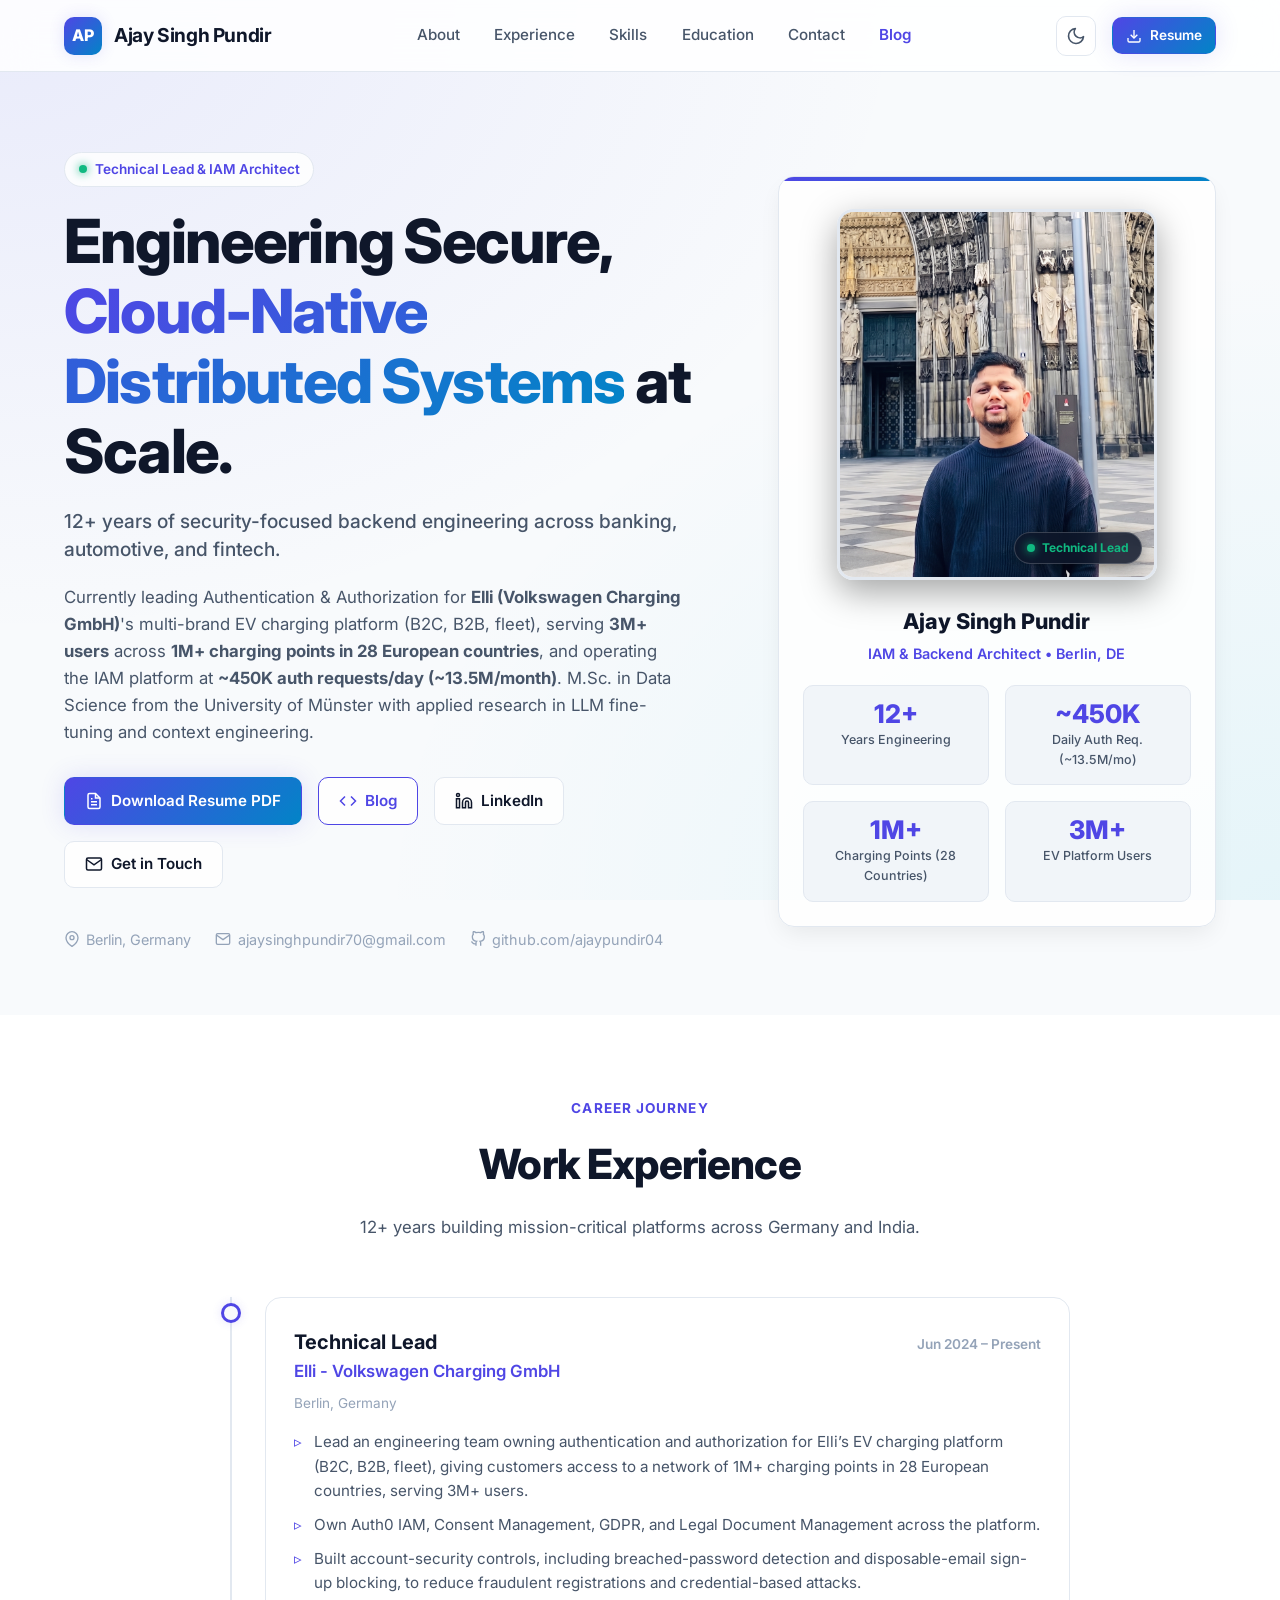
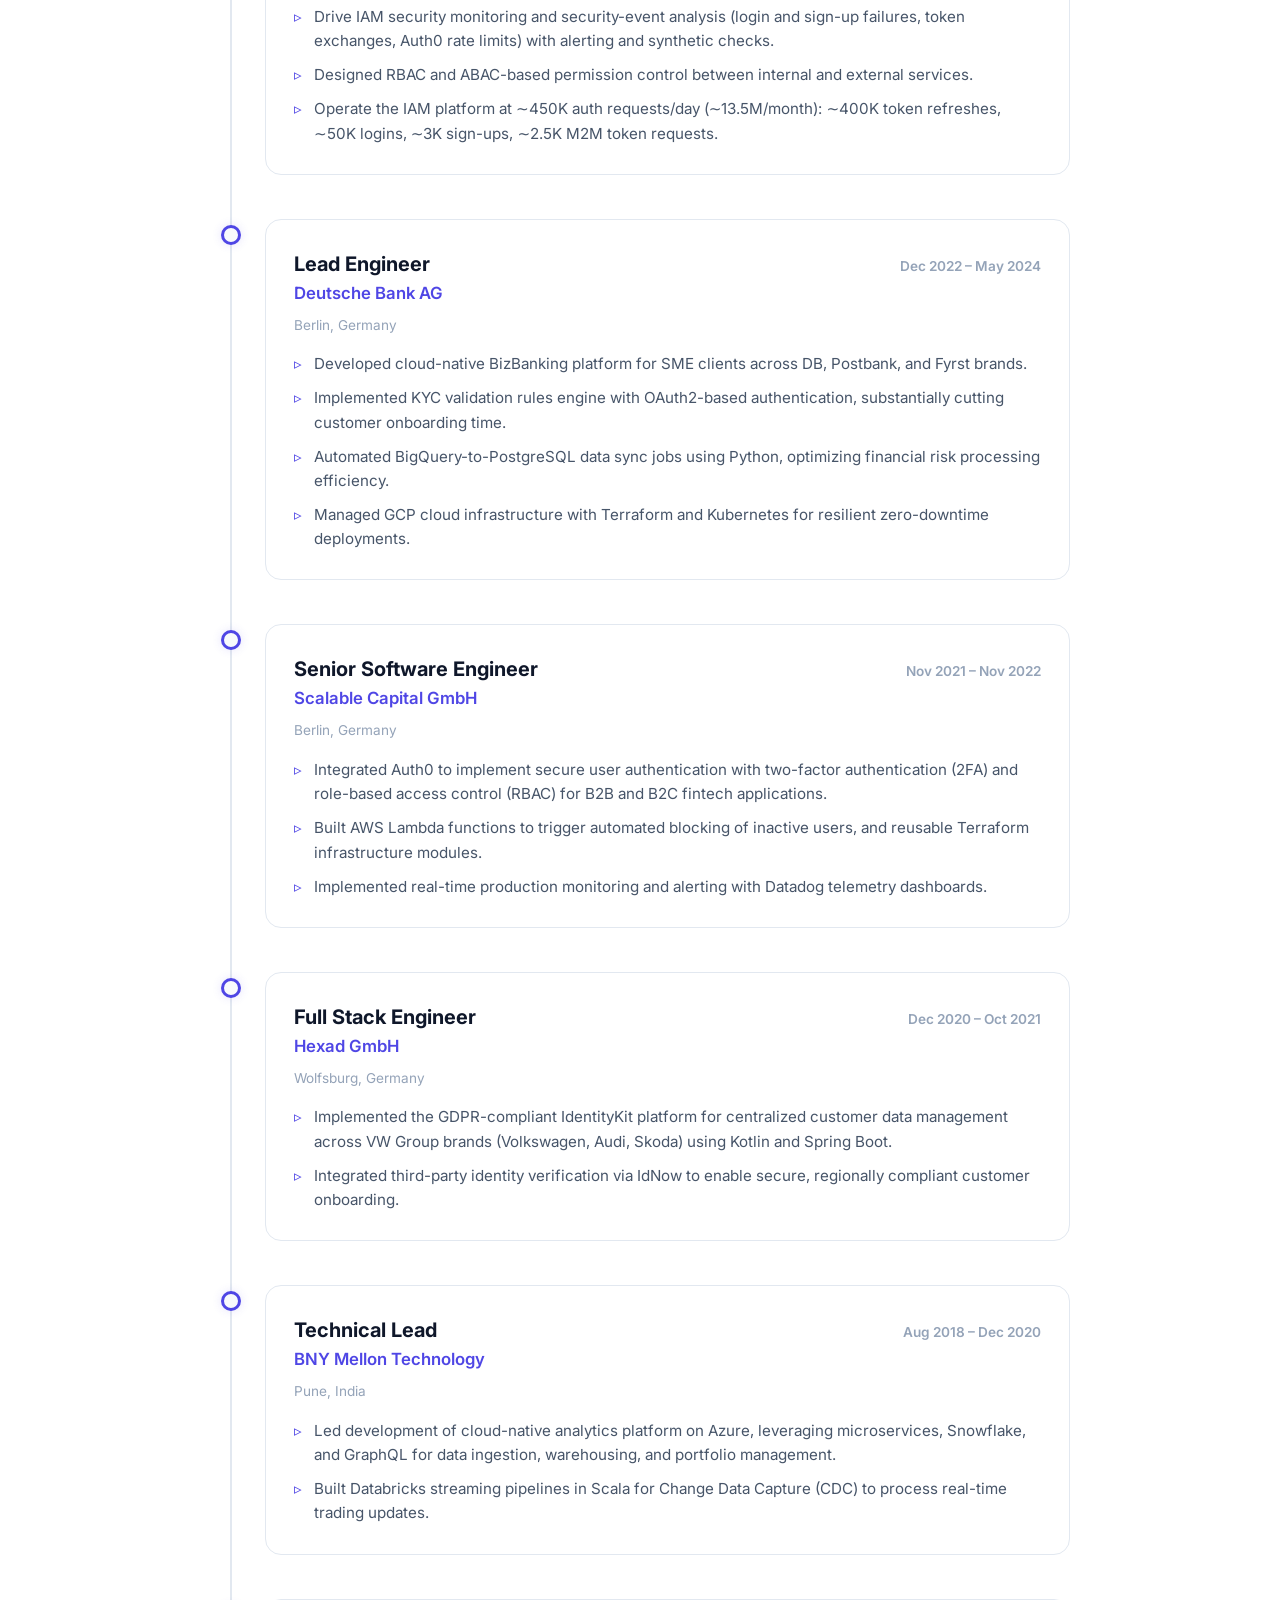
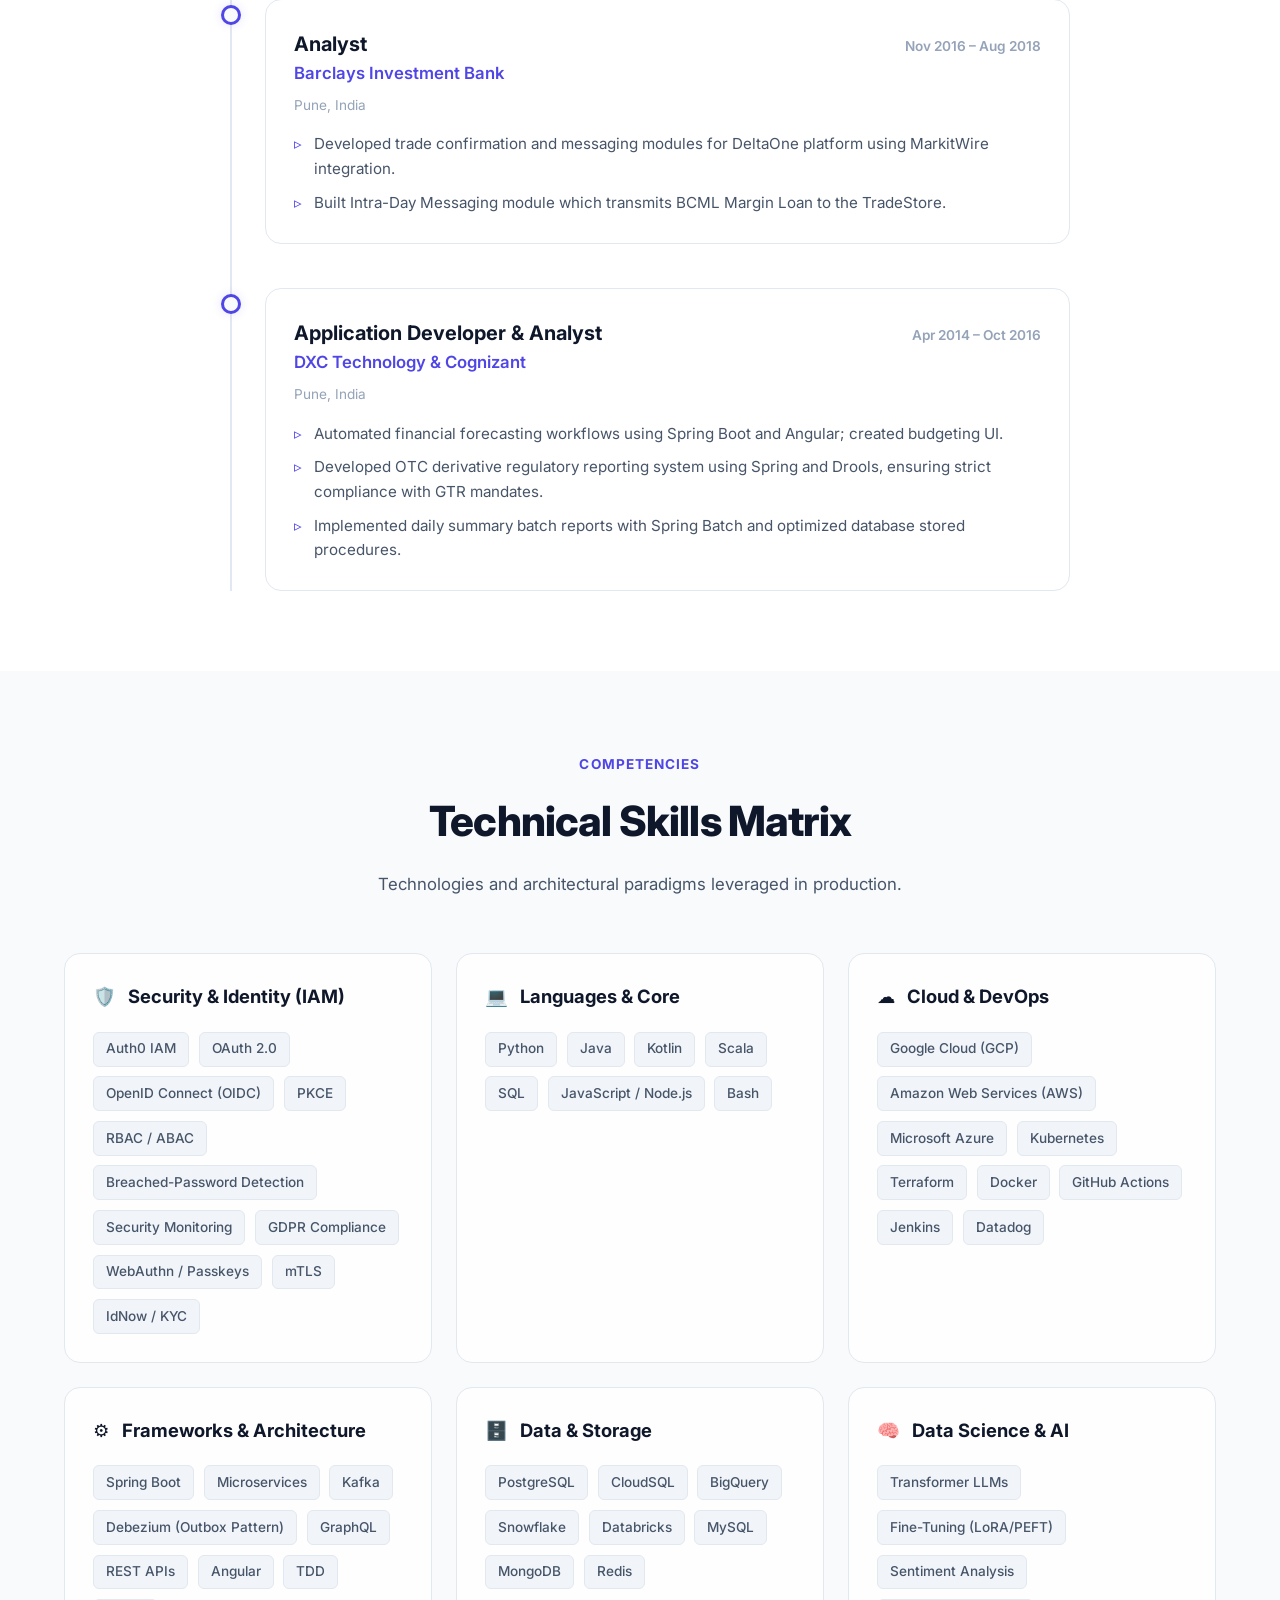
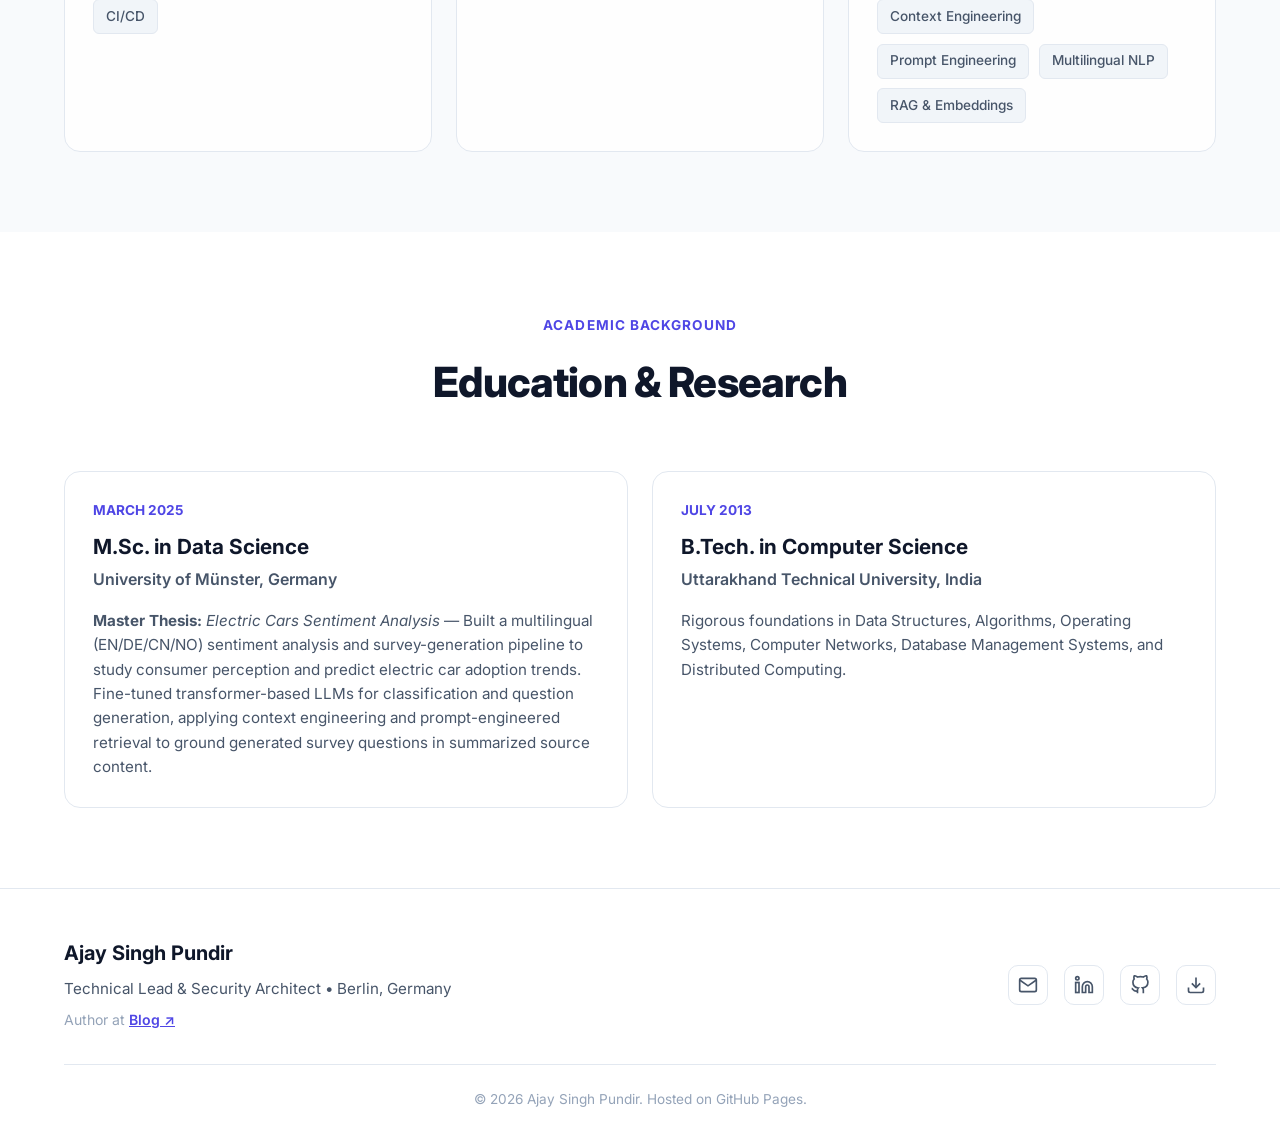
<file: index.html>
<!DOCTYPE html>
<html lang="en" data-theme="dark">
<head>
  <meta charset="UTF-8">
  <meta name="viewport" content="width=device-width, initial-scale=1.0">
  <title>Ajay Singh Pundir | Technical Lead & Security Architect</title>
  <meta name="description" content="Technical Lead with 12+ years of security-focused backend engineering across banking, automotive, and fintech. Currently leads Authentication & Authorization at Elli (Volkswagen Charging GmbH). M.Sc. in Data Science.">
  <meta name="author" content="Ajay Singh Pundir">

  <!-- Canonical & Search Optimization -->
  <link rel="canonical" href="https://ajaypundir04.github.io/aj-profile/">
  <meta name="robots" content="index, follow, max-snippet:-1, max-image-preview:large, max-video-preview:-1">
  <meta name="keywords" content="Ajay Singh Pundir, Technical Lead, Security Architect, system design interview questions, interview questions, software engineering interview questions, IAM, OAuth2, OpenID Connect, Distributed Systems, Cloud Architecture, Elli, Volkswagen Charging, Data Science, Berlin Software Engineer">

  <!-- Open Graph / Social -->
  <meta property="og:type" content="profile">
  <meta property="og:site_name" content="Ajay Singh Pundir">
  <meta property="og:locale" content="en_US">
  <meta property="og:url" content="https://ajaypundir04.github.io/aj-profile/">
  <meta property="og:title" content="Ajay Singh Pundir | Technical Lead & Security Architect">
  <meta property="og:description" content="Technical Lead with 12+ years of security-focused backend engineering across banking, automotive, and fintech. Currently leads Authentication & Authorization at Elli (Volkswagen Charging GmbH). M.Sc. in Data Science.">
  <meta property="og:image" content="https://ajaypundir04.github.io/aj-profile/profile.jpeg?v=3">

  <!-- Twitter Card -->
  <meta name="twitter:card" content="summary_large_image">
  <meta name="twitter:title" content="Ajay Singh Pundir | Technical Lead & Security Architect">
  <meta name="twitter:description" content="Technical Lead with 12+ years of security-focused backend engineering across banking, automotive, and fintech. Leads IAM at Elli (Volkswagen Charging GmbH).">
  <meta name="twitter:image" content="https://ajaypundir04.github.io/aj-profile/profile.jpeg?v=3">

  <!-- Structured Data: Schema.org Person & ProfilePage for AI & Search Engines -->
  <script type="application/ld+json">
  {
    "@context": "https://schema.org",
    "@graph": [
      {
        "@type": "Person",
        "@id": "https://ajaypundir04.github.io/aj-profile/#person",
        "name": "Ajay Singh Pundir",
        "jobTitle": "Technical Lead & Security Architect",
        "description": "Technical Lead with 12+ years of security-focused backend engineering across banking, automotive, and fintech. Leading Authentication & Authorization at Elli (Volkswagen Charging GmbH).",
        "url": "https://ajaypundir04.github.io/aj-profile/",
        "image": "https://ajaypundir04.github.io/aj-profile/profile.jpeg?v=3",
        "sameAs": [
          "https://linkedin.com/in/ajaysinghpundir",
          "https://github.com/ajaypundir04"
        ],
        "worksFor": {
          "@type": "Organization",
          "name": "Elli (Volkswagen Charging GmbH)"
        },
        "alumniOf": {
          "@type": "CollegeOrUniversity",
          "name": "University of Münster"
        },
        "address": {
          "@type": "PostalAddress",
          "addressLocality": "Berlin",
          "addressCountry": "Germany"
        },
        "knowsAbout": [
          "System Design Interview Architecture",
          "Technical Interview Questions & Preparation",
          "Identity and Access Management (IAM)",
          "OAuth 2.0 & OpenID Connect",
          "Distributed Systems Architecture",
          "Cloud Security",
          "Kubernetes",
          "Microservices",
          "EV Charging Infrastructure",
          "Data Science & Machine Learning"
        ]
      },
      {
        "@type": "ProfilePage",
        "@id": "https://ajaypundir04.github.io/aj-profile/#webpage",
        "url": "https://ajaypundir04.github.io/aj-profile/",
        "name": "Ajay Singh Pundir | Technical Lead & Security Architect",
        "isPartOf": {
          "@type": "WebSite",
          "@id": "https://ajaypundir04.github.io/aj-profile/#website",
          "url": "https://ajaypundir04.github.io/aj-profile/",
          "name": "Ajay Singh Pundir Portfolio & Engineering Hub"
        },
        "mainEntity": {
          "@id": "https://ajaypundir04.github.io/aj-profile/#person"
        }
      }
    ]
  }
  </script>

  <!-- Fonts -->
  <link rel="preconnect" href="https://fonts.googleapis.com">
  <link rel="preconnect" href="https://fonts.gstatic.com" crossorigin>
  <link href="https://fonts.googleapis.com/css2?family=Inter:wght@400;500;600;700;800&family=JetBrains+Mono:wght@400;500;700&display=swap" rel="stylesheet">

  <!-- CSS -->
  <link rel="stylesheet" href="assets/css/style.css">
</head>
<body>

  <!-- Navigation -->
  <header class="site-header">
    <div class="container nav-wrapper">
      <a href="index.html" class="logo">
        <span class="logo-badge">AP</span>
        <span>Ajay Singh Pundir</span>
      </a>

      <nav class="nav-links" id="nav-links">
        <a href="#about" class="nav-link">About</a>
        <a href="#experience" class="nav-link">Experience</a>
        <a href="#skills" class="nav-link">Skills</a>
        <a href="#education" class="nav-link">Education</a>
        <a href="#contact" class="nav-link">Contact</a>
        <a href="blog/index.html" class="nav-link" style="color: var(--accent-primary); font-weight: 600;">Blog</a>
      </nav>

      <div class="nav-actions">
        <button class="theme-toggle-btn" id="theme-toggle" aria-label="Toggle theme">
          <svg width="20" height="20" viewBox="0 0 24 24" fill="none" stroke="currentColor" stroke-width="2"><circle cx="12" cy="12" r="5"></circle><line x1="12" y1="1" x2="12" y2="3"></line><line x1="12" y1="21" x2="12" y2="23"></line><line x1="4.22" y1="4.22" x2="5.64" y2="5.64"></line><line x1="18.36" y1="18.36" x2="19.78" y2="19.78"></line><line x1="1" y1="12" x2="3" y2="12"></line><line x1="21" y1="12" x2="23" y2="12"></line><line x1="4.22" y1="19.78" x2="5.64" y2="18.36"></line><line x1="18.36" y1="5.64" x2="19.78" y2="4.22"></line></svg>
        </button>
        <a href="assets/resume_ajay_pundir.pdf" download class="btn btn-primary btn-sm">
          <svg width="16" height="16" viewBox="0 0 24 24" fill="none" stroke="currentColor" stroke-width="2"><path d="M21 15v4a2 2 0 0 1-2 2H5a2 2 0 0 1-2-2v-4"></path><polyline points="7 10 12 15 17 10"></polyline><line x1="12" y1="15" x2="12" y2="3"></line></svg>
          Resume
        </a>
        <button class="mobile-menu-btn" id="mobile-menu-btn" aria-label="Toggle navigation menu">
          <svg width="24" height="24" viewBox="0 0 24 24" fill="none" stroke="currentColor" stroke-width="2"><line x1="3" y1="12" x2="21" y2="12"></line><line x1="3" y1="6" x2="21" y2="6"></line><line x1="3" y1="18" x2="21" y2="18"></line></svg>
        </button>
      </div>
    </div>
  </header>

  <!-- Hero Section -->
  <section class="hero-section" id="about">
    <div class="container hero-grid">
      <div class="hero-content">
        <div class="hero-eyebrow">
          <span class="status-dot"></span>
          Technical Lead & IAM Architect
        </div>
        <h1 class="hero-title">
          Engineering Secure, <span class="gradient-text">Cloud-Native Distributed Systems</span> at Scale.
        </h1>
        <p class="hero-subtitle">
          12+ years of security-focused backend engineering across banking, automotive, and fintech.
        </p>
        <p class="hero-description">
          Currently leading Authentication & Authorization for <strong>Elli (Volkswagen Charging GmbH)</strong>'s multi-brand EV charging platform (B2C, B2B, fleet), serving <strong>3M+ users</strong> across <strong>1M+ charging points in 28 European countries</strong>, and operating the IAM platform at <strong>~450K auth requests/day (~13.5M/month)</strong>. M.Sc. in Data Science from the University of Münster with applied research in LLM fine-tuning and context engineering.
        </p>
        <div class="hero-cta">
          <a href="assets/resume_ajay_pundir.pdf" download class="btn btn-primary">
            <svg width="18" height="18" viewBox="0 0 24 24" fill="none" stroke="currentColor" stroke-width="2"><path d="M14 2H6a2 2 0 0 0-2 2v16a2 2 0 0 0 2 2h12a2 2 0 0 0 2-2V8z"></path><polyline points="14 2 14 8 20 8"></polyline><line x1="16" y1="13" x2="8" y2="13"></line><line x1="16" y1="17" x2="8" y2="17"></line><polyline points="10 9 9 9 8 9"></polyline></svg>
            Download Resume PDF
          </a>
          <a href="blog/index.html" class="btn btn-secondary" style="border-color: var(--accent-primary); color: var(--accent-primary); font-weight: 600;">
            <svg width="18" height="18" viewBox="0 0 24 24" fill="none" stroke="currentColor" stroke-width="2"><polyline points="16 18 22 12 16 6"></polyline><polyline points="8 6 2 12 8 18"></polyline></svg>
            Blog
          </a>
          <a href="https://linkedin.com/in/ajaysinghpundir" target="_blank" rel="noopener" class="btn btn-secondary">
            <svg width="18" height="18" viewBox="0 0 24 24" fill="none" stroke="currentColor" stroke-width="2"><path d="M16 8a6 6 0 0 1 6 6v7h-4v-7a2 2 0 0 0-2-2 2 2 0 0 0-2 2v7h-4v-7a6 6 0 0 1 6-6z"></path><rect x="2" y="9" width="4" height="12"></rect><circle cx="4" cy="4" r="2"></circle></svg>
            LinkedIn
          </a>
          <a href="mailto:ajaysinghpundir70@gmail.com" class="btn btn-secondary">
            <svg width="18" height="18" viewBox="0 0 24 24" fill="none" stroke="currentColor" stroke-width="2"><path d="M4 4h16c1.1 0 2 .9 2 2v12c0 1.1-.9 2-2 2H4c-1.1 0-2-.9-2-2V6c0-1.1.9-2 2-2z"></path><polyline points="22,6 12,13 2,6"></polyline></svg>
            Get in Touch
          </a>
        </div>
        <div class="hero-meta">
          <span class="hero-meta-item">
            <svg width="16" height="16" viewBox="0 0 24 24" fill="none" stroke="currentColor" stroke-width="2"><path d="M21 10c0 7-9 13-9 13s-9-6-9-13a9 9 0 0 1 18 0z"></path><circle cx="12" cy="10" r="3"></circle></svg>
            Berlin, Germany
          </span>
          <span class="hero-meta-item">
            <svg width="16" height="16" viewBox="0 0 24 24" fill="none" stroke="currentColor" stroke-width="2"><path d="M4 4h16c1.1 0 2 .9 2 2v12c0 1.1-.9 2-2 2H4c-1.1 0-2-.9-2-2V6c0-1.1.9-2 2-2z"></path><polyline points="22,6 12,13 2,6"></polyline></svg>
            ajaysinghpundir70@gmail.com
          </span>
          <span class="hero-meta-item">
            <svg width="16" height="16" viewBox="0 0 24 24" fill="none" stroke="currentColor" stroke-width="2"><path d="M9 19c-5 1.5-5-2.5-7-3m14 6v-3.87a3.37 3.37 0 0 0-.94-2.61c3.14-.35 6.44-1.54 6.44-7A5.44 5.44 0 0 0 20 4.77 5.07 5.07 0 0 0 19.91 1S18.73.65 16 2.48a13.38 13.38 0 0 0-7 0C6.27.65 5.09 1 5.09 1A5.07 5.07 0 0 0 5 4.77a5.44 5.44 0 0 0-1.5 3.78c0 5.42 3.3 6.61 6.44 7A3.37 3.37 0 0 0 9 18.13V22"></path></svg>
            github.com/ajaypundir04
          </span>
        </div>
      </div>

      <!-- Profile Photo & Core Metrics Card -->
      <div class="hero-card">
        <div class="profile-photo-wrapper">
          <a href="profile.jpeg" target="_blank" rel="noopener" title="Open full-resolution photo" style="display: block; width: 100%; height: 100%;">
            <img src="profile.jpeg?v=3" alt="Ajay Singh Pundir - Technical Lead" class="profile-photo" width="1920" height="2224" loading="eager">
          </a>
          <div class="profile-status-badge">
            <span class="status-dot"></span>
            Technical Lead
          </div>
        </div>
        <h2 class="profile-card-name">Ajay Singh Pundir</h2>
        <div class="profile-card-role">IAM & Backend Architect • Berlin, DE</div>
        
        <div class="hero-stat-grid">
          <div class="hero-stat-item">
            <div class="hero-stat-number">12+</div>
            <div class="hero-stat-label">Years Engineering</div>
          </div>
          <div class="hero-stat-item">
            <div class="hero-stat-number">~450K</div>
            <div class="hero-stat-label">Daily Auth Req. (~13.5M/mo)</div>
          </div>
          <div class="hero-stat-item">
            <div class="hero-stat-number">1M+</div>
            <div class="hero-stat-label">Charging Points (28 Countries)</div>
          </div>
          <div class="hero-stat-item">
            <div class="hero-stat-number">3M+</div>
            <div class="hero-stat-label">EV Platform Users</div>
          </div>
        </div>
      </div>
    </div>
  </section>

  <!-- Career Experience Timeline -->
  <section class="section section-alt" id="experience">
    <div class="container">
      <div class="section-header">
        <span class="section-tag">Career Journey</span>
        <h2 class="section-title">Work Experience</h2>
        <p class="section-desc">12+ years building mission-critical platforms across Germany and India.</p>
      </div>

      <div class="timeline">
        <!-- Elli -->
        <div class="timeline-item">
          <div class="timeline-marker"></div>
          <div class="timeline-card">
            <div class="timeline-header">
              <div>
                <h3 class="timeline-role">Technical Lead</h3>
                <div class="timeline-company">Elli - Volkswagen Charging GmbH</div>
              </div>
              <div class="timeline-date">Jun 2024 – Present</div>
            </div>
            <div class="timeline-location">Berlin, Germany</div>
            <div class="timeline-points">
              <div class="timeline-point">Lead an engineering team owning authentication and authorization for Elli’s EV charging platform (B2C, B2B, fleet), giving customers access to a network of 1M+ charging points in 28 European countries, serving 3M+ users.</div>
              <div class="timeline-point">Own Auth0 IAM, Consent Management, GDPR, and Legal Document Management across the platform.</div>
              <div class="timeline-point">Built account-security controls, including breached-password detection and disposable-email sign-up blocking, to reduce fraudulent registrations and credential-based attacks.</div>
              <div class="timeline-point">Drive IAM security monitoring and security-event analysis (login and sign-up failures, token exchanges, Auth0 rate limits) with alerting and synthetic checks.</div>
              <div class="timeline-point">Designed RBAC and ABAC-based permission control between internal and external services.</div>
              <div class="timeline-point">Operate the IAM platform at ∼450K auth requests/day (∼13.5M/month): ∼400K token refreshes, ∼50K logins, ∼3K sign-ups, ∼2.5K M2M token requests.</div>
            </div>
          </div>
        </div>

        <!-- Deutsche Bank -->
        <div class="timeline-item">
          <div class="timeline-marker"></div>
          <div class="timeline-card">
            <div class="timeline-header">
              <div>
                <h3 class="timeline-role">Lead Engineer</h3>
                <div class="timeline-company">Deutsche Bank AG</div>
              </div>
              <div class="timeline-date">Dec 2022 – May 2024</div>
            </div>
            <div class="timeline-location">Berlin, Germany</div>
            <div class="timeline-points">
              <div class="timeline-point">Developed cloud-native BizBanking platform for SME clients across DB, Postbank, and Fyrst brands.</div>
              <div class="timeline-point">Implemented KYC validation rules engine with OAuth2-based authentication, substantially cutting customer onboarding time.</div>
              <div class="timeline-point">Automated BigQuery-to-PostgreSQL data sync jobs using Python, optimizing financial risk processing efficiency.</div>
              <div class="timeline-point">Managed GCP cloud infrastructure with Terraform and Kubernetes for resilient zero-downtime deployments.</div>
            </div>
          </div>
        </div>

        <!-- Scalable Capital -->
        <div class="timeline-item">
          <div class="timeline-marker"></div>
          <div class="timeline-card">
            <div class="timeline-header">
              <div>
                <h3 class="timeline-role">Senior Software Engineer</h3>
                <div class="timeline-company">Scalable Capital GmbH</div>
              </div>
              <div class="timeline-date">Nov 2021 – Nov 2022</div>
            </div>
            <div class="timeline-location">Berlin, Germany</div>
            <div class="timeline-points">
              <div class="timeline-point">Integrated Auth0 to implement secure user authentication with two-factor authentication (2FA) and role-based access control (RBAC) for B2B and B2C fintech applications.</div>
              <div class="timeline-point">Built AWS Lambda functions to trigger automated blocking of inactive users, and reusable Terraform infrastructure modules.</div>
              <div class="timeline-point">Implemented real-time production monitoring and alerting with Datadog telemetry dashboards.</div>
            </div>
          </div>
        </div>

        <!-- Hexad -->
        <div class="timeline-item">
          <div class="timeline-marker"></div>
          <div class="timeline-card">
            <div class="timeline-header">
              <div>
                <h3 class="timeline-role">Full Stack Engineer</h3>
                <div class="timeline-company">Hexad GmbH</div>
              </div>
              <div class="timeline-date">Dec 2020 – Oct 2021</div>
            </div>
            <div class="timeline-location">Wolfsburg, Germany</div>
            <div class="timeline-points">
              <div class="timeline-point">Implemented the GDPR-compliant IdentityKit platform for centralized customer data management across VW Group brands (Volkswagen, Audi, Skoda) using Kotlin and Spring Boot.</div>
              <div class="timeline-point">Integrated third-party identity verification via IdNow to enable secure, regionally compliant customer onboarding.</div>
            </div>
          </div>
        </div>

        <!-- BNY Mellon -->
        <div class="timeline-item">
          <div class="timeline-marker"></div>
          <div class="timeline-card">
            <div class="timeline-header">
              <div>
                <h3 class="timeline-role">Technical Lead</h3>
                <div class="timeline-company">BNY Mellon Technology</div>
              </div>
              <div class="timeline-date">Aug 2018 – Dec 2020</div>
            </div>
            <div class="timeline-location">Pune, India</div>
            <div class="timeline-points">
              <div class="timeline-point">Led development of cloud-native analytics platform on Azure, leveraging microservices, Snowflake, and GraphQL for data ingestion, warehousing, and portfolio management.</div>
              <div class="timeline-point">Built Databricks streaming pipelines in Scala for Change Data Capture (CDC) to process real-time trading updates.</div>
            </div>
          </div>
        </div>

        <!-- Barclays -->
        <div class="timeline-item">
          <div class="timeline-marker"></div>
          <div class="timeline-card">
            <div class="timeline-header">
              <div>
                <h3 class="timeline-role">Analyst</h3>
                <div class="timeline-company">Barclays Investment Bank</div>
              </div>
              <div class="timeline-date">Nov 2016 – Aug 2018</div>
            </div>
            <div class="timeline-location">Pune, India</div>
            <div class="timeline-points">
              <div class="timeline-point">Developed trade confirmation and messaging modules for DeltaOne platform using MarkitWire integration.</div>
              <div class="timeline-point">Built Intra-Day Messaging module which transmits BCML Margin Loan to the TradeStore.</div>
            </div>
          </div>
        </div>

        <!-- DXC & Cognizant -->
        <div class="timeline-item">
          <div class="timeline-marker"></div>
          <div class="timeline-card">
            <div class="timeline-header">
              <div>
                <h3 class="timeline-role">Application Developer & Analyst</h3>
                <div class="timeline-company">DXC Technology & Cognizant</div>
              </div>
              <div class="timeline-date">Apr 2014 – Oct 2016</div>
            </div>
            <div class="timeline-location">Pune, India</div>
            <div class="timeline-points">
              <div class="timeline-point">Automated financial forecasting workflows using Spring Boot and Angular; created budgeting UI.</div>
              <div class="timeline-point">Developed OTC derivative regulatory reporting system using Spring and Drools, ensuring strict compliance with GTR mandates.</div>
              <div class="timeline-point">Implemented daily summary batch reports with Spring Batch and optimized database stored procedures.</div>
            </div>
          </div>
        </div>
      </div>
    </div>
  </section>

  <!-- Skills Matrix -->
  <section class="section" id="skills">
    <div class="container">
      <div class="section-header">
        <span class="section-tag">Competencies</span>
        <h2 class="section-title">Technical Skills Matrix</h2>
        <p class="section-desc">Technologies and architectural paradigms leveraged in production.</p>
      </div>

      <div class="skills-grid">
        <div class="skill-category-card">
          <div class="skill-cat-title">
            <span>🛡️</span> Security & Identity (IAM)
          </div>
          <div class="skill-pills">
            <span class="skill-pill">Auth0 IAM</span>
            <span class="skill-pill">OAuth 2.0</span>
            <span class="skill-pill">OpenID Connect (OIDC)</span>
            <span class="skill-pill">PKCE</span>
            <span class="skill-pill">RBAC / ABAC</span>
            <span class="skill-pill">Breached-Password Detection</span>
            <span class="skill-pill">Security Monitoring</span>
            <span class="skill-pill">GDPR Compliance</span>
            <span class="skill-pill">WebAuthn / Passkeys</span>
            <span class="skill-pill">mTLS</span>
            <span class="skill-pill">IdNow / KYC</span>
          </div>
        </div>

        <div class="skill-category-card">
          <div class="skill-cat-title">
            <span>💻</span> Languages & Core
          </div>
          <div class="skill-pills">
            <span class="skill-pill">Python</span>
            <span class="skill-pill">Java</span>
            <span class="skill-pill">Kotlin</span>
            <span class="skill-pill">Scala</span>
            <span class="skill-pill">SQL</span>
            <span class="skill-pill">JavaScript / Node.js</span>
            <span class="skill-pill">Bash</span>
          </div>
        </div>

        <div class="skill-category-card">
          <div class="skill-cat-title">
            <span>☁️</span> Cloud & DevOps
          </div>
          <div class="skill-pills">
            <span class="skill-pill">Google Cloud (GCP)</span>
            <span class="skill-pill">Amazon Web Services (AWS)</span>
            <span class="skill-pill">Microsoft Azure</span>
            <span class="skill-pill">Kubernetes</span>
            <span class="skill-pill">Terraform</span>
            <span class="skill-pill">Docker</span>
            <span class="skill-pill">GitHub Actions</span>
            <span class="skill-pill">Jenkins</span>
            <span class="skill-pill">Datadog</span>
          </div>
        </div>

        <div class="skill-category-card">
          <div class="skill-cat-title">
            <span>⚙️</span> Frameworks & Architecture
          </div>
          <div class="skill-pills">
            <span class="skill-pill">Spring Boot</span>
            <span class="skill-pill">Microservices</span>
            <span class="skill-pill">Kafka</span>
            <span class="skill-pill">Debezium (Outbox Pattern)</span>
            <span class="skill-pill">GraphQL</span>
            <span class="skill-pill">REST APIs</span>
            <span class="skill-pill">Angular</span>
            <span class="skill-pill">TDD</span>
            <span class="skill-pill">CI/CD</span>
          </div>
        </div>

        <div class="skill-category-card">
          <div class="skill-cat-title">
            <span>🗄️</span> Data & Storage
          </div>
          <div class="skill-pills">
            <span class="skill-pill">PostgreSQL</span>
            <span class="skill-pill">CloudSQL</span>
            <span class="skill-pill">BigQuery</span>
            <span class="skill-pill">Snowflake</span>
            <span class="skill-pill">Databricks</span>
            <span class="skill-pill">MySQL</span>
            <span class="skill-pill">MongoDB</span>
            <span class="skill-pill">Redis</span>
          </div>
        </div>

        <div class="skill-category-card">
          <div class="skill-cat-title">
            <span>🧠</span> Data Science & AI
          </div>
          <div class="skill-pills">
            <span class="skill-pill">Transformer LLMs</span>
            <span class="skill-pill">Fine-Tuning (LoRA/PEFT)</span>
            <span class="skill-pill">Sentiment Analysis</span>
            <span class="skill-pill">Context Engineering</span>
            <span class="skill-pill">Prompt Engineering</span>
            <span class="skill-pill">Multilingual NLP</span>
            <span class="skill-pill">RAG & Embeddings</span>
          </div>
        </div>
      </div>
    </div>
  </section>

  <!-- Education & Research -->
  <section class="section section-alt" id="education">
    <div class="container">
      <div class="section-header">
        <span class="section-tag">Academic Background</span>
        <h2 class="section-title">Education & Research</h2>
      </div>

      <div class="skills-grid" style="grid-template-columns: repeat(auto-fit, minmax(340px, 1fr));">
        <div class="skill-category-card">
          <div style="font-size: 0.85rem; font-weight: 700; color: var(--accent-primary); margin-bottom: 0.5rem;">MARCH 2025</div>
          <h3 style="font-size: 1.3rem; font-weight: 700; margin-bottom: 0.25rem;">M.Sc. in Data Science</h3>
          <div style="font-weight: 600; color: var(--text-secondary); margin-bottom: 1rem;">University of Münster, Germany</div>
          <p style="font-size: 0.95rem; color: var(--text-secondary); line-height: 1.6;">
            <strong>Master Thesis:</strong> <em>Electric Cars Sentiment Analysis</em> — Built a multilingual (EN/DE/CN/NO) sentiment analysis and survey-generation pipeline to study consumer perception and predict electric car adoption trends. Fine-tuned transformer-based LLMs for classification and question generation, applying context engineering and prompt-engineered retrieval to ground generated survey questions in summarized source content.
          </p>
        </div>

        <div class="skill-category-card">
          <div style="font-size: 0.85rem; font-weight: 700; color: var(--accent-primary); margin-bottom: 0.5rem;">JULY 2013</div>
          <h3 style="font-size: 1.3rem; font-weight: 700; margin-bottom: 0.25rem;">B.Tech. in Computer Science</h3>
          <div style="font-weight: 600; color: var(--text-secondary); margin-bottom: 1rem;">Uttarakhand Technical University, India</div>
          <p style="font-size: 0.95rem; color: var(--text-secondary); line-height: 1.6;">
            Rigorous foundations in Data Structures, Algorithms, Operating Systems, Computer Networks, Database Management Systems, and Distributed Computing.
          </p>
        </div>
      </div>
    </div>
  </section>

  <!-- Contact & Footer -->
  <footer class="site-footer" id="contact">
    <div class="container">
      <div class="footer-grid">
        <div>
          <h3 style="font-size: 1.25rem; font-weight: 700; margin-bottom: 0.5rem;">Ajay Singh Pundir</h3>
          <p style="color: var(--text-secondary); font-size: 0.95rem; margin-bottom: 0.5rem;">Technical Lead & Security Architect • Berlin, Germany</p>
          <p style="font-size: 0.88rem; color: var(--text-muted);">
            Author at <a href="blog/index.html" style="color: var(--accent-primary); font-weight: 600; text-decoration: underline;">Blog ↗</a>
          </p>
        </div>
        <div class="footer-socials">
          <a href="mailto:ajaysinghpundir70@gmail.com" class="footer-social-link" title="Email Ajay">
            <svg width="20" height="20" viewBox="0 0 24 24" fill="none" stroke="currentColor" stroke-width="2"><path d="M4 4h16c1.1 0 2 .9 2 2v12c0 1.1-.9 2-2 2H4c-1.1 0-2-.9-2-2V6c0-1.1.9-2 2-2z"></path><polyline points="22,6 12,13 2,6"></polyline></svg>
          </a>
          <a href="https://linkedin.com/in/ajaysinghpundir" target="_blank" rel="noopener" class="footer-social-link" title="LinkedIn Profile">
            <svg width="20" height="20" viewBox="0 0 24 24" fill="none" stroke="currentColor" stroke-width="2"><path d="M16 8a6 6 0 0 1 6 6v7h-4v-7a2 2 0 0 0-2-2 2 2 0 0 0-2 2v7h-4v-7a6 6 0 0 1 6-6z"></path><rect x="2" y="9" width="4" height="12"></rect><circle cx="4" cy="4" r="2"></circle></svg>
          </a>
          <a href="https://github.com/ajaypundir04" target="_blank" rel="noopener" class="footer-social-link" title="GitHub Profile">
            <svg width="20" height="20" viewBox="0 0 24 24" fill="none" stroke="currentColor" stroke-width="2"><path d="M9 19c-5 1.5-5-2.5-7-3m14 6v-3.87a3.37 3.37 0 0 0-.94-2.61c3.14-.35 6.44-1.54 6.44-7A5.44 5.44 0 0 0 20 4.77 5.07 5.07 0 0 0 19.91 1S18.73.65 16 2.48a13.38 13.38 0 0 0-7 0C6.27.65 5.09 1 5.09 1A5.07 5.07 0 0 0 5 4.77a5.44 5.44 0 0 0-1.5 3.78c0 5.42 3.3 6.61 6.44 7A3.37 3.37 0 0 0 9 18.13V22"></path></svg>
          </a>
          <a href="assets/resume_ajay_pundir.pdf" download class="footer-social-link" title="Download Resume PDF">
            <svg width="20" height="20" viewBox="0 0 24 24" fill="none" stroke="currentColor" stroke-width="2"><path d="M21 15v4a2 2 0 0 1-2 2H5a2 2 0 0 1-2-2v-4"></path><polyline points="7 10 12 15 17 10"></polyline><line x1="12" y1="15" x2="12" y2="3"></line></svg>
          </a>
        </div>
      </div>
      <div class="footer-copyright">
        © 2026 Ajay Singh Pundir. Hosted on GitHub Pages.
      </div>
    </div>
  </footer>

  <!-- Analytics -->
  <script data-goatcounter="https://ajaypundir04.goatcounter.com/count"
          async src="//gc.zgo.at/count.js"></script>
  <script src="assets/js/main.js"></script>
</body>
</html>
</file>
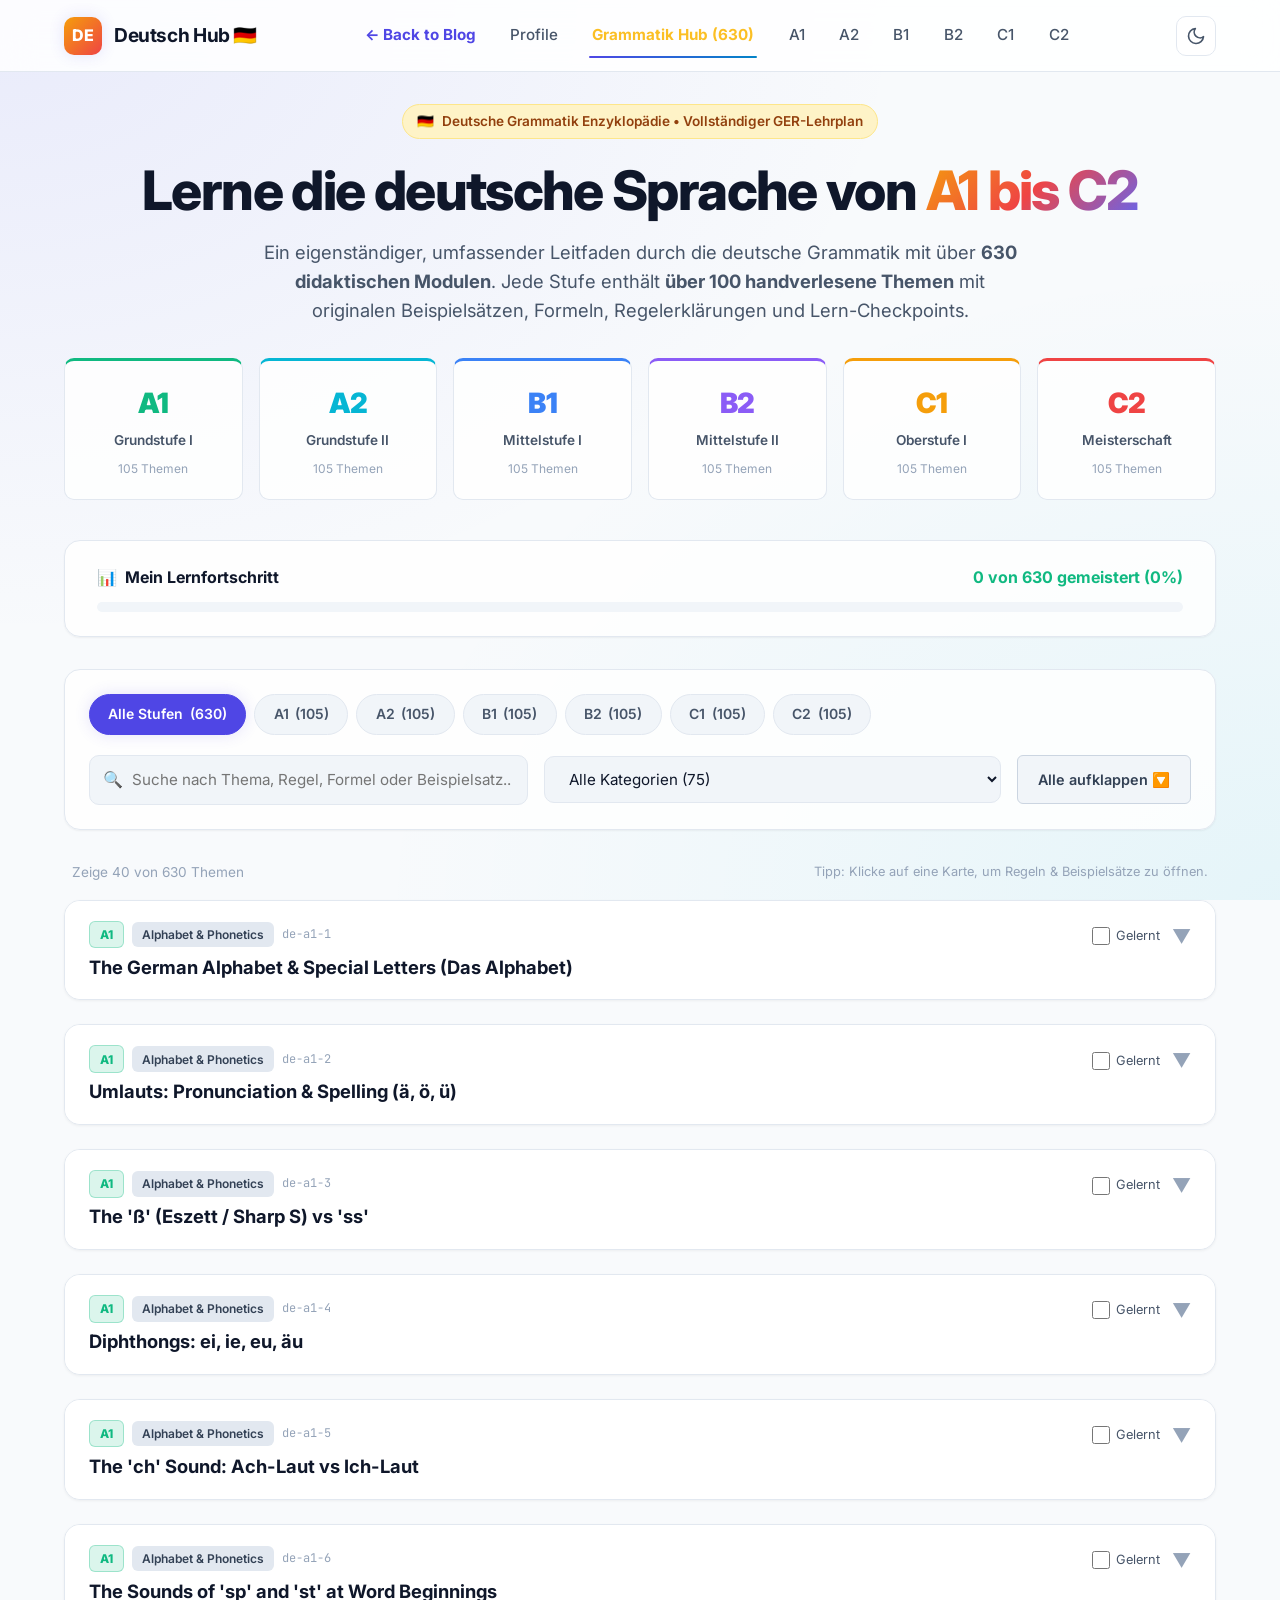
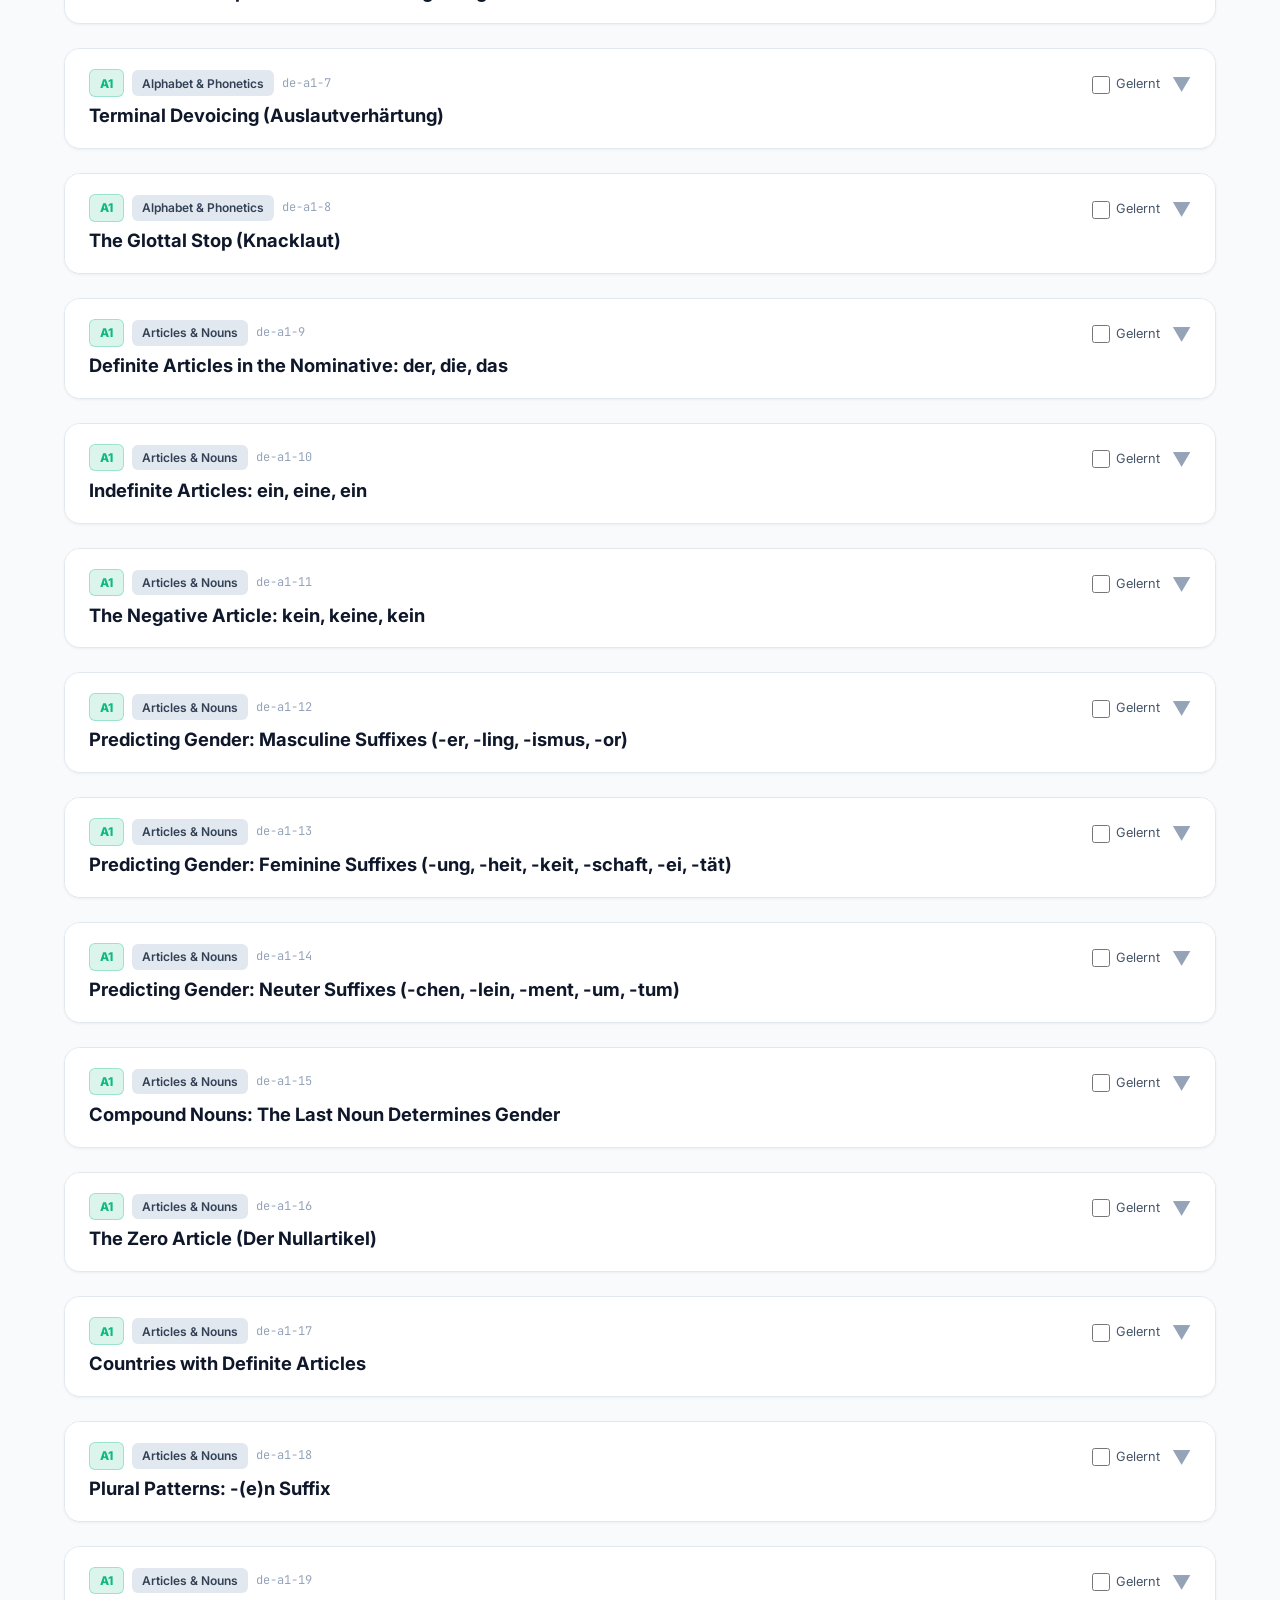
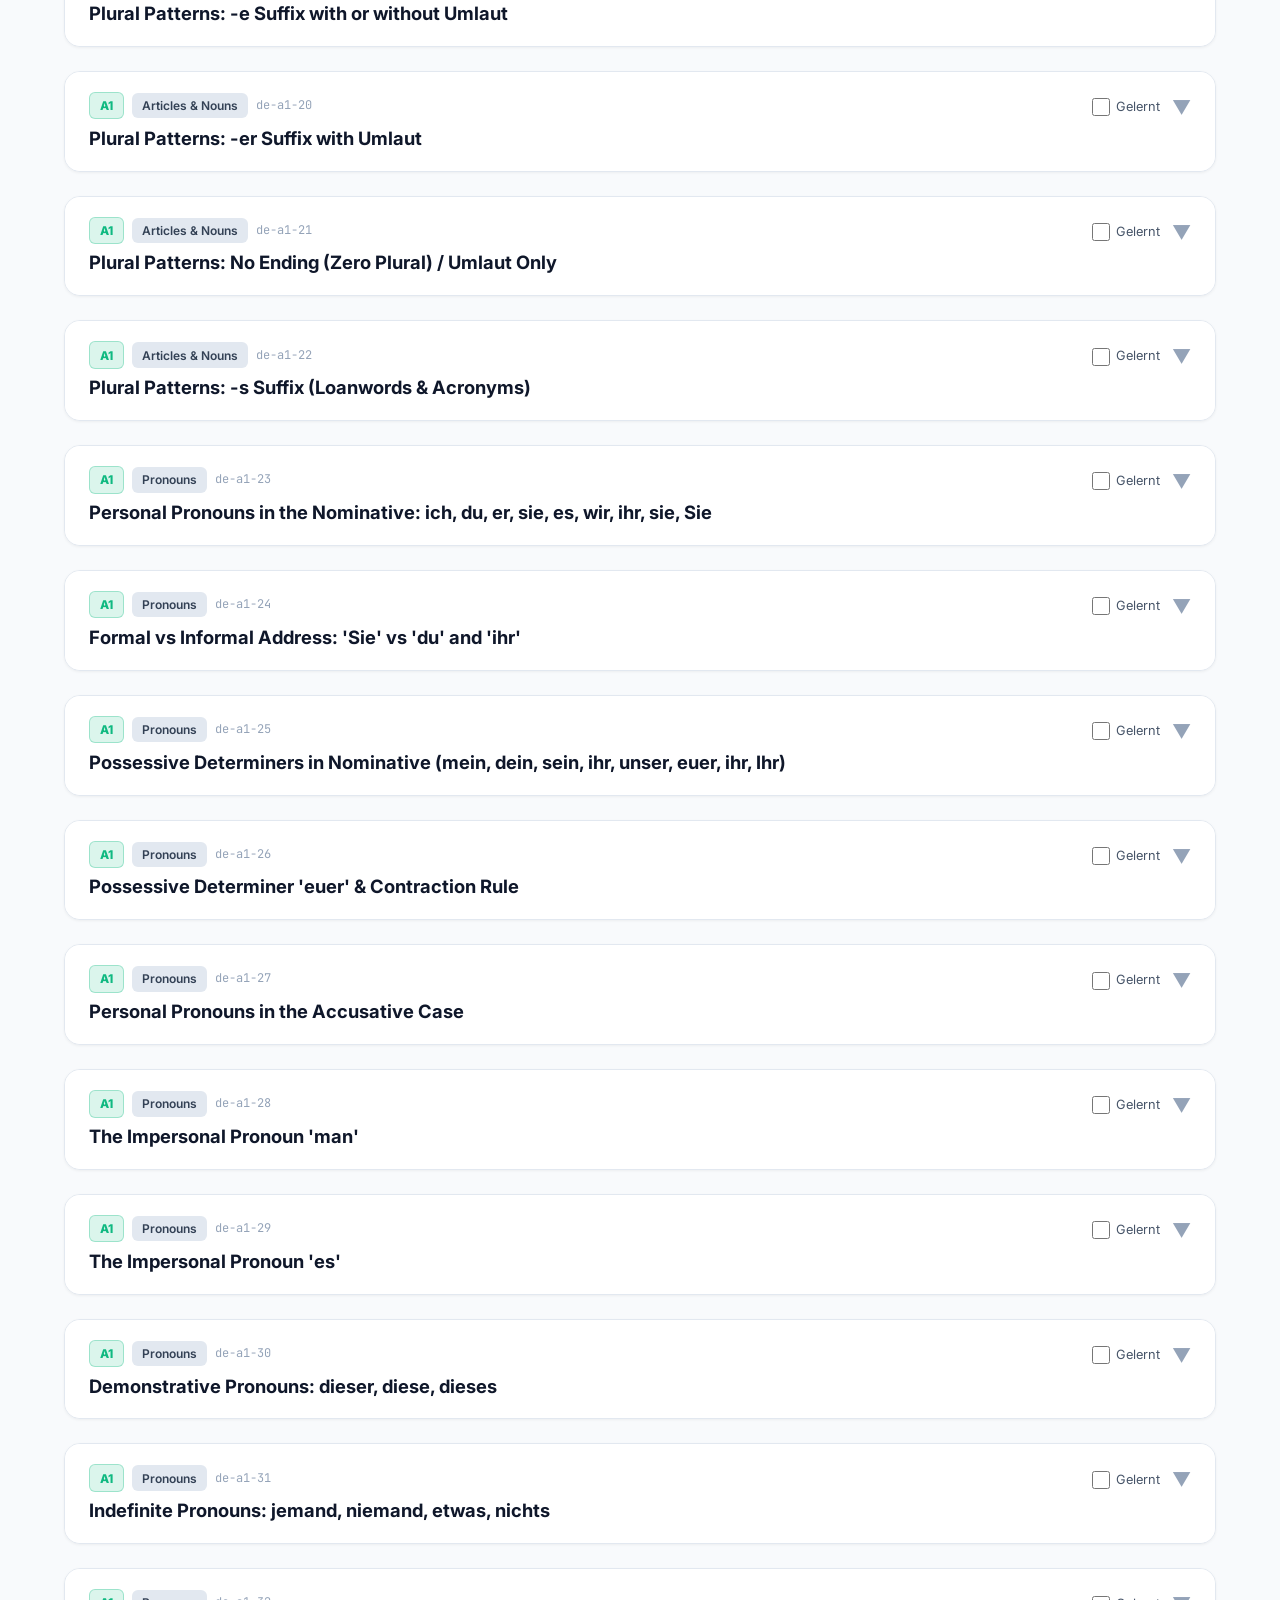
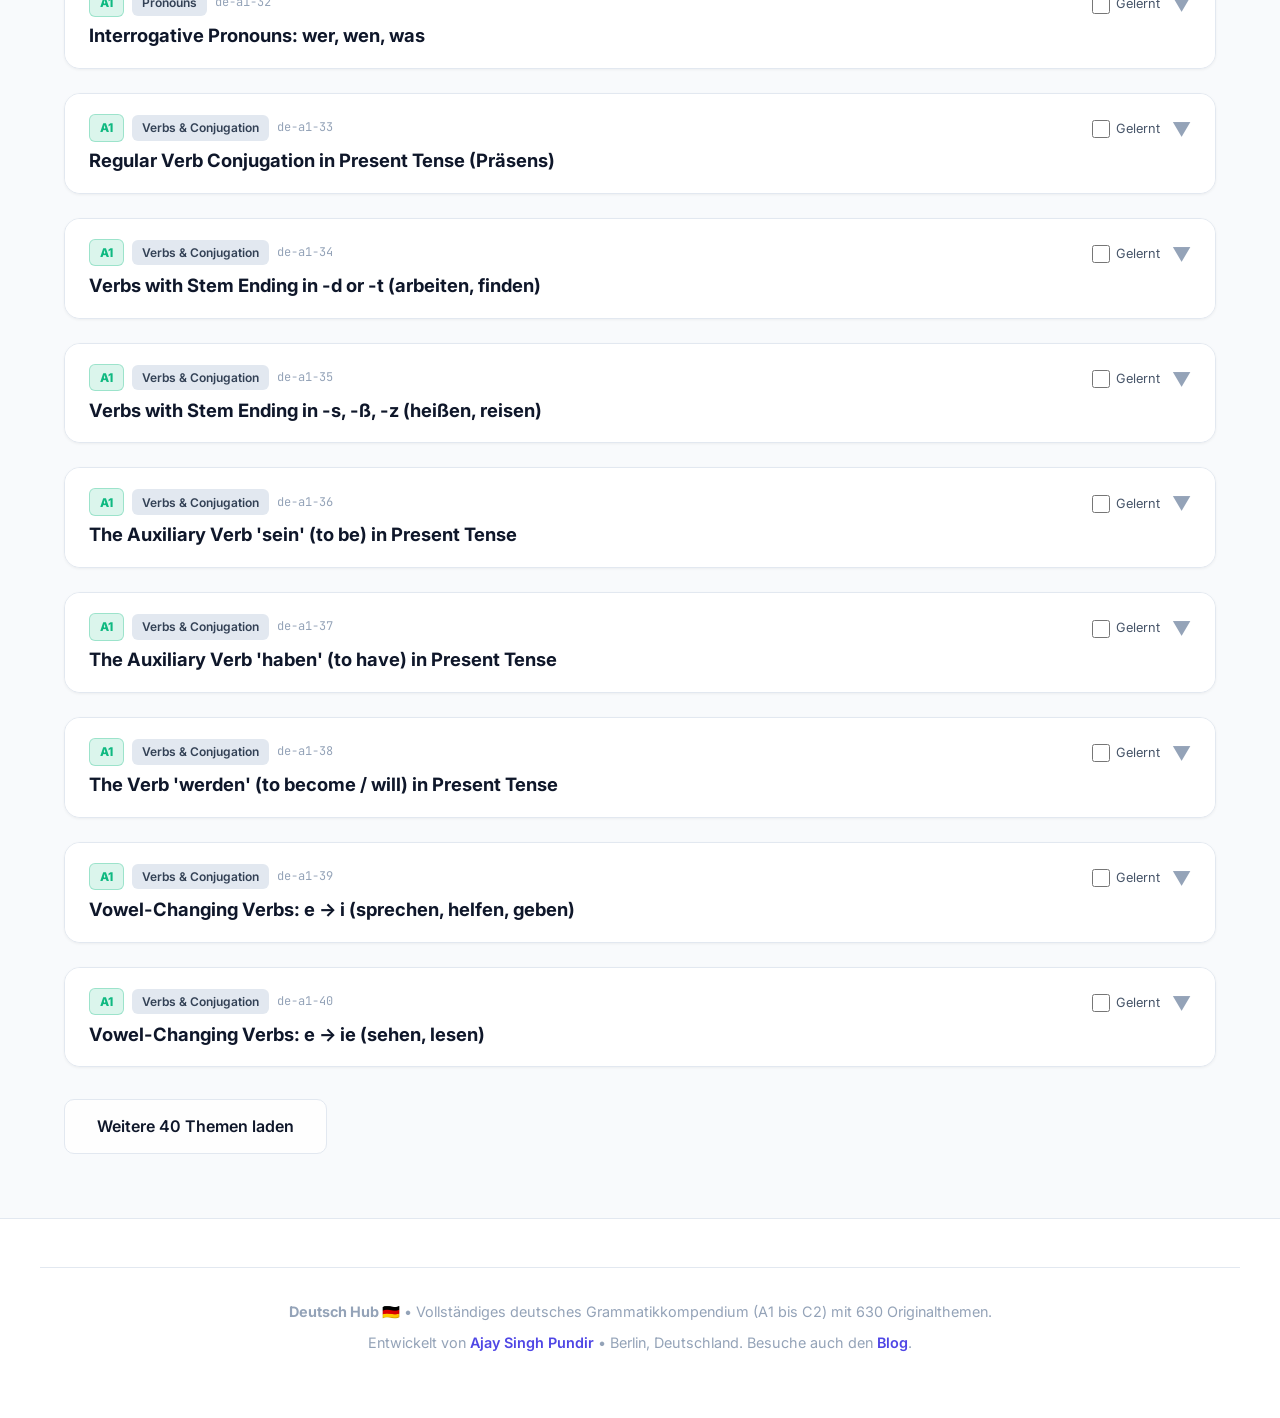
<file: deutsche/index.html>
<!DOCTYPE html>
<html lang="de" data-theme="dark">
<head>
  <meta charset="UTF-8">
  <meta name="viewport" content="width=device-width, initial-scale=1.0">
  <title>Deutsche Grammatik Hub (A1–C2) | Ajay Singh Pundir</title>
  <meta name="description" content="Der ultimative, unabhängige deutsche Grammatik-Blog: 630+ didaktisch fundierte Themen von A1 bis C2 mit originalen Alltagsbeispielen, Satzformeln, Anwendungsregeln und Fortschritts-Tracker.">

  <meta name="author" content="Ajay Singh Pundir">

  <!-- Canonical & Search Optimization -->
  <link rel="canonical" href="https://ajaypundir04.github.io/aj-profile/deutsche/index.html">
  <meta name="robots" content="index, follow, max-snippet:-1, max-image-preview:large, max-video-preview:-1">
  <meta name="keywords" content="Deutsche Grammatik, German Grammar, CEFR German, Deutsch A1 A2 B1 B2 C1 C2, Grammatik lernen, Deutsche Beispielsätze, Nomen-Verb-Verbindungen, Konjunktiv II, Passiv, Wechselpräpositionen, Ajay Singh Pundir">

  <!-- Open Graph -->
  <meta property="og:type" content="website">
  <meta property="og:site_name" content="Deutsche Grammatik Hub - Ajay Singh Pundir">
  <meta property="og:locale" content="de_DE">
  <meta property="og:url" content="https://ajaypundir04.github.io/aj-profile/deutsche/index.html">
  <meta property="og:title" content="Deutsche Grammatik Hub (A1–C2) - 630+ Themen | Ajay Singh Pundir">
  <meta property="og:description" content="Komplette deutsche Grammatik von Grundstufe bis C2-Meisterschaft. 630+ didaktisch fundierte Themen mit 100% originalen Beispielsätzen aus dem modernen Leben.">
  <meta property="og:image" content="https://ajaypundir04.github.io/aj-profile/profile.jpeg?v=3">

  <!-- Twitter Card -->
  <meta name="twitter:card" content="summary_large_image">
  <meta name="twitter:title" content="Deutsche Grammatik Hub (A1–C2) - 630+ Themen">
  <meta name="twitter:description" content="Der ultimative deutsche Grammatik-Guide: 630 didaktische Themen von A1 bis C2 mit originalen Beispielsätzen und Formeln.">
  <meta name="twitter:image" content="https://ajaypundir04.github.io/aj-profile/profile.jpeg?v=3">

  <!-- Structured Data: Course & CollectionPage -->
  <script type="application/ld+json">
  {
    "@context": "https://schema.org",
    "@type": "Course",
    "name": "Deutsche Grammatik Hub (A1–C2)",
    "description": "Der umfassende deutsche Grammatikkurs von A1 bis C2 mit 630 didaktisch aufbereiteten Themen, Formeln und Beispielsätzen.",
    "url": "https://ajaypundir04.github.io/aj-profile/deutsche/index.html",
    "inLanguage": "de",
    "educationalLevel": ["A1", "A2", "B1", "B2", "C1", "C2"],
    "provider": {
      "@type": "Person",
      "name": "Ajay Singh Pundir",
      "url": "https://ajaypundir04.github.io/aj-profile/"
    },
    "hasCourseInstance": [
      {
        "@type": "CourseInstance",
        "name": "A1 - Grundstufe I (105 Themen)",
        "url": "https://ajaypundir04.github.io/aj-profile/deutsche/a1.html",
        "courseMode": "online"
      },
      {
        "@type": "CourseInstance",
        "name": "A2 - Grundstufe II (105 Themen)",
        "url": "https://ajaypundir04.github.io/aj-profile/deutsche/a2.html",
        "courseMode": "online"
      },
      {
        "@type": "CourseInstance",
        "name": "B1 - Mittelstufe I (105 Themen)",
        "url": "https://ajaypundir04.github.io/aj-profile/deutsche/b1.html",
        "courseMode": "online"
      },
      {
        "@type": "CourseInstance",
        "name": "B2 - Mittelstufe II (105 Themen)",
        "url": "https://ajaypundir04.github.io/aj-profile/deutsche/b2.html",
        "courseMode": "online"
      },
      {
        "@type": "CourseInstance",
        "name": "C1 - Oberstufe I (105 Themen)",
        "url": "https://ajaypundir04.github.io/aj-profile/deutsche/c1.html",
        "courseMode": "online"
      },
      {
        "@type": "CourseInstance",
        "name": "C2 - Meisterschaft (105 Themen)",
        "url": "https://ajaypundir04.github.io/aj-profile/deutsche/c2.html",
        "courseMode": "online"
      }
    ]
  }
  </script>

  <!-- Favicon -->
  <link rel="icon" type="image/svg+xml" href="data:image/svg+xml,<svg xmlns='http://www.w3.org/2000/svg' viewBox='0 0 100 100'><text y='.9em' font-size='90'>🇩🇪</text></svg>">

  <!-- Fonts -->
  <link rel="preconnect" href="https://fonts.googleapis.com">
  <link rel="preconnect" href="https://fonts.gstatic.com" crossorigin>
  <link href="https://fonts.googleapis.com/css2?family=Inter:wght@400;500;600;700;800;900&family=JetBrains+Mono:wght@400;500;700&display=swap" rel="stylesheet">

  <!-- CSS -->
  <link rel="stylesheet" href="../assets/css/style.css">
  <link rel="stylesheet" href="css/german.css">
</head>
<body>

  <!-- Navigation -->
  <header class="site-header">
    <div class="container nav-wrapper">
      <a href="../index.html" class="logo" title="Zurück zu Ajays Profil">
        <span class="logo-badge" style="background: linear-gradient(135deg, #f59e0b 0%, #ef4444 100%);">DE</span>
        <span>Deutsch Hub 🇩🇪</span>
      </a>

      <nav class="nav-links" id="nav-links">
        <a href="../blog/index.html" class="nav-link" style="color: var(--accent-primary); font-weight: 700;">← Back to Blog</a>
        <a href="../index.html" class="nav-link">Profile</a>
        <a href="index.html" class="nav-link active" style="color: #fbbf24; font-weight: 700;">Grammatik Hub (630)</a>
        <a href="a1.html" class="nav-link">A1</a>
        <a href="a2.html" class="nav-link">A2</a>
        <a href="b1.html" class="nav-link">B1</a>
        <a href="b2.html" class="nav-link">B2</a>
        <a href="c1.html" class="nav-link">C1</a>
        <a href="c2.html" class="nav-link">C2</a>
      </nav>

      <div class="nav-actions">
        <button class="theme-toggle-btn" id="theme-toggle" aria-label="Theme umschalten">
          <svg width="20" height="20" viewBox="0 0 24 24" fill="none" stroke="currentColor" stroke-width="2"><circle cx="12" cy="12" r="5"></circle><line x1="12" y1="1" x2="12" y2="3"></line><line x1="12" y1="21" x2="12" y2="23"></line><line x1="4.22" y1="4.22" x2="5.64" y2="5.64"></line><line x1="18.36" y1="18.36" x2="19.78" y2="19.78"></line><line x1="1" y1="12" x2="3" y2="12"></line><line x1="21" y1="12" x2="23" y2="12"></line><line x1="4.22" y1="19.78" x2="5.64" y2="18.36"></line><line x1="18.36" y1="5.64" x2="19.78" y2="4.22"></line></svg>
        </button>
        <button class="mobile-menu-btn" id="mobile-menu-btn" aria-label="Menü öffnen">
          <svg width="24" height="24" viewBox="0 0 24 24" fill="none" stroke="currentColor" stroke-width="2"><line x1="3" y1="12" x2="21" y2="12"></line><line x1="3" y1="6" x2="21" y2="6"></line><line x1="3" y1="18" x2="21" y2="18"></line></svg>
        </button>
      </div>
    </div>
  </header>

  <!-- Main Hero -->
  <main class="container" style="padding-top: 2rem; padding-bottom: 4rem;">
    <section style="text-align: center; margin-bottom: 2.5rem;">
      <div class="de-flag-ribbon">
        <span>🇩🇪</span> Deutsche Grammatik Enzyklopädie &bull; Vollständiger GER-Lehrplan
      </div>
      <h1 class="german-hero-title">
        Lerne die deutsche Sprache von <span>A1 bis C2</span>
      </h1>
      <p style="font-size: 1.15rem; color: var(--text-secondary); max-width: 760px; margin: 0 auto 2rem; line-height: 1.6;">
        Ein eigenständiger, umfassender Leitfaden durch die deutsche Grammatik mit über <strong>630 didaktischen Modulen</strong>.
        Jede Stufe enthält <strong>über 100 handverlesene Themen</strong> mit originalen Beispielsätzen, Formeln, Regelerklärungen und Lern-Checkpoints.
      </p>

      <!-- CEFR Quick Navigation Grid -->
      <div class="cefr-grid">
        <a href="a1.html" class="cefr-card a1">
          <div class="cefr-badge-lg">A1</div>
          <div class="cefr-label">Grundstufe I</div>
          <div class="cefr-count">105 Themen</div>
        </a>
        <a href="a2.html" class="cefr-card a2">
          <div class="cefr-badge-lg">A2</div>
          <div class="cefr-label">Grundstufe II</div>
          <div class="cefr-count">105 Themen</div>
        </a>
        <a href="b1.html" class="cefr-card b1">
          <div class="cefr-badge-lg">B1</div>
          <div class="cefr-label">Mittelstufe I</div>
          <div class="cefr-count">105 Themen</div>
        </a>
        <a href="b2.html" class="cefr-card b2">
          <div class="cefr-badge-lg">B2</div>
          <div class="cefr-label">Mittelstufe II</div>
          <div class="cefr-count">105 Themen</div>
        </a>
        <a href="c1.html" class="cefr-card c1">
          <div class="cefr-badge-lg">C1</div>
          <div class="cefr-label">Oberstufe I</div>
          <div class="cefr-count">105 Themen</div>
        </a>
        <a href="c2.html" class="cefr-card c2">
          <div class="cefr-badge-lg">C2</div>
          <div class="cefr-label">Meisterschaft</div>
          <div class="cefr-count">105 Themen</div>
        </a>
      </div>
    </section>

    <!-- Progress Dashboard -->
    <div style="background: var(--bg-card); border: 1px solid var(--border-color); border-radius: 16px; padding: 1.5rem 2rem; margin-bottom: 2rem; box-shadow: var(--shadow-sm);">
      <div style="display: flex; justify-content: space-between; align-items: center; flex-wrap: wrap; gap: 1rem; margin-bottom: 0.75rem;">
        <div style="font-weight: 700; display: flex; align-items: center; gap: 0.5rem;">
          <span>📊</span>
          <span>Mein Lernfortschritt</span>
        </div>
        <div id="progress-stats-text" style="font-weight: 700; color: #10b981;">
          0 von 630 gemeistert (0%)
        </div>
      </div>
      <div style="width: 100%; height: 10px; background: var(--bg-input); border-radius: 9999px; overflow: hidden;">
        <div id="progress-bar-fill" style="height: 100%; width: 0%; background: linear-gradient(135deg, #10b981 0%, #06b6d4 50%, #6366f1 100%); transition: width 0.3s ease;"></div>
      </div>
    </div>

    <!-- Filter & Control Toolbar -->
    <div class="german-controls">
      <!-- Level Filter Pills -->
      <div class="level-pills" id="level-pills">
        <!-- Rendered by JS -->
      </div>

      <!-- Search & Category Filters -->
      <div class="filter-row">
        <div class="search-input-wrapper">
          <span class="search-icon">🔍</span>
          <input type="text" id="grammar-search" placeholder="Suche nach Thema, Regel, Formel oder Beispielsatz..." autocomplete="off">
        </div>
        <select class="category-select" id="category-filter">
          <option value="ALL">Alle Kategorien</option>
        </select>
        <button id="toggle-all-btn" class="copy-btn" style="padding: 0.75rem 1.25rem; font-size: 0.9rem; font-weight: 600;">
          Alle aufklappen 🔽
        </button>
      </div>
    </div>

    <!-- Results Header -->
    <div class="results-info">
      <span id="results-count">Lade Grammatikthemen...</span>
      <span style="font-size: 0.8rem; color: var(--text-muted);">Tipp: Klicke auf eine Karte, um Regeln &amp; Beispielsätze zu öffnen.</span>
    </div>

    <!-- Cards Container -->
    <div id="grammar-cards-container">
      <!-- Loaded dynamically via german.js -->
    </div>

    <!-- Load More Button -->
    <div style="text-align: center; margin-top: 2rem;">
      <button id="load-more-btn" class="btn btn-secondary" style="display: none; padding: 0.85rem 2rem; font-size: 1rem;">
        Weitere Themen laden ⏬
      </button>
    </div>
  </main>

  <!-- Footer -->
  <footer class="site-footer">
    <div class="container footer-content" style="text-align: center; padding: 2rem 0; border-top: 1px solid var(--border-color); color: var(--text-muted); font-size: 0.9rem;">
      <p style="margin-bottom: 0.5rem;">
        <strong>Deutsch Hub 🇩🇪</strong> &bull; Vollständiges deutsches Grammatikkompendium (A1 bis C2) mit 630 Originalthemen.
      </p>
      <p>
        Entwickelt von <a href="../index.html" style="color: var(--accent-primary); font-weight: 600;">Ajay Singh Pundir</a> &bull; Berlin, Deutschland.
        Besuche auch den <a href="../blog/index.html" style="color: var(--accent-primary); font-weight: 600;">Blog</a>.
      </p>
    </div>
  </footer>

  <!-- Data Scripts (All 6 CEFR Levels) -->
  <script src="data/a1.js"></script>
  <script src="data/a2.js"></script>
  <script src="data/b1.js"></script>
  <script src="data/b2.js"></script>
  <script src="data/c1.js"></script>
  <script src="data/c2.js"></script>

  <!-- Hub Controller -->
  <script>
    window.PAGE_LEVEL = 'ALL';
  </script>
  <script src="js/german.js"></script>
  <script src="../assets/js/main.js"></script>

  <!-- Analytics -->
  <script data-goatcounter="https://ajaypundir04.goatcounter.com/count"
          async src="//gc.zgo.at/count.js"></script>
</body>
</html>
</file>
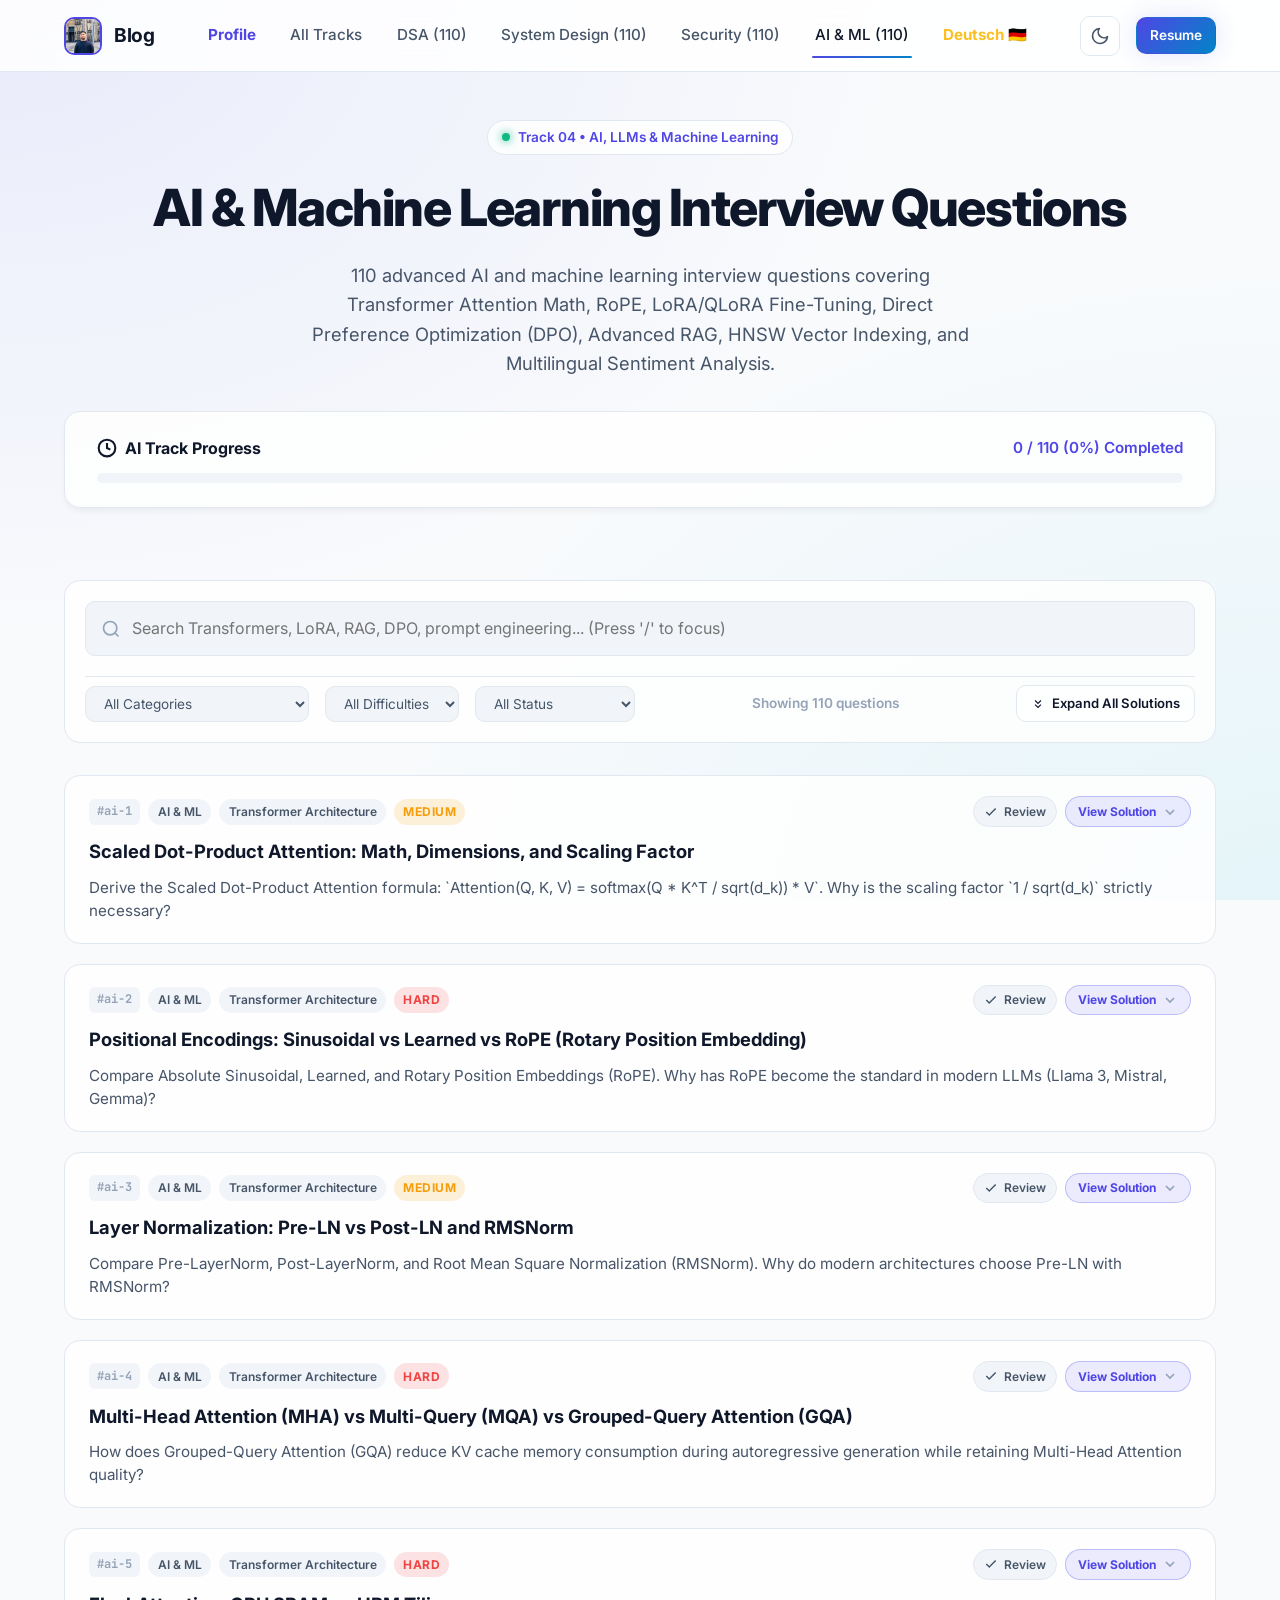
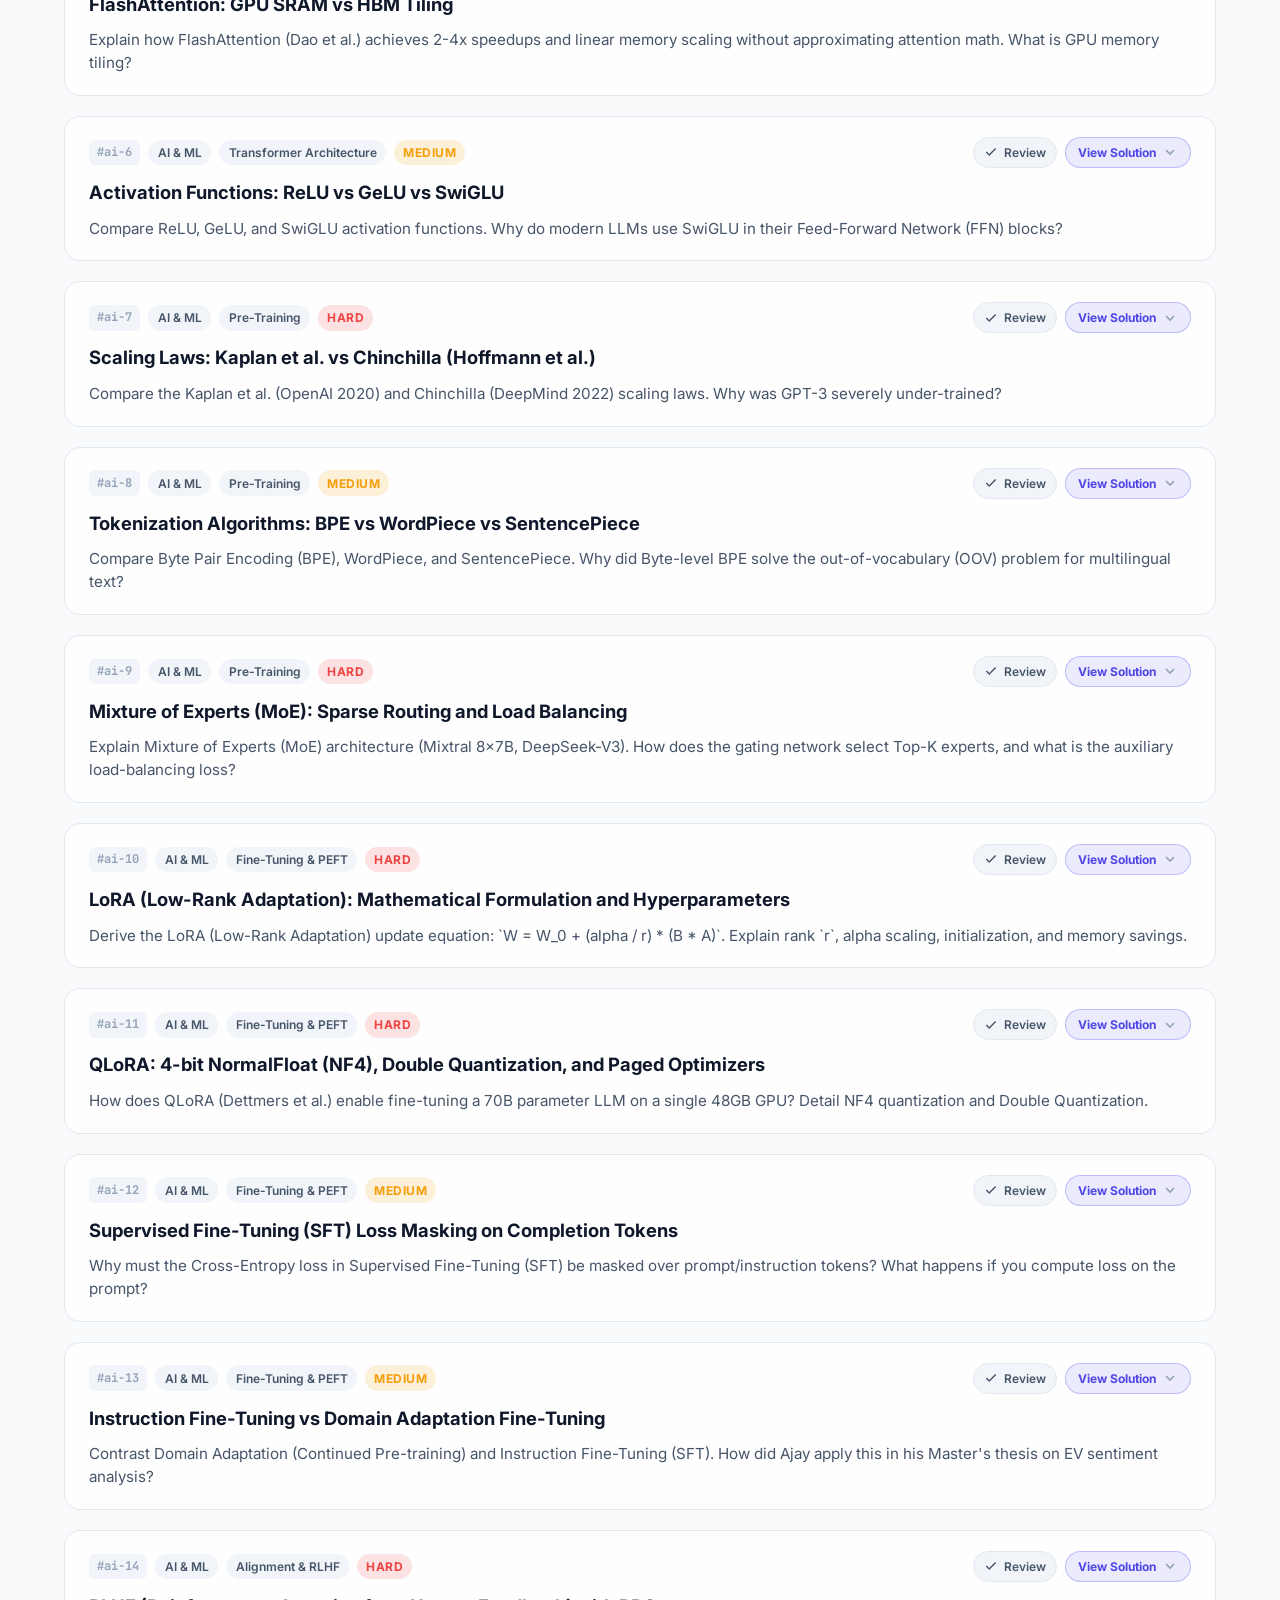
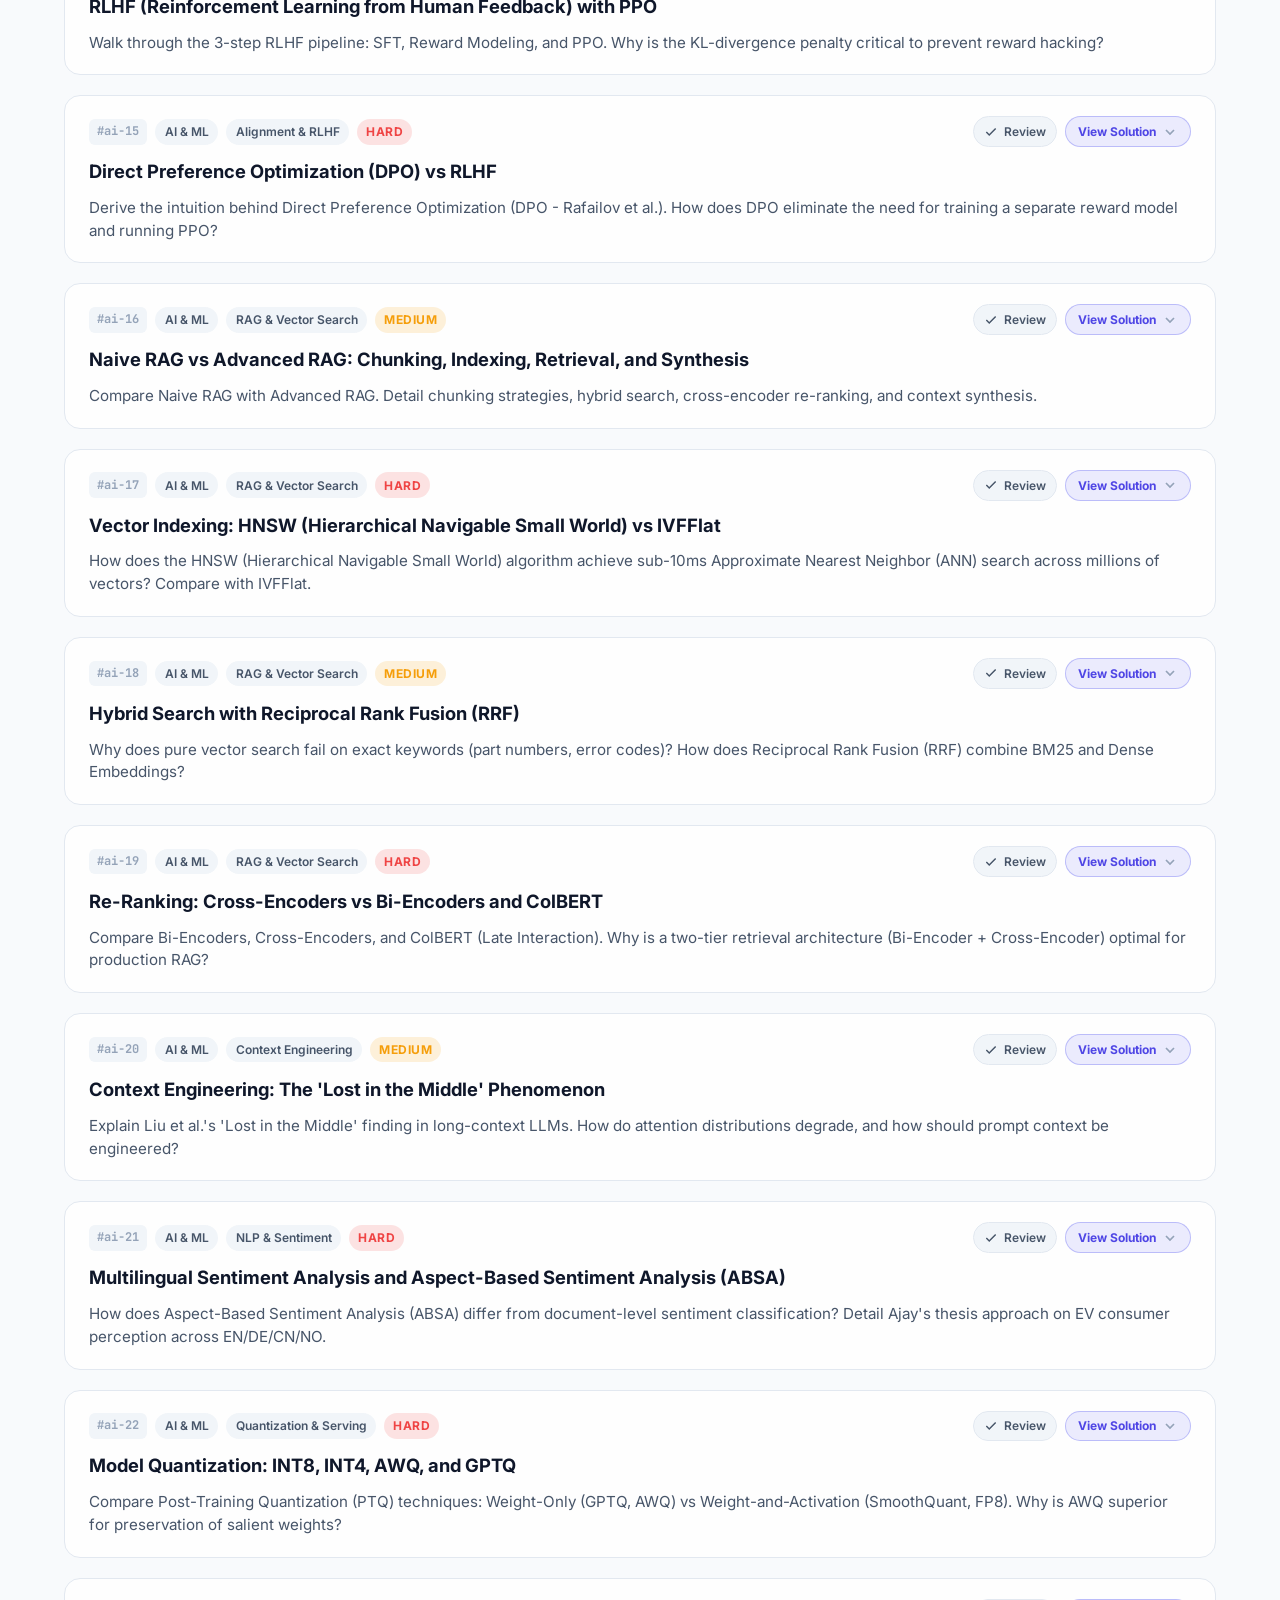
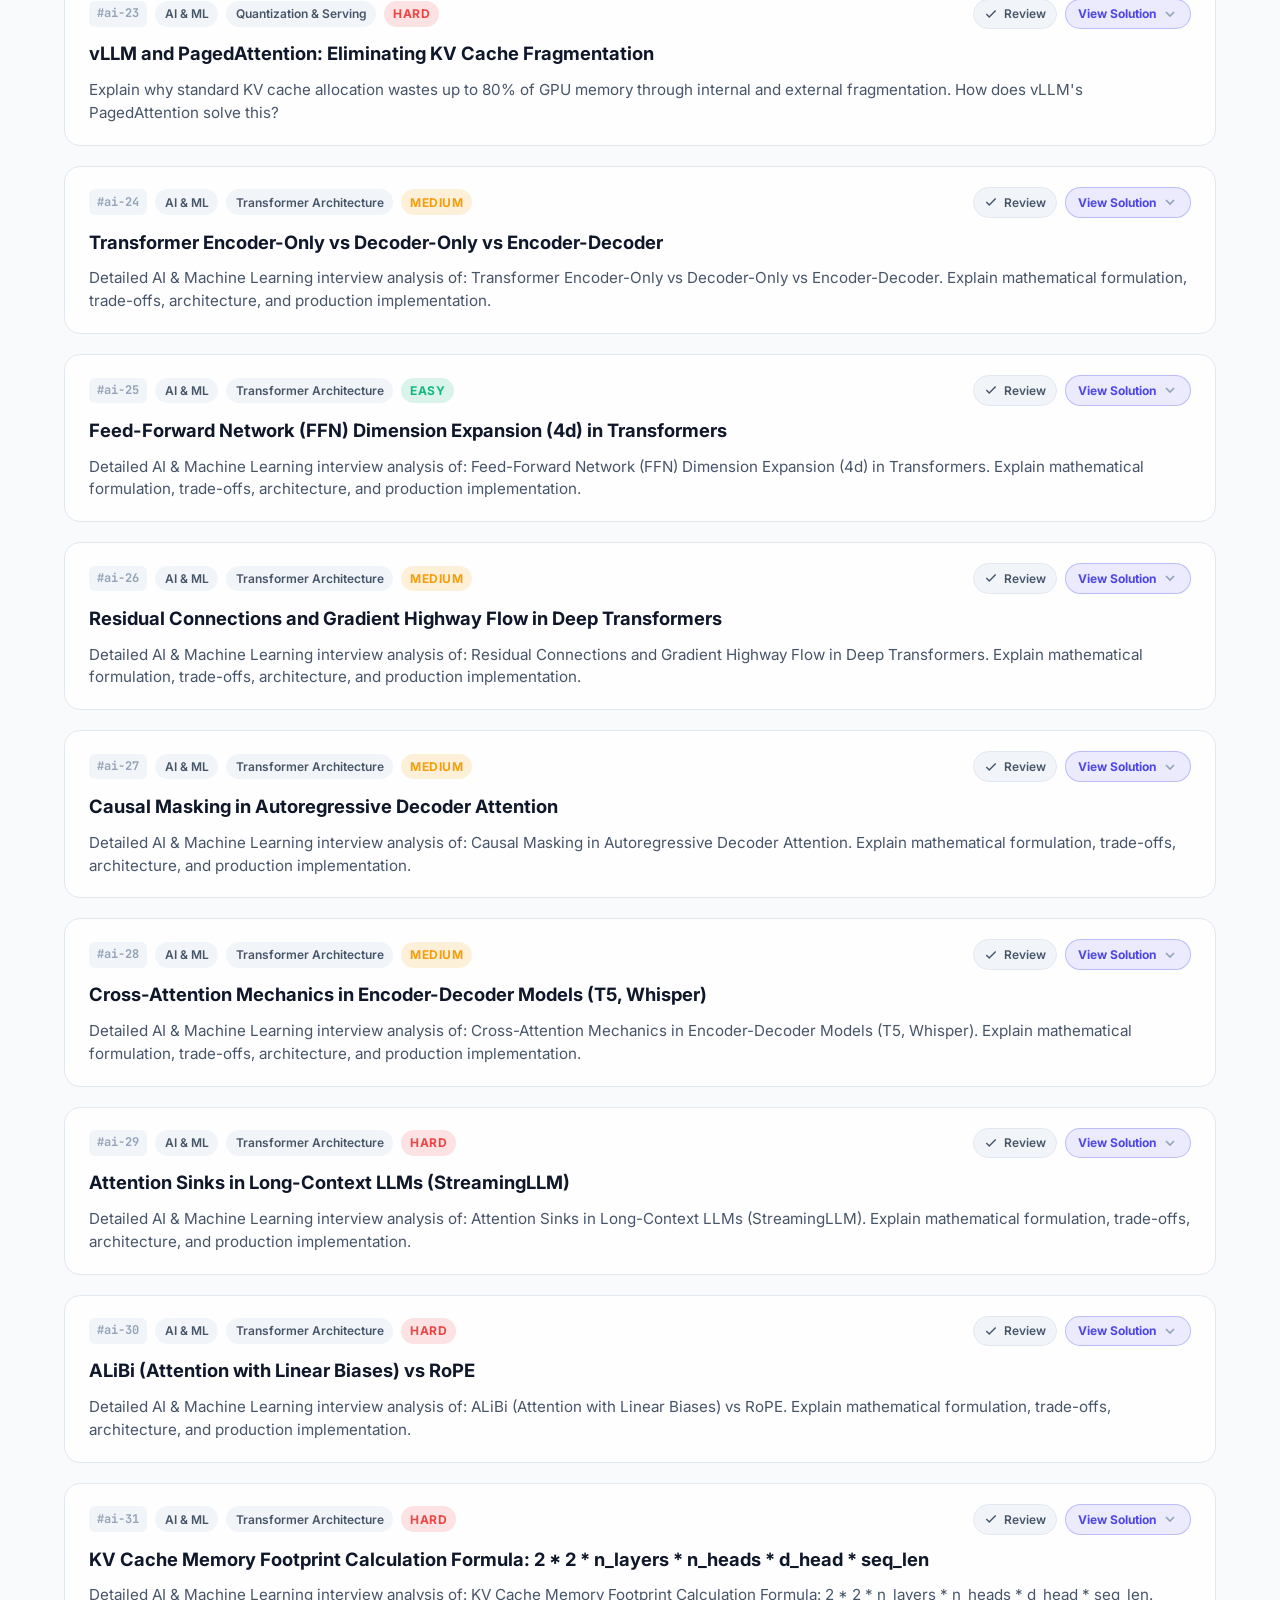
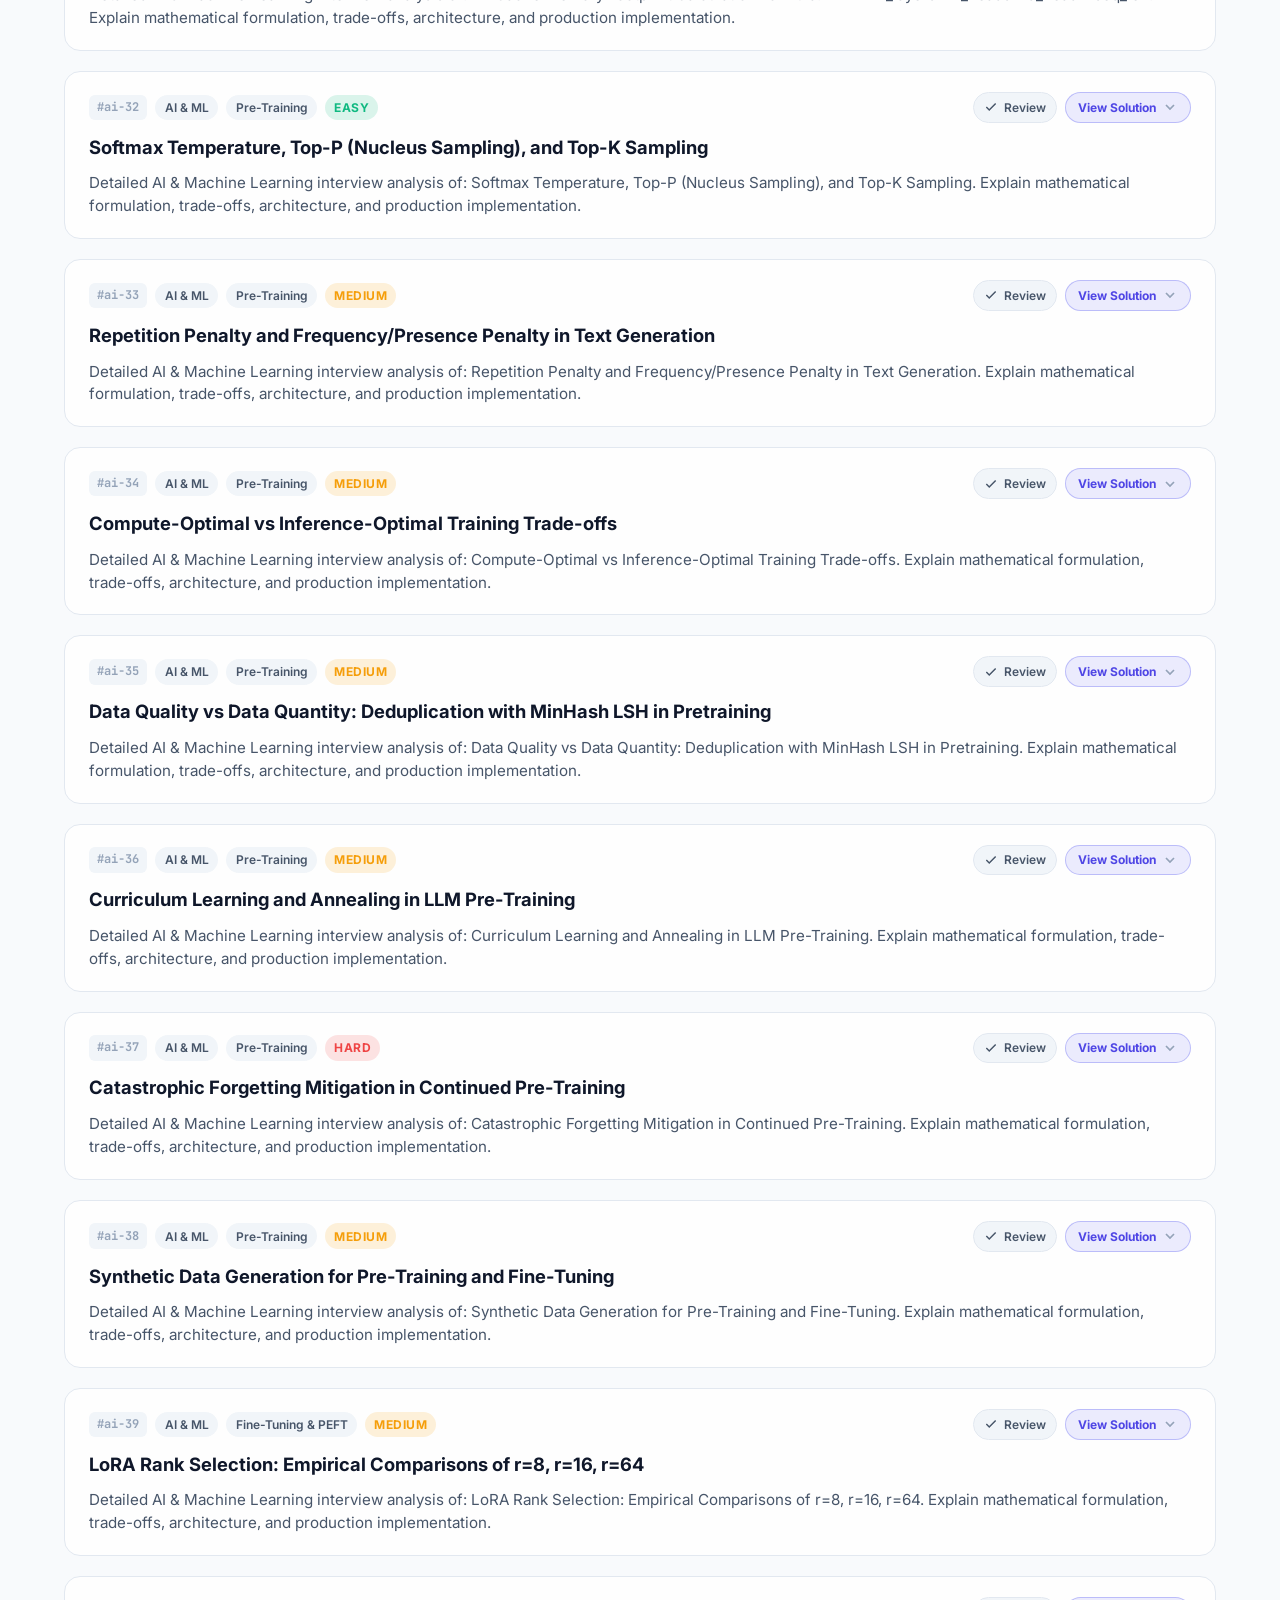
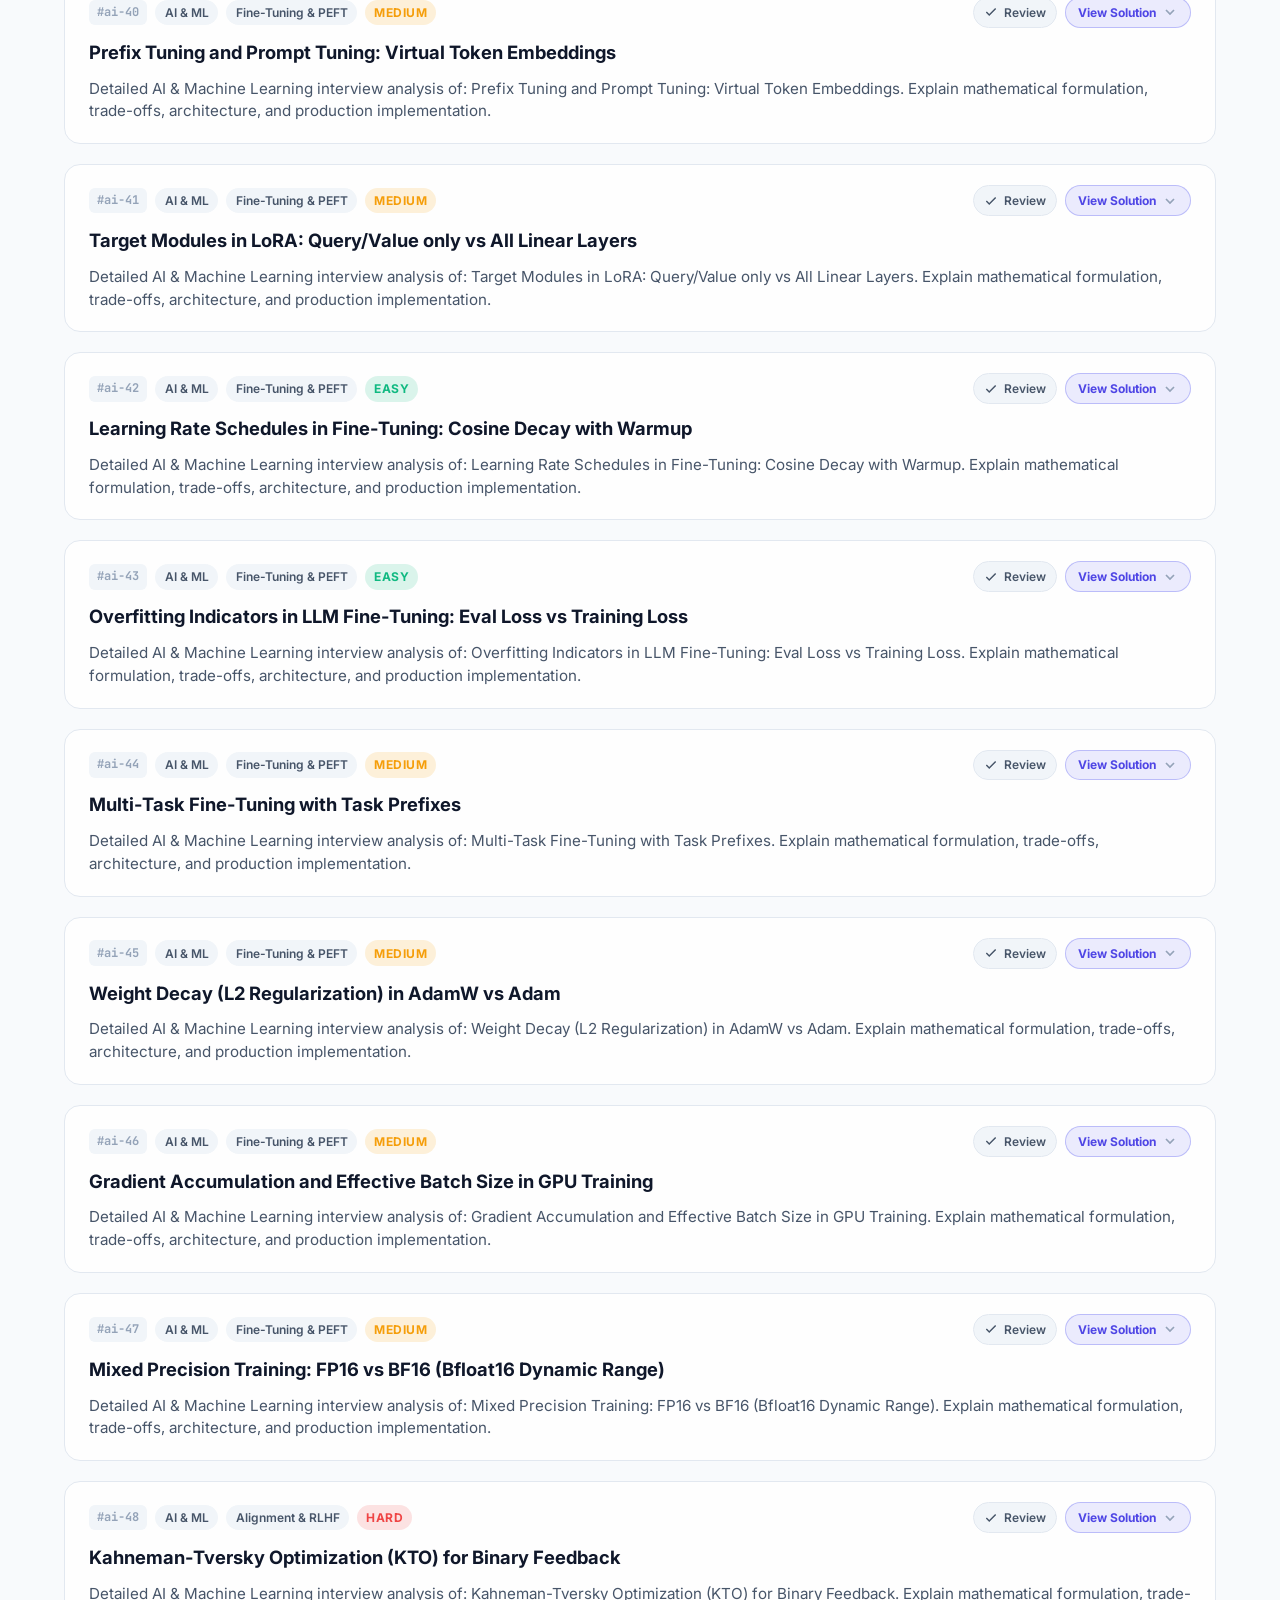
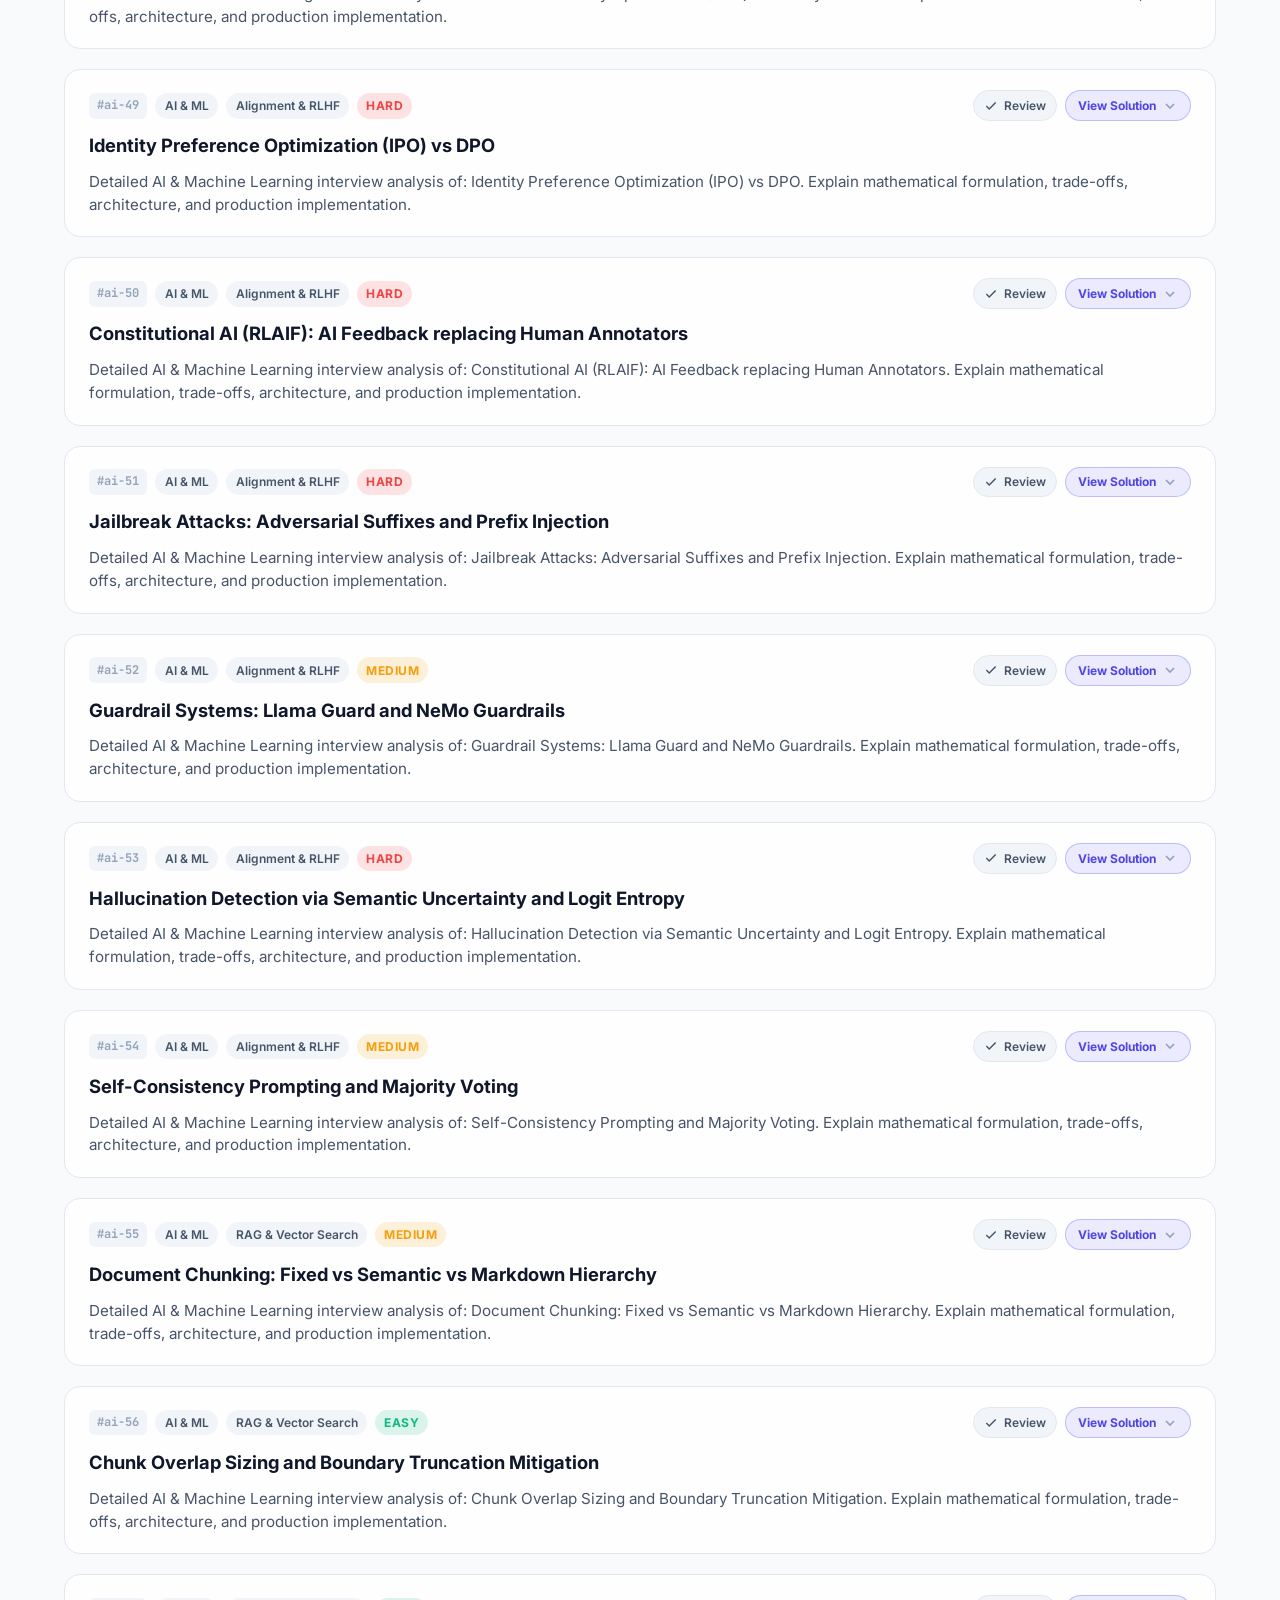
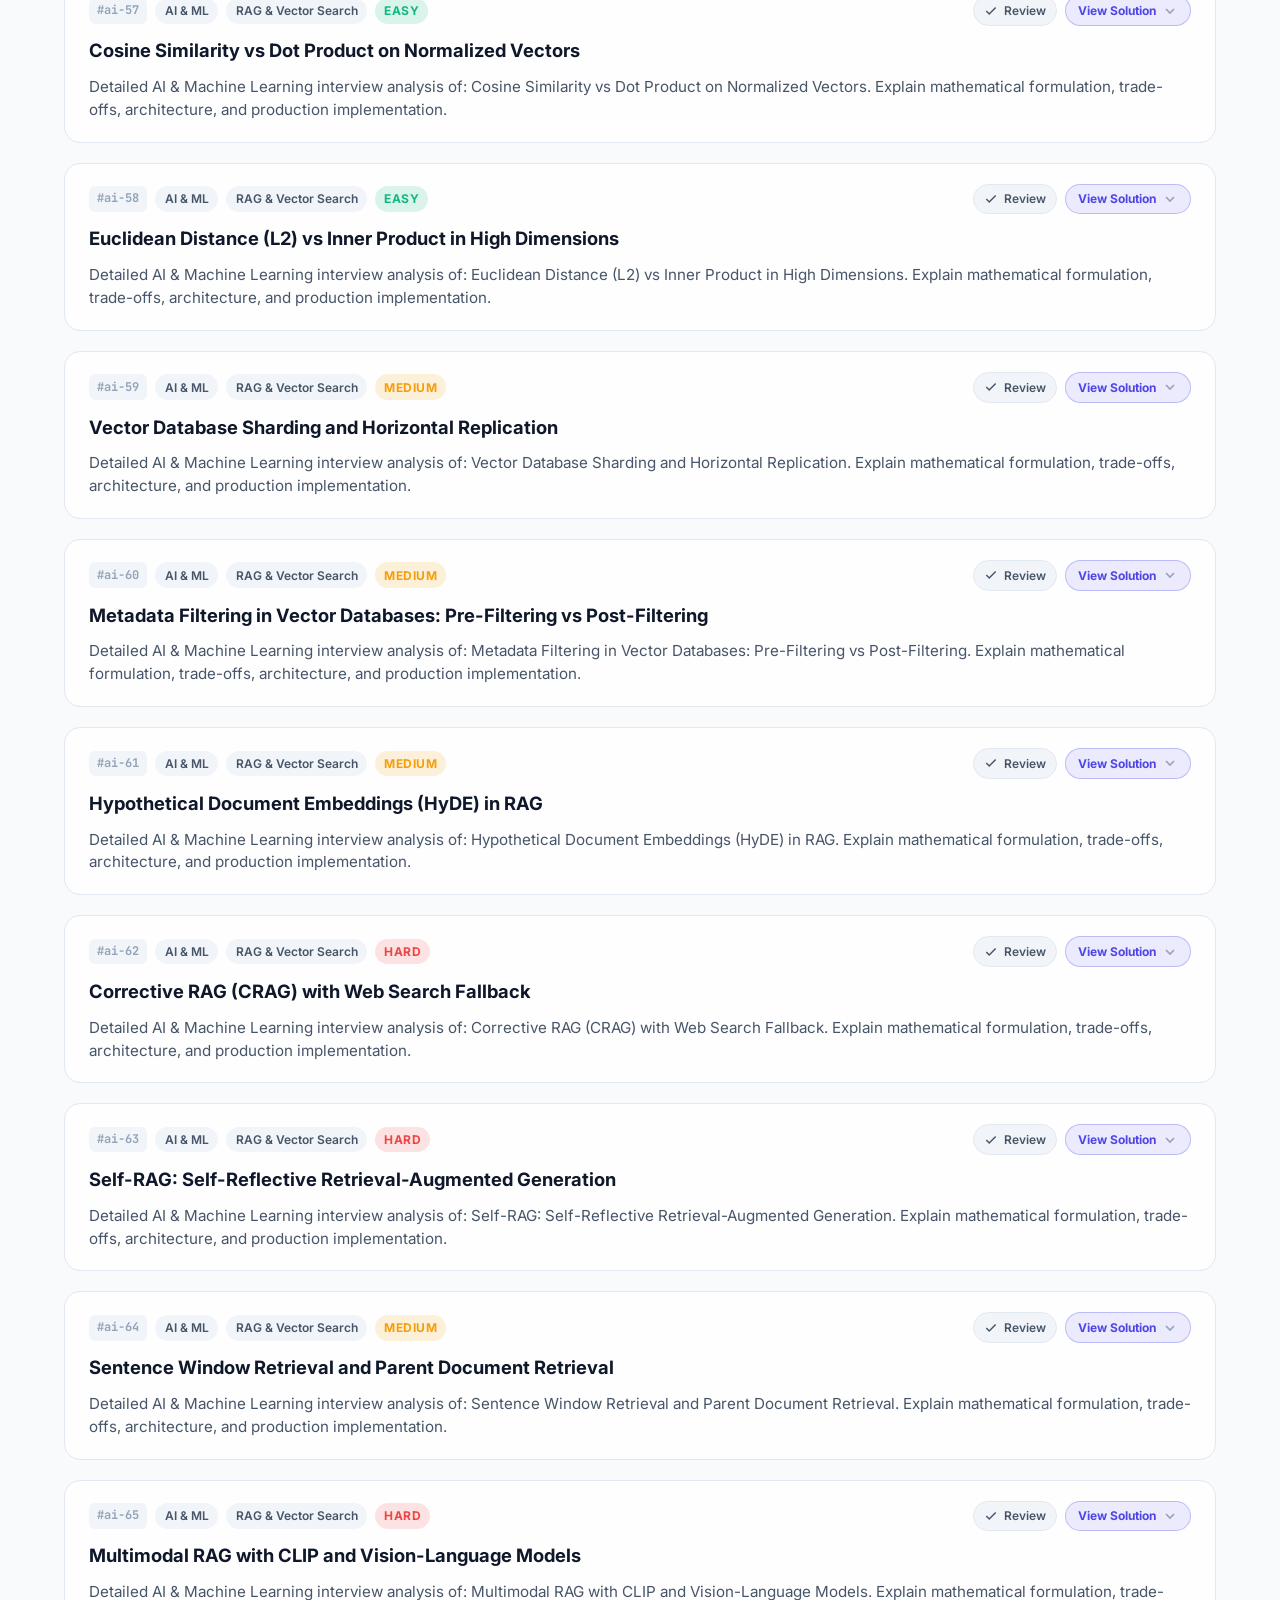
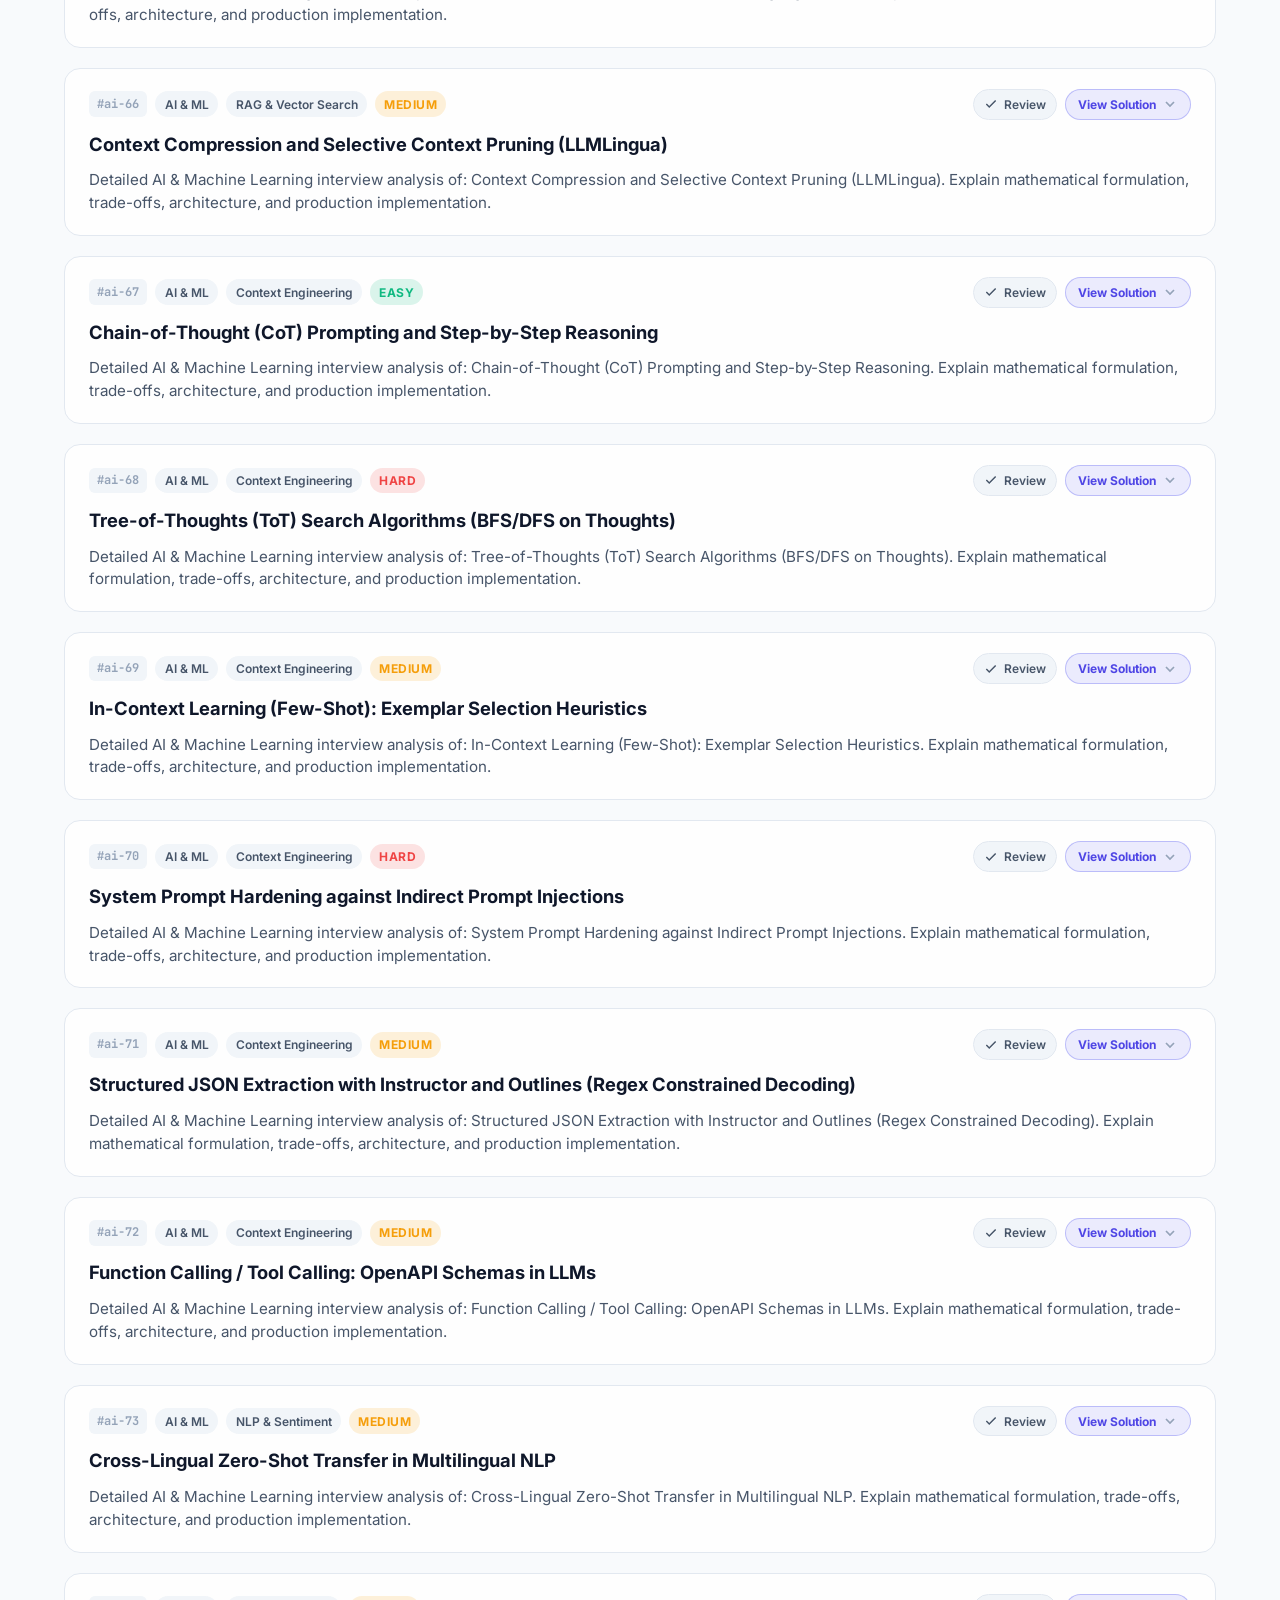
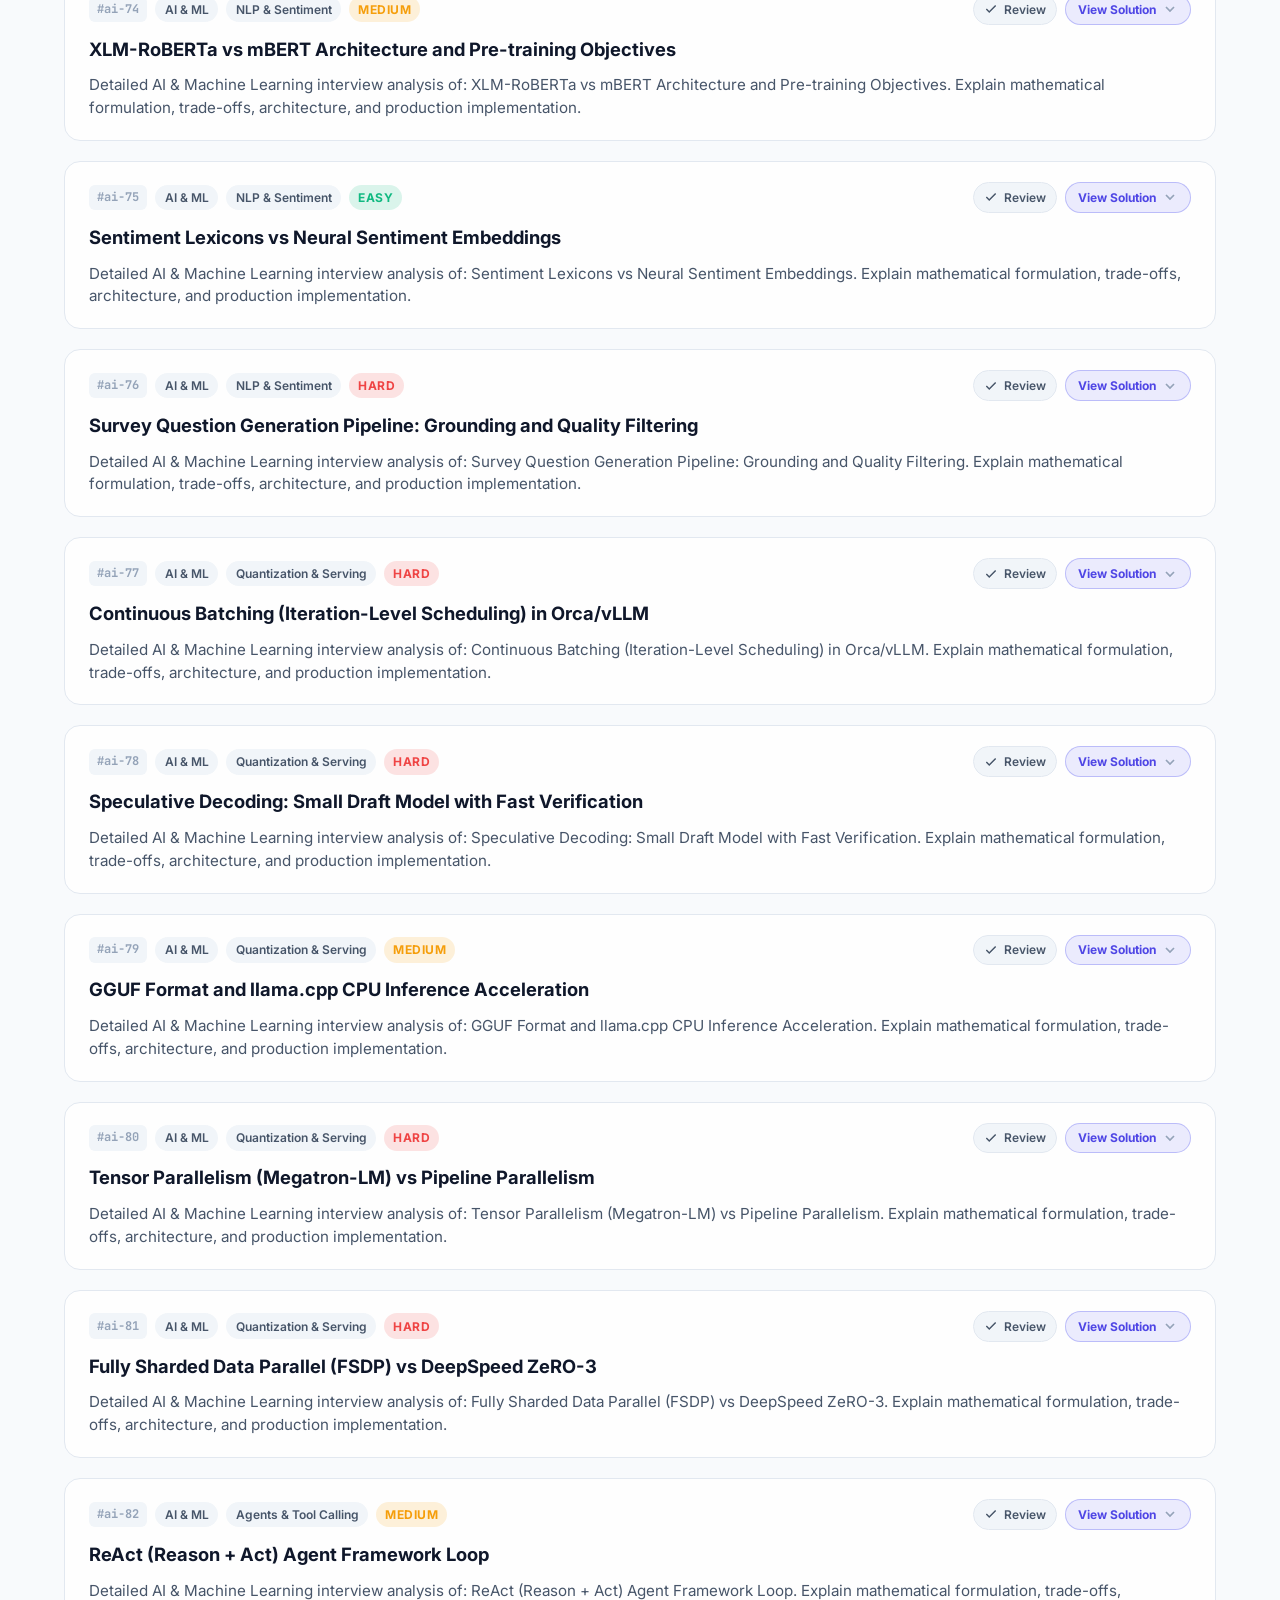
<file: blog/ai.html>
<!DOCTYPE html>
<html lang="en" data-theme="dark">
<head>
  <meta charset="UTF-8">
  <meta name="viewport" content="width=device-width, initial-scale=1.0">
  <title>AI & Machine Learning Interview Questions (110 Topics) | Ajay Singh Pundir</title>
  <meta name="description" content="110+ curated AI, Machine Learning, and LLM interview questions covering Transformers, LoRA, Fine-Tuning, RAG, Context Engineering, and Multilingual Sentiment Analysis.">
  <meta name="author" content="Ajay Singh Pundir">

  <!-- Canonical & Search Optimization -->
  <link rel="canonical" href="https://ajaypundir04.github.io/aj-profile/blog/ai.html">
  <meta name="robots" content="index, follow, max-snippet:-1, max-image-preview:large, max-video-preview:-1">
  <meta name="keywords" content="interview questions, ai interview questions, machine learning interview questions, technical interview questions, LLM architecture, transformers, RAG retrieval augmented generation, LoRA fine-tuning, vector databases, embeddings, deep learning, MLOps, Ajay Singh Pundir">

  <!-- Open Graph -->
  <meta property="og:type" content="article">
  <meta property="og:site_name" content="Ajay Singh Pundir - Blog">
  <meta property="og:locale" content="en_US">
  <meta property="og:url" content="https://ajaypundir04.github.io/aj-profile/blog/ai.html">
  <meta property="og:title" content="AI & Machine Learning Interview Questions (110 Topics) | Ajay Singh Pundir">
  <meta property="og:description" content="110+ curated AI, Machine Learning, and LLM interview questions covering Transformers, LoRA, Fine-Tuning, RAG, Context Engineering, and Multilingual Sentiment Analysis.">
  <meta property="og:image" content="https://ajaypundir04.github.io/aj-profile/profile.jpeg?v=3">

  <!-- Twitter Card -->
  <meta name="twitter:card" content="summary_large_image">
  <meta name="twitter:title" content="AI & Machine Learning Interview Questions (110 Topics) | Ajay Singh Pundir">
  <meta name="twitter:description" content="110+ curated AI, Machine Learning, and LLM interview questions covering Transformers, LoRA, Fine-Tuning, RAG, and Context Engineering.">
  <meta name="twitter:image" content="https://ajaypundir04.github.io/aj-profile/profile.jpeg?v=3">

  <!-- Structured Data: TechArticle -->
  <script type="application/ld+json">
  {
    "@context": "https://schema.org",
    "@type": "TechArticle",
    "headline": "AI & Machine Learning Interview Questions (110 Topics)",
    "description": "110+ curated AI, Machine Learning, and LLM interview questions covering Transformers, LoRA, Fine-Tuning, RAG, Context Engineering, and Multilingual Sentiment Analysis.",
    "url": "https://ajaypundir04.github.io/aj-profile/blog/ai.html",
    "inLanguage": "en",
    "keywords": [
      "interview questions",
      "ai interview questions",
      "machine learning interview questions",
      "technical interview questions",
      "LLMs",
      "transformers"
    ],
    "author": {
      "@type": "Person",
      "name": "Ajay Singh Pundir",
      "url": "https://ajaypundir04.github.io/aj-profile/"
    },
    "publisher": {
      "@type": "Person",
      "name": "Ajay Singh Pundir"
    },
    "isPartOf": {
      "@type": "CollectionPage",
      "url": "https://ajaypundir04.github.io/aj-profile/blog/index.html",
      "name": "Engineering Blog & Technical Interview Hub"
    },
    "about": {
      "@type": "Thing",
      "name": "Artificial Intelligence and Machine Learning"
    }
  }
  </script>
  <link rel="preconnect" href="https://fonts.googleapis.com">
  <link rel="preconnect" href="https://fonts.gstatic.com" crossorigin>
  <link href="https://fonts.googleapis.com/css2?family=Inter:wght@400;500;600;700;800&family=JetBrains+Mono:wght@400;500;700&display=swap" rel="stylesheet">
  <link rel="stylesheet" href="../assets/css/style.css">
  <link rel="stylesheet" href="../assets/css/blog.css">
</head>
<body data-page-track="ai">

  <header class="site-header">
    <div class="container nav-wrapper">
      <a href="../index.html" class="logo" title="Return to Ajay's Profile">
        <img src="../profile.jpeg?v=3" alt="Ajay Singh Pundir" style="width: 38px; height: 38px; border-radius: var(--radius-md); object-fit: cover; object-position: 50% 45%; border: 2px solid var(--accent-primary);">
        <span>Blog</span>
      </a>

      <nav class="nav-links" id="nav-links">
        <a href="../index.html" class="nav-link" style="color: var(--accent-primary); font-weight: 700;">
          Profile
        </a>
        <a href="index.html" class="nav-link">All Tracks</a>
        <a href="dsa.html" class="nav-link">DSA (110)</a>
        <a href="system-design.html" class="nav-link">System Design (110)</a>
        <a href="security.html" class="nav-link">Security (110)</a>
        <a href="ai.html" class="nav-link active">AI & ML (110)</a>
        <a href="../deutsche/index.html" class="nav-link" style="color: #fbbf24; font-weight: 700;">Deutsch 🇩🇪</a>
      </nav>

      <div class="nav-actions">
        <button class="theme-toggle-btn" id="theme-toggle" aria-label="Toggle theme">
          <svg width="20" height="20" viewBox="0 0 24 24" fill="none" stroke="currentColor" stroke-width="2"><circle cx="12" cy="12" r="5"></circle><line x1="12" y1="1" x2="12" y2="3"></line><line x1="12" y1="21" x2="12" y2="23"></line><line x1="4.22" y1="4.22" x2="5.64" y2="5.64"></line><line x1="18.36" y1="18.36" x2="19.78" y2="19.78"></line><line x1="1" y1="12" x2="3" y2="12"></line><line x1="21" y1="12" x2="23" y2="12"></line><line x1="4.22" y1="19.78" x2="5.64" y2="18.36"></line><line x1="18.36" y1="5.64" x2="19.78" y2="4.22"></line></svg>
        </button>
        <a href="../assets/resume_ajay_pundir.pdf" download class="btn btn-primary btn-sm">Resume</a>
        <button class="mobile-menu-btn" id="mobile-menu-btn" aria-label="Toggle navigation menu">
          <svg width="24" height="24" viewBox="0 0 24 24" fill="none" stroke="currentColor" stroke-width="2"><line x1="3" y1="12" x2="21" y2="12"></line><line x1="3" y1="6" x2="21" y2="6"></line><line x1="3" y1="18" x2="21" y2="18"></line></svg>
        </button>
      </div>
    </div>
  </header>

  <main class="container">
    <div class="blog-header">
      <div class="hero-eyebrow" style="margin-bottom: 0.75rem;">
        <span class="status-dot"></span>
        Track 04 • AI, LLMs & Machine Learning
      </div>
      <h1 class="blog-hero-title">AI & Machine Learning Interview Questions</h1>
      <p class="blog-hero-desc">
        110 advanced AI and machine learning interview questions covering Transformer Attention Math, RoPE, LoRA/QLoRA Fine-Tuning, Direct Preference Optimization (DPO), Advanced RAG, HNSW Vector Indexing, and Multilingual Sentiment Analysis.
      </p>

      <div class="progress-card">
        <div class="progress-header">
          <div class="progress-title">
            <svg width="20" height="20" viewBox="0 0 24 24" fill="none" stroke="currentColor" stroke-width="2.5"><circle cx="12" cy="12" r="10"></circle><polyline points="12 6 12 12 16 14"></polyline></svg>
            AI Track Progress
          </div>
          <div class="progress-stats" id="progress-stats">0 / 110 (0%) Completed</div>
        </div>
        <div class="progress-bar-bg">
          <div class="progress-bar-fill" id="progress-bar-fill"></div>
        </div>
      </div>
    </div>

    <div class="filter-toolbar">
      <div class="search-box">
        <svg class="search-icon" width="20" height="20" viewBox="0 0 24 24" fill="none" stroke="currentColor" stroke-width="2"><circle cx="11" cy="11" r="8"></circle><line x1="21" y1="21" x2="16.65" y2="16.65"></line></svg>
        <input type="text" id="search-input" class="search-input" placeholder="Search Transformers, LoRA, RAG, DPO, prompt engineering... (Press '/' to focus)">
        <button id="clear-search-btn" class="search-clear-btn" title="Clear search">✕</button>
      </div>

      <div class="secondary-filters-row">
        <select id="category-filter" class="filter-select">
          <option value="all">All Categories</option>
        </select>

        <select id="difficulty-filter" class="filter-select">
          <option value="all">All Difficulties</option>
          <option value="easy">Easy</option>
          <option value="medium">Medium</option>
          <option value="hard">Hard / Staff</option>
        </select>

        <select id="status-filter" class="filter-select">
          <option value="all">All Status</option>
          <option value="unreviewed">Unreviewed Only</option>
          <option value="reviewed">Reviewed Only</option>
        </select>

        <div class="results-count-label" id="results-count">Showing 110 questions</div>

        <button id="toggle-all-btn" class="btn-toggle-all" onclick="window.toggleAllSolutions()" title="Expand or collapse all solutions">
          <svg width="14" height="14" viewBox="0 0 24 24" fill="none" stroke="currentColor" stroke-width="2"><polyline points="7 13 12 18 17 13"></polyline><polyline points="7 6 12 11 17 6"></polyline></svg>
          <span>Expand All Solutions</span>
        </button>
      </div>
    </div>

    <div class="questions-list" id="questions-container"></div>
  </main>

  <footer class="site-footer">
    <div class="container footer-copyright">
      © 2026 Ajay Singh Pundir • AI & Machine Learning Track
    </div>
  </footer>

  <script src="../assets/js/data/ai.js"></script>
  <script src="../assets/js/main.js"></script>
  <script src="../assets/js/blog.js"></script>

  <!-- Analytics -->
  <script data-goatcounter="https://ajaypundir04.goatcounter.com/count"
          async src="//gc.zgo.at/count.js"></script>
</body>
</html>
</file>
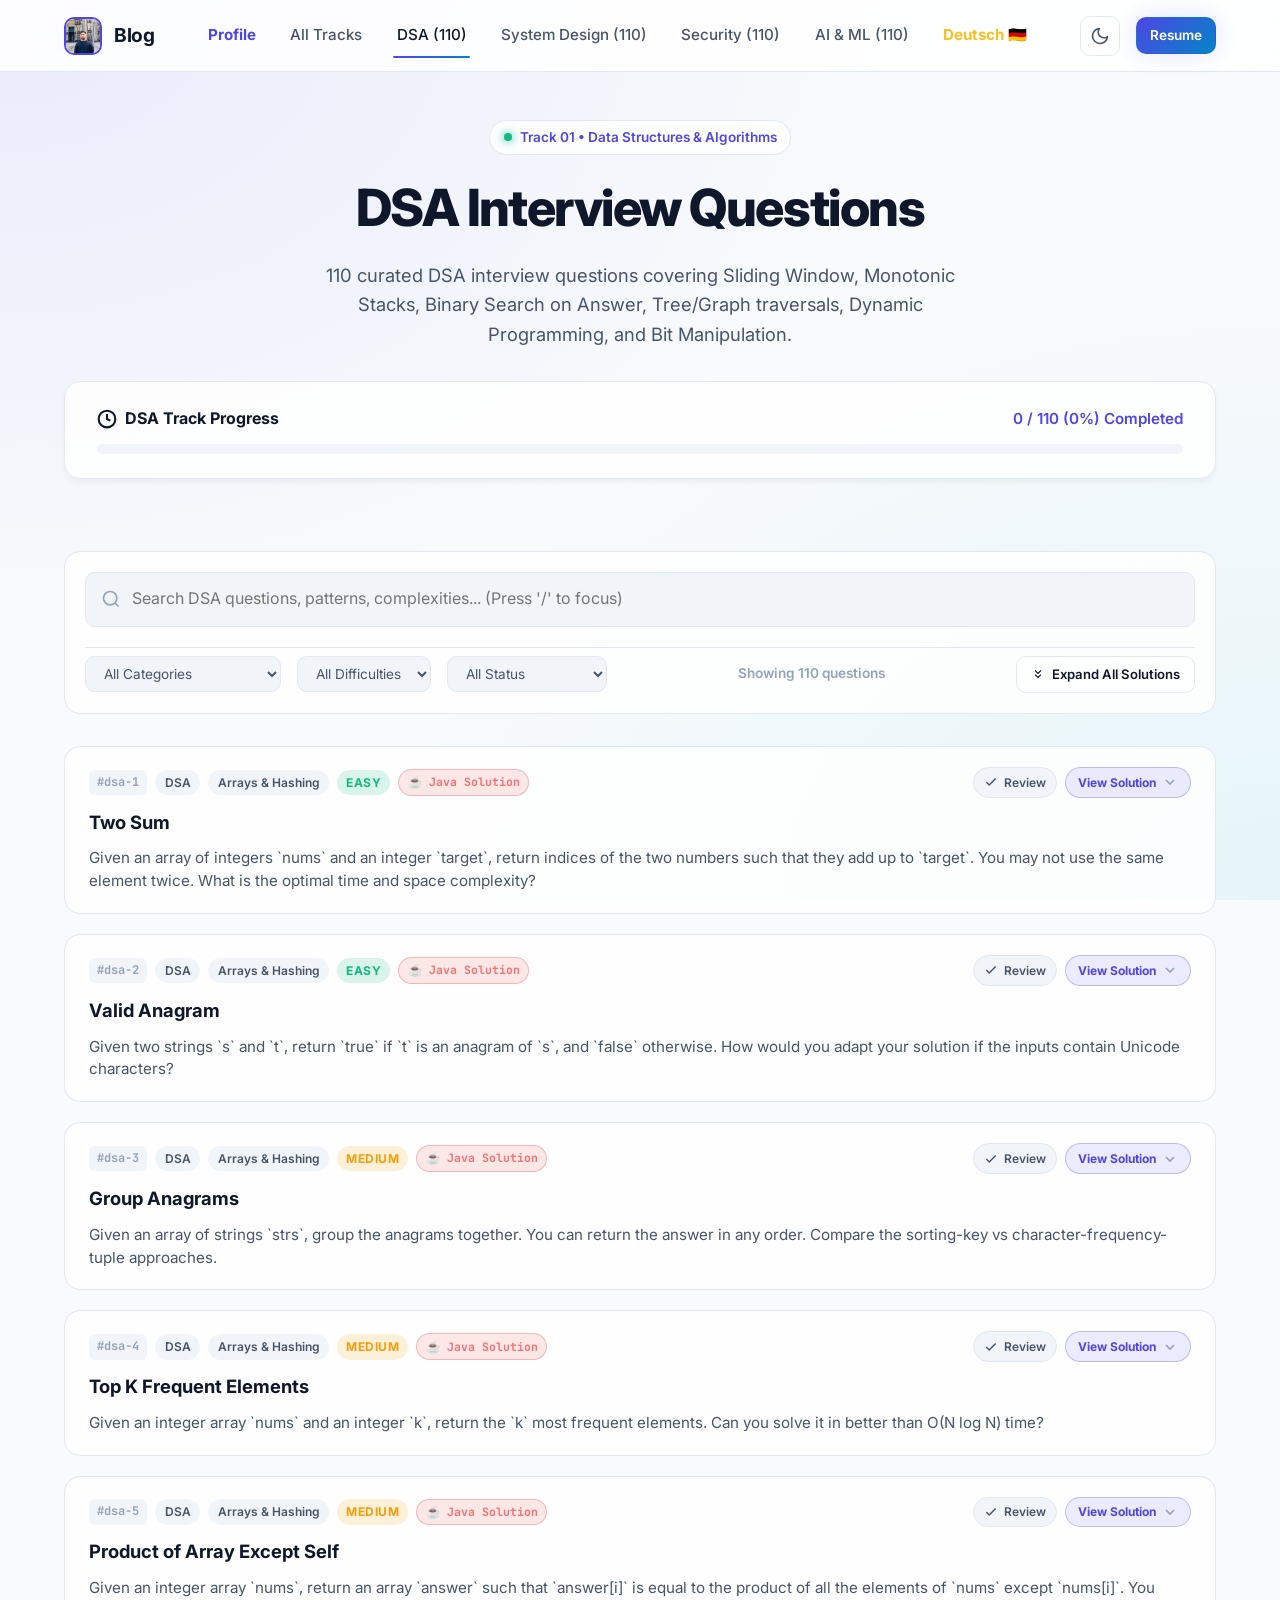
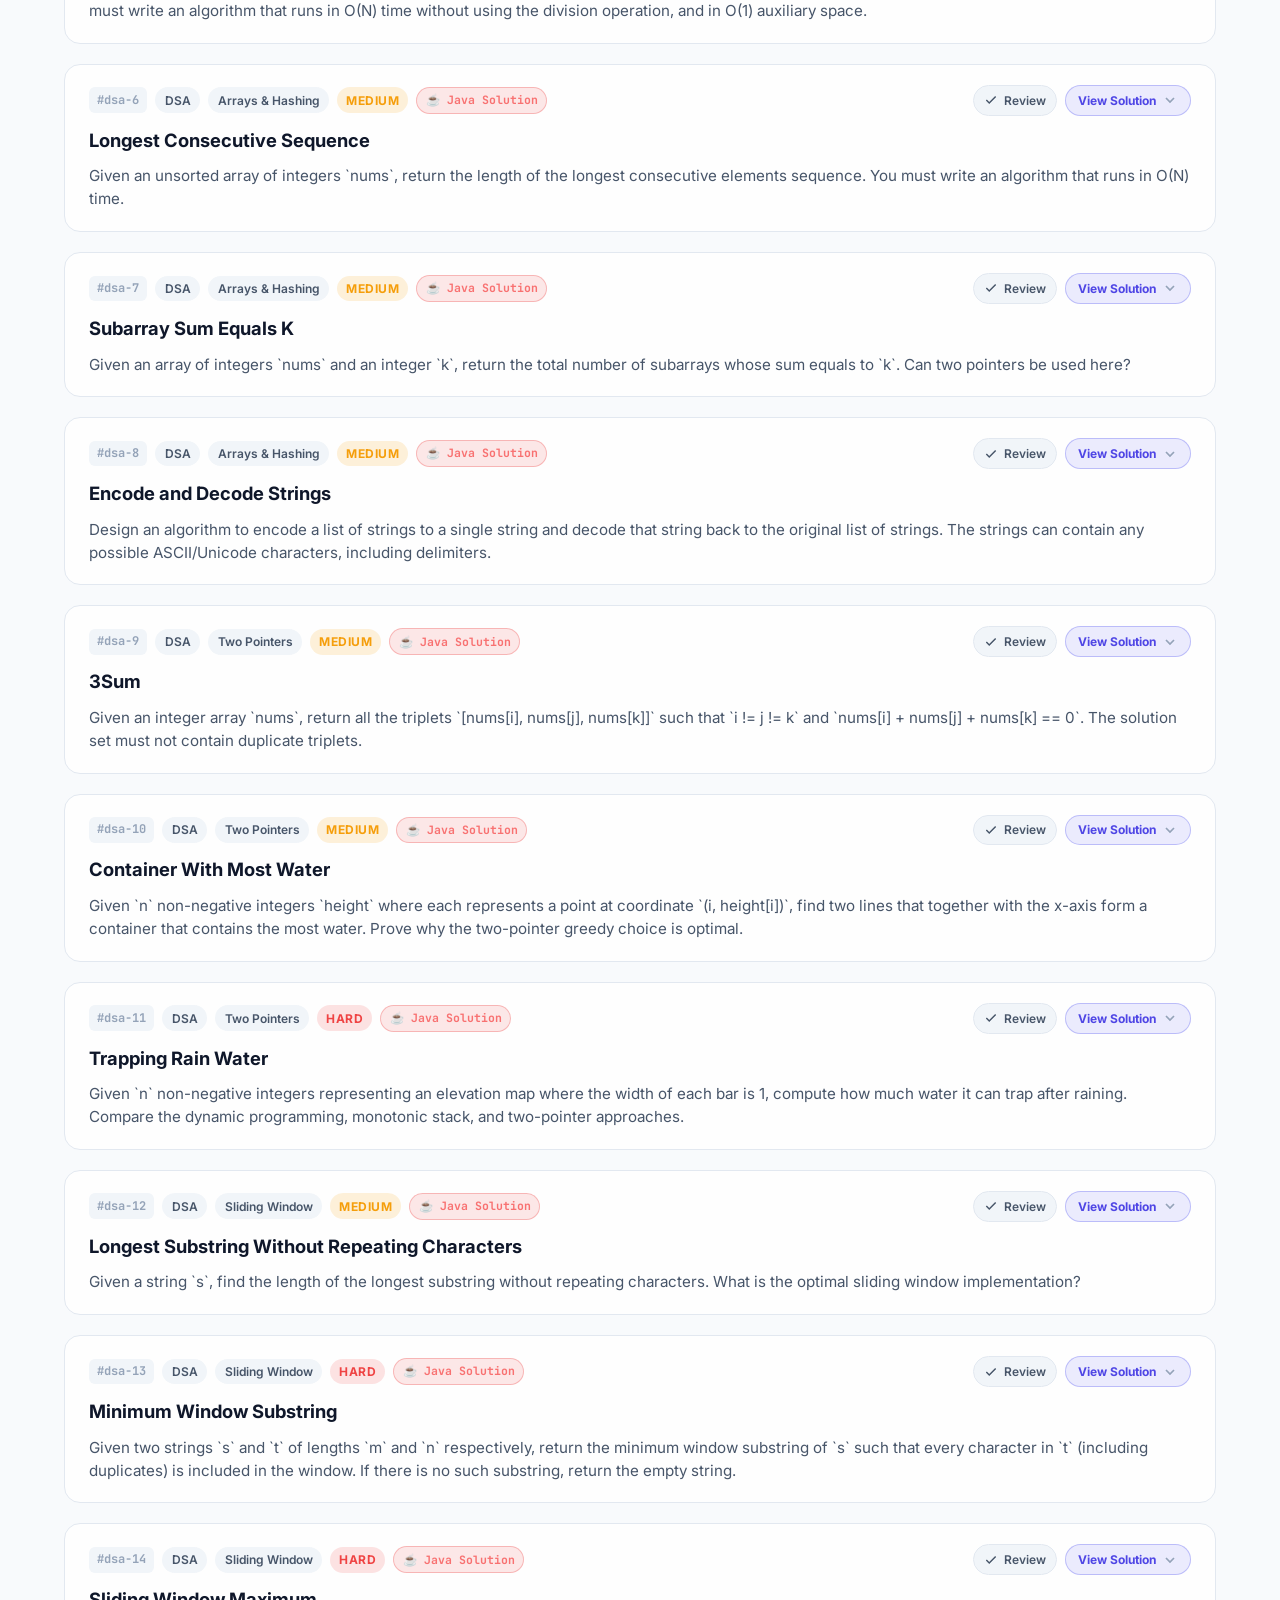
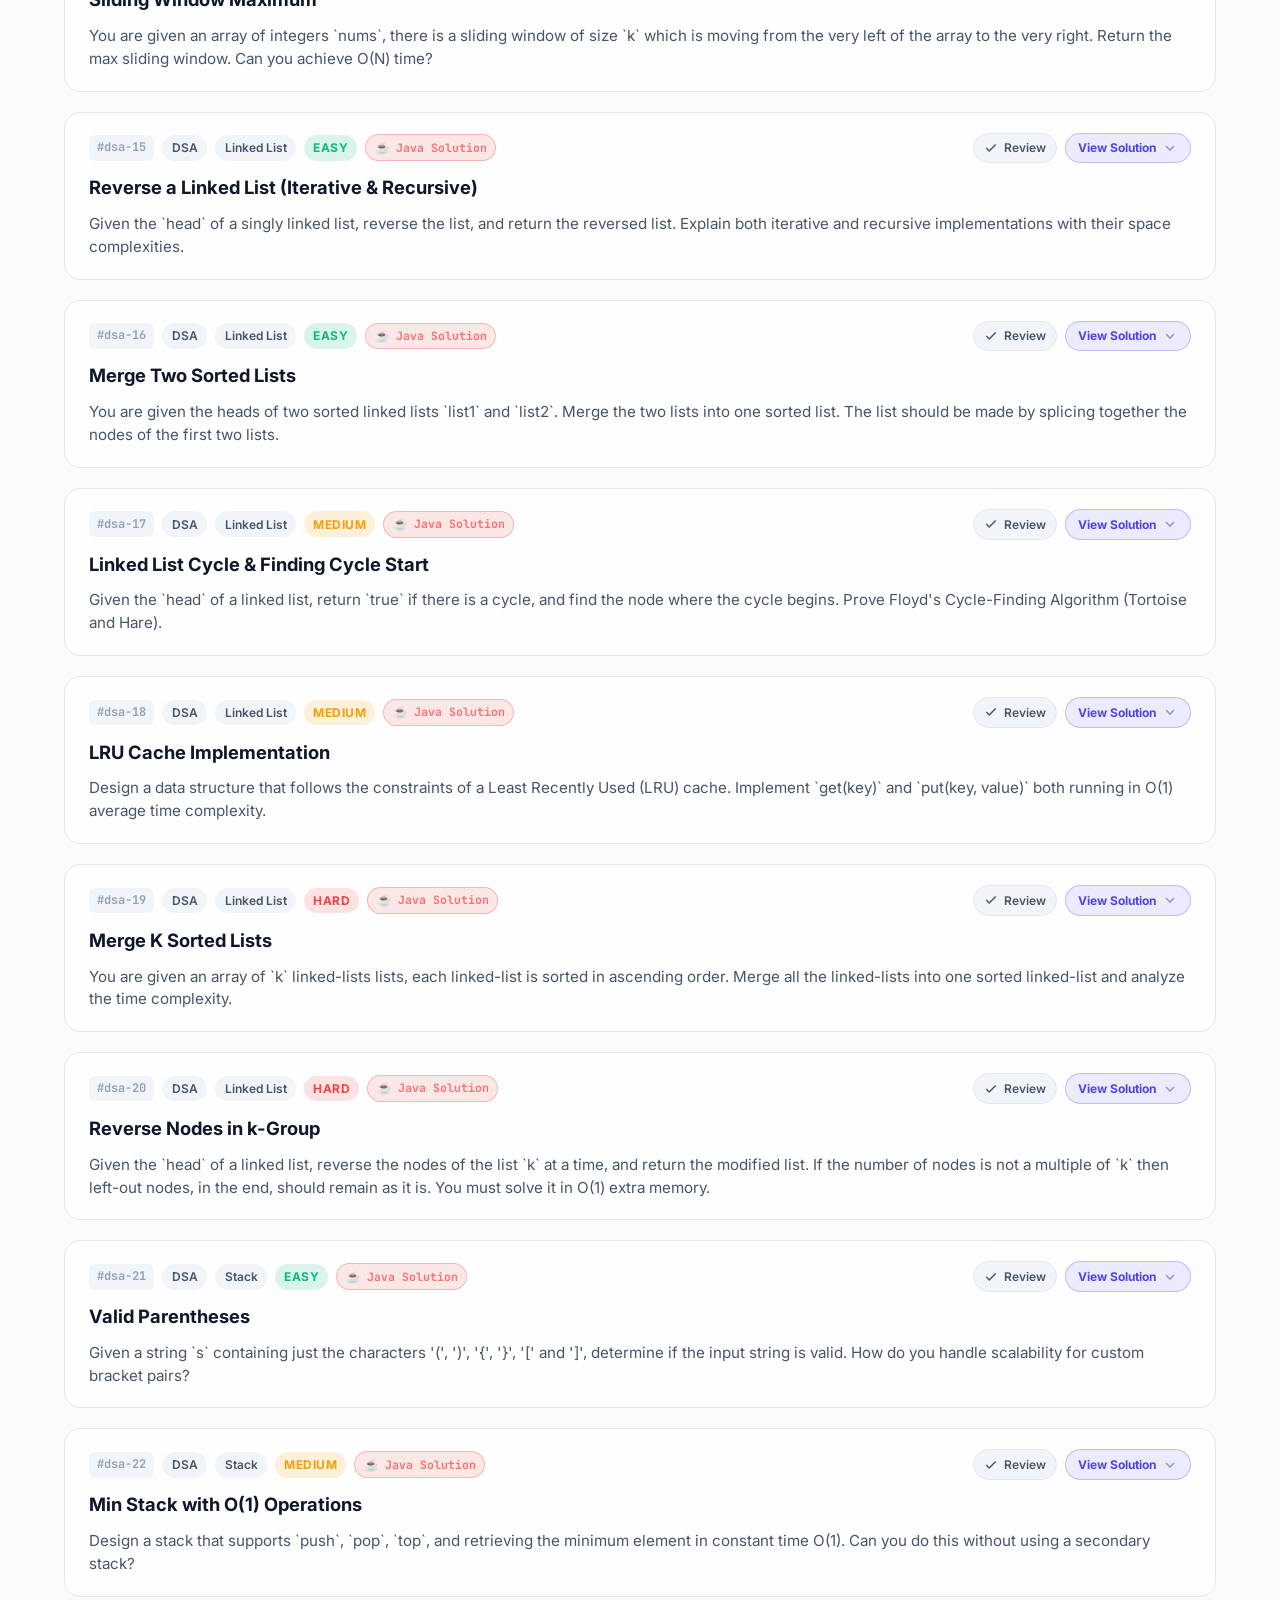
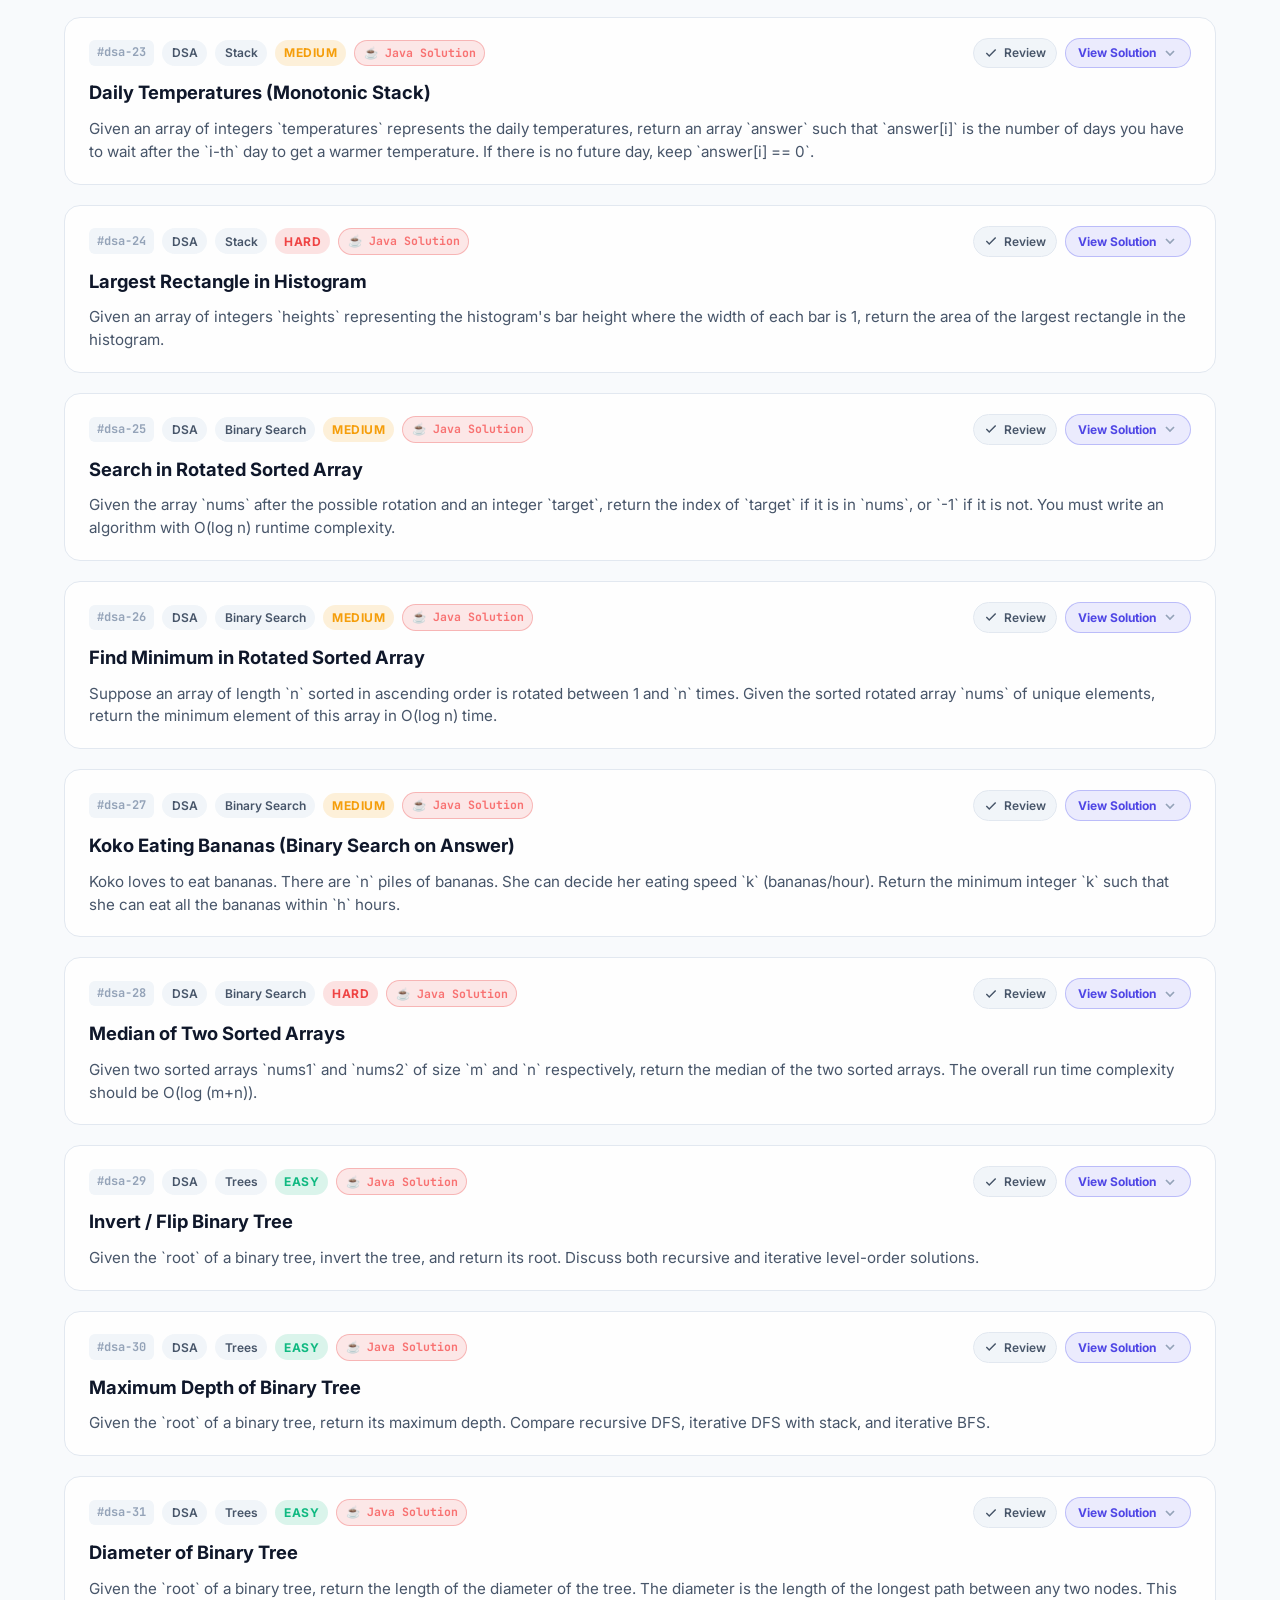
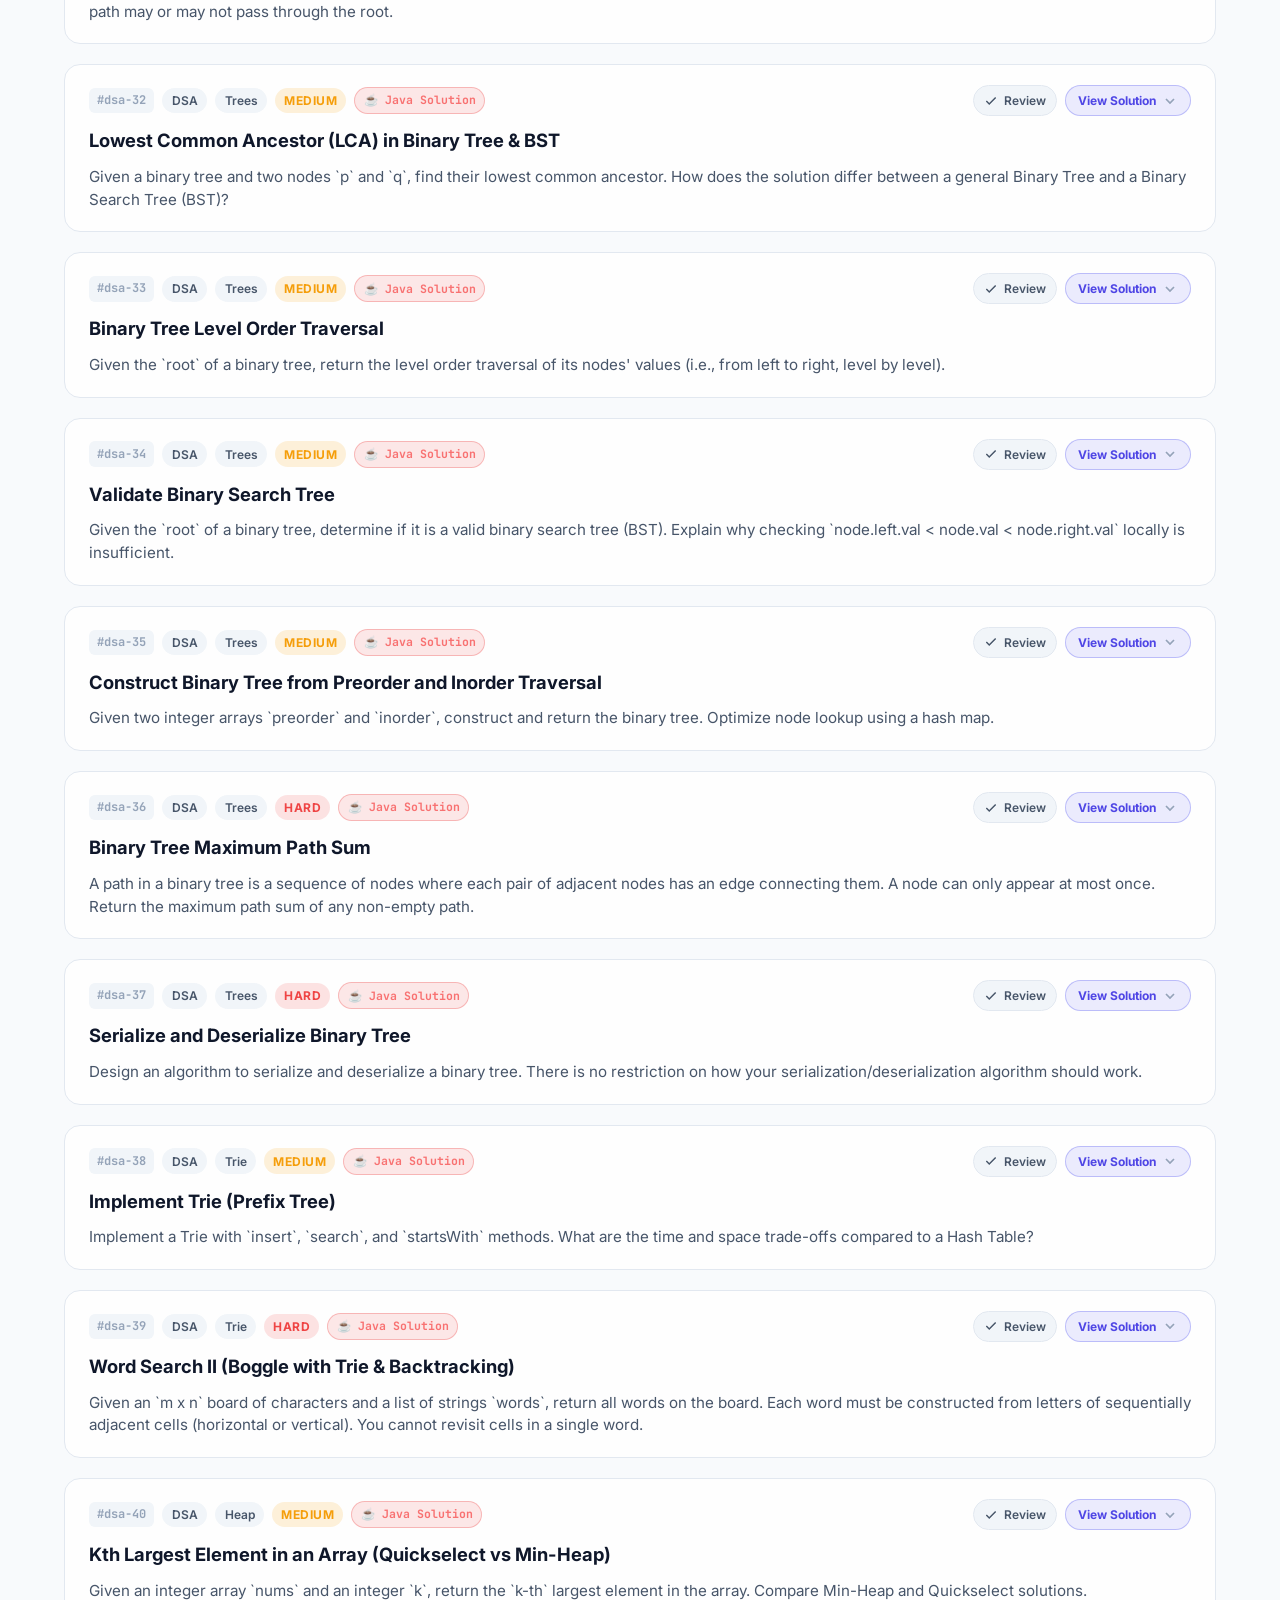
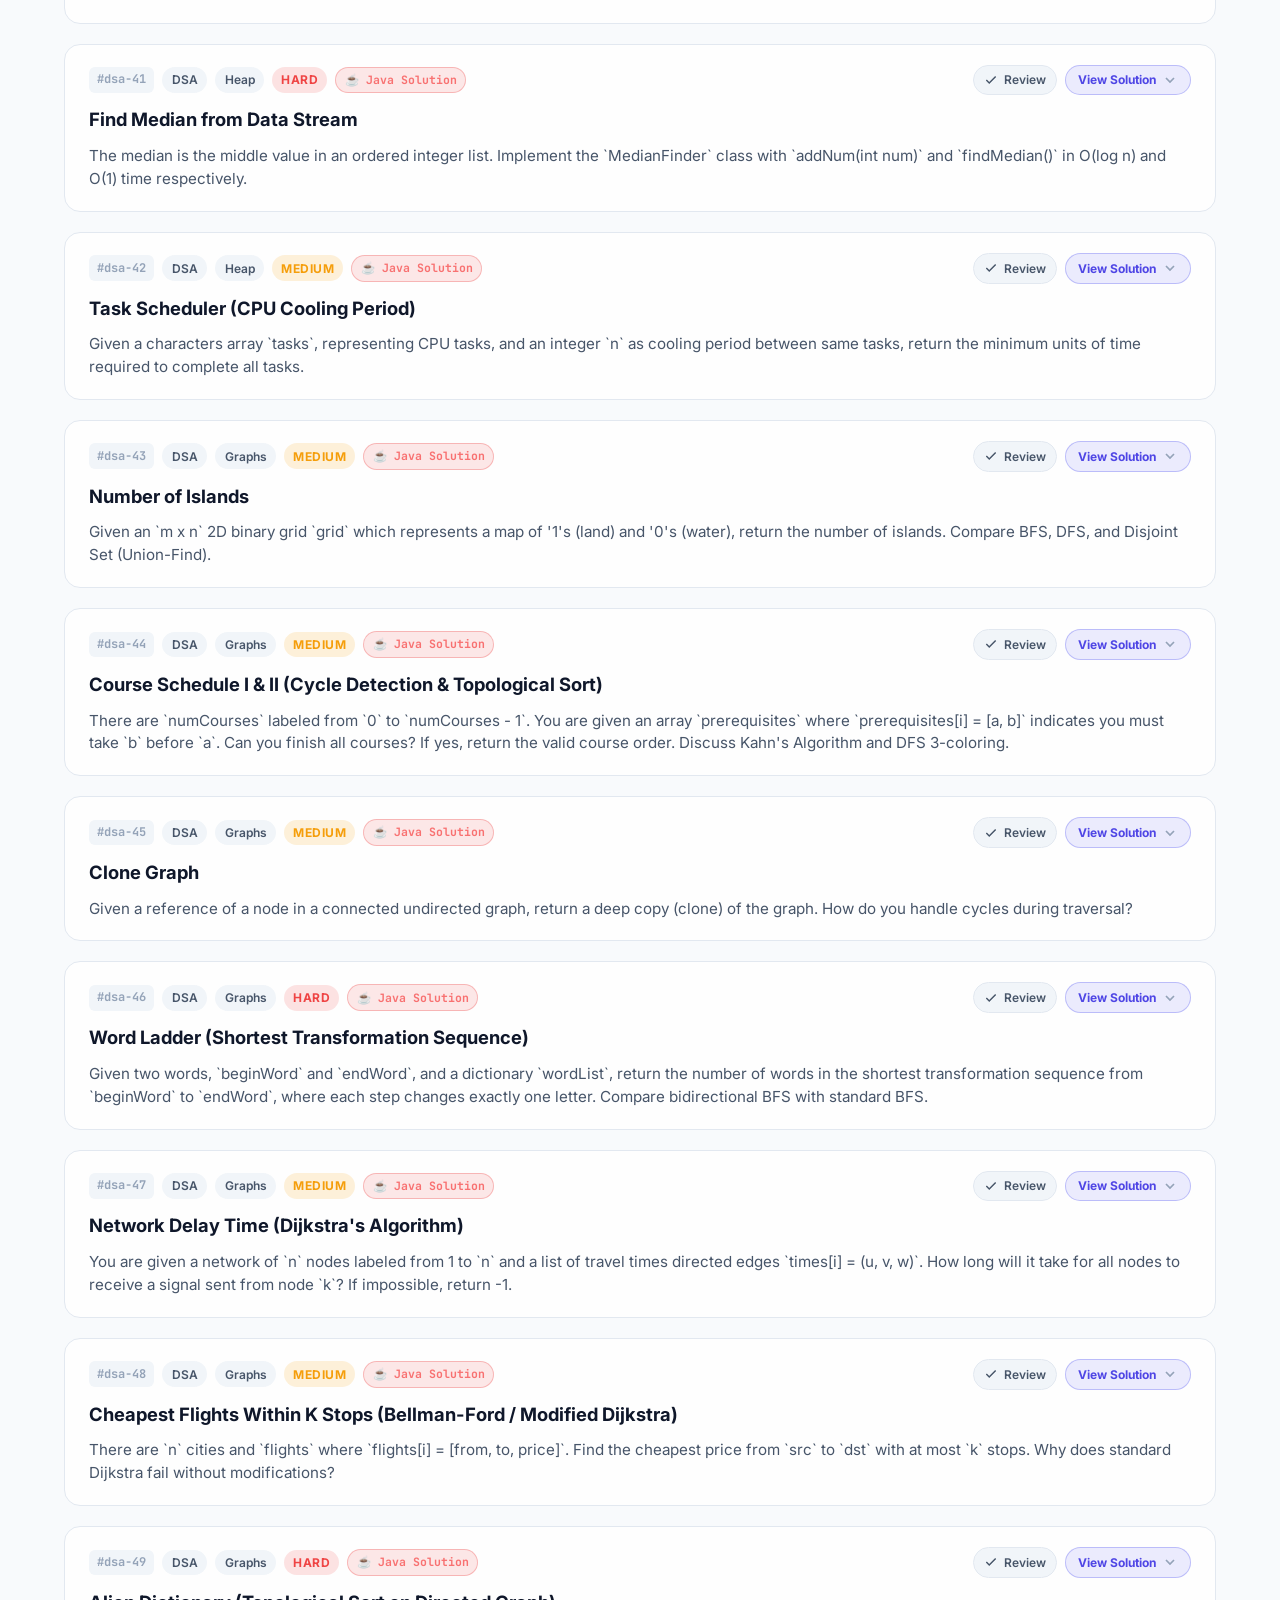
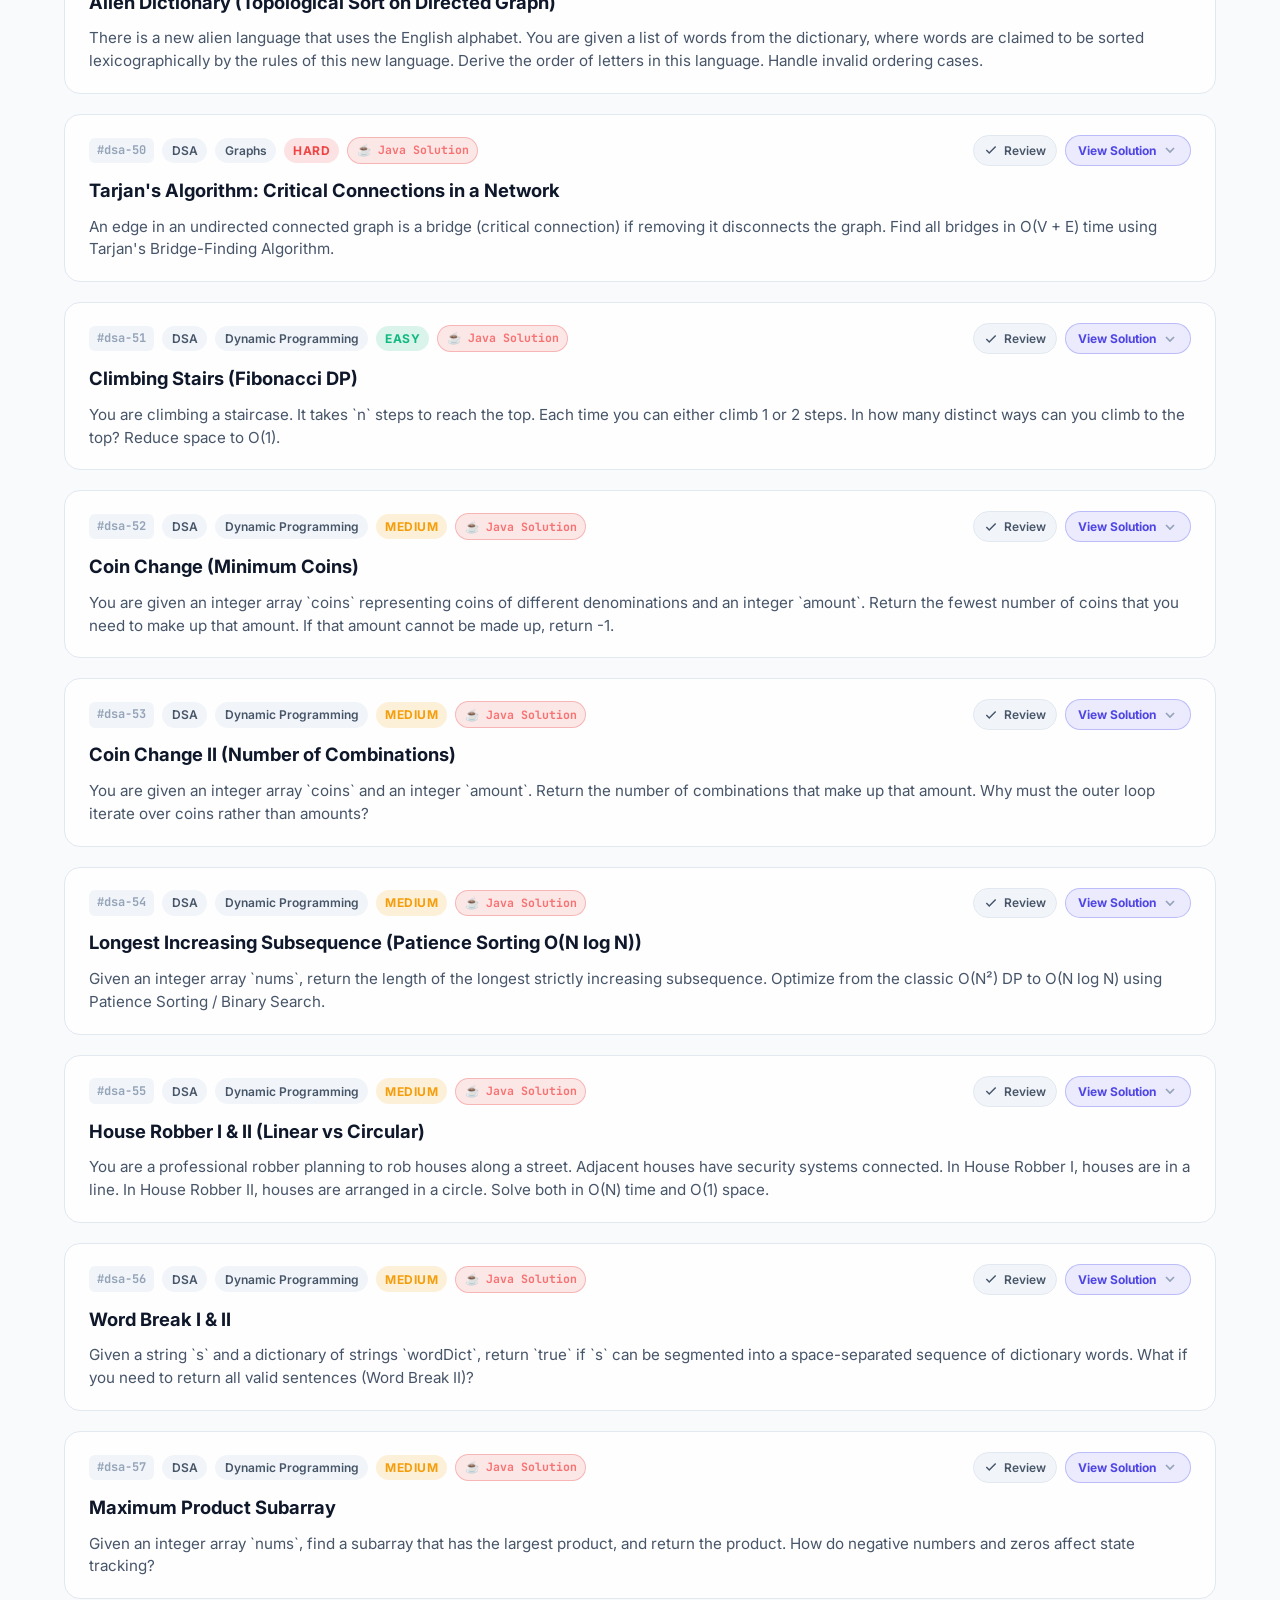
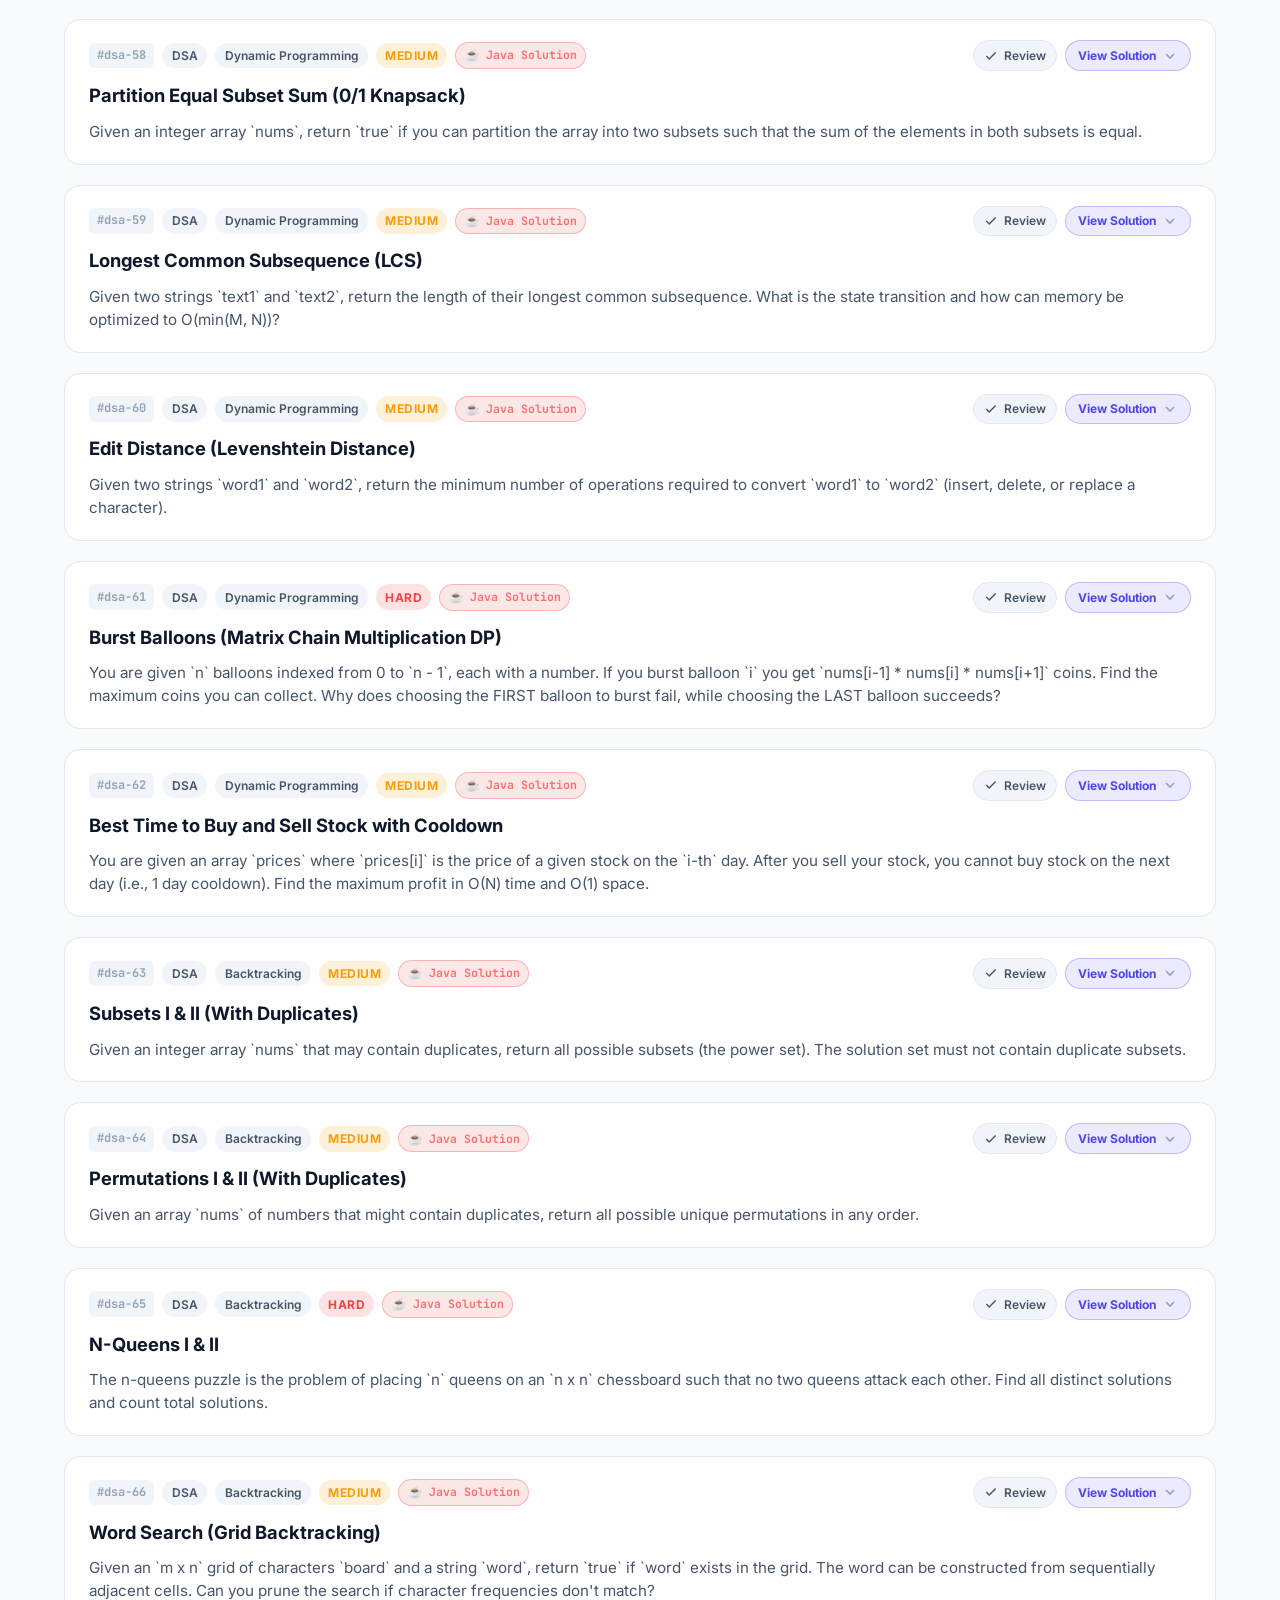
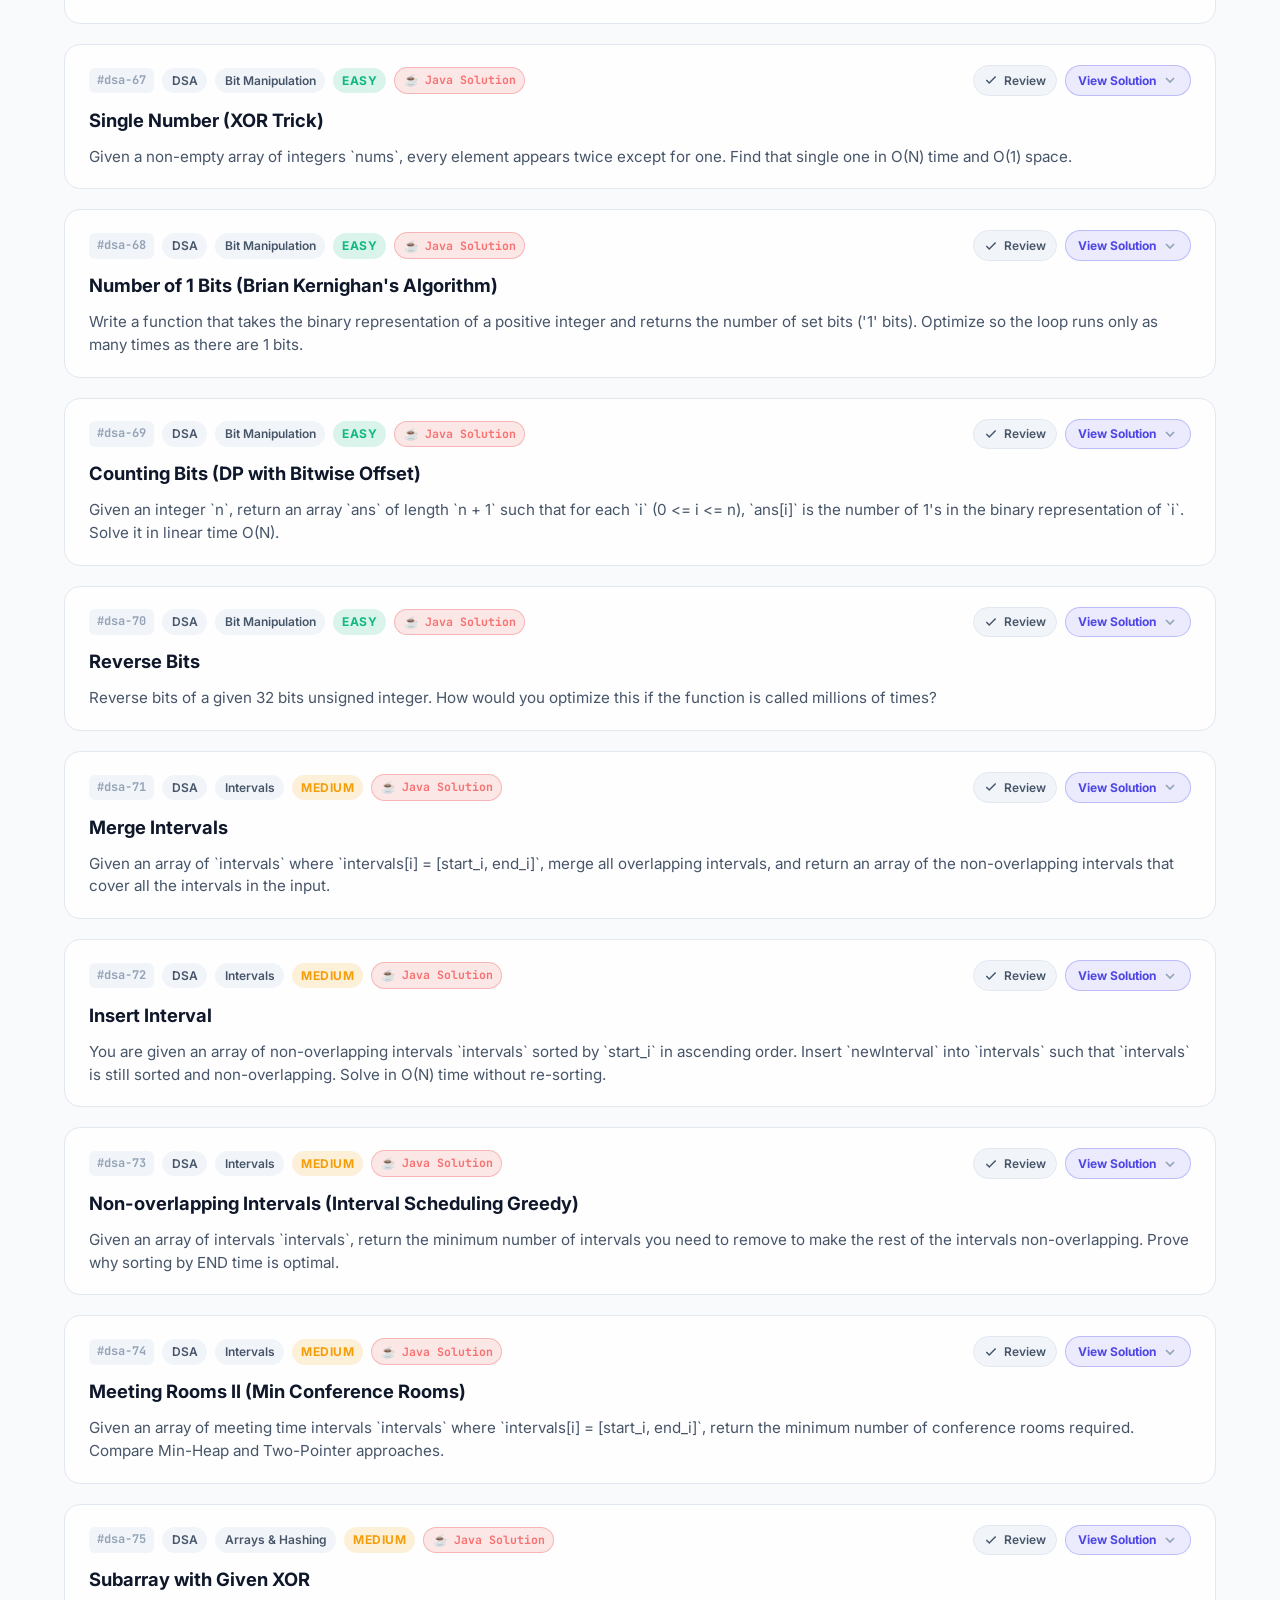
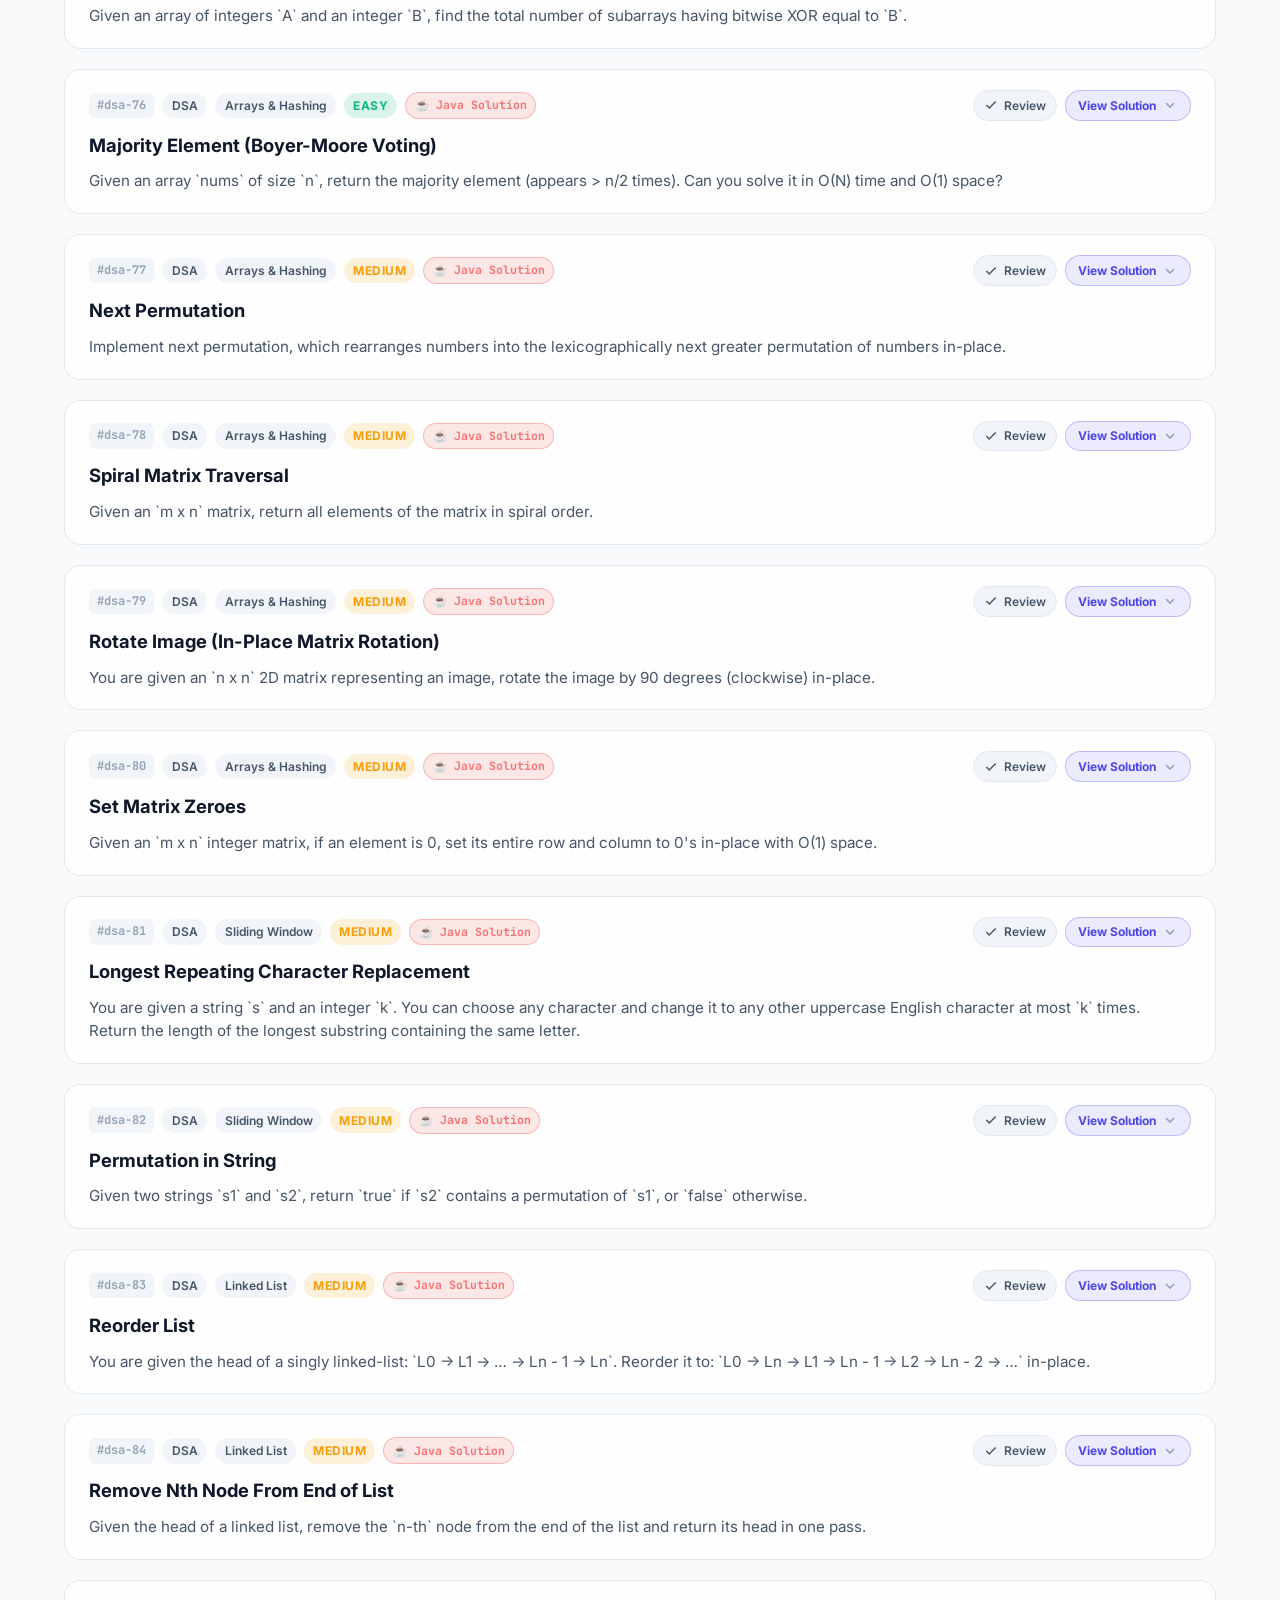
<file: blog/dsa.html>
<!DOCTYPE html>
<html lang="en" data-theme="dark">
<head>
  <meta charset="UTF-8">
  <meta name="viewport" content="width=device-width, initial-scale=1.0">
  <title>DSA Interview Questions (110 Curated Problems) | Ajay Singh Pundir</title>
  <meta name="description" content="110+ curated Data Structures and Algorithms interview questions with optimal solutions, complexities, and patterns.">
  <meta name="author" content="Ajay Singh Pundir">

  <!-- Canonical & Search Optimization -->
  <link rel="canonical" href="https://ajaypundir04.github.io/aj-profile/blog/dsa.html">
  <meta name="robots" content="index, follow, max-snippet:-1, max-image-preview:large, max-video-preview:-1">
  <meta name="keywords" content="interview questions, dsa interview questions, coding interview questions, technical interview questions, data structures and algorithms interview, leetcode patterns, dynamic programming, graph algorithms, tree traversals, two pointers, sliding window, Ajay Singh Pundir">

  <!-- Open Graph -->
  <meta property="og:type" content="article">
  <meta property="og:site_name" content="Ajay Singh Pundir - Blog">
  <meta property="og:locale" content="en_US">
  <meta property="og:url" content="https://ajaypundir04.github.io/aj-profile/blog/dsa.html">
  <meta property="og:title" content="DSA Interview Questions (110 Curated Problems) | Ajay Singh Pundir">
  <meta property="og:description" content="110+ curated Data Structures and Algorithms interview questions with optimal solutions, time and space complexities, and core pattern breakdowns.">
  <meta property="og:image" content="https://ajaypundir04.github.io/aj-profile/profile.jpeg?v=3">

  <!-- Twitter Card -->
  <meta name="twitter:card" content="summary_large_image">
  <meta name="twitter:title" content="DSA Interview Questions (110 Curated Problems) | Ajay Singh Pundir">
  <meta name="twitter:description" content="110+ curated Data Structures and Algorithms interview questions with optimal solutions, complexities, and patterns.">
  <meta name="twitter:image" content="https://ajaypundir04.github.io/aj-profile/profile.jpeg?v=3">

  <!-- Structured Data: TechArticle -->
  <script type="application/ld+json">
  {
    "@context": "https://schema.org",
    "@type": "TechArticle",
    "headline": "DSA Interview Questions (110 Curated Problems)",
    "description": "110+ curated Data Structures and Algorithms interview questions with optimal solutions, time and space complexities, and core pattern breakdowns.",
    "url": "https://ajaypundir04.github.io/aj-profile/blog/dsa.html",
    "inLanguage": "en",
    "keywords": [
      "interview questions",
      "dsa interview questions",
      "coding interview questions",
      "technical interview questions",
      "data structures and algorithms"
    ],
    "author": {
      "@type": "Person",
      "name": "Ajay Singh Pundir",
      "url": "https://ajaypundir04.github.io/aj-profile/"
    },
    "publisher": {
      "@type": "Person",
      "name": "Ajay Singh Pundir"
    },
    "isPartOf": {
      "@type": "CollectionPage",
      "url": "https://ajaypundir04.github.io/aj-profile/blog/index.html",
      "name": "Engineering Blog & Technical Interview Hub"
    },
    "about": {
      "@type": "Thing",
      "name": "Data Structures and Algorithms"
    }
  }
  </script>
  <link rel="preconnect" href="https://fonts.googleapis.com">
  <link rel="preconnect" href="https://fonts.gstatic.com" crossorigin>
  <link href="https://fonts.googleapis.com/css2?family=Inter:wght@400;500;600;700;800&family=JetBrains+Mono:wght@400;500;700&display=swap" rel="stylesheet">
  <link rel="stylesheet" href="../assets/css/style.css">
  <link rel="stylesheet" href="../assets/css/blog.css">
</head>
<body data-page-track="dsa">

  <header class="site-header">
    <div class="container nav-wrapper">
      <a href="../index.html" class="logo" title="Return to Ajay's Profile">
        <img src="../profile.jpeg?v=3" alt="Ajay Singh Pundir" style="width: 38px; height: 38px; border-radius: var(--radius-md); object-fit: cover; object-position: 50% 45%; border: 2px solid var(--accent-primary);">
        <span>Blog</span>
      </a>

      <nav class="nav-links" id="nav-links">
        <a href="../index.html" class="nav-link" style="color: var(--accent-primary); font-weight: 700;">
          Profile
        </a>
        <a href="index.html" class="nav-link">All Tracks</a>
        <a href="dsa.html" class="nav-link active">DSA (110)</a>
        <a href="system-design.html" class="nav-link">System Design (110)</a>
        <a href="security.html" class="nav-link">Security (110)</a>
        <a href="ai.html" class="nav-link">AI & ML (110)</a>
        <a href="../deutsche/index.html" class="nav-link" style="color: #fbbf24; font-weight: 700;">Deutsch 🇩🇪</a>
      </nav>

      <div class="nav-actions">
        <button class="theme-toggle-btn" id="theme-toggle" aria-label="Toggle theme">
          <svg width="20" height="20" viewBox="0 0 24 24" fill="none" stroke="currentColor" stroke-width="2"><circle cx="12" cy="12" r="5"></circle><line x1="12" y1="1" x2="12" y2="3"></line><line x1="12" y1="21" x2="12" y2="23"></line><line x1="4.22" y1="4.22" x2="5.64" y2="5.64"></line><line x1="18.36" y1="18.36" x2="19.78" y2="19.78"></line><line x1="1" y1="12" x2="3" y2="12"></line><line x1="21" y1="12" x2="23" y2="12"></line><line x1="4.22" y1="19.78" x2="5.64" y2="18.36"></line><line x1="18.36" y1="5.64" x2="19.78" y2="4.22"></line></svg>
        </button>
        <a href="../assets/resume_ajay_pundir.pdf" download class="btn btn-primary btn-sm">Resume</a>
        <button class="mobile-menu-btn" id="mobile-menu-btn" aria-label="Toggle navigation menu">
          <svg width="24" height="24" viewBox="0 0 24 24" fill="none" stroke="currentColor" stroke-width="2"><line x1="3" y1="12" x2="21" y2="12"></line><line x1="3" y1="6" x2="21" y2="6"></line><line x1="3" y1="18" x2="21" y2="18"></line></svg>
        </button>
      </div>
    </div>
  </header>

  <main class="container">
    <div class="blog-header">
      <div class="hero-eyebrow" style="margin-bottom: 0.75rem;">
        <span class="status-dot"></span>
        Track 01 • Data Structures & Algorithms
      </div>
      <h1 class="blog-hero-title">DSA Interview Questions</h1>
      <p class="blog-hero-desc">
        110 curated DSA interview questions covering Sliding Window, Monotonic Stacks, Binary Search on Answer, Tree/Graph traversals, Dynamic Programming, and Bit Manipulation.
      </p>

      <div class="progress-card">
        <div class="progress-header">
          <div class="progress-title">
            <svg width="20" height="20" viewBox="0 0 24 24" fill="none" stroke="currentColor" stroke-width="2.5"><circle cx="12" cy="12" r="10"></circle><polyline points="12 6 12 12 16 14"></polyline></svg>
            DSA Track Progress
          </div>
          <div class="progress-stats" id="progress-stats">0 / 110 (0%) Completed</div>
        </div>
        <div class="progress-bar-bg">
          <div class="progress-bar-fill" id="progress-bar-fill"></div>
        </div>
      </div>
    </div>

    <div class="filter-toolbar">
      <div class="search-box">
        <svg class="search-icon" width="20" height="20" viewBox="0 0 24 24" fill="none" stroke="currentColor" stroke-width="2"><circle cx="11" cy="11" r="8"></circle><line x1="21" y1="21" x2="16.65" y2="16.65"></line></svg>
        <input type="text" id="search-input" class="search-input" placeholder="Search DSA questions, patterns, complexities... (Press '/' to focus)">
        <button id="clear-search-btn" class="search-clear-btn" title="Clear search">✕</button>
      </div>

      <div class="secondary-filters-row">
        <select id="category-filter" class="filter-select">
          <option value="all">All Categories</option>
        </select>

        <select id="difficulty-filter" class="filter-select">
          <option value="all">All Difficulties</option>
          <option value="easy">Easy</option>
          <option value="medium">Medium</option>
          <option value="hard">Hard</option>
        </select>

        <select id="status-filter" class="filter-select">
          <option value="all">All Status</option>
          <option value="unreviewed">Unreviewed Only</option>
          <option value="reviewed">Reviewed Only</option>
        </select>

        <div class="results-count-label" id="results-count">Showing 110 questions</div>

        <button id="toggle-all-btn" class="btn-toggle-all" onclick="window.toggleAllSolutions()" title="Expand or collapse all solutions">
          <svg width="14" height="14" viewBox="0 0 24 24" fill="none" stroke="currentColor" stroke-width="2"><polyline points="7 13 12 18 17 13"></polyline><polyline points="7 6 12 11 17 6"></polyline></svg>
          <span>Expand All Solutions</span>
        </button>
      </div>
    </div>

    <div class="questions-list" id="questions-container"></div>
  </main>

  <footer class="site-footer">
    <div class="container footer-copyright">
      © 2026 Ajay Singh Pundir • Data Structures & Algorithms Track
    </div>
  </footer>

  <script src="../assets/js/data/dsa.js"></script>
  <script src="../assets/js/main.js"></script>
  <script src="../assets/js/blog.js"></script>

  <!-- Analytics -->
  <script data-goatcounter="https://ajaypundir04.goatcounter.com/count"
          async src="//gc.zgo.at/count.js"></script>
</body>
</html>
</file>
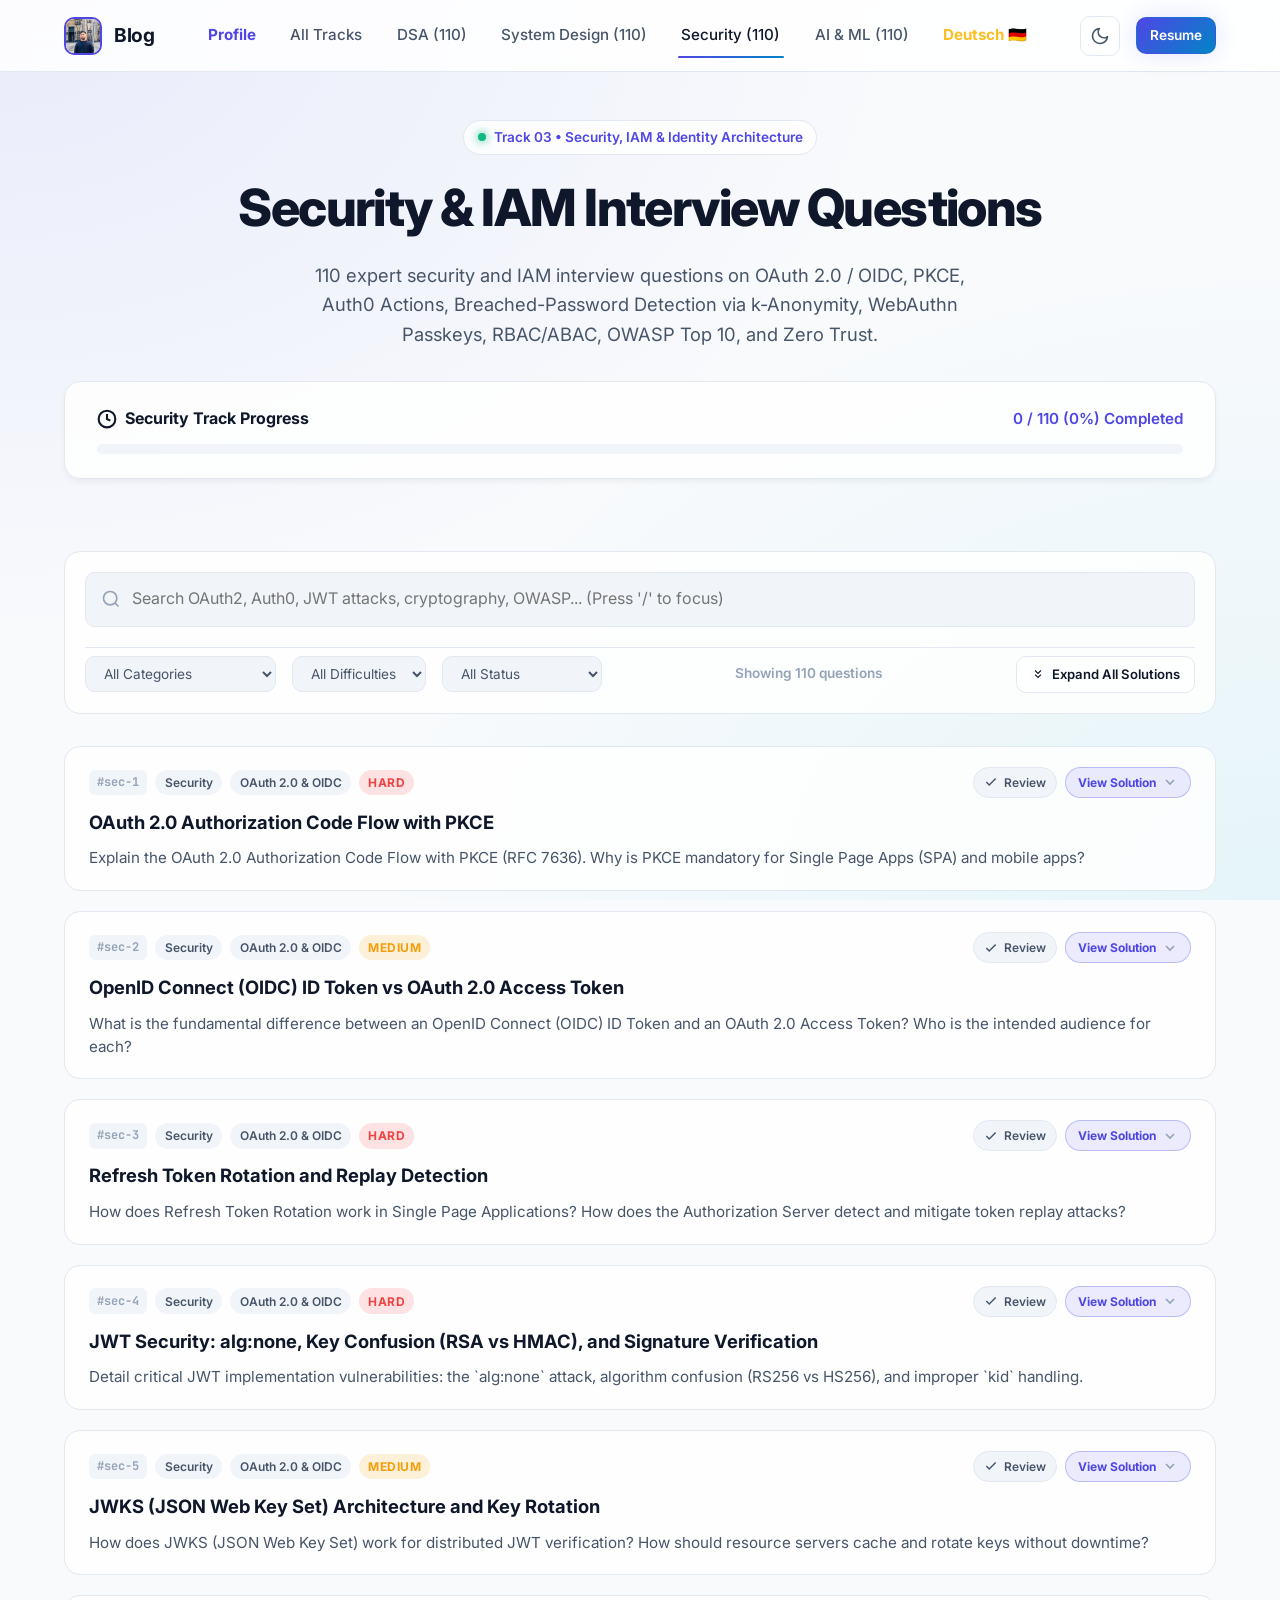
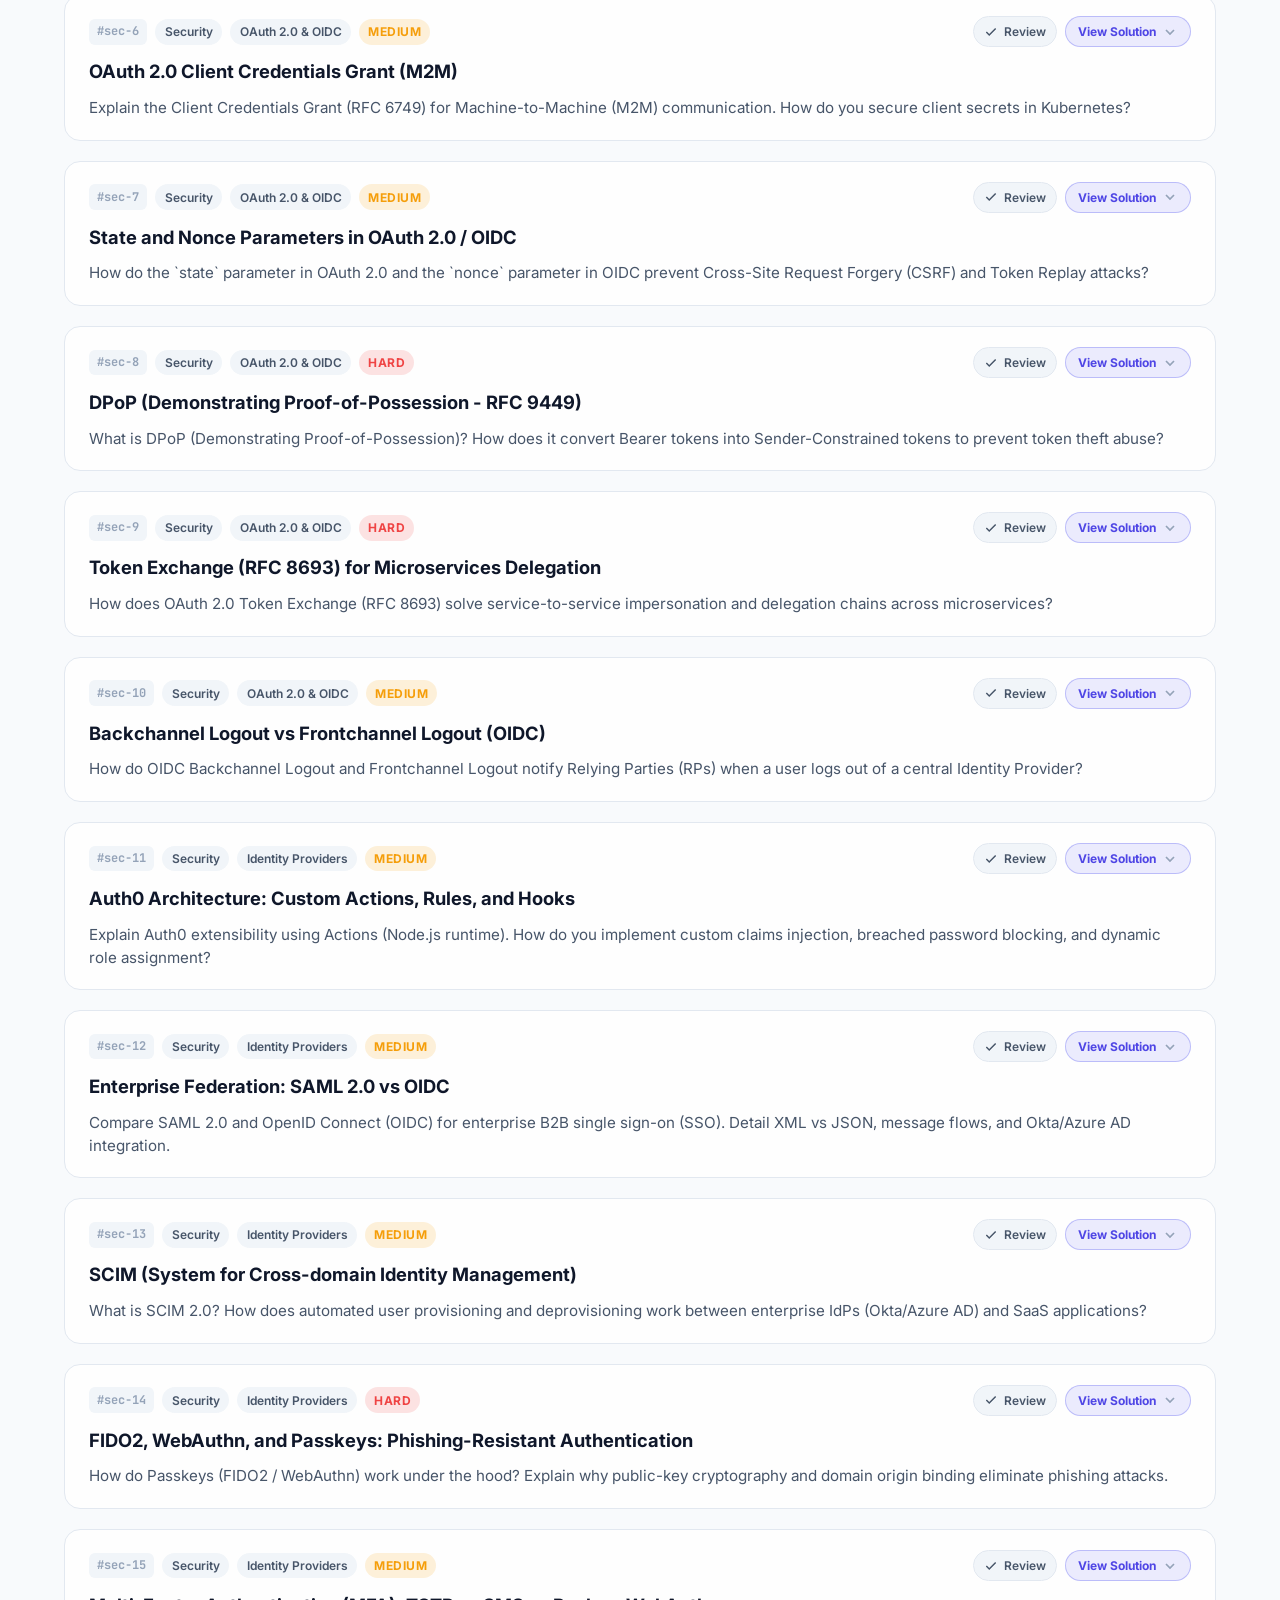
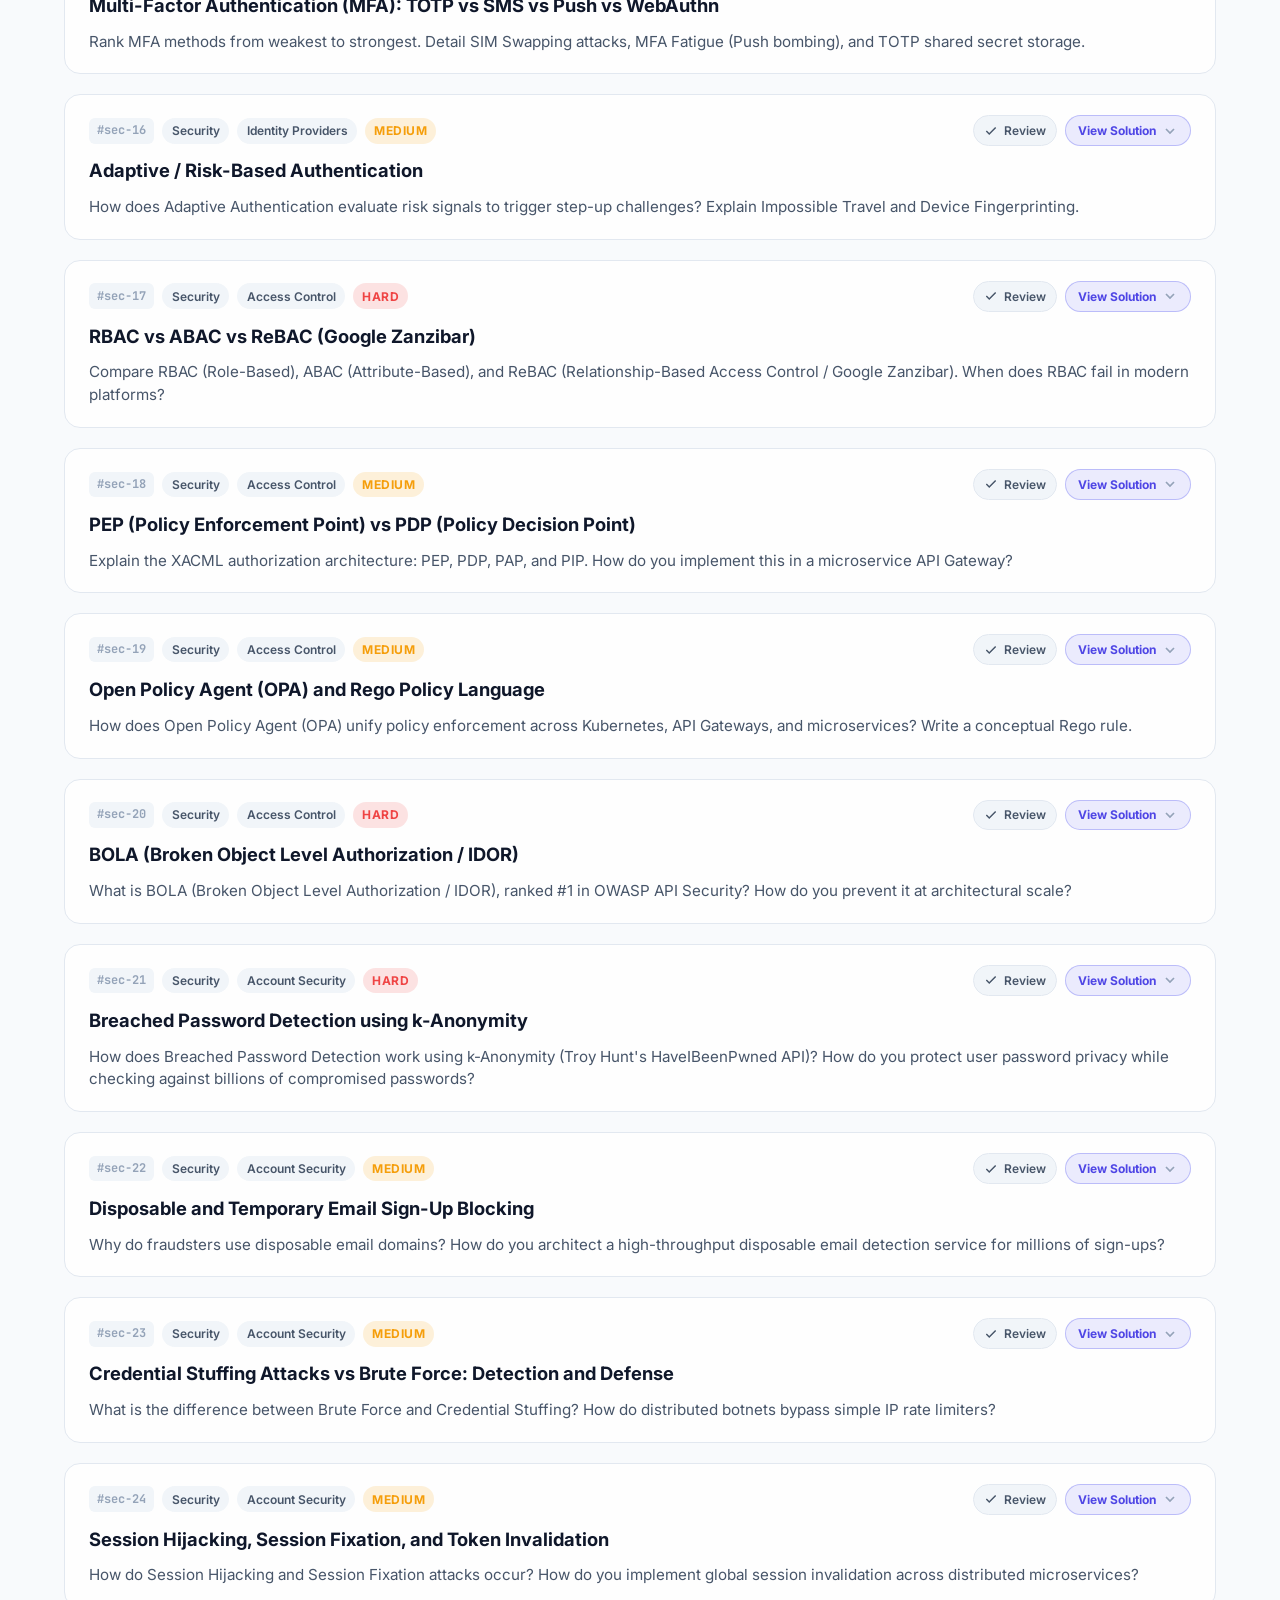
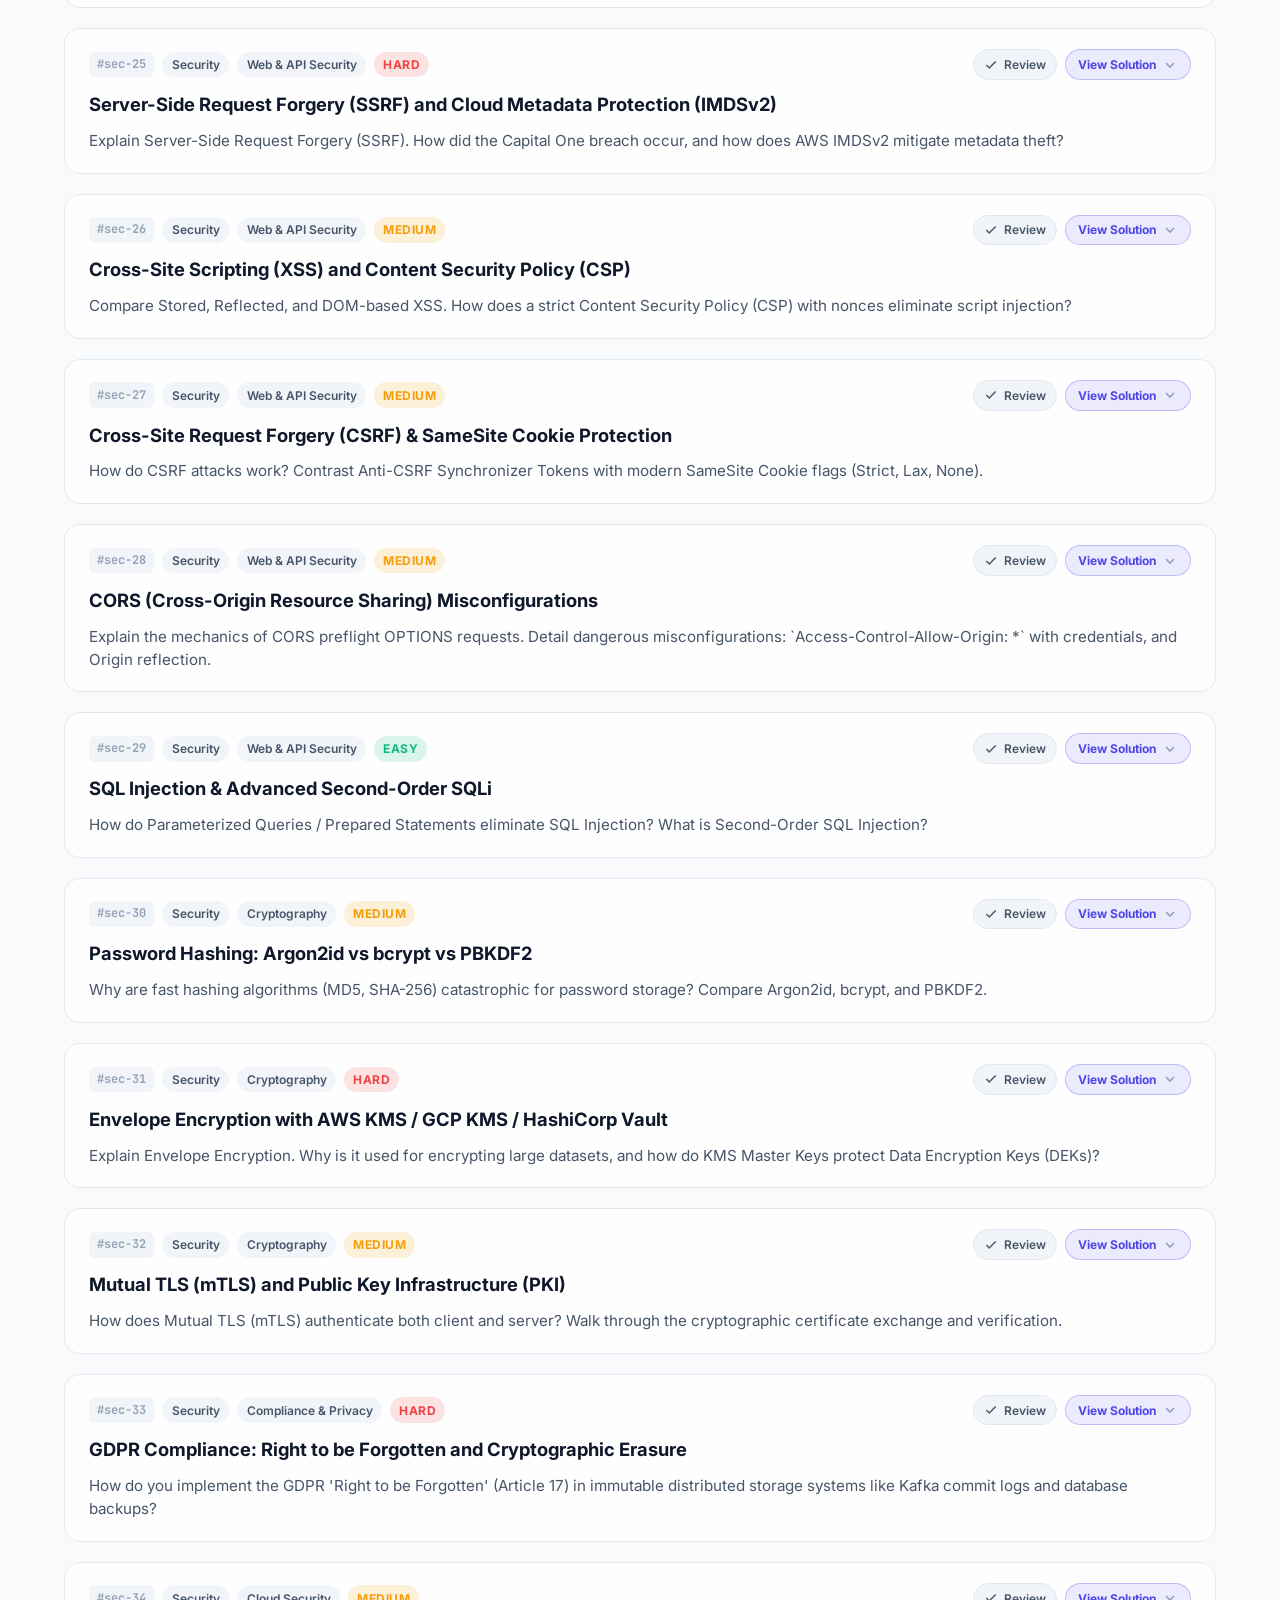
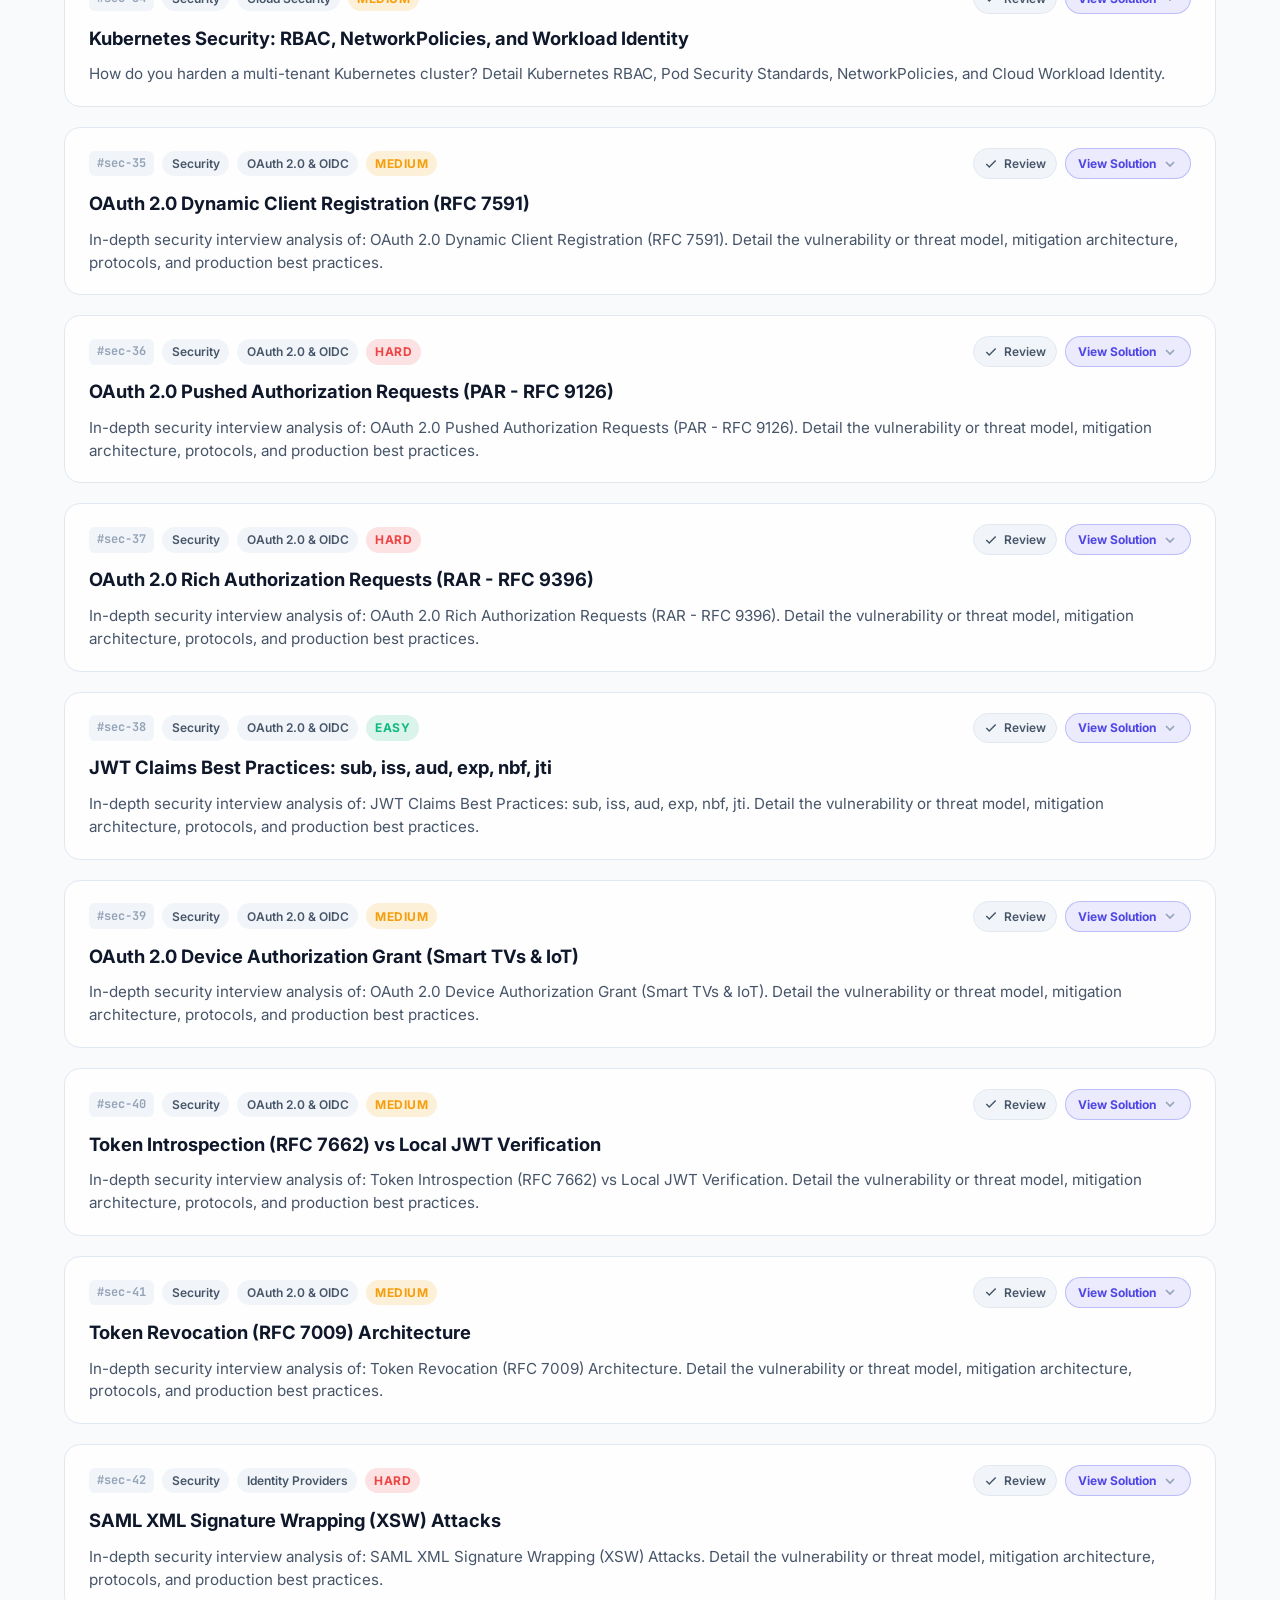
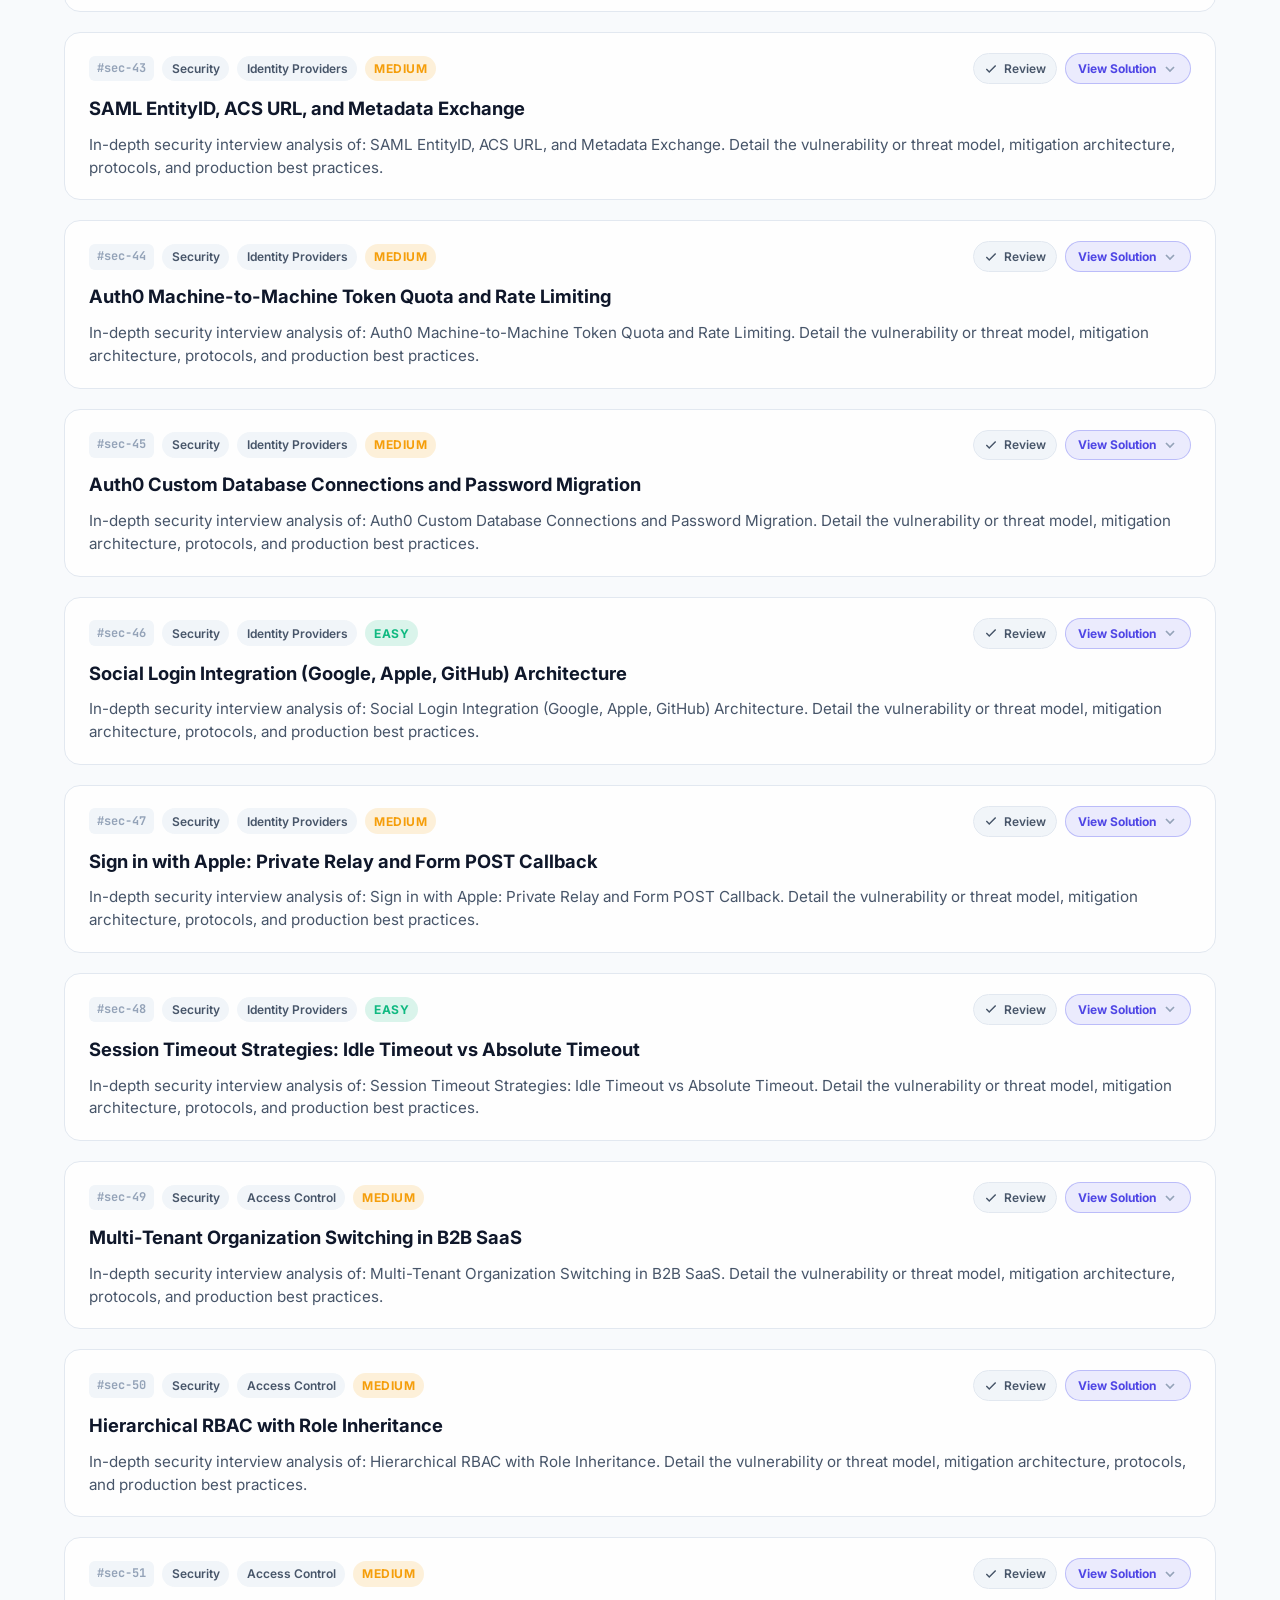
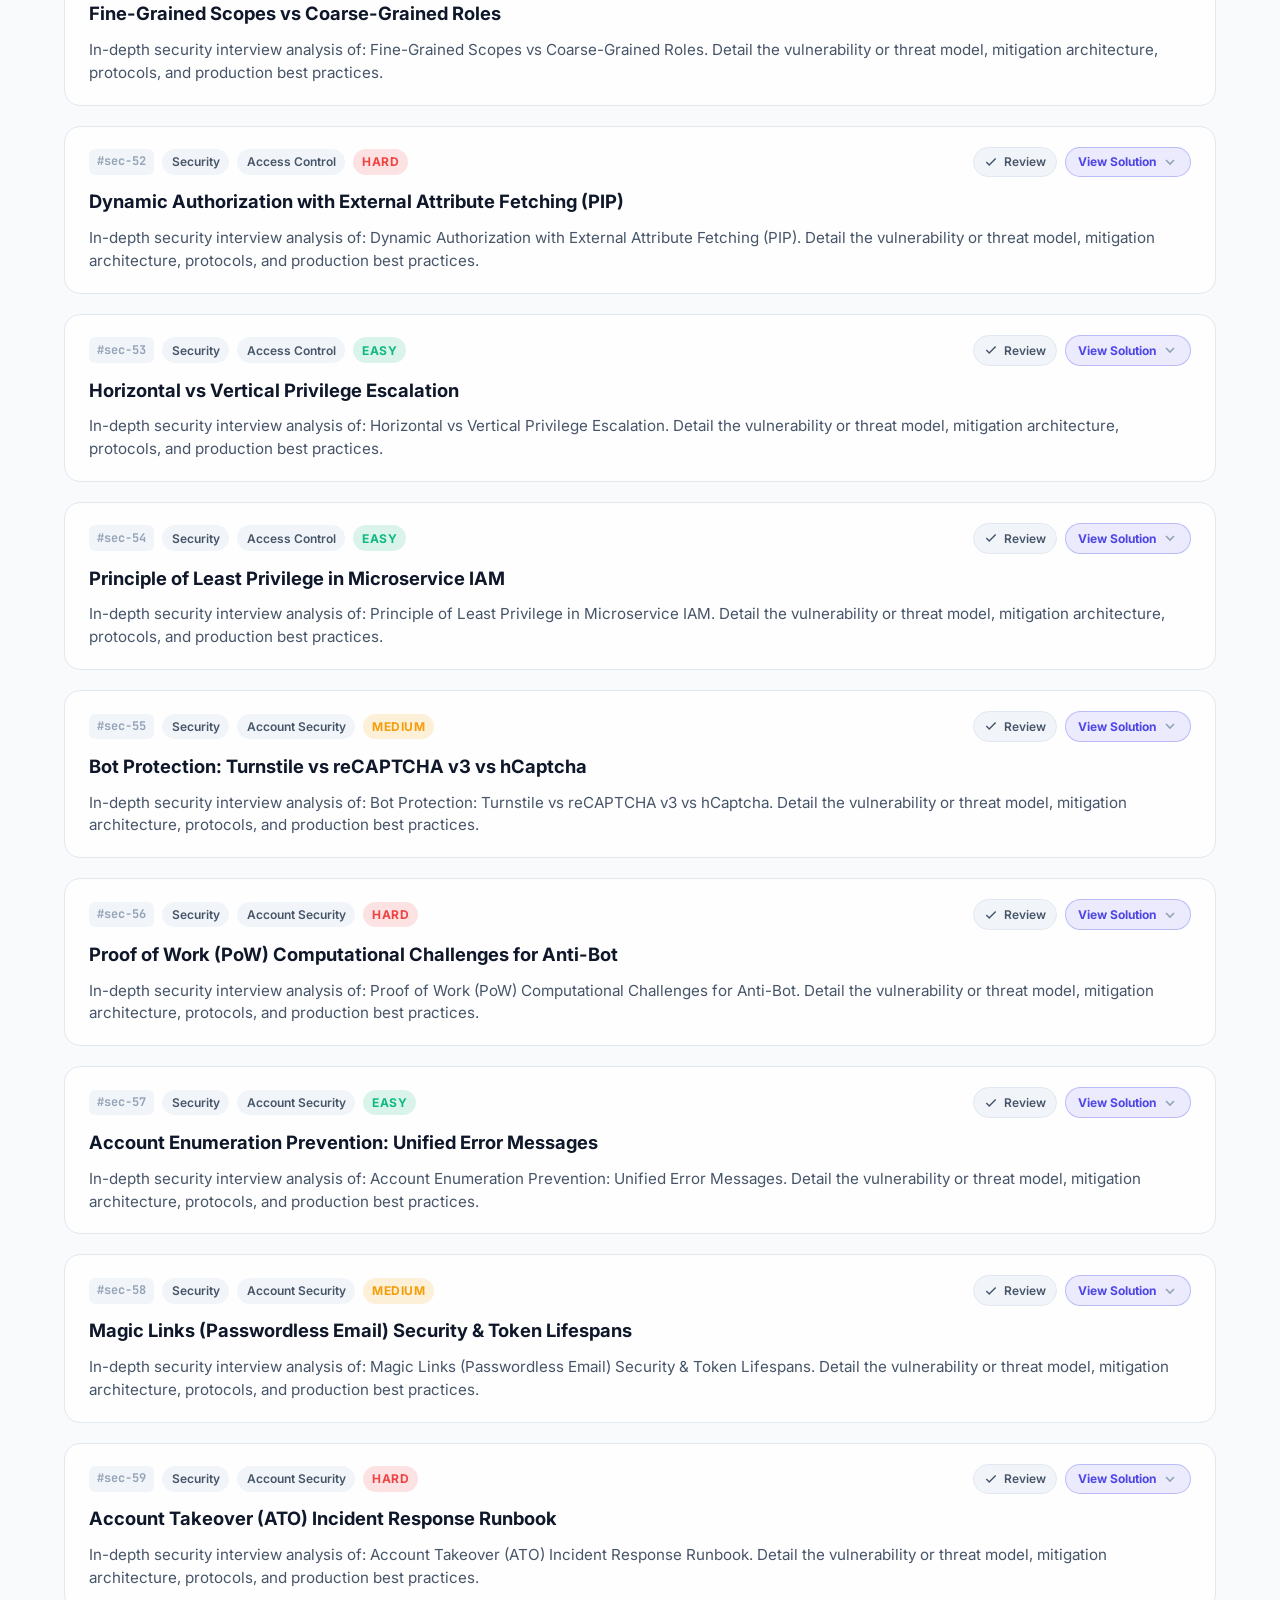
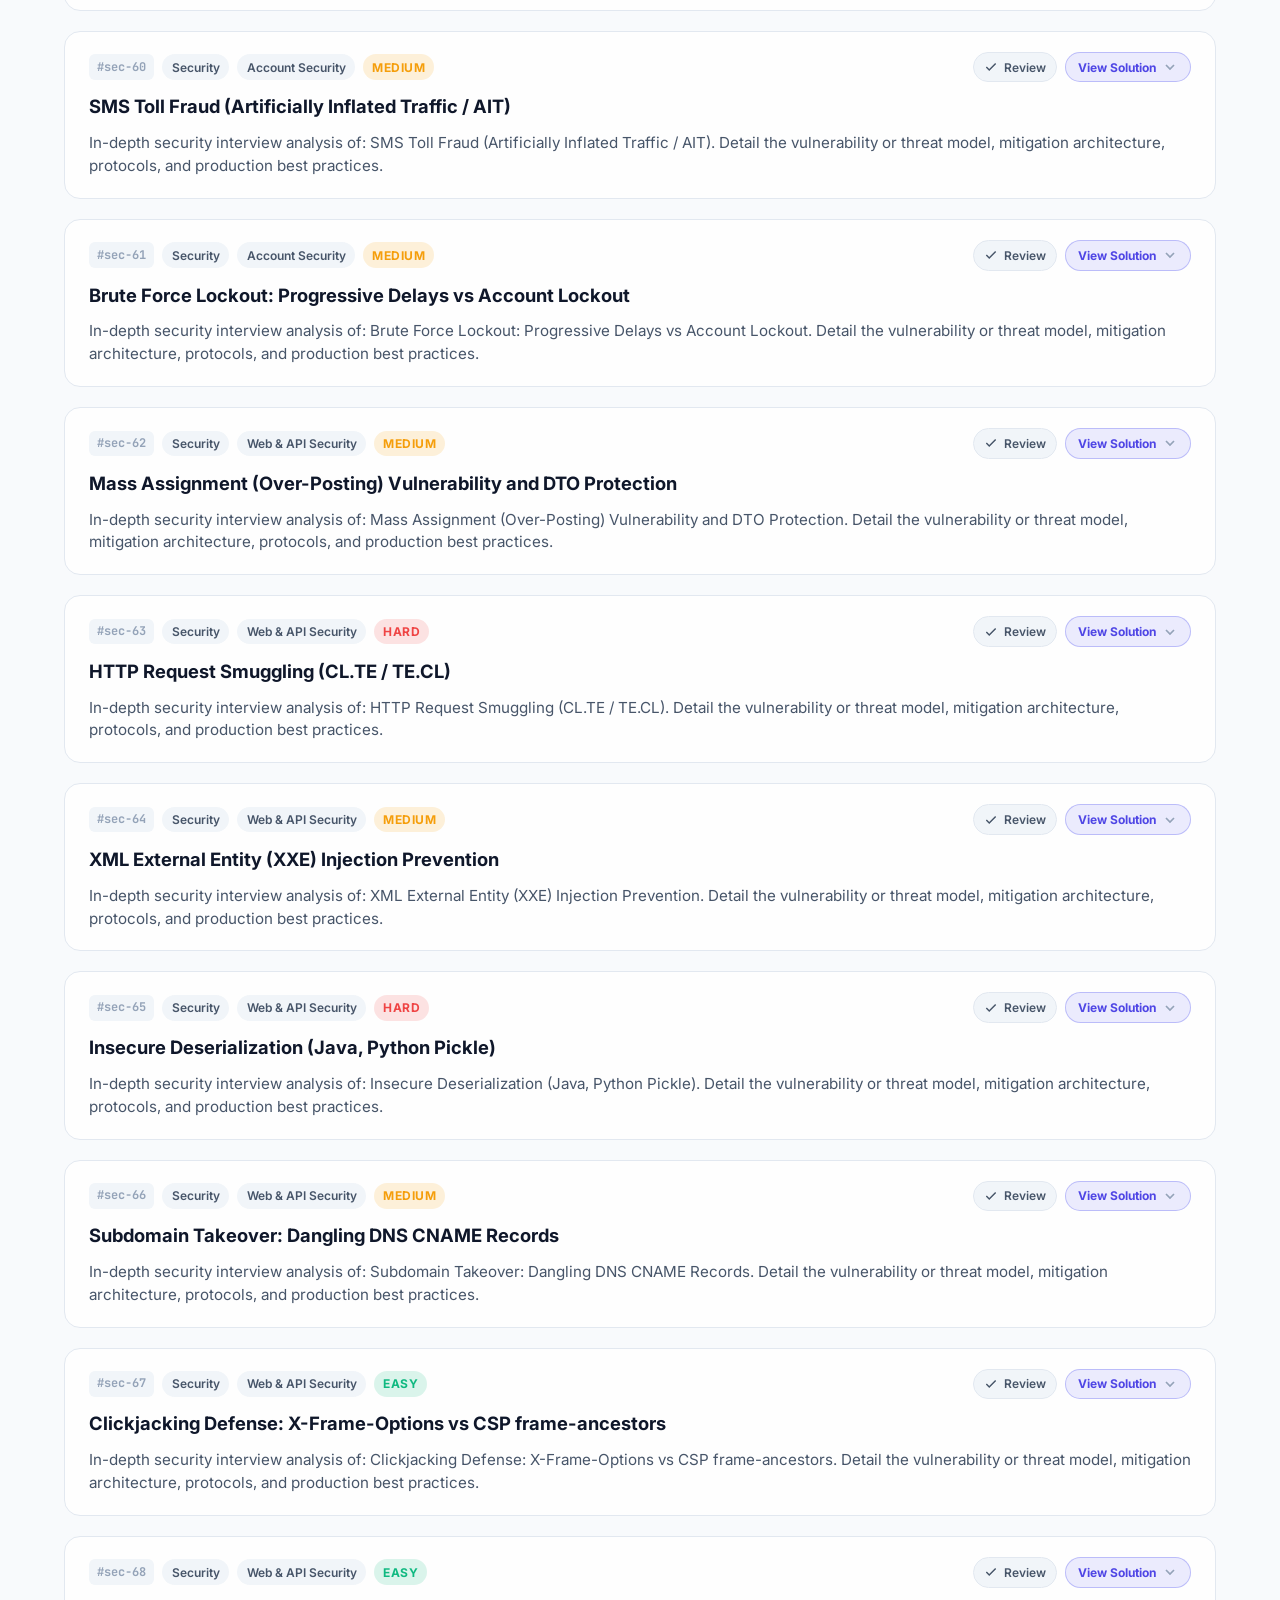
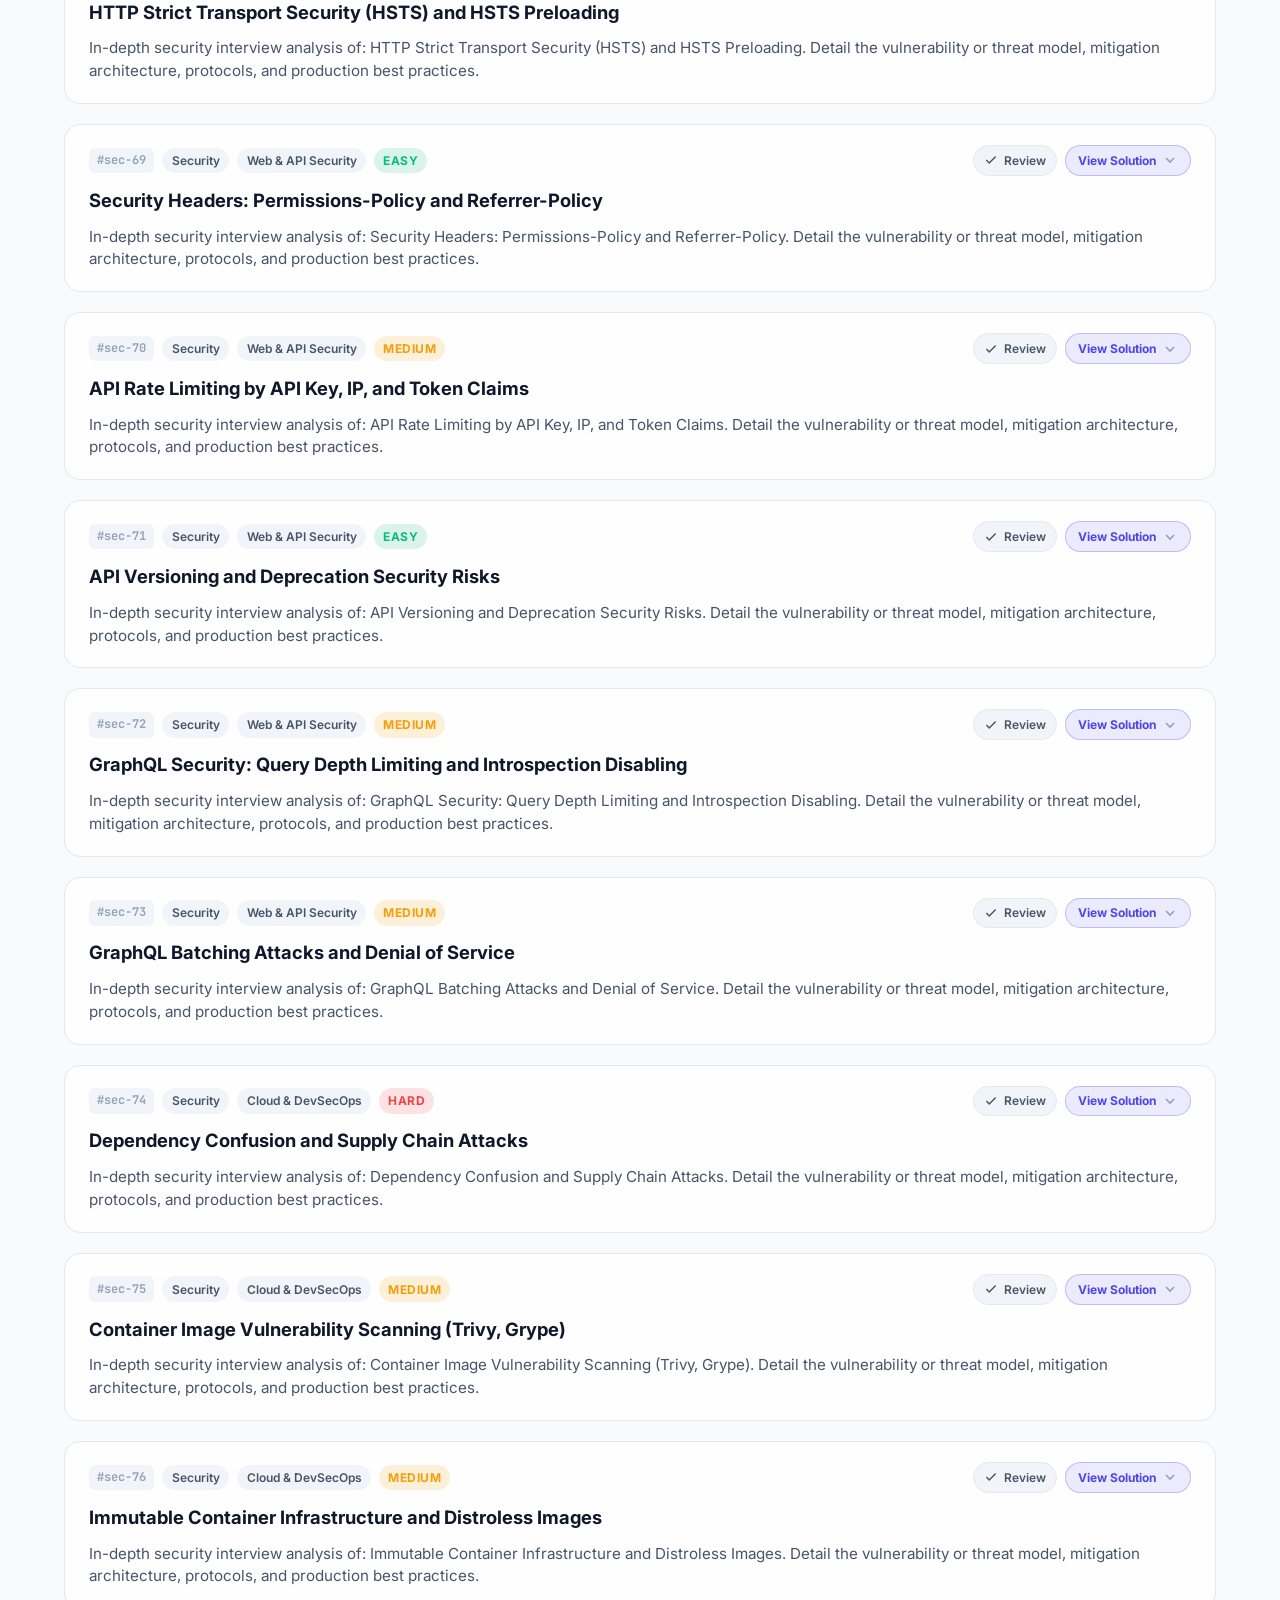
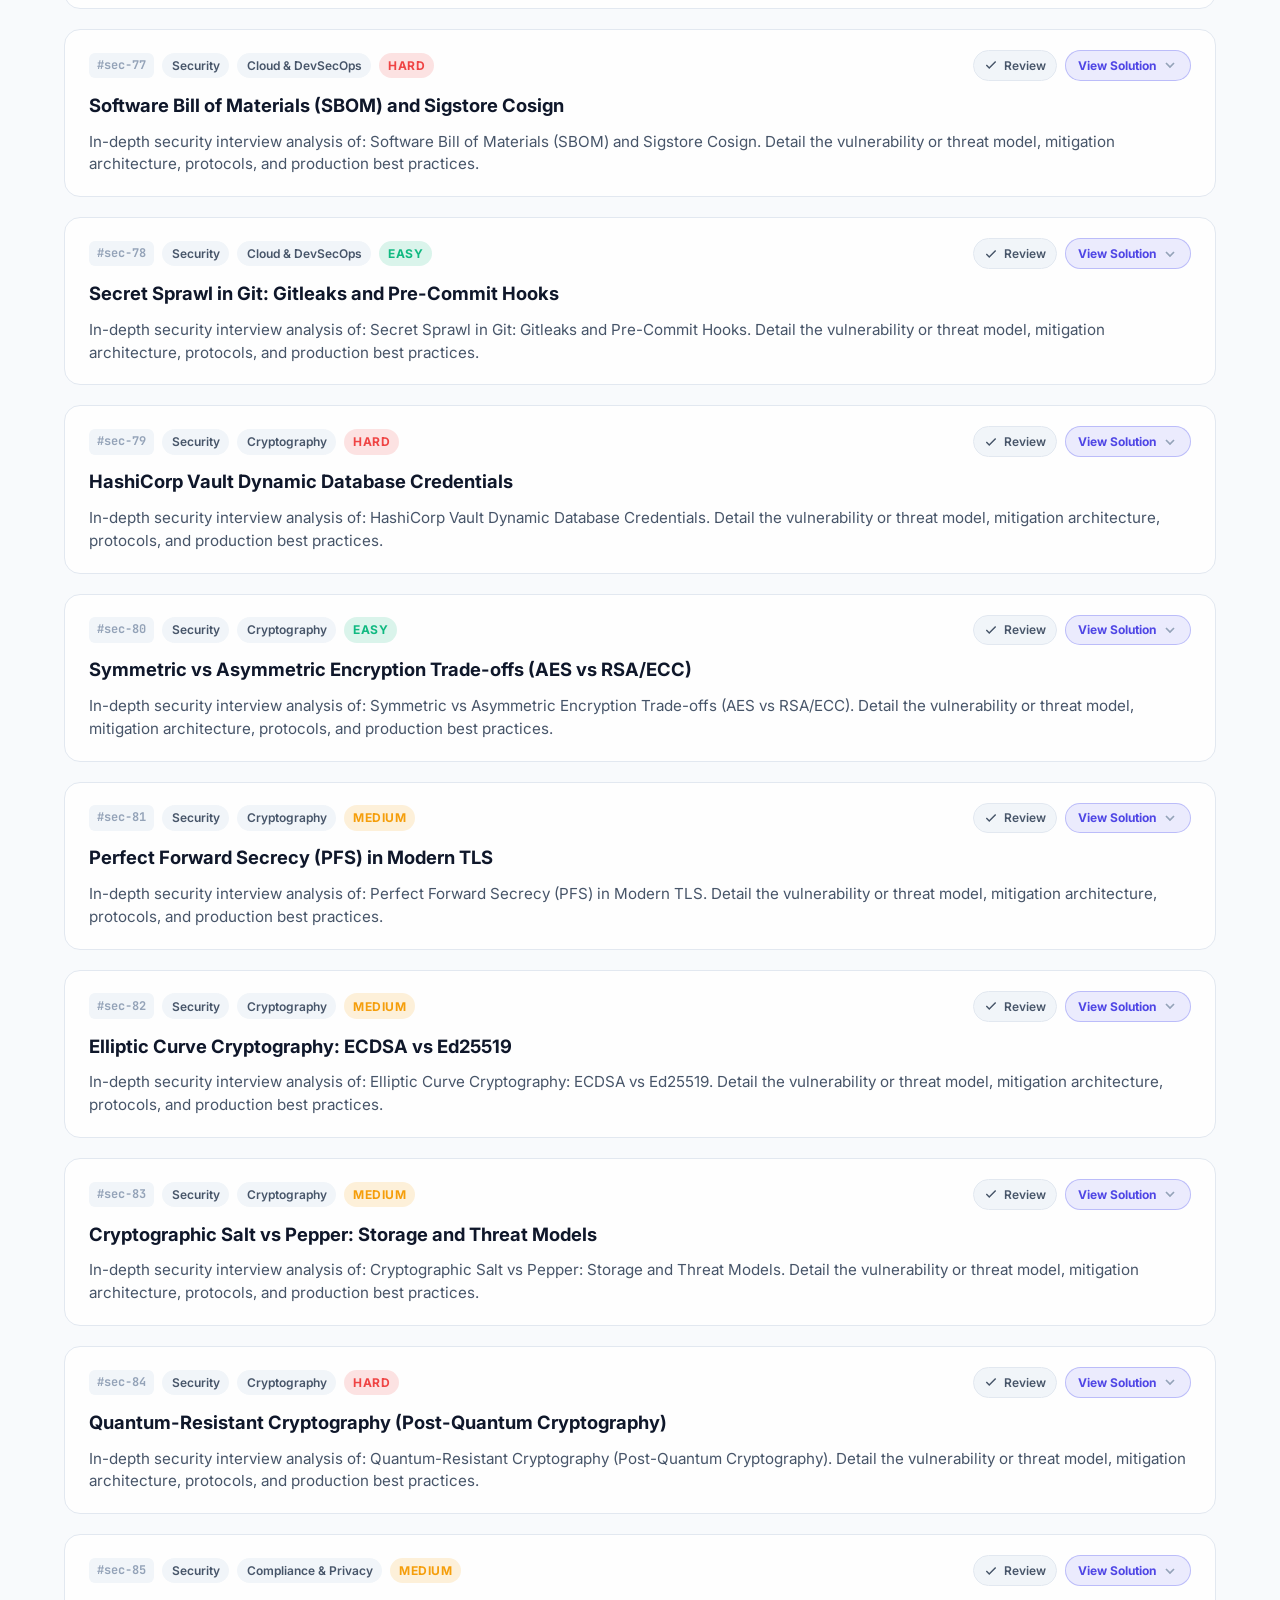
<file: blog/security.html>
<!DOCTYPE html>
<html lang="en" data-theme="dark">
<head>
  <meta charset="UTF-8">
  <meta name="viewport" content="width=device-width, initial-scale=1.0">
  <title>Security & IAM Interview Questions (110 Expert Topics) | Ajay Singh Pundir</title>
  <meta name="description" content="110+ comprehensive Security & IAM interview questions covering OAuth 2.0, OpenID Connect, PKCE, Auth0, k-Anonymity, Passkeys, RBAC/ABAC, and OWASP Top 10.">
  <meta name="author" content="Ajay Singh Pundir">

  <!-- Canonical & Search Optimization -->
  <link rel="canonical" href="https://ajaypundir04.github.io/aj-profile/blog/security.html">
  <meta name="robots" content="index, follow, max-snippet:-1, max-image-preview:large, max-video-preview:-1">
  <meta name="keywords" content="interview questions, security interview questions, IAM interview questions, technical interview questions, OAuth 2.0 interview, OpenID Connect, JWT, PKCE, Zero Trust Security, mTLS, SAML, RBAC, ABAC, Web Security, Cryptography, OWASP Top 10, Ajay Singh Pundir">

  <!-- Open Graph -->
  <meta property="og:type" content="article">
  <meta property="og:site_name" content="Ajay Singh Pundir - Blog">
  <meta property="og:locale" content="en_US">
  <meta property="og:url" content="https://ajaypundir04.github.io/aj-profile/blog/security.html">
  <meta property="og:title" content="Security & IAM Interview Questions (110 Expert Topics) | Ajay Singh Pundir">
  <meta property="og:description" content="110+ comprehensive Security & IAM interview questions covering OAuth 2.0, OpenID Connect, PKCE, Auth0, k-Anonymity, Passkeys, RBAC/ABAC, and OWASP Top 10.">
  <meta property="og:image" content="https://ajaypundir04.github.io/aj-profile/profile.jpeg?v=3">

  <!-- Twitter Card -->
  <meta name="twitter:card" content="summary_large_image">
  <meta name="twitter:title" content="Security & IAM Interview Questions (110 Expert Topics) | Ajay Singh Pundir">
  <meta name="twitter:description" content="110+ comprehensive Security & IAM interview questions covering OAuth 2.0, OpenID Connect, PKCE, Auth0, Passkeys, RBAC, and Zero Trust.">
  <meta name="twitter:image" content="https://ajaypundir04.github.io/aj-profile/profile.jpeg?v=3">

  <!-- Structured Data: TechArticle -->
  <script type="application/ld+json">
  {
    "@context": "https://schema.org",
    "@type": "TechArticle",
    "headline": "Security & IAM Interview Questions (110 Expert Topics)",
    "description": "110+ comprehensive Security & IAM interview questions covering OAuth 2.0, OpenID Connect, PKCE, Auth0, k-Anonymity, Passkeys, RBAC/ABAC, and OWASP Top 10.",
    "url": "https://ajaypundir04.github.io/aj-profile/blog/security.html",
    "inLanguage": "en",
    "keywords": [
      "interview questions",
      "security interview questions",
      "IAM interview questions",
      "technical interview questions",
      "OAuth 2.0",
      "Zero Trust"
    ],
    "author": {
      "@type": "Person",
      "name": "Ajay Singh Pundir",
      "url": "https://ajaypundir04.github.io/aj-profile/"
    },
    "publisher": {
      "@type": "Person",
      "name": "Ajay Singh Pundir"
    },
    "isPartOf": {
      "@type": "CollectionPage",
      "url": "https://ajaypundir04.github.io/aj-profile/blog/index.html",
      "name": "Engineering Blog & Technical Interview Hub"
    },
    "about": {
      "@type": "Thing",
      "name": "Security and Identity & Access Management (IAM)"
    }
  }
  </script>
  <link rel="preconnect" href="https://fonts.googleapis.com">
  <link rel="preconnect" href="https://fonts.gstatic.com" crossorigin>
  <link href="https://fonts.googleapis.com/css2?family=Inter:wght@400;500;600;700;800&family=JetBrains+Mono:wght@400;500;700&display=swap" rel="stylesheet">
  <link rel="stylesheet" href="../assets/css/style.css">
  <link rel="stylesheet" href="../assets/css/blog.css">
</head>
<body data-page-track="security">

  <header class="site-header">
    <div class="container nav-wrapper">
      <a href="../index.html" class="logo" title="Return to Ajay's Profile">
        <img src="../profile.jpeg?v=3" alt="Ajay Singh Pundir" style="width: 38px; height: 38px; border-radius: var(--radius-md); object-fit: cover; object-position: 50% 45%; border: 2px solid var(--accent-primary);">
        <span>Blog</span>
      </a>

      <nav class="nav-links" id="nav-links">
        <a href="../index.html" class="nav-link" style="color: var(--accent-primary); font-weight: 700;">
          Profile
        </a>
        <a href="index.html" class="nav-link">All Tracks</a>
        <a href="dsa.html" class="nav-link">DSA (110)</a>
        <a href="system-design.html" class="nav-link">System Design (110)</a>
        <a href="security.html" class="nav-link active">Security (110)</a>
        <a href="ai.html" class="nav-link">AI & ML (110)</a>
        <a href="../deutsche/index.html" class="nav-link" style="color: #fbbf24; font-weight: 700;">Deutsch 🇩🇪</a>
      </nav>

      <div class="nav-actions">
        <button class="theme-toggle-btn" id="theme-toggle" aria-label="Toggle theme">
          <svg width="20" height="20" viewBox="0 0 24 24" fill="none" stroke="currentColor" stroke-width="2"><circle cx="12" cy="12" r="5"></circle><line x1="12" y1="1" x2="12" y2="3"></line><line x1="12" y1="21" x2="12" y2="23"></line><line x1="4.22" y1="4.22" x2="5.64" y2="5.64"></line><line x1="18.36" y1="18.36" x2="19.78" y2="19.78"></line><line x1="1" y1="12" x2="3" y2="12"></line><line x1="21" y1="12" x2="23" y2="12"></line><line x1="4.22" y1="19.78" x2="5.64" y2="18.36"></line><line x1="18.36" y1="5.64" x2="19.78" y2="4.22"></line></svg>
        </button>
        <a href="../assets/resume_ajay_pundir.pdf" download class="btn btn-primary btn-sm">Resume</a>
        <button class="mobile-menu-btn" id="mobile-menu-btn" aria-label="Toggle navigation menu">
          <svg width="24" height="24" viewBox="0 0 24 24" fill="none" stroke="currentColor" stroke-width="2"><line x1="3" y1="12" x2="21" y2="12"></line><line x1="3" y1="6" x2="21" y2="6"></line><line x1="3" y1="18" x2="21" y2="18"></line></svg>
        </button>
      </div>
    </div>
  </header>

  <main class="container">
    <div class="blog-header">
      <div class="hero-eyebrow" style="margin-bottom: 0.75rem;">
        <span class="status-dot"></span>
        Track 03 • Security, IAM & Identity Architecture
      </div>
      <h1 class="blog-hero-title">Security & IAM Interview Questions</h1>
      <p class="blog-hero-desc">
        110 expert security and IAM interview questions on OAuth 2.0 / OIDC, PKCE, Auth0 Actions, Breached-Password Detection via k-Anonymity, WebAuthn Passkeys, RBAC/ABAC, OWASP Top 10, and Zero Trust.
      </p>

      <div class="progress-card">
        <div class="progress-header">
          <div class="progress-title">
            <svg width="20" height="20" viewBox="0 0 24 24" fill="none" stroke="currentColor" stroke-width="2.5"><circle cx="12" cy="12" r="10"></circle><polyline points="12 6 12 12 16 14"></polyline></svg>
            Security Track Progress
          </div>
          <div class="progress-stats" id="progress-stats">0 / 110 (0%) Completed</div>
        </div>
        <div class="progress-bar-bg">
          <div class="progress-bar-fill" id="progress-bar-fill"></div>
        </div>
      </div>
    </div>

    <div class="filter-toolbar">
      <div class="search-box">
        <svg class="search-icon" width="20" height="20" viewBox="0 0 24 24" fill="none" stroke="currentColor" stroke-width="2"><circle cx="11" cy="11" r="8"></circle><line x1="21" y1="21" x2="16.65" y2="16.65"></line></svg>
        <input type="text" id="search-input" class="search-input" placeholder="Search OAuth2, Auth0, JWT attacks, cryptography, OWASP... (Press '/' to focus)">
        <button id="clear-search-btn" class="search-clear-btn" title="Clear search">✕</button>
      </div>

      <div class="secondary-filters-row">
        <select id="category-filter" class="filter-select">
          <option value="all">All Categories</option>
        </select>

        <select id="difficulty-filter" class="filter-select">
          <option value="all">All Difficulties</option>
          <option value="easy">Easy</option>
          <option value="medium">Medium</option>
          <option value="hard">Hard / Staff</option>
        </select>

        <select id="status-filter" class="filter-select">
          <option value="all">All Status</option>
          <option value="unreviewed">Unreviewed Only</option>
          <option value="reviewed">Reviewed Only</option>
        </select>

        <div class="results-count-label" id="results-count">Showing 110 questions</div>

        <button id="toggle-all-btn" class="btn-toggle-all" onclick="window.toggleAllSolutions()" title="Expand or collapse all solutions">
          <svg width="14" height="14" viewBox="0 0 24 24" fill="none" stroke="currentColor" stroke-width="2"><polyline points="7 13 12 18 17 13"></polyline><polyline points="7 6 12 11 17 6"></polyline></svg>
          <span>Expand All Solutions</span>
        </button>
      </div>
    </div>

    <div class="questions-list" id="questions-container"></div>
  </main>

  <footer class="site-footer">
    <div class="container footer-copyright">
      © 2026 Ajay Singh Pundir • Security & IAM Track
    </div>
  </footer>

  <script src="../assets/js/data/security.js"></script>
  <script src="../assets/js/main.js"></script>
  <script src="../assets/js/blog.js"></script>

  <!-- Analytics -->
  <script data-goatcounter="https://ajaypundir04.goatcounter.com/count"
          async src="//gc.zgo.at/count.js"></script>
</body>
</html>
</file>
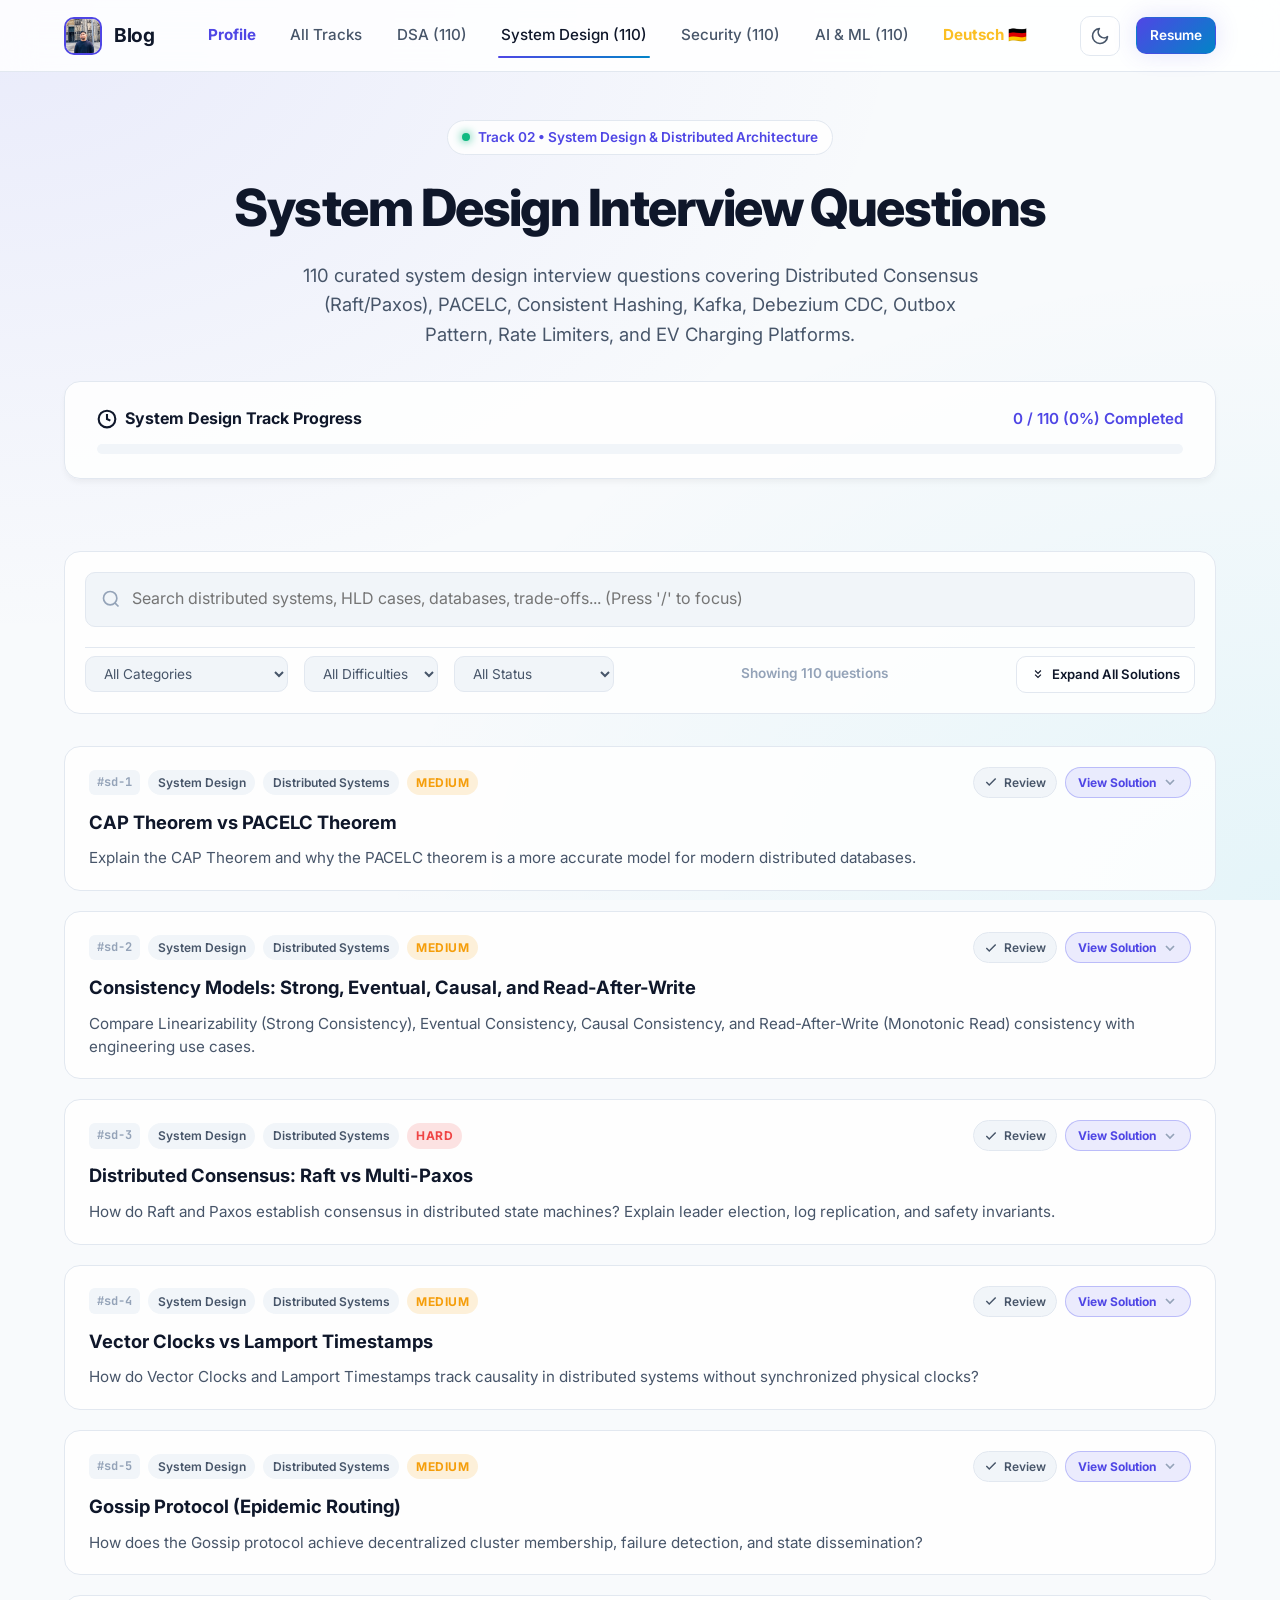
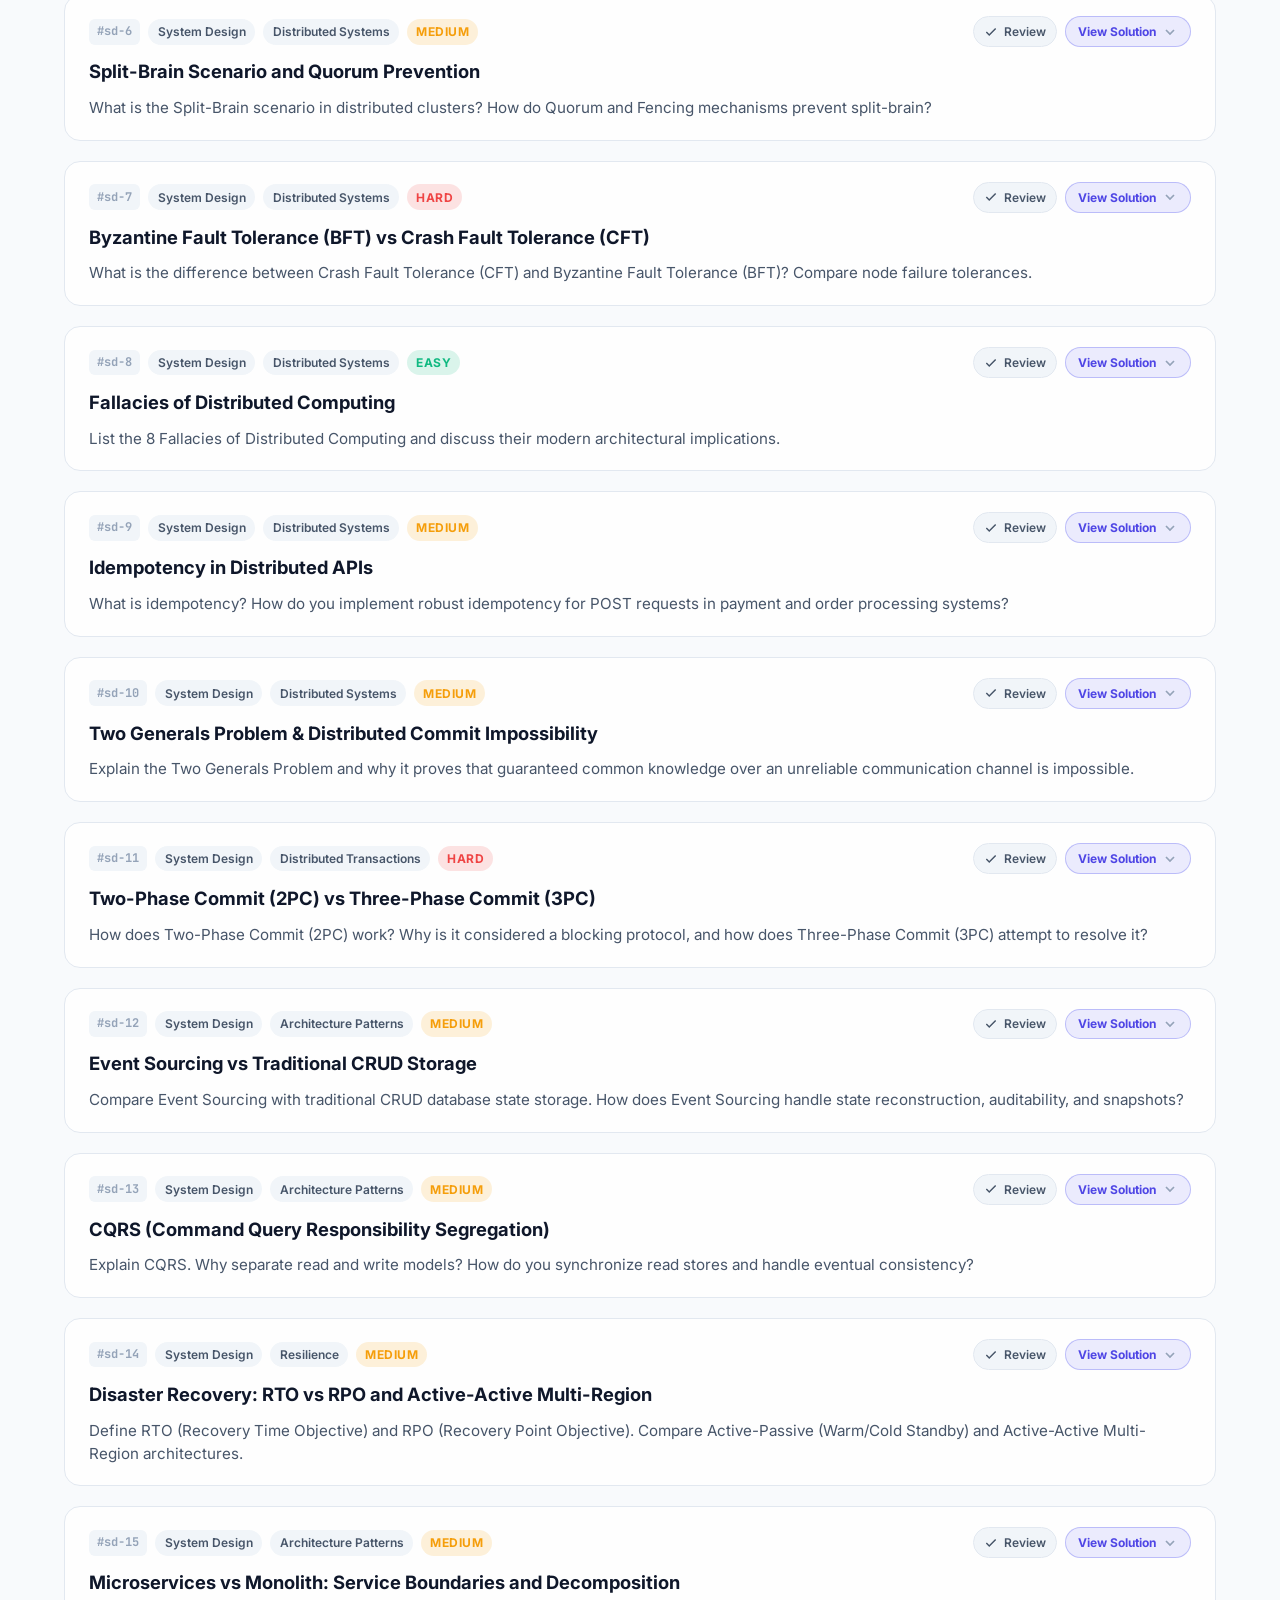
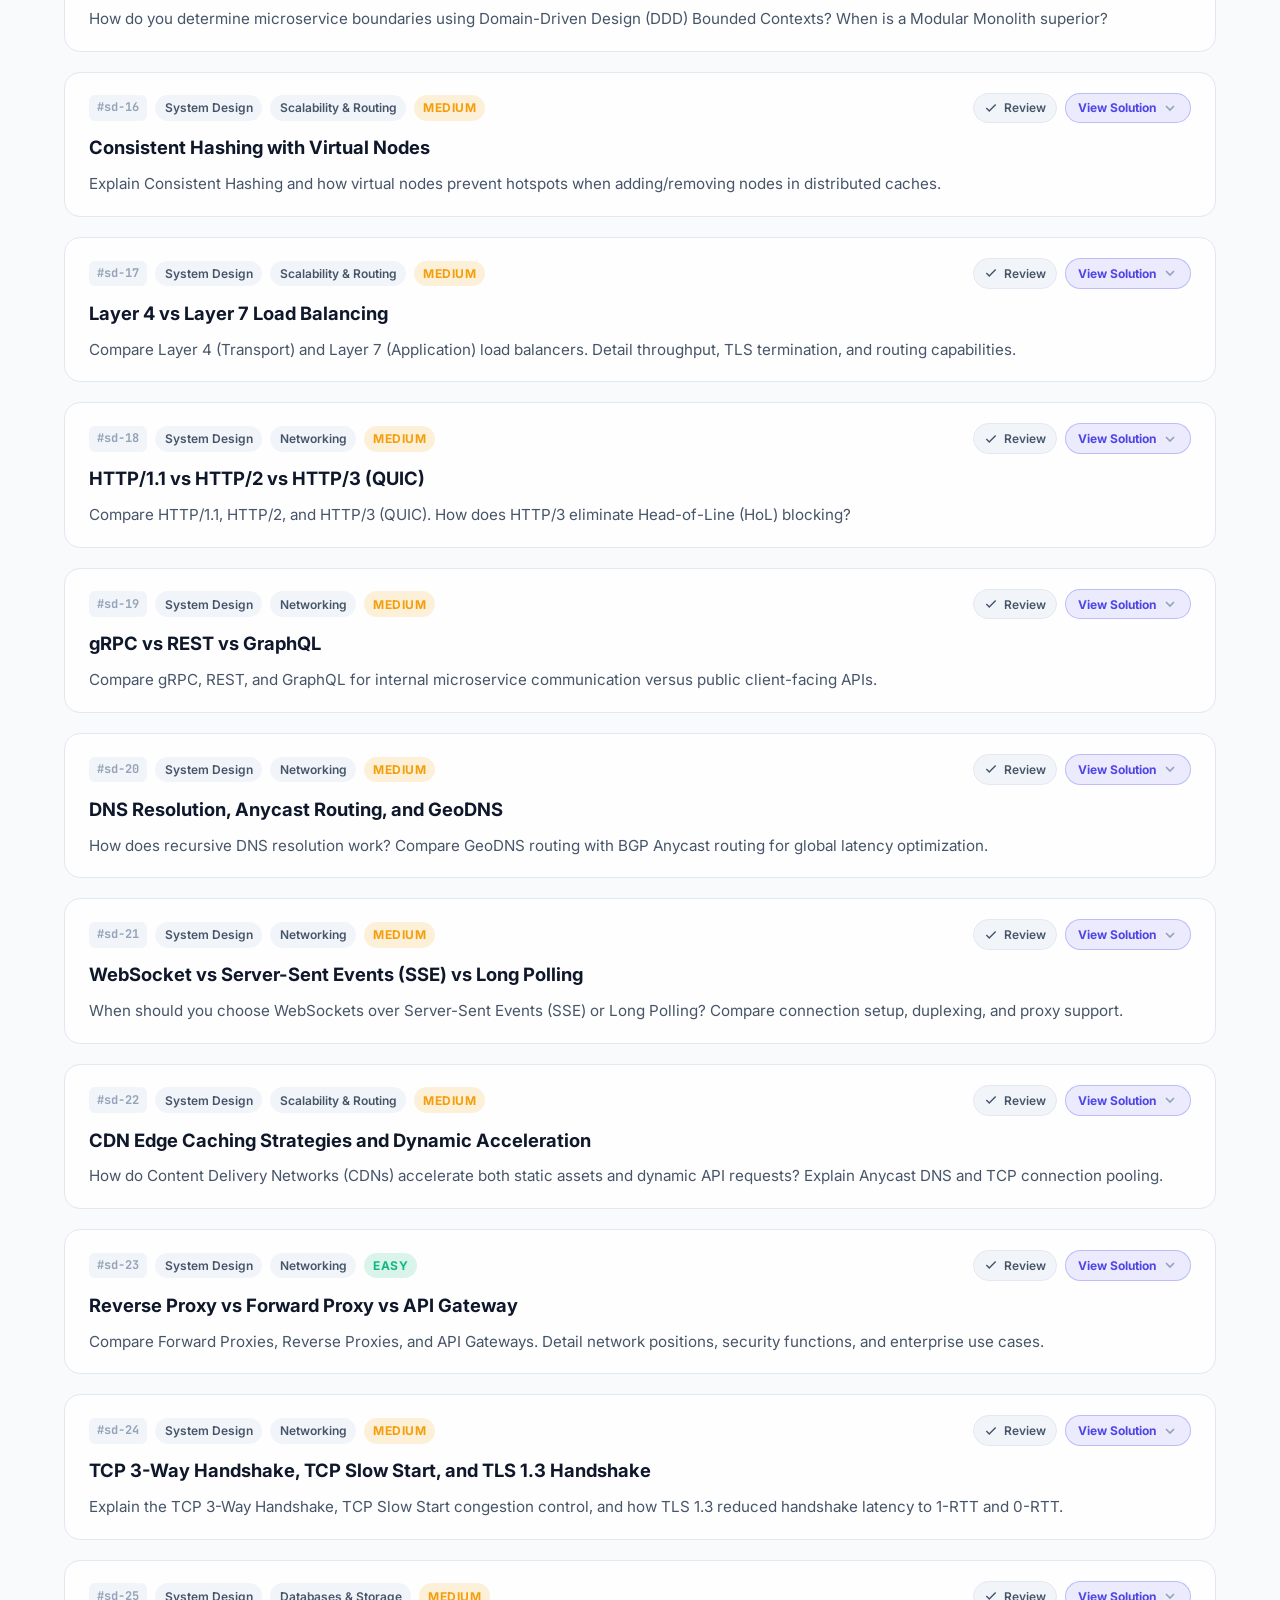
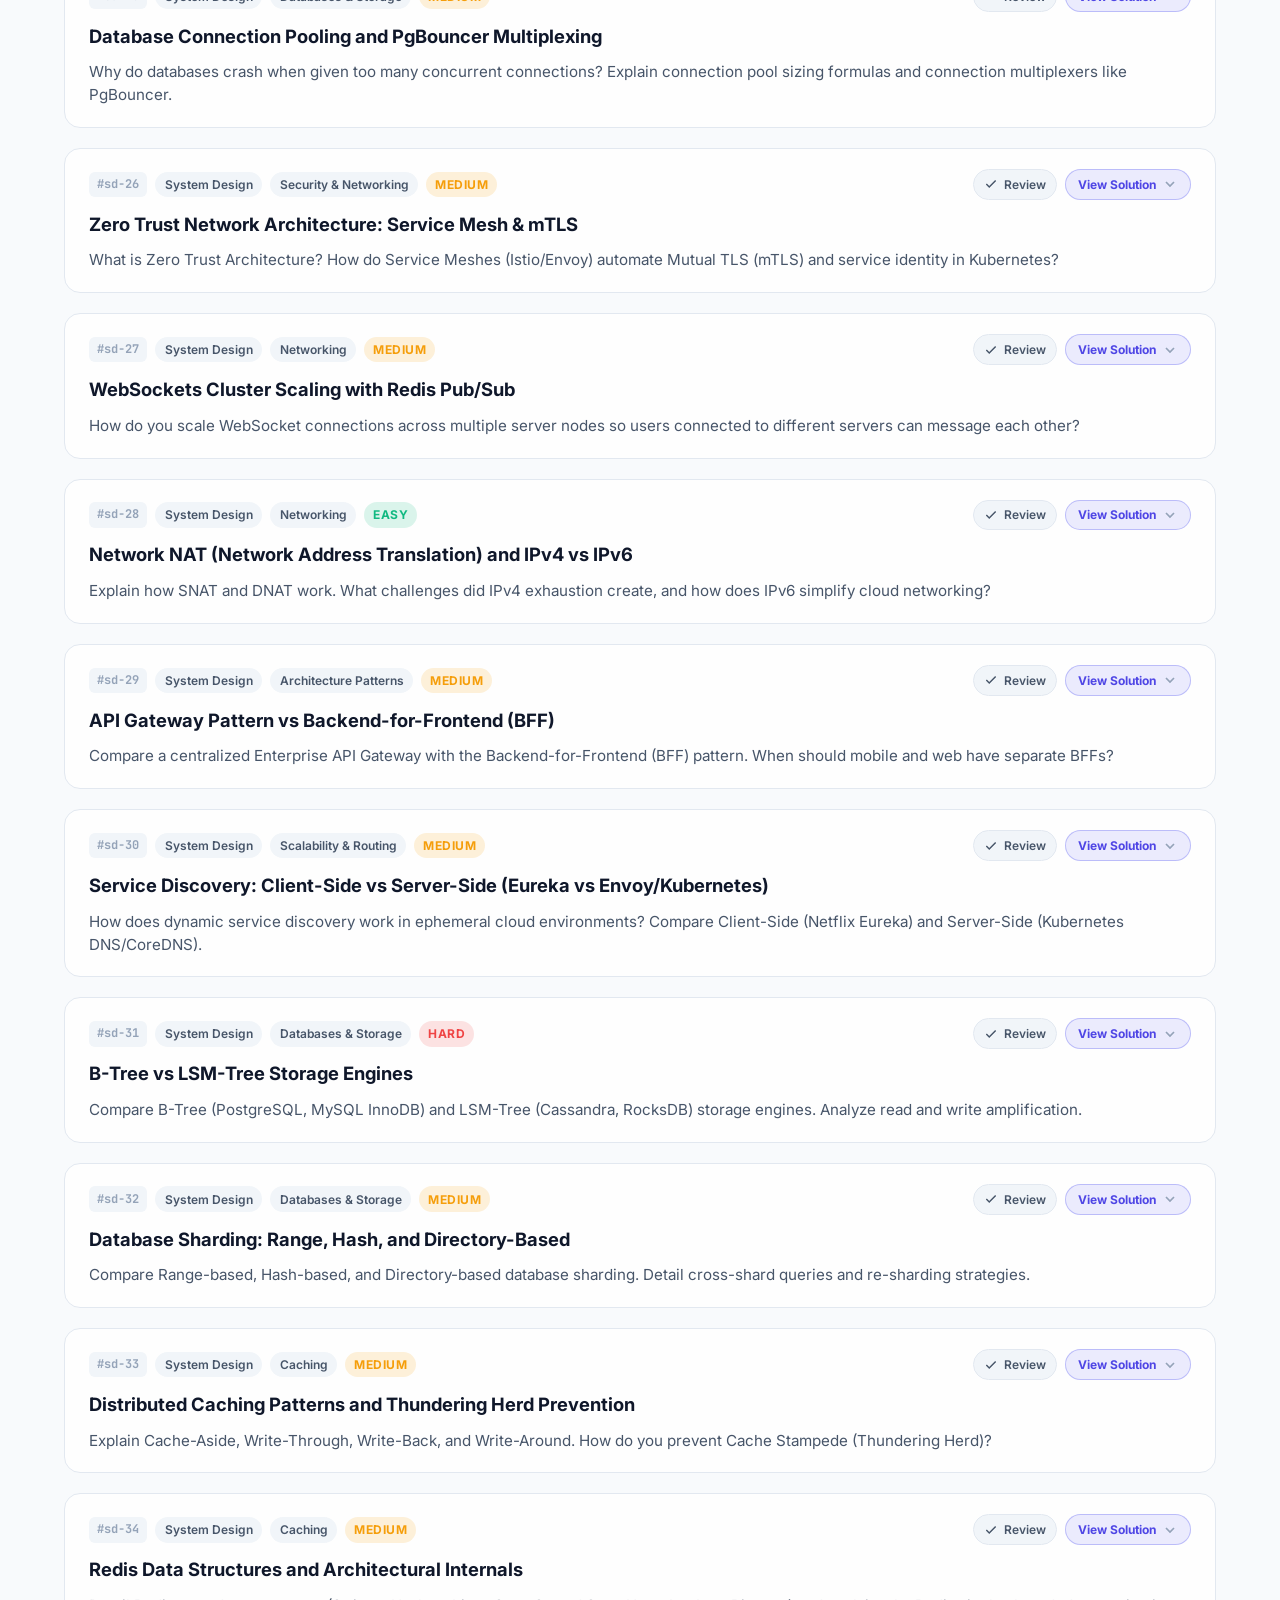
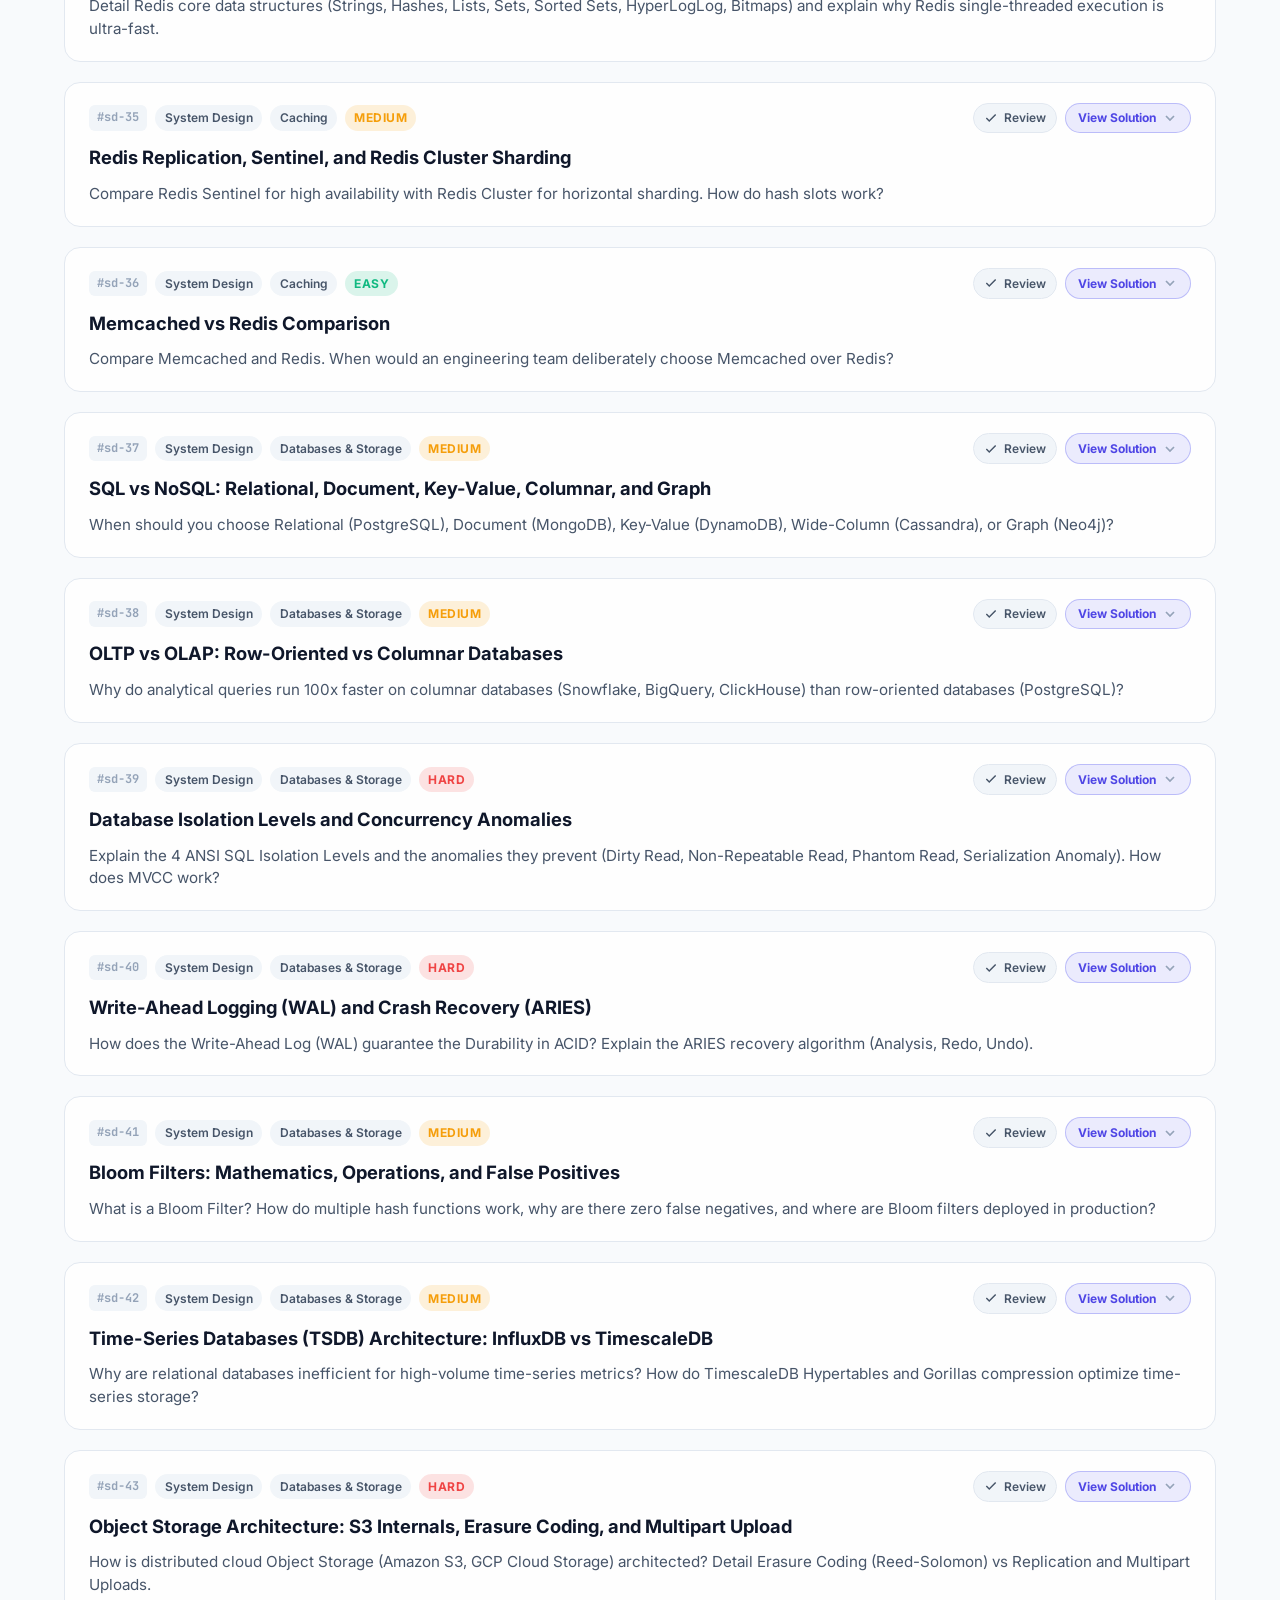
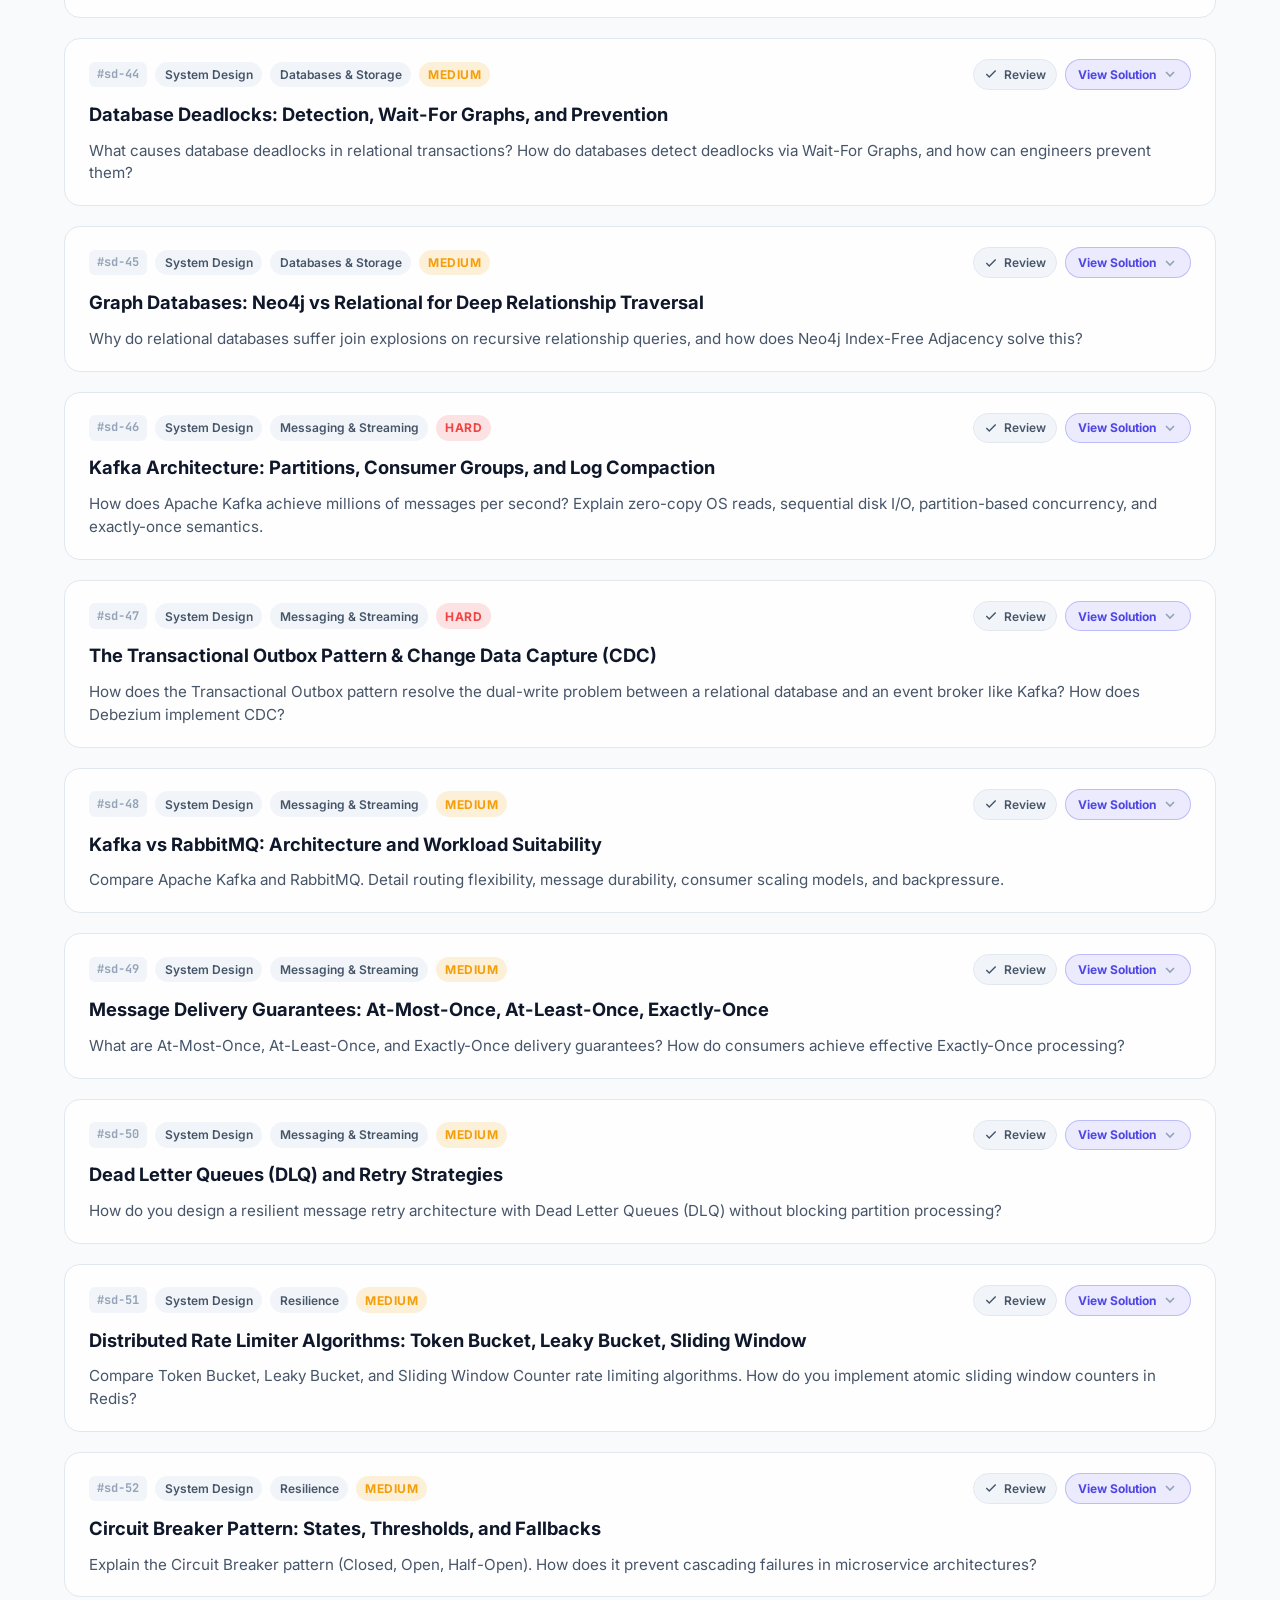
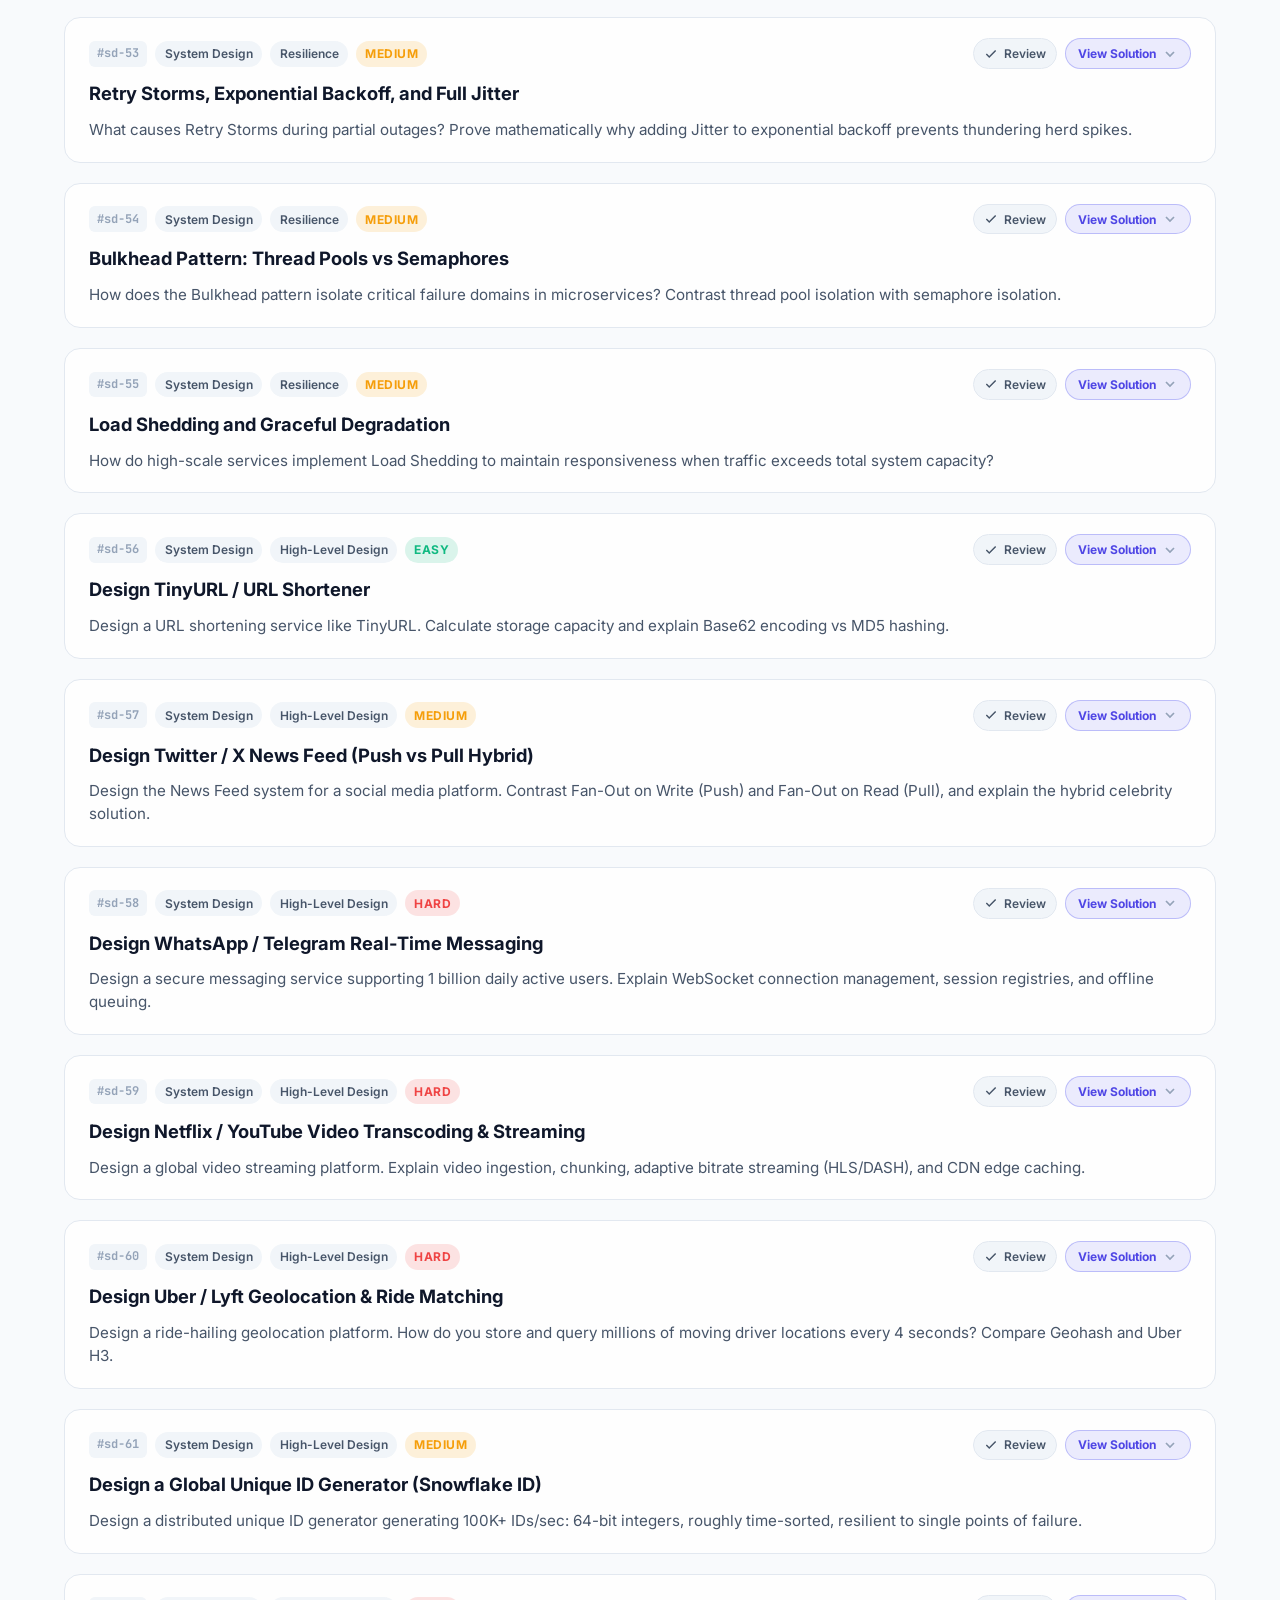
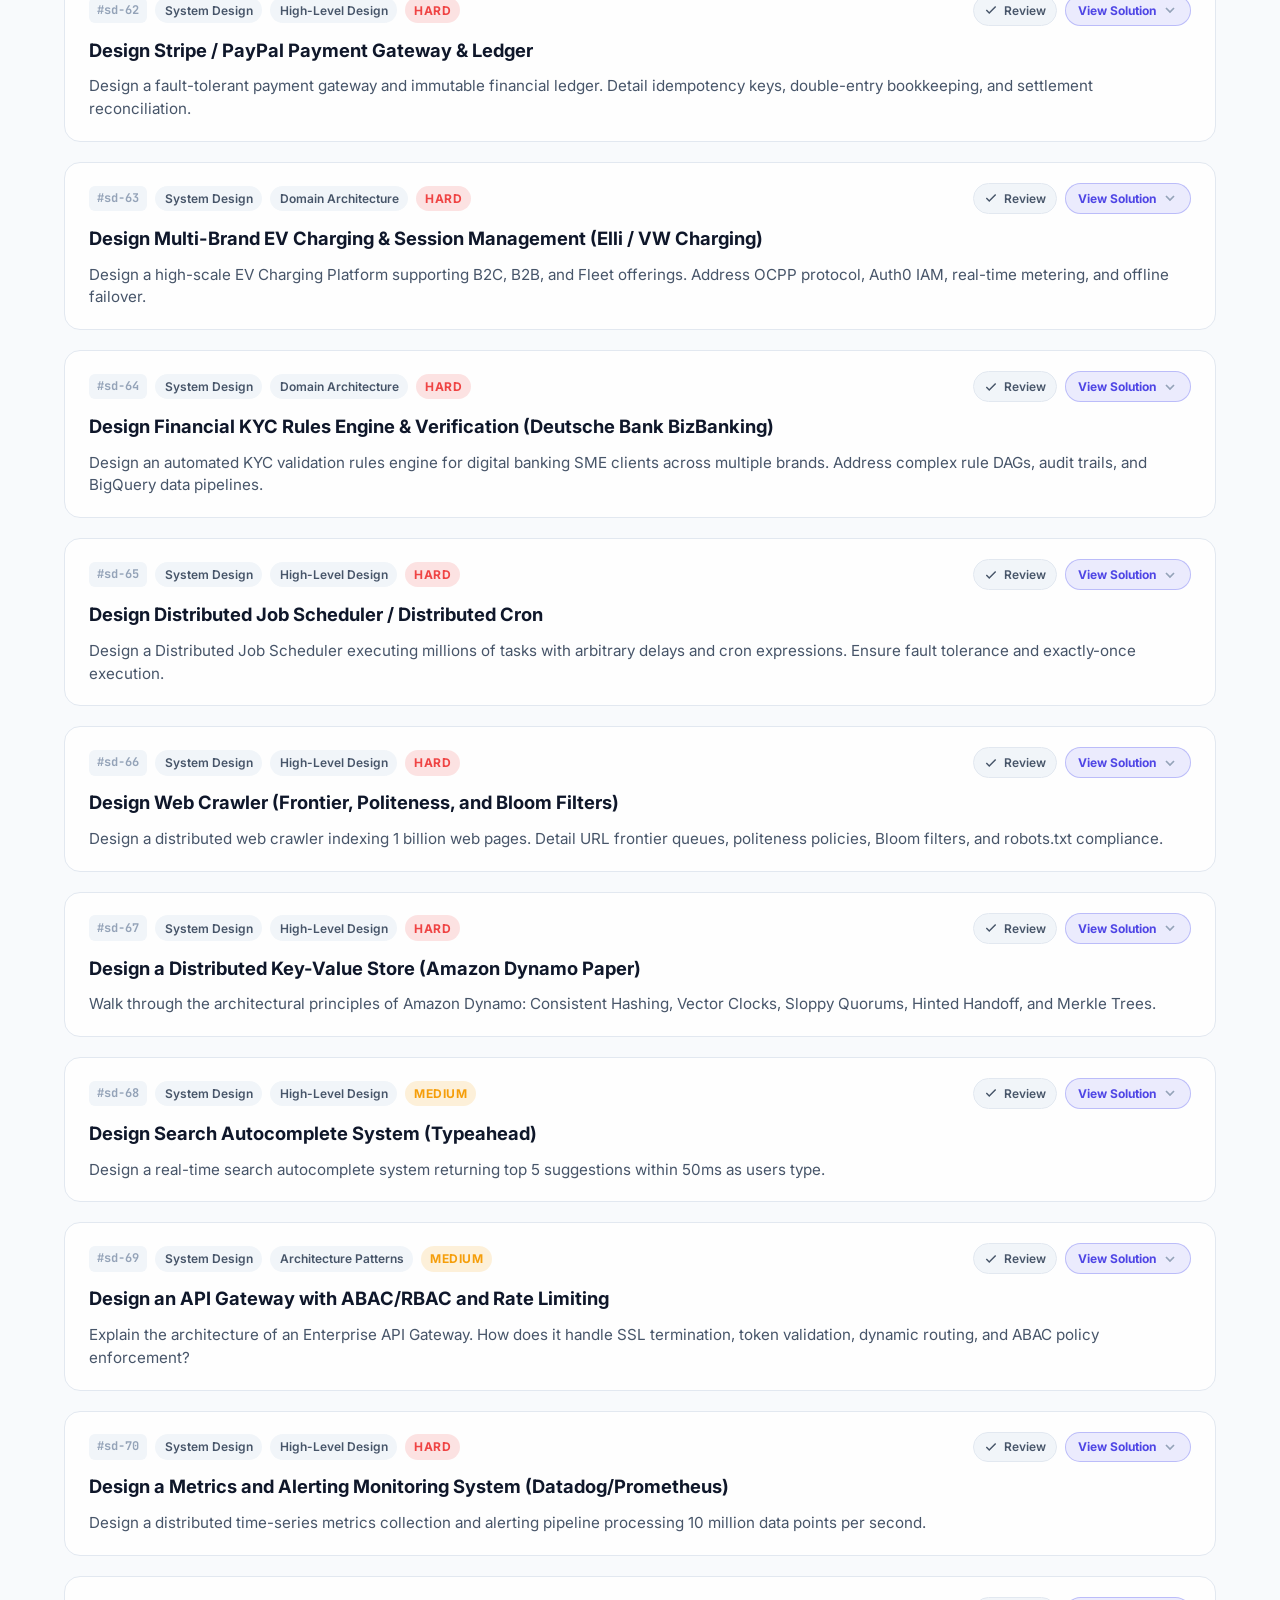
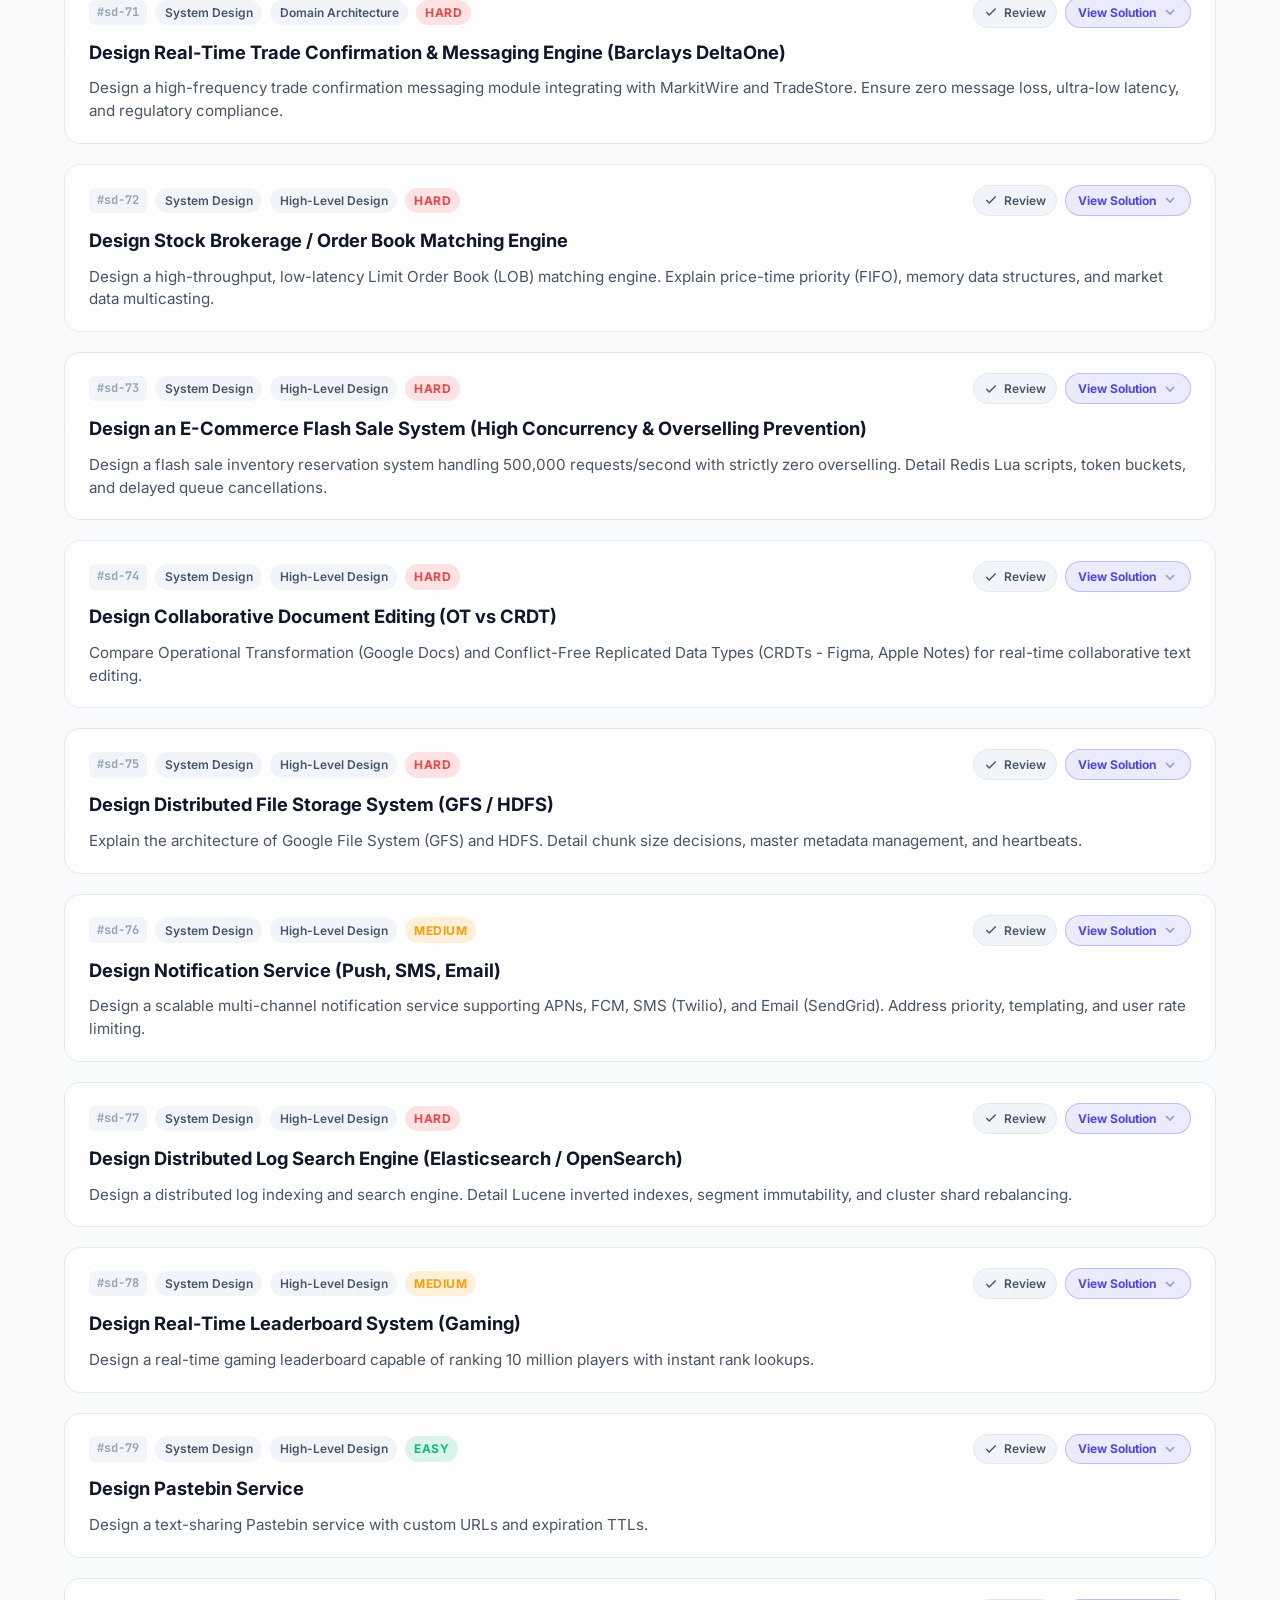
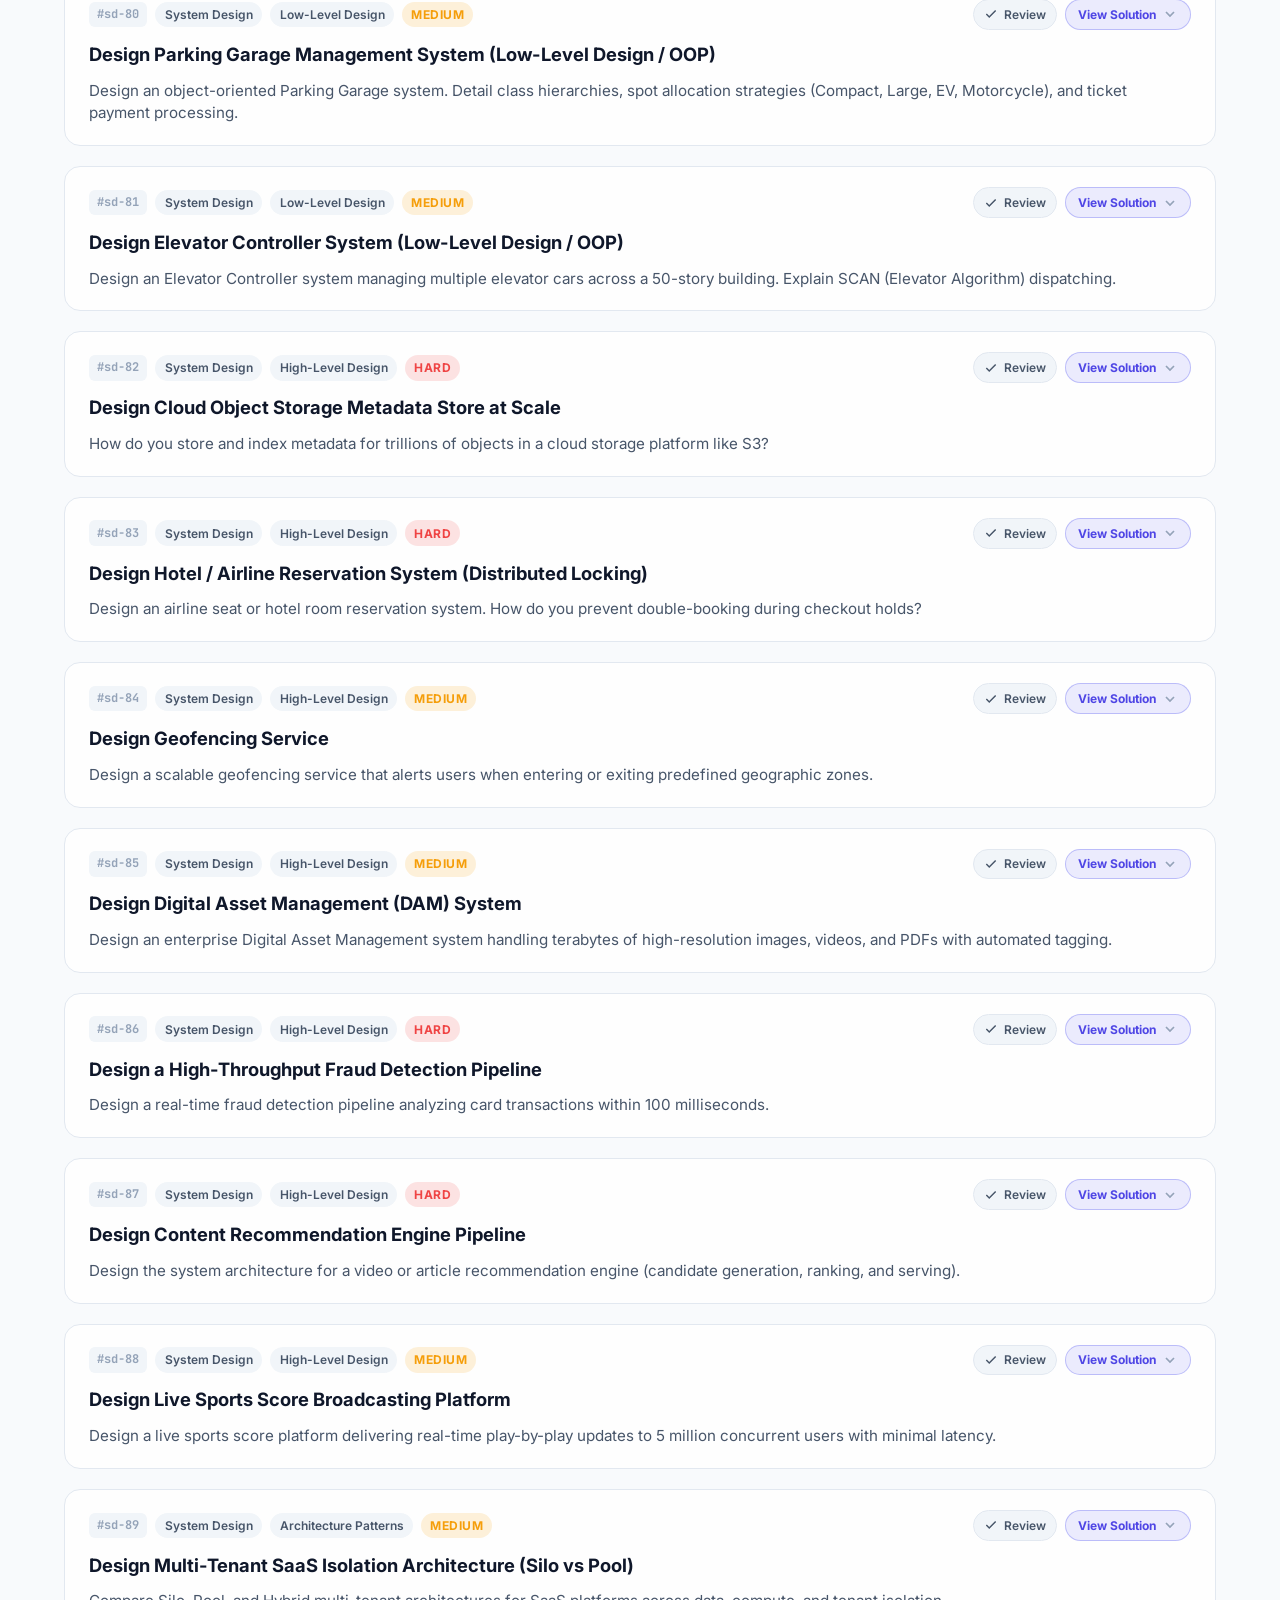
<file: blog/system-design.html>
<!DOCTYPE html>
<html lang="en" data-theme="dark">
<head>
  <meta charset="UTF-8">
  <meta name="viewport" content="width=device-width, initial-scale=1.0">
  <title>System Design Interview Questions (110 Architecture Problems) | Ajay Singh Pundir</title>
  <meta name="description" content="110+ comprehensive system design interview questions covering Distributed Systems, High-Level Design cases, Caching, Databases, Kafka, and Resiliency.">
  <meta name="author" content="Ajay Singh Pundir">

  <!-- Canonical & Search Optimization -->
  <link rel="canonical" href="https://ajaypundir04.github.io/aj-profile/blog/system-design.html">
  <meta name="robots" content="index, follow, max-snippet:-1, max-image-preview:large, max-video-preview:-1">
  <meta name="keywords" content="system design interview questions, interview questions, technical interview questions, distributed systems interview questions, system design questions and answers, high level design interview, HLD questions, scalability interview, microservices interview, Kafka, Redis, Caching, Database Sharding, Ajay Singh Pundir">

  <!-- Open Graph -->
  <meta property="og:type" content="article">
  <meta property="og:site_name" content="Ajay Singh Pundir - Blog">
  <meta property="og:locale" content="en_US">
  <meta property="og:url" content="https://ajaypundir04.github.io/aj-profile/blog/system-design.html">
  <meta property="og:title" content="System Design Interview Questions (110 Architecture Problems) | Ajay Singh Pundir">
  <meta property="og:description" content="110+ comprehensive system design interview questions covering Distributed Systems, High-Level Design cases, Caching, Databases, Kafka, and Resiliency.">
  <meta property="og:image" content="https://ajaypundir04.github.io/aj-profile/profile.jpeg?v=3">

  <!-- Twitter Card -->
  <meta name="twitter:card" content="summary_large_image">
  <meta name="twitter:title" content="System Design Interview Questions (110 Architecture Problems) | Ajay Singh Pundir">
  <meta name="twitter:description" content="110+ comprehensive system design interview questions covering Distributed Systems, High-Level Design, Caching, and Scalability.">
  <meta name="twitter:image" content="https://ajaypundir04.github.io/aj-profile/profile.jpeg?v=3">

  <!-- Structured Data: TechArticle -->
  <script type="application/ld+json">
  {
    "@context": "https://schema.org",
    "@type": "TechArticle",
    "headline": "System Design Interview Questions (110 Architecture Problems)",
    "description": "110+ comprehensive system design interview questions covering Distributed Systems, High-Level Design cases, Caching, Databases, Kafka, and Resiliency.",
    "url": "https://ajaypundir04.github.io/aj-profile/blog/system-design.html",
    "inLanguage": "en",
    "keywords": [
      "system design interview questions",
      "interview questions",
      "technical interview questions",
      "system design questions",
      "distributed systems interview questions",
      "high level design interview",
      "software architecture interview"
    ],
    "author": {
      "@type": "Person",
      "name": "Ajay Singh Pundir",
      "url": "https://ajaypundir04.github.io/aj-profile/"
    },
    "publisher": {
      "@type": "Person",
      "name": "Ajay Singh Pundir"
    },
    "isPartOf": {
      "@type": "CollectionPage",
      "url": "https://ajaypundir04.github.io/aj-profile/blog/index.html",
      "name": "Engineering Blog & Technical Interview Hub"
    },
    "about": {
      "@type": "Thing",
      "name": "System Design Interview Questions"
    }
  }
  </script>
  <link rel="preconnect" href="https://fonts.googleapis.com">
  <link rel="preconnect" href="https://fonts.gstatic.com" crossorigin>
  <link href="https://fonts.googleapis.com/css2?family=Inter:wght@400;500;600;700;800&family=JetBrains+Mono:wght@400;500;700&display=swap" rel="stylesheet">
  <link rel="stylesheet" href="../assets/css/style.css">
  <link rel="stylesheet" href="../assets/css/blog.css">
</head>
<body data-page-track="system-design">

  <header class="site-header">
    <div class="container nav-wrapper">
      <a href="../index.html" class="logo" title="Return to Ajay's Profile">
        <img src="../profile.jpeg?v=3" alt="Ajay Singh Pundir" style="width: 38px; height: 38px; border-radius: var(--radius-md); object-fit: cover; object-position: 50% 45%; border: 2px solid var(--accent-primary);">
        <span>Blog</span>
      </a>

      <nav class="nav-links" id="nav-links">
        <a href="../index.html" class="nav-link" style="color: var(--accent-primary); font-weight: 700;">
          Profile
        </a>
        <a href="index.html" class="nav-link">All Tracks</a>
        <a href="dsa.html" class="nav-link">DSA (110)</a>
        <a href="system-design.html" class="nav-link active">System Design (110)</a>
        <a href="security.html" class="nav-link">Security (110)</a>
        <a href="ai.html" class="nav-link">AI & ML (110)</a>
        <a href="../deutsche/index.html" class="nav-link" style="color: #fbbf24; font-weight: 700;">Deutsch 🇩🇪</a>
      </nav>

      <div class="nav-actions">
        <button class="theme-toggle-btn" id="theme-toggle" aria-label="Toggle theme">
          <svg width="20" height="20" viewBox="0 0 24 24" fill="none" stroke="currentColor" stroke-width="2"><circle cx="12" cy="12" r="5"></circle><line x1="12" y1="1" x2="12" y2="3"></line><line x1="12" y1="21" x2="12" y2="23"></line><line x1="4.22" y1="4.22" x2="5.64" y2="5.64"></line><line x1="18.36" y1="18.36" x2="19.78" y2="19.78"></line><line x1="1" y1="12" x2="3" y2="12"></line><line x1="21" y1="12" x2="23" y2="12"></line><line x1="4.22" y1="19.78" x2="5.64" y2="18.36"></line><line x1="18.36" y1="5.64" x2="19.78" y2="4.22"></line></svg>
        </button>
        <a href="../assets/resume_ajay_pundir.pdf" download class="btn btn-primary btn-sm">Resume</a>
        <button class="mobile-menu-btn" id="mobile-menu-btn" aria-label="Toggle navigation menu">
          <svg width="24" height="24" viewBox="0 0 24 24" fill="none" stroke="currentColor" stroke-width="2"><line x1="3" y1="12" x2="21" y2="12"></line><line x1="3" y1="6" x2="21" y2="6"></line><line x1="3" y1="18" x2="21" y2="18"></line></svg>
        </button>
      </div>
    </div>
  </header>

  <main class="container">
    <div class="blog-header">
      <div class="hero-eyebrow" style="margin-bottom: 0.75rem;">
        <span class="status-dot"></span>
        Track 02 • System Design & Distributed Architecture
      </div>
      <h1 class="blog-hero-title">System Design Interview Questions</h1>
      <p class="blog-hero-desc">
        110 curated system design interview questions covering Distributed Consensus (Raft/Paxos), PACELC, Consistent Hashing, Kafka, Debezium CDC, Outbox Pattern, Rate Limiters, and EV Charging Platforms.
      </p>

      <div class="progress-card">
        <div class="progress-header">
          <div class="progress-title">
            <svg width="20" height="20" viewBox="0 0 24 24" fill="none" stroke="currentColor" stroke-width="2.5"><circle cx="12" cy="12" r="10"></circle><polyline points="12 6 12 12 16 14"></polyline></svg>
            System Design Track Progress
          </div>
          <div class="progress-stats" id="progress-stats">0 / 110 (0%) Completed</div>
        </div>
        <div class="progress-bar-bg">
          <div class="progress-bar-fill" id="progress-bar-fill"></div>
        </div>
      </div>
    </div>

    <div class="filter-toolbar">
      <div class="search-box">
        <svg class="search-icon" width="20" height="20" viewBox="0 0 24 24" fill="none" stroke="currentColor" stroke-width="2"><circle cx="11" cy="11" r="8"></circle><line x1="21" y1="21" x2="16.65" y2="16.65"></line></svg>
        <input type="text" id="search-input" class="search-input" placeholder="Search distributed systems, HLD cases, databases, trade-offs... (Press '/' to focus)">
        <button id="clear-search-btn" class="search-clear-btn" title="Clear search">✕</button>
      </div>

      <div class="secondary-filters-row">
        <select id="category-filter" class="filter-select">
          <option value="all">All Categories</option>
        </select>

        <select id="difficulty-filter" class="filter-select">
          <option value="all">All Difficulties</option>
          <option value="easy">Easy</option>
          <option value="medium">Medium</option>
          <option value="hard">Hard / Staff</option>
        </select>

        <select id="status-filter" class="filter-select">
          <option value="all">All Status</option>
          <option value="unreviewed">Unreviewed Only</option>
          <option value="reviewed">Reviewed Only</option>
        </select>

        <div class="results-count-label" id="results-count">Showing 110 questions</div>

        <button id="toggle-all-btn" class="btn-toggle-all" onclick="window.toggleAllSolutions()" title="Expand or collapse all solutions">
          <svg width="14" height="14" viewBox="0 0 24 24" fill="none" stroke="currentColor" stroke-width="2"><polyline points="7 13 12 18 17 13"></polyline><polyline points="7 6 12 11 17 6"></polyline></svg>
          <span>Expand All Solutions</span>
        </button>
      </div>
    </div>

    <div class="questions-list" id="questions-container"></div>
  </main>

  <footer class="site-footer">
    <div class="container footer-copyright">
      © 2026 Ajay Singh Pundir • System Design Track
    </div>
  </footer>

  <script src="../assets/js/data/system-design.js"></script>
  <script src="../assets/js/main.js"></script>
  <script src="../assets/js/blog.js"></script>

  <!-- Analytics -->
  <script data-goatcounter="https://ajaypundir04.goatcounter.com/count"
          async src="//gc.zgo.at/count.js"></script>
</body>
</html>
</file>
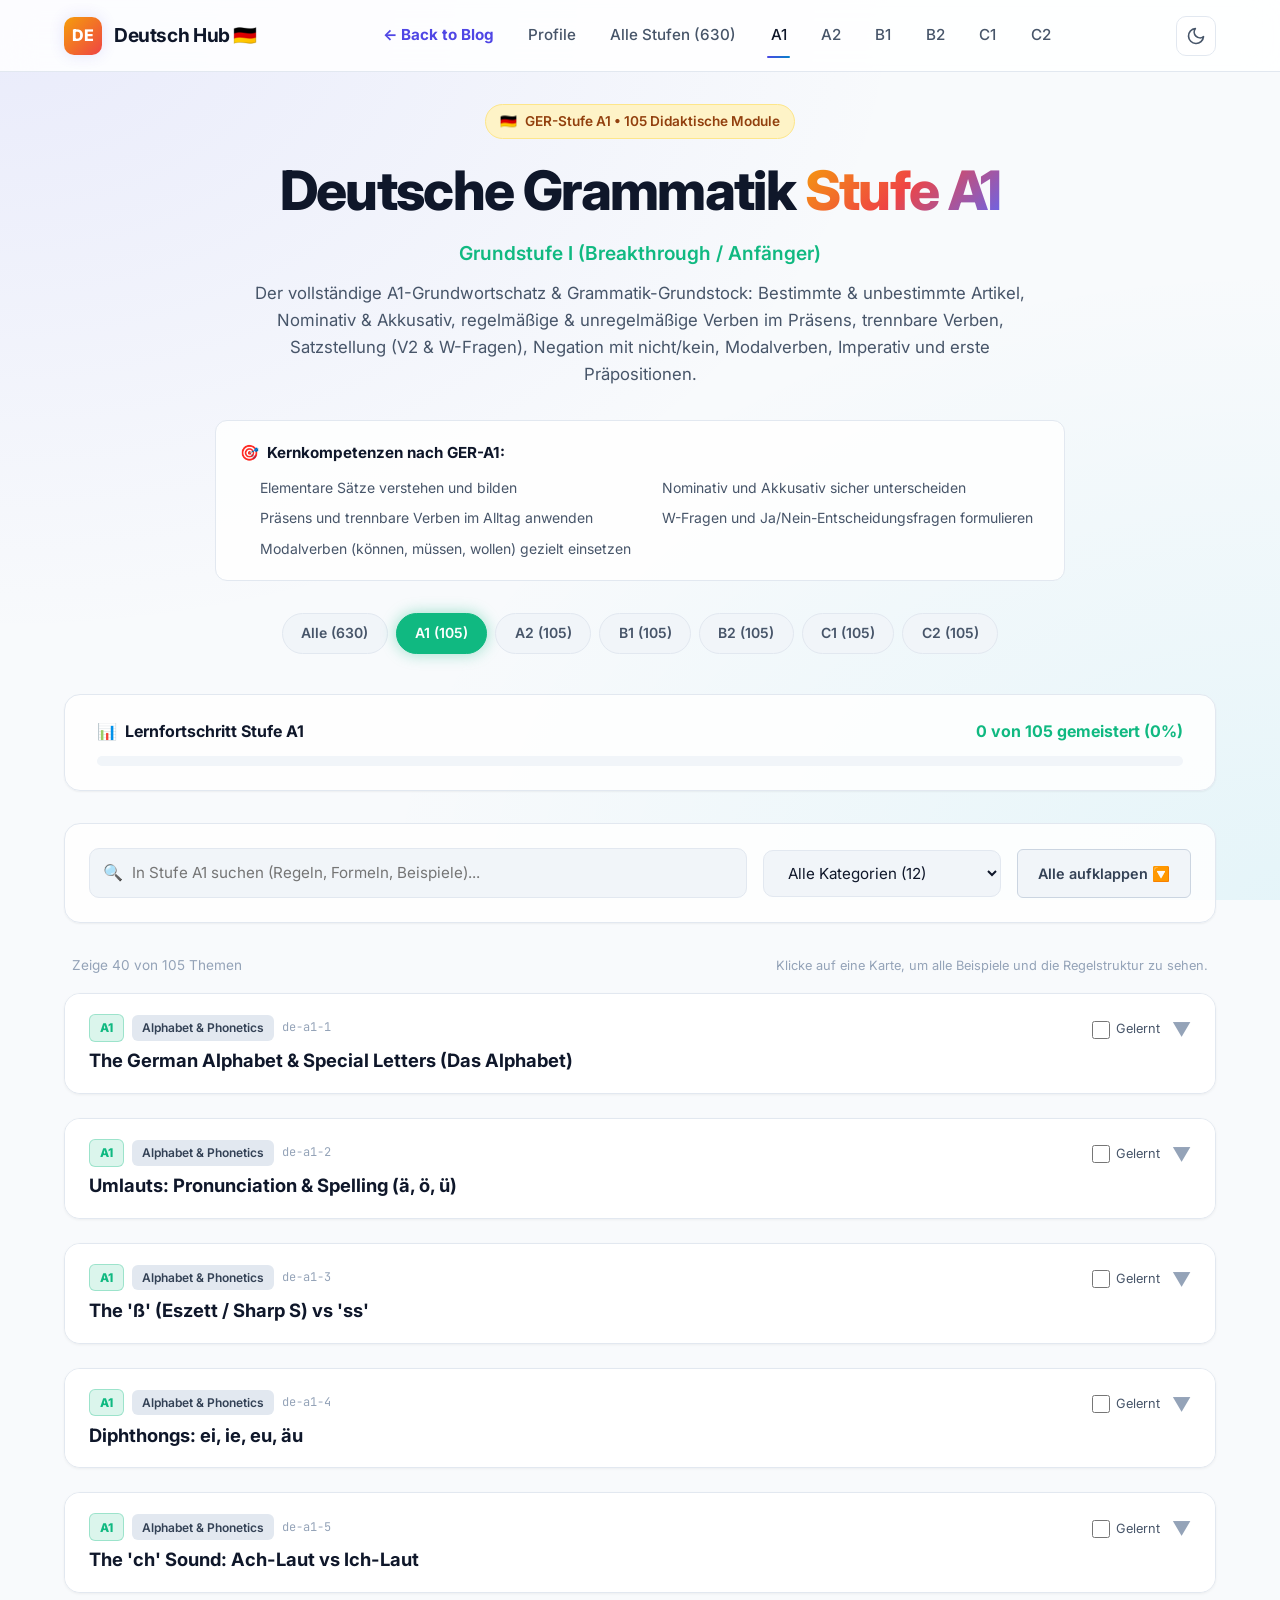
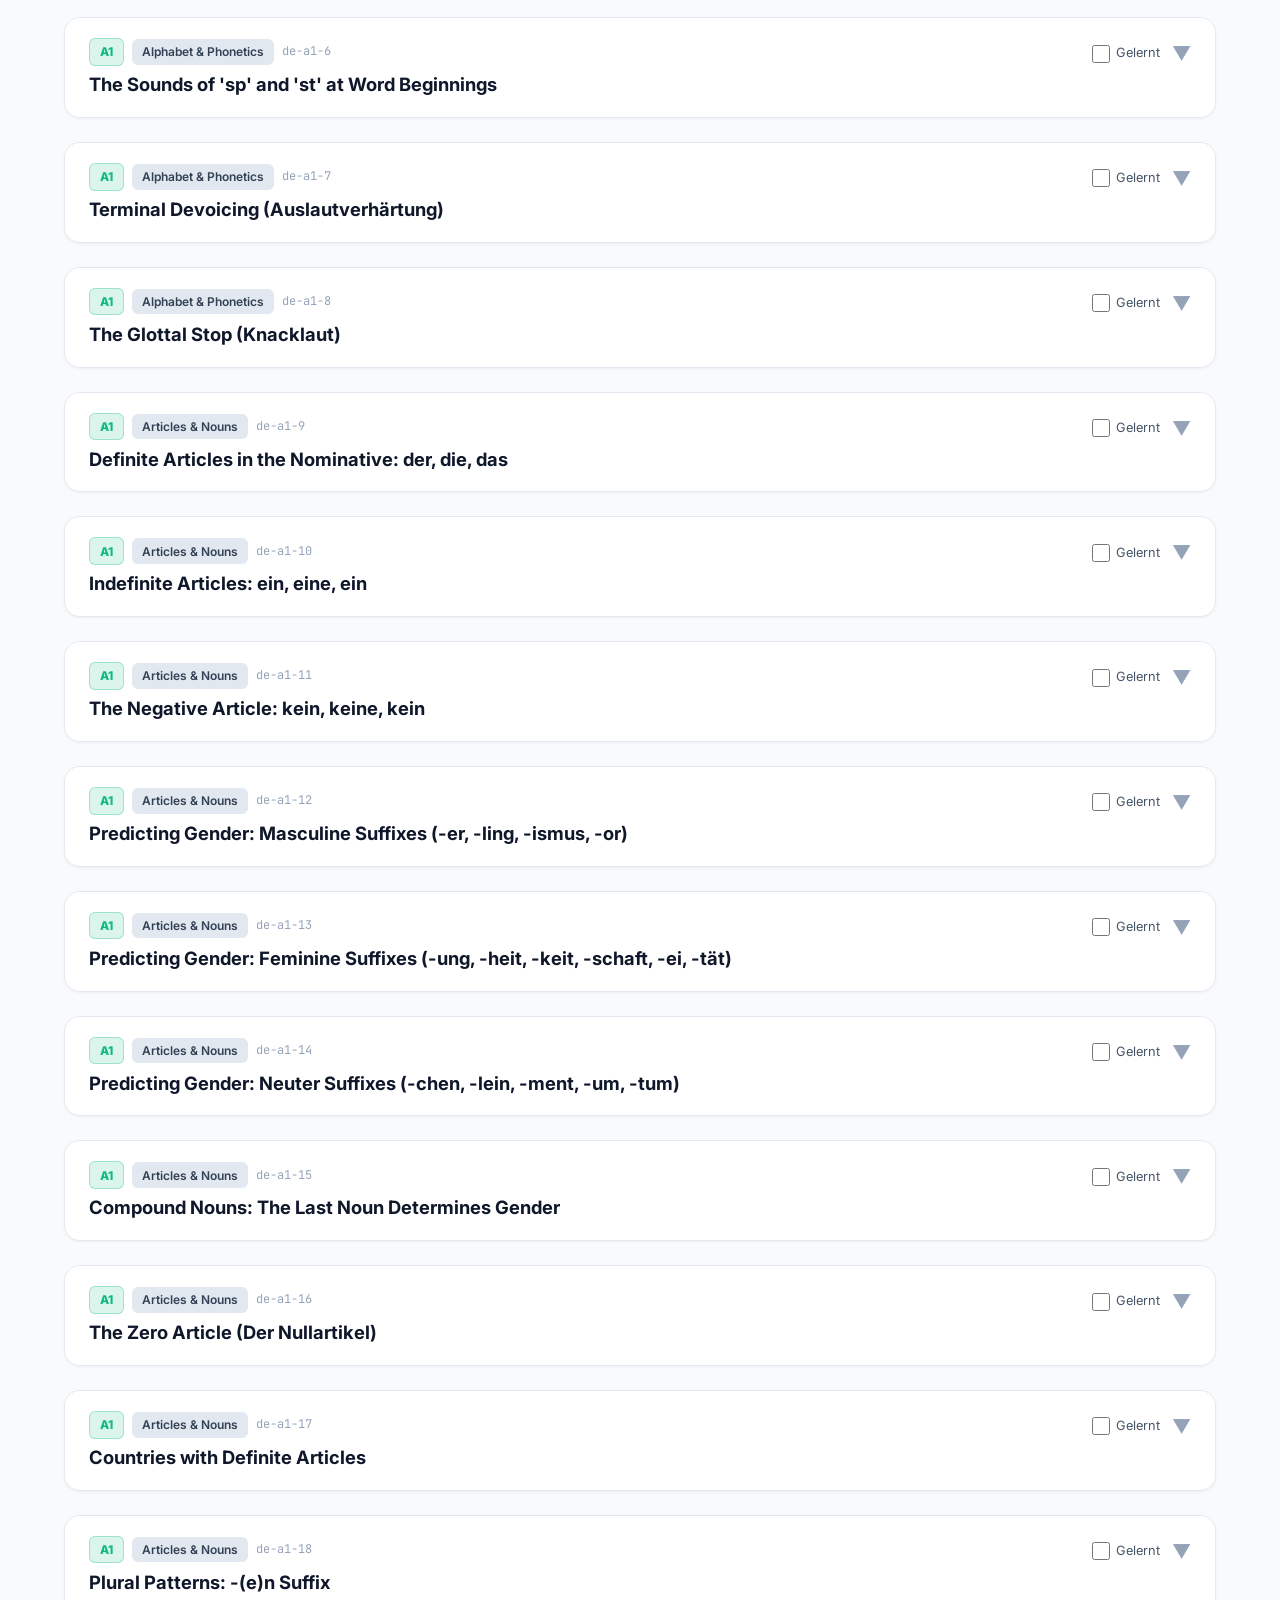
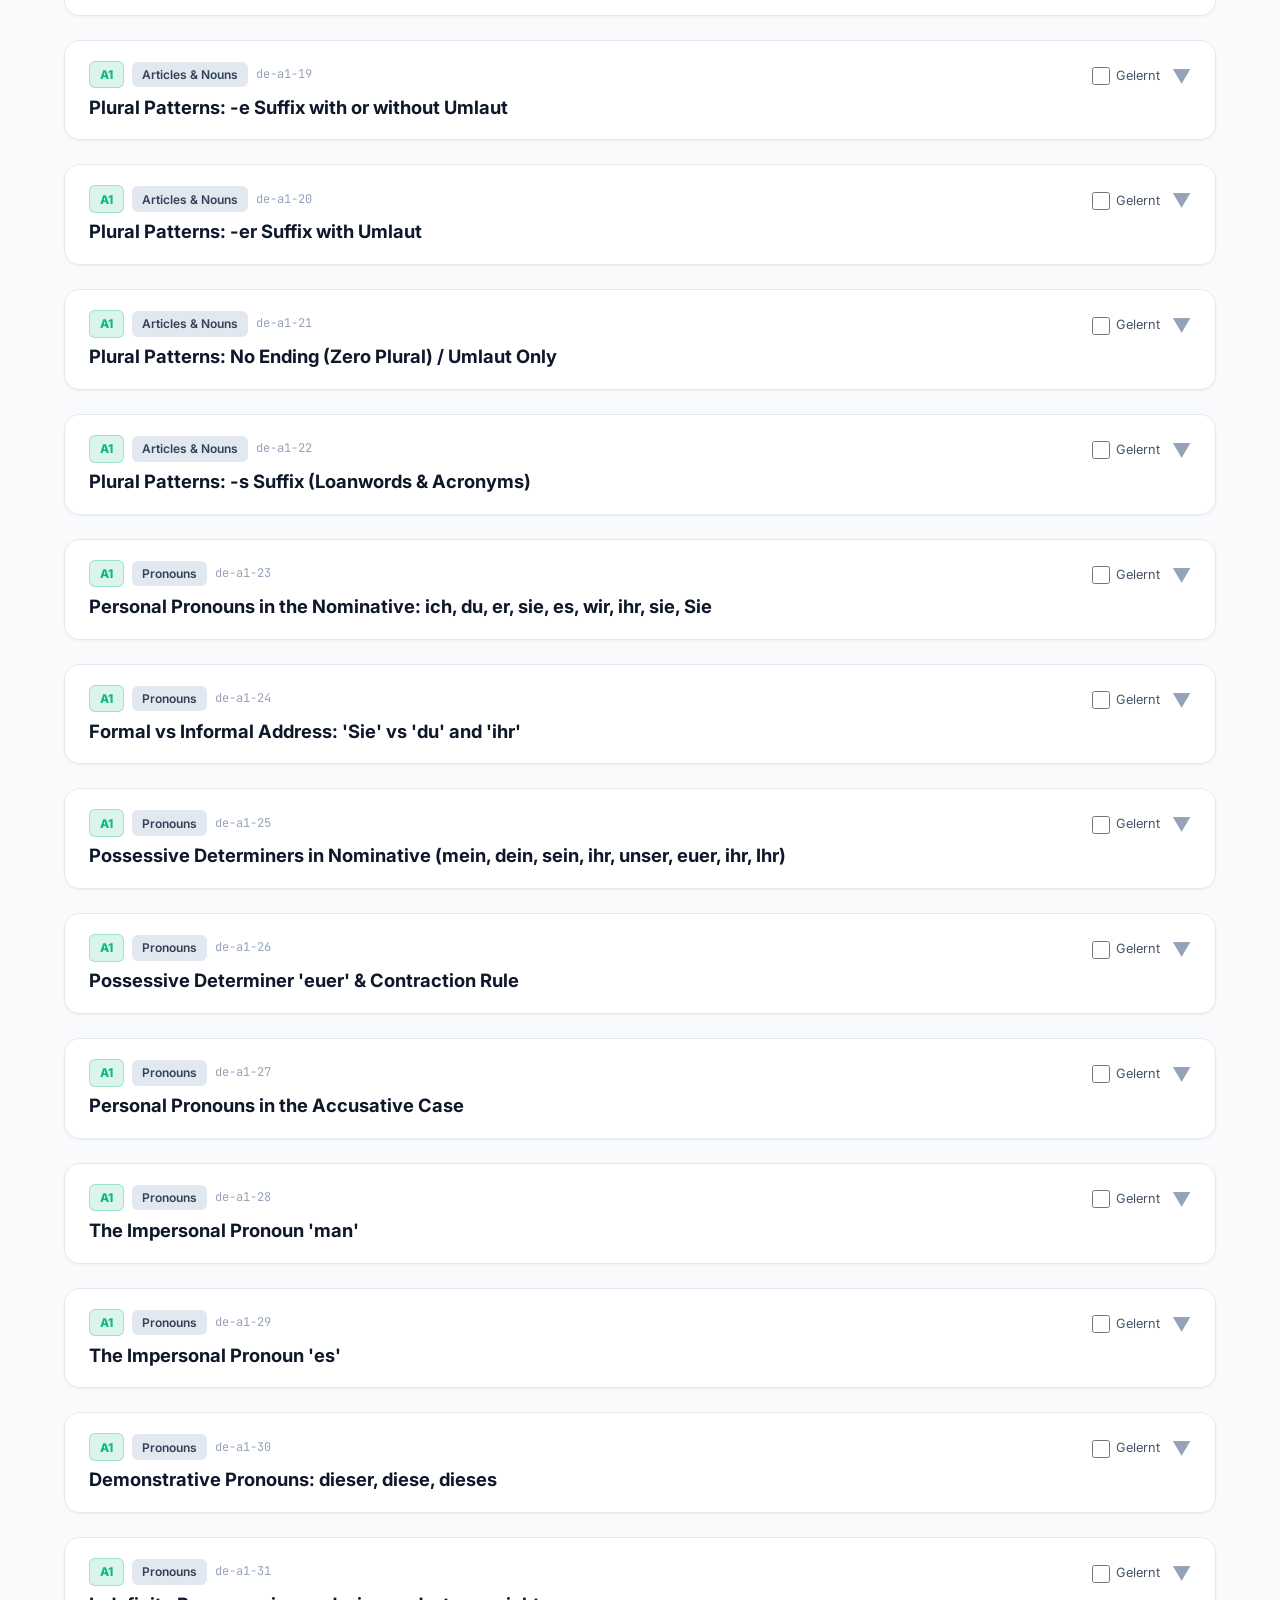
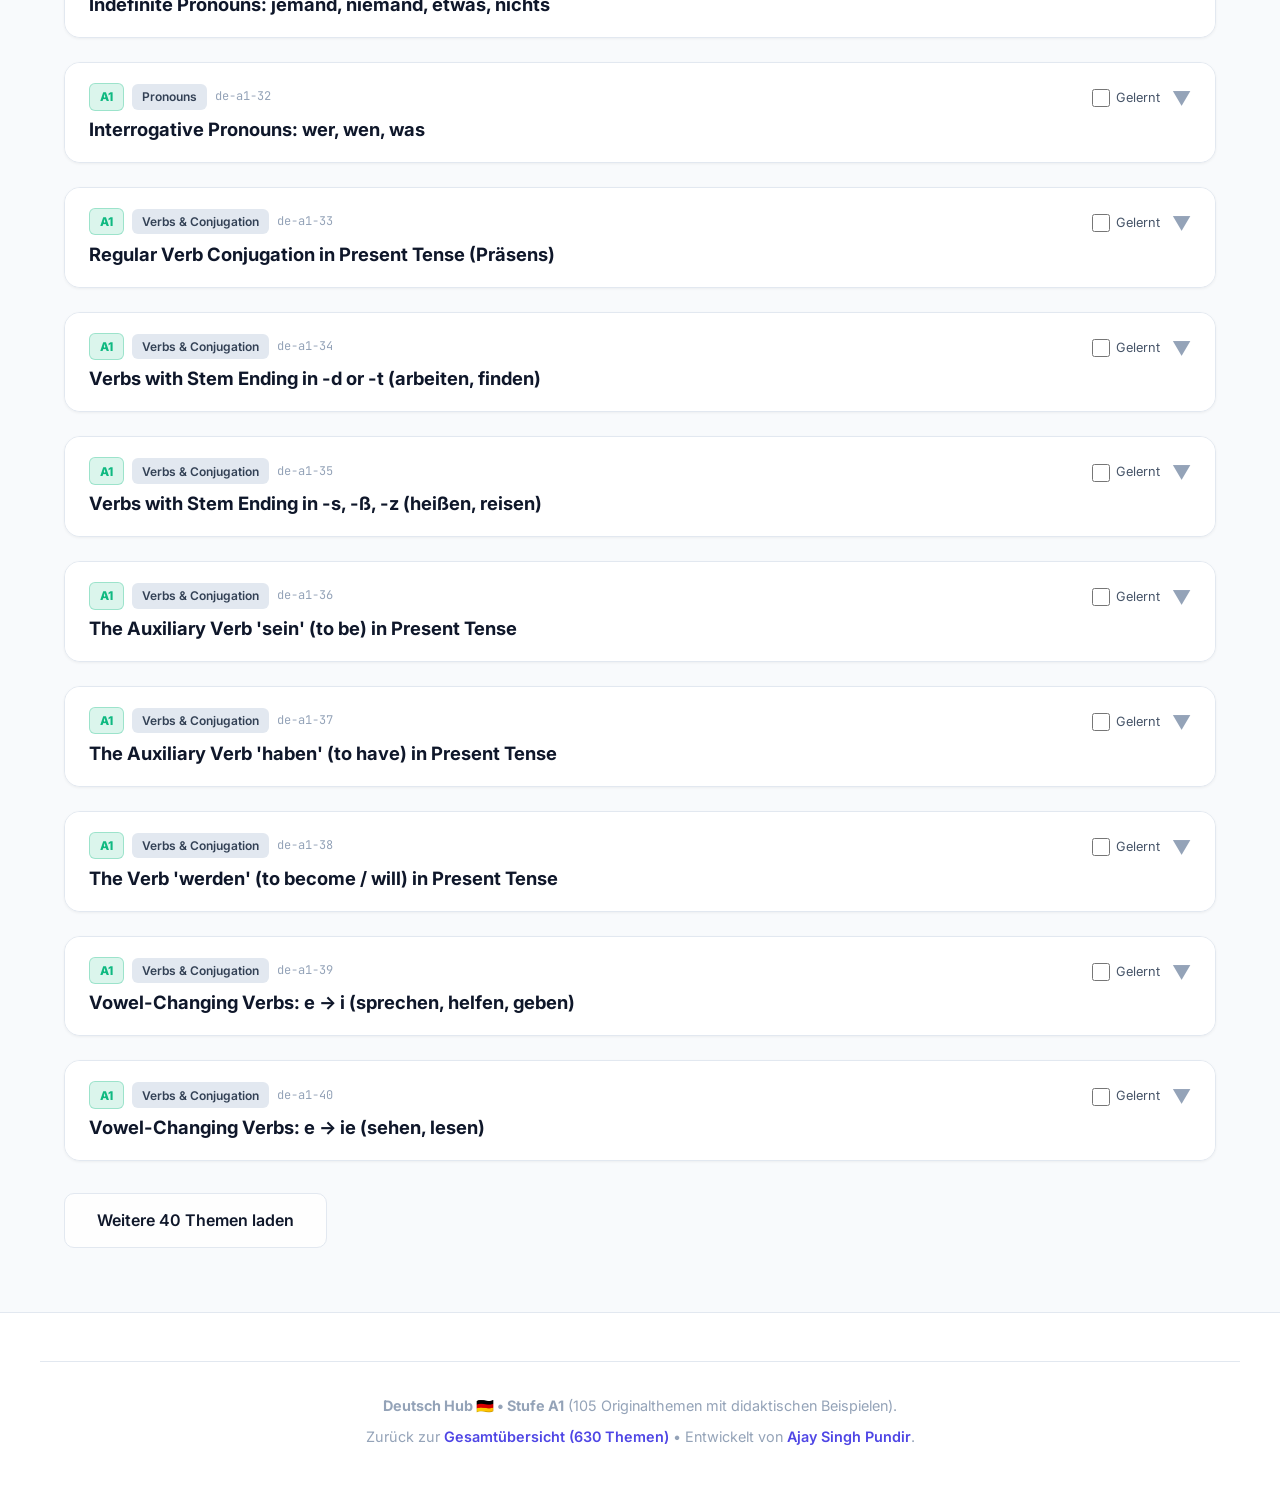
<file: deutsche/a1.html>
<!DOCTYPE html>
<html lang="de" data-theme="dark">
<head>
  <meta charset="UTF-8">
  <meta name="viewport" content="width=device-width, initial-scale=1.0">
  <title>A1 Deutsche Grammatik (105 Themen) | Deutsch Hub | Ajay Singh Pundir</title>
  <meta name="description" content="Der vollständige A1-Grundwortschatz & Grammatik-Grundstock: Bestimmte & unbestimmte Artikel, Nominativ & Akkusativ, regelmäßige & unregelmäßige Verben im Präsens, trennbare Verben, Satzstellung (V2 & W-Fragen), Negation mit nicht/kein, Modalverben, Imperativ und erste Präpositionen.">
  <meta name="author" content="Ajay Singh Pundir">

  <!-- Canonical & Search Optimization -->
  <link rel="canonical" href="https://ajaypundir04.github.io/aj-profile/deutsche/a1.html">
  <meta name="robots" content="index, follow, max-snippet:-1, max-image-preview:large, max-video-preview:-1">
  <meta name="keywords" content="Deutsche Grammatik A1, German A1 Grammar, CEFR A1, Deutsch lernen A1, Deutsche Grammatikübungen, Beispielsätze A1, Ajay Singh Pundir">

  <!-- Open Graph -->
  <meta property="og:type" content="article">
  <meta property="og:site_name" content="Deutsche Grammatik Hub - Ajay Singh Pundir">
  <meta property="og:locale" content="de_DE">
  <meta property="og:url" content="https://ajaypundir04.github.io/aj-profile/deutsche/a1.html">
  <meta property="og:title" content="A1 Deutsche Grammatik (105 Themen) - 105 Themen | Ajay Singh Pundir">
  <meta property="og:description" content="Der vollständige A1-Grundwortschatz & Grammatik-Grundstock: Bestimmte & unbestimmte Artikel, Nominativ & Akkusativ, regelmäßige & unregelmäßige Verben im Präsens, trennbare Verben, Satzstellung (V2 & W-Fragen), Negation mit nicht/kein, Modalverben, Imperativ und erste Präpositionen.">
  <meta property="og:image" content="https://ajaypundir04.github.io/aj-profile/profile.jpeg?v=3">

  <!-- Twitter Card -->
  <meta name="twitter:card" content="summary_large_image">
  <meta name="twitter:title" content="A1 Deutsche Grammatik (105 Themen) | Ajay Singh Pundir">
  <meta name="twitter:description" content="Der vollständige A1-Grundwortschatz & Grammatik-Grundstock: Bestimmte & unbestimmte Artikel, Nominativ & Akkusativ, regelmäßige & unregelmäßige Verben im Präsens, trennbare Verben, Satzstellung (V2 & W-Fragen), Negation mit nicht/kein, Modalverben, Imperativ und erste Präpositionen.">
  <meta name="twitter:image" content="https://ajaypundir04.github.io/aj-profile/profile.jpeg?v=3">

  <!-- Structured Data: Course & LearningResource -->
  <script type="application/ld+json">
  {
    "@context": "https://schema.org",
    "@type": "Course",
    "name": "A1 Deutsche Grammatik (105 Themen)",
    "description": "Der vollständige A1-Grundwortschatz & Grammatik-Grundstock: Bestimmte & unbestimmte Artikel, Nominativ & Akkusativ, regelmäßige & unregelmäßige Verben im Präsens, trennbare Verben, Satzstellung (V2 & W-Fragen), Negation mit nicht/kein, Modalverben, Imperativ und erste Präpositionen.",
    "url": "https://ajaypundir04.github.io/aj-profile/deutsche/a1.html",
    "inLanguage": "de",
    "educationalLevel": "A1",
    "provider": {
      "@type": "Person",
      "name": "Ajay Singh Pundir",
      "url": "https://ajaypundir04.github.io/aj-profile/"
    },
    "isPartOf": {
      "@type": "Course",
      "name": "Deutsche Grammatik Hub (A1–C2)",
      "url": "https://ajaypundir04.github.io/aj-profile/deutsche/index.html"
    },
    "teaches": ["Elementare Sätze verstehen und bilden", "Nominativ und Akkusativ sicher unterscheiden", "Präsens und trennbare Verben im Alltag anwenden", "W-Fragen und Ja/Nein-Entscheidungsfragen formulieren", "Modalverben (können, müssen, wollen) gezielt einsetzen"]
  }
  </script>

  <!-- Favicon -->
  <link rel="icon" type="image/svg+xml" href="data:image/svg+xml,<svg xmlns='http://www.w3.org/2000/svg' viewBox='0 0 100 100'><text y='.9em' font-size='90'>🇩🇪</text></svg>">

  <!-- Fonts -->
  <link rel="preconnect" href="https://fonts.googleapis.com">
  <link rel="preconnect" href="https://fonts.gstatic.com" crossorigin>
  <link href="https://fonts.googleapis.com/css2?family=Inter:wght@400;500;600;700;800;900&family=JetBrains+Mono:wght@400;500;700&display=swap" rel="stylesheet">

  <!-- CSS -->
  <link rel="stylesheet" href="../assets/css/style.css">
  <link rel="stylesheet" href="css/german.css">
</head>
<body>

  <!-- Navigation -->
  <header class="site-header">
    <div class="container nav-wrapper">
      <a href="../index.html" class="logo" title="Zurück zu Ajays Profil">
        <span class="logo-badge" style="background: linear-gradient(135deg, #f59e0b 0%, #ef4444 100%);">DE</span>
        <span>Deutsch Hub 🇩🇪</span>
      </a>

      <nav class="nav-links" id="nav-links">
        <a href="../blog/index.html" class="nav-link" style="color: var(--accent-primary); font-weight: 700;">← Back to Blog</a>
        <a href="../index.html" class="nav-link">Profile</a>
        <a href="index.html" class="nav-link">Alle Stufen (630)</a>
        <a href="a1.html" class="nav-link active">A1</a>
        <a href="a2.html" class="nav-link">A2</a>
        <a href="b1.html" class="nav-link">B1</a>
        <a href="b2.html" class="nav-link">B2</a>
        <a href="c1.html" class="nav-link">C1</a>
        <a href="c2.html" class="nav-link">C2</a>
      </nav>

      <div class="nav-actions">
        <button class="theme-toggle-btn" id="theme-toggle" aria-label="Theme umschalten">
          <svg width="20" height="20" viewBox="0 0 24 24" fill="none" stroke="currentColor" stroke-width="2"><circle cx="12" cy="12" r="5"></circle><line x1="12" y1="1" x2="12" y2="3"></line><line x1="12" y1="21" x2="12" y2="23"></line><line x1="4.22" y1="4.22" x2="5.64" y2="5.64"></line><line x1="18.36" y1="18.36" x2="19.78" y2="19.78"></line><line x1="1" y1="12" x2="3" y2="12"></line><line x1="21" y1="12" x2="23" y2="12"></line><line x1="4.22" y1="19.78" x2="5.64" y2="18.36"></line><line x1="18.36" y1="5.64" x2="19.78" y2="4.22"></line></svg>
        </button>
        <button class="mobile-menu-btn" id="mobile-menu-btn" aria-label="Menü öffnen">
          <svg width="24" height="24" viewBox="0 0 24 24" fill="none" stroke="currentColor" stroke-width="2"><line x1="3" y1="12" x2="21" y2="12"></line><line x1="3" y1="6" x2="21" y2="6"></line><line x1="3" y1="18" x2="21" y2="18"></line></svg>
        </button>
      </div>
    </div>
  </header>

  <!-- Level Hero Section -->
  <main class="container" style="padding-top: 2rem; padding-bottom: 4rem;">
    <section style="text-align: center; margin-bottom: 2.5rem;">
      <div class="de-flag-ribbon">
        <span>🇩🇪</span> GER-Stufe A1 &bull; 105 Didaktische Module
      </div>
      <h1 class="german-hero-title">
        Deutsche Grammatik <span>Stufe A1</span>
      </h1>
      <p style="font-size: 1.2rem; font-weight: 600; color: var(--level-a1); margin-bottom: 0.75rem;">
        Grundstufe I (Breakthrough / Anfänger)
      </p>
      <p style="font-size: 1.05rem; color: var(--text-secondary); max-width: 800px; margin: 0 auto 2rem; line-height: 1.6;">
        Der vollständige A1-Grundwortschatz & Grammatik-Grundstock: Bestimmte & unbestimmte Artikel, Nominativ & Akkusativ, regelmäßige & unregelmäßige Verben im Präsens, trennbare Verben, Satzstellung (V2 & W-Fragen), Negation mit nicht/kein, Modalverben, Imperativ und erste Präpositionen.
      </p>

      <!-- Competencies Pill Box -->
      <div style="background: var(--bg-card); border: 1px solid var(--border-color); border-radius: 12px; padding: 1.25rem 1.5rem; max-width: 850px; margin: 0 auto 2rem; text-align: left;">
        <h4 style="font-size: 0.95rem; font-weight: 700; color: var(--text-primary); margin-bottom: 0.75rem; display: flex; align-items: center; gap: 0.5rem;">
          <span>🎯</span> Kernkompetenzen nach GER-A1:
        </h4>
        <ul style="display: grid; grid-template-columns: repeat(auto-fit, minmax(260px, 1fr)); gap: 0.5rem 1.5rem; font-size: 0.875rem; color: var(--text-secondary); padding-left: 1.25rem; margin: 0;">
          <li>Elementare Sätze verstehen und bilden</li>
<li>Nominativ und Akkusativ sicher unterscheiden</li>
<li>Präsens und trennbare Verben im Alltag anwenden</li>
<li>W-Fragen und Ja/Nein-Entscheidungsfragen formulieren</li>
<li>Modalverben (können, müssen, wollen) gezielt einsetzen</li>
        </ul>
      </div>

      <!-- Quick Level Switcher -->
      <div style="display: flex; justify-content: center; flex-wrap: wrap; gap: 0.5rem;">
        <a href="index.html" class="level-pill">Alle (630)</a>
        <a href="a1.html" class="level-pill a1 active">A1 (105)</a>
        <a href="a2.html" class="level-pill a2">A2 (105)</a>
        <a href="b1.html" class="level-pill b1">B1 (105)</a>
        <a href="b2.html" class="level-pill b2">B2 (105)</a>
        <a href="c1.html" class="level-pill c1">C1 (105)</a>
        <a href="c2.html" class="level-pill c2">C2 (105)</a>
      </div>
    </section>

    <!-- Progress Dashboard -->
    <div style="background: var(--bg-card); border: 1px solid var(--border-color); border-radius: 16px; padding: 1.5rem 2rem; margin-bottom: 2rem; box-shadow: var(--shadow-sm);">
      <div style="display: flex; justify-content: space-between; align-items: center; flex-wrap: wrap; gap: 1rem; margin-bottom: 0.75rem;">
        <div style="font-weight: 700; display: flex; align-items: center; gap: 0.5rem;">
          <span>📊</span>
          <span>Lernfortschritt Stufe A1</span>
        </div>
        <div id="progress-stats-text" style="font-weight: 700; color: var(--level-a1);">
          0 von 105 gemeistert (0%)
        </div>
      </div>
      <div style="width: 100%; height: 10px; background: var(--bg-input); border-radius: 9999px; overflow: hidden;">
        <div id="progress-bar-fill" style="height: 100%; width: 0%; background: var(--level-a1); transition: width 0.3s ease;"></div>
      </div>
    </div>

    <!-- Filter & Control Toolbar -->
    <div class="german-controls">
      <div class="filter-row">
        <div class="search-input-wrapper">
          <span class="search-icon">🔍</span>
          <input type="text" id="grammar-search" placeholder="In Stufe A1 suchen (Regeln, Formeln, Beispiele)..." autocomplete="off">
        </div>
        <select class="category-select" id="category-filter">
          <option value="ALL">Alle Kategorien</option>
        </select>
        <button id="toggle-all-btn" class="copy-btn" style="padding: 0.75rem 1.25rem; font-size: 0.9rem; font-weight: 600;">
          Alle aufklappen 🔽
        </button>
      </div>
    </div>

    <!-- Results Header -->
    <div class="results-info">
      <span id="results-count">Lade A1-Themen...</span>
      <span style="font-size: 0.8rem; color: var(--text-muted);">Klicke auf eine Karte, um alle Beispiele und die Regelstruktur zu sehen.</span>
    </div>

    <!-- Cards Container -->
    <div id="grammar-cards-container">
      <!-- Loaded dynamically via german.js -->
    </div>

    <!-- Load More Button -->
    <div style="text-align: center; margin-top: 2rem;">
      <button id="load-more-btn" class="btn btn-secondary" style="display: none; padding: 0.85rem 2rem; font-size: 1rem;">
        Weitere Themen laden ⏬
      </button>
    </div>
  </main>

  <!-- Footer -->
  <footer class="site-footer">
    <div class="container footer-content" style="text-align: center; padding: 2rem 0; border-top: 1px solid var(--border-color); color: var(--text-muted); font-size: 0.9rem;">
      <p style="margin-bottom: 0.5rem;">
        <strong>Deutsch Hub 🇩🇪 &bull; Stufe A1</strong> (105 Originalthemen mit didaktischen Beispielen).
      </p>
      <p>
        Zurück zur <a href="index.html" style="color: var(--accent-primary); font-weight: 600;">Gesamtübersicht (630 Themen)</a> &bull;
        Entwickelt von <a href="../index.html" style="color: var(--accent-primary); font-weight: 600;">Ajay Singh Pundir</a>.
      </p>
    </div>
  </footer>

  <!-- Data Scripts (All 6 CEFR Levels) -->
  <script src="data/a1.js"></script>
  <script src="data/a2.js"></script>
  <script src="data/b1.js"></script>
  <script src="data/b2.js"></script>
  <script src="data/c1.js"></script>
  <script src="data/c2.js"></script>

  <!-- Hub Controller -->
  <script>
    window.PAGE_LEVEL = 'A1';
  </script>
  <script src="js/german.js"></script>
  <script src="../assets/js/main.js"></script>

  <!-- Analytics -->
  <script data-goatcounter="https://ajaypundir04.goatcounter.com/count"
          async src="//gc.zgo.at/count.js"></script>
</body>
</html>
</file>
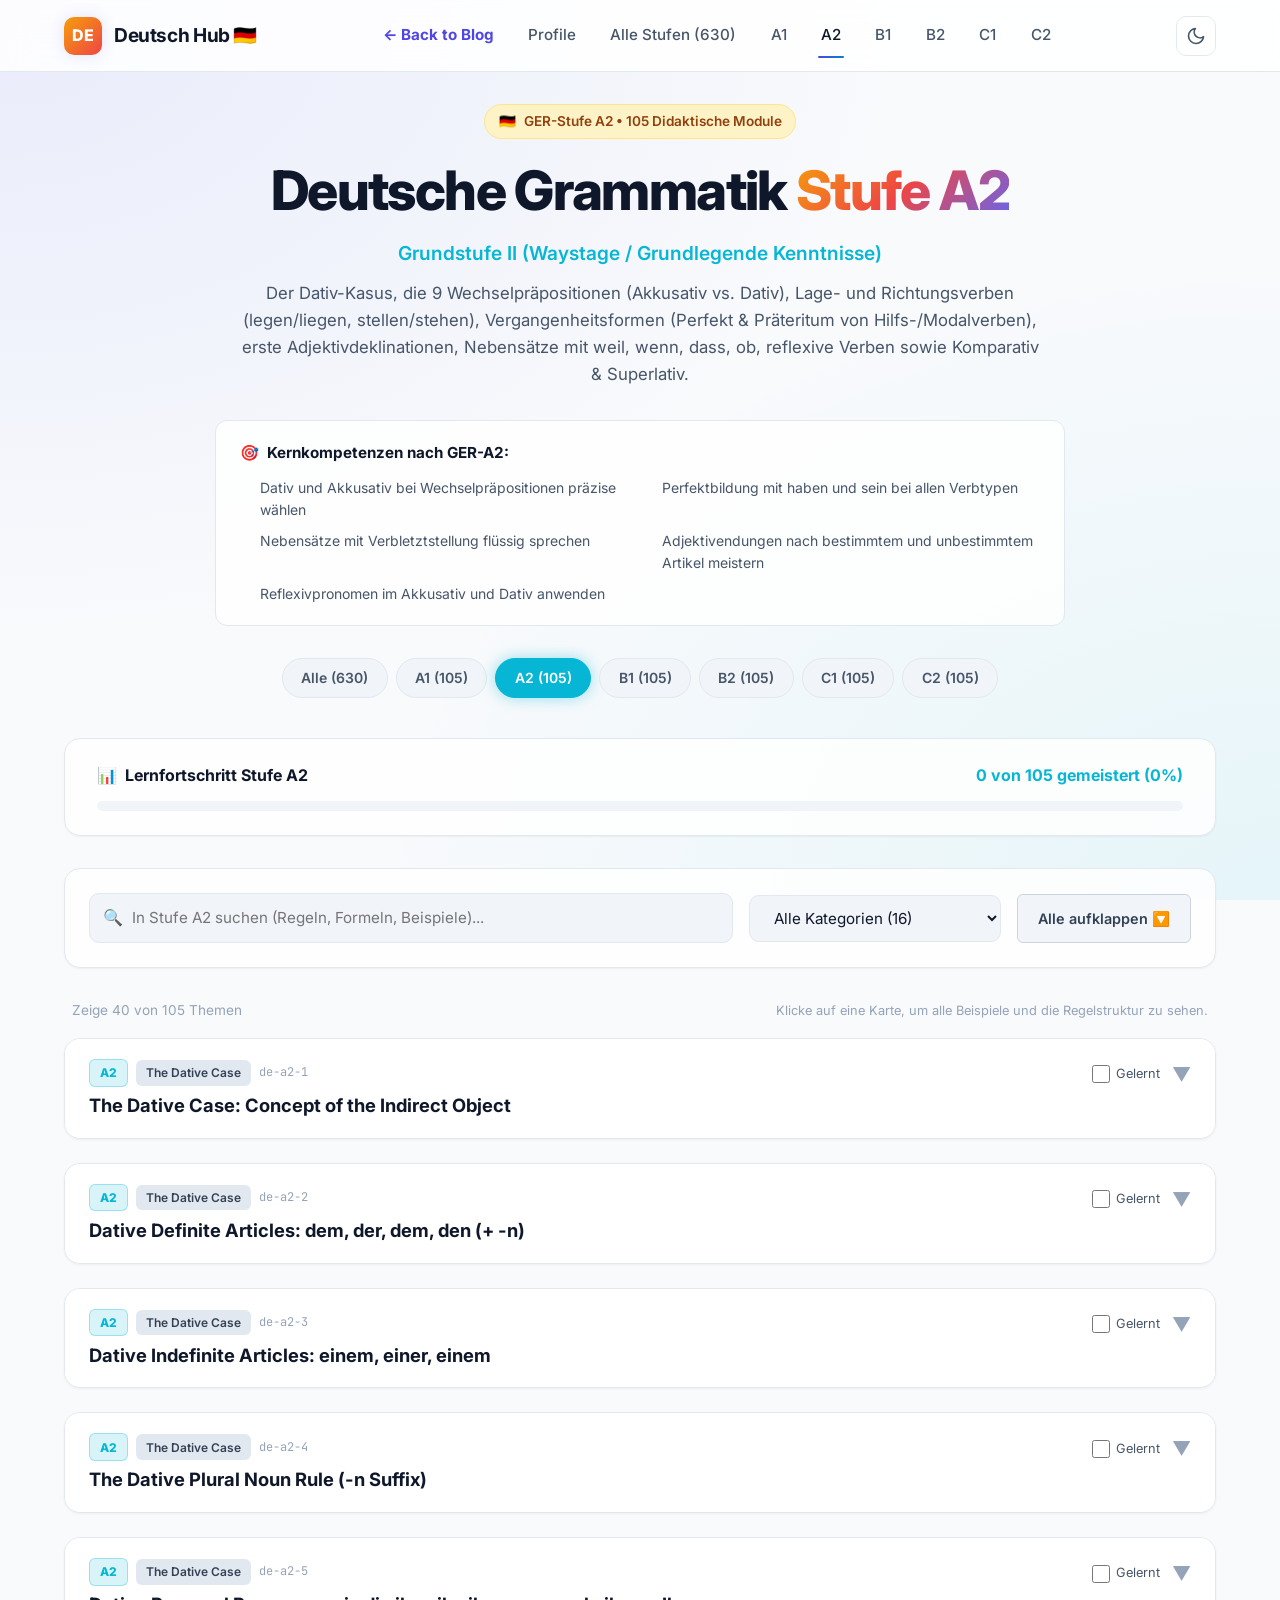
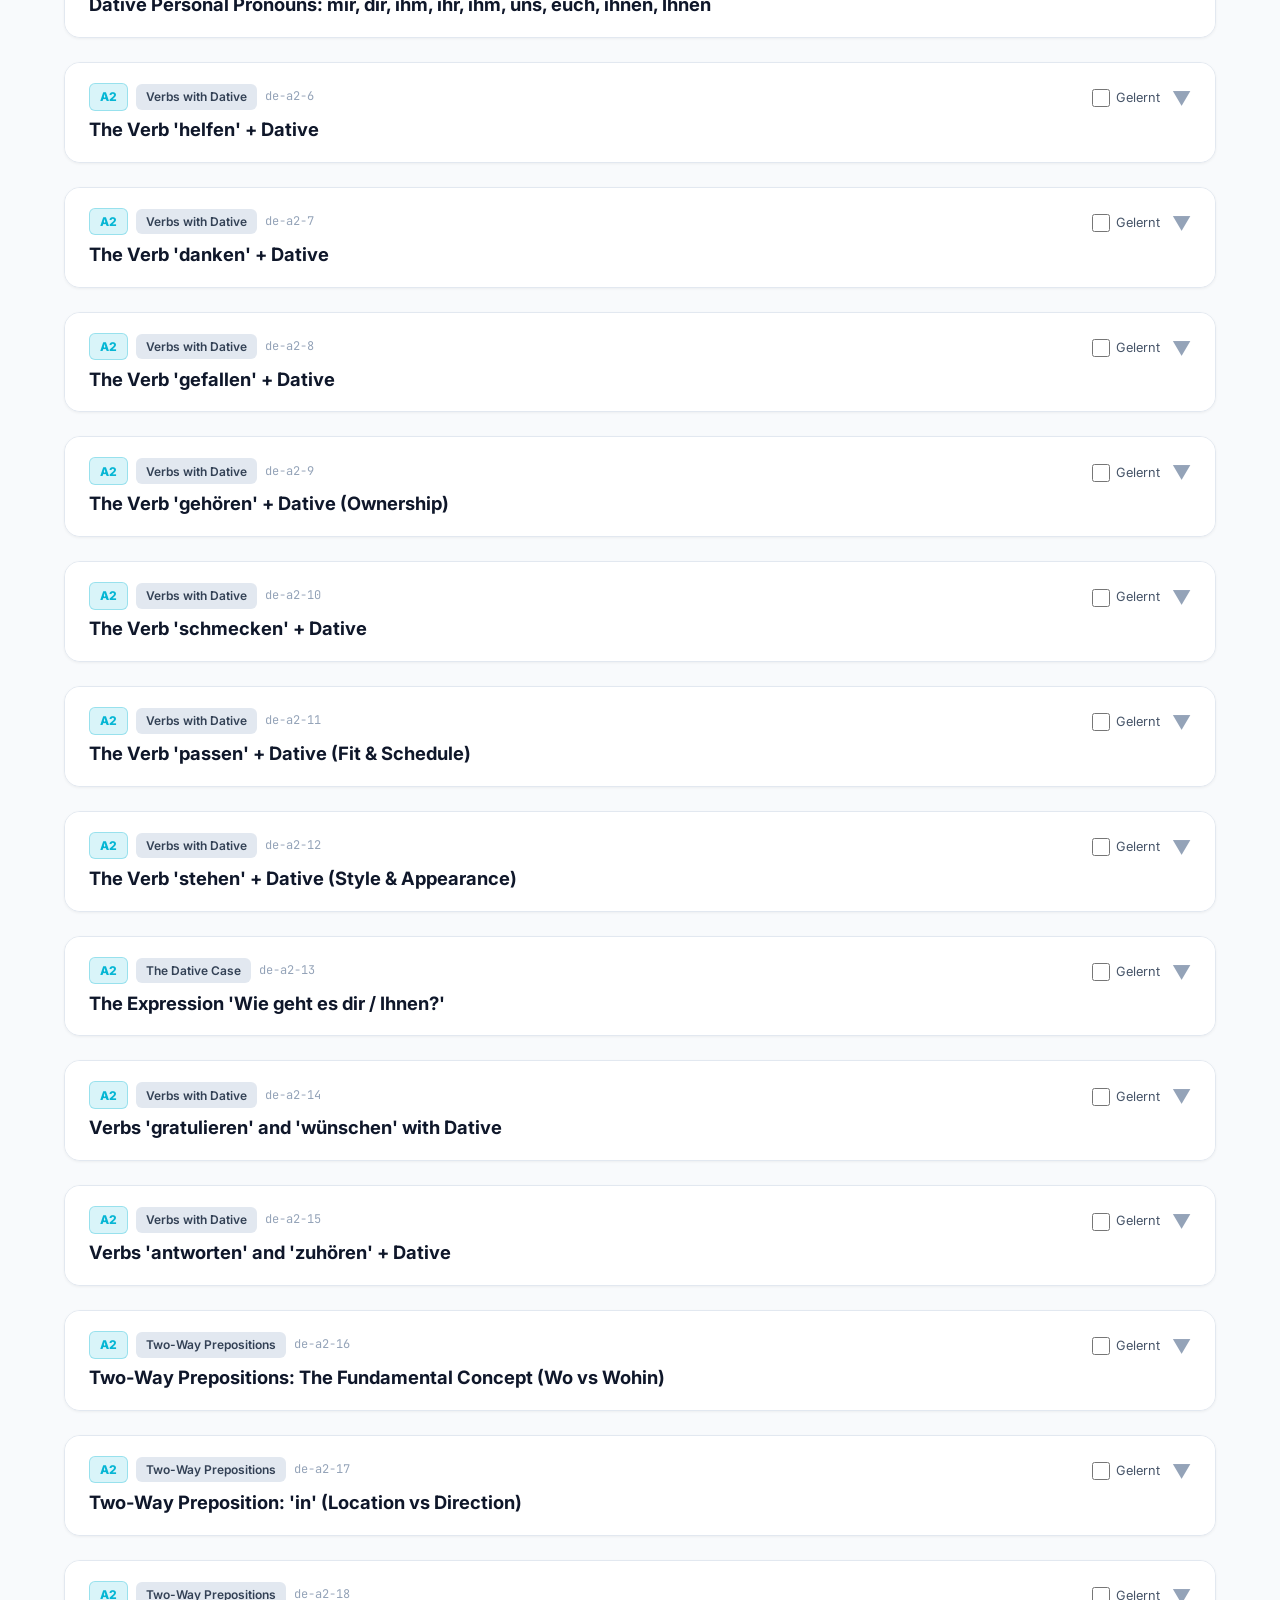
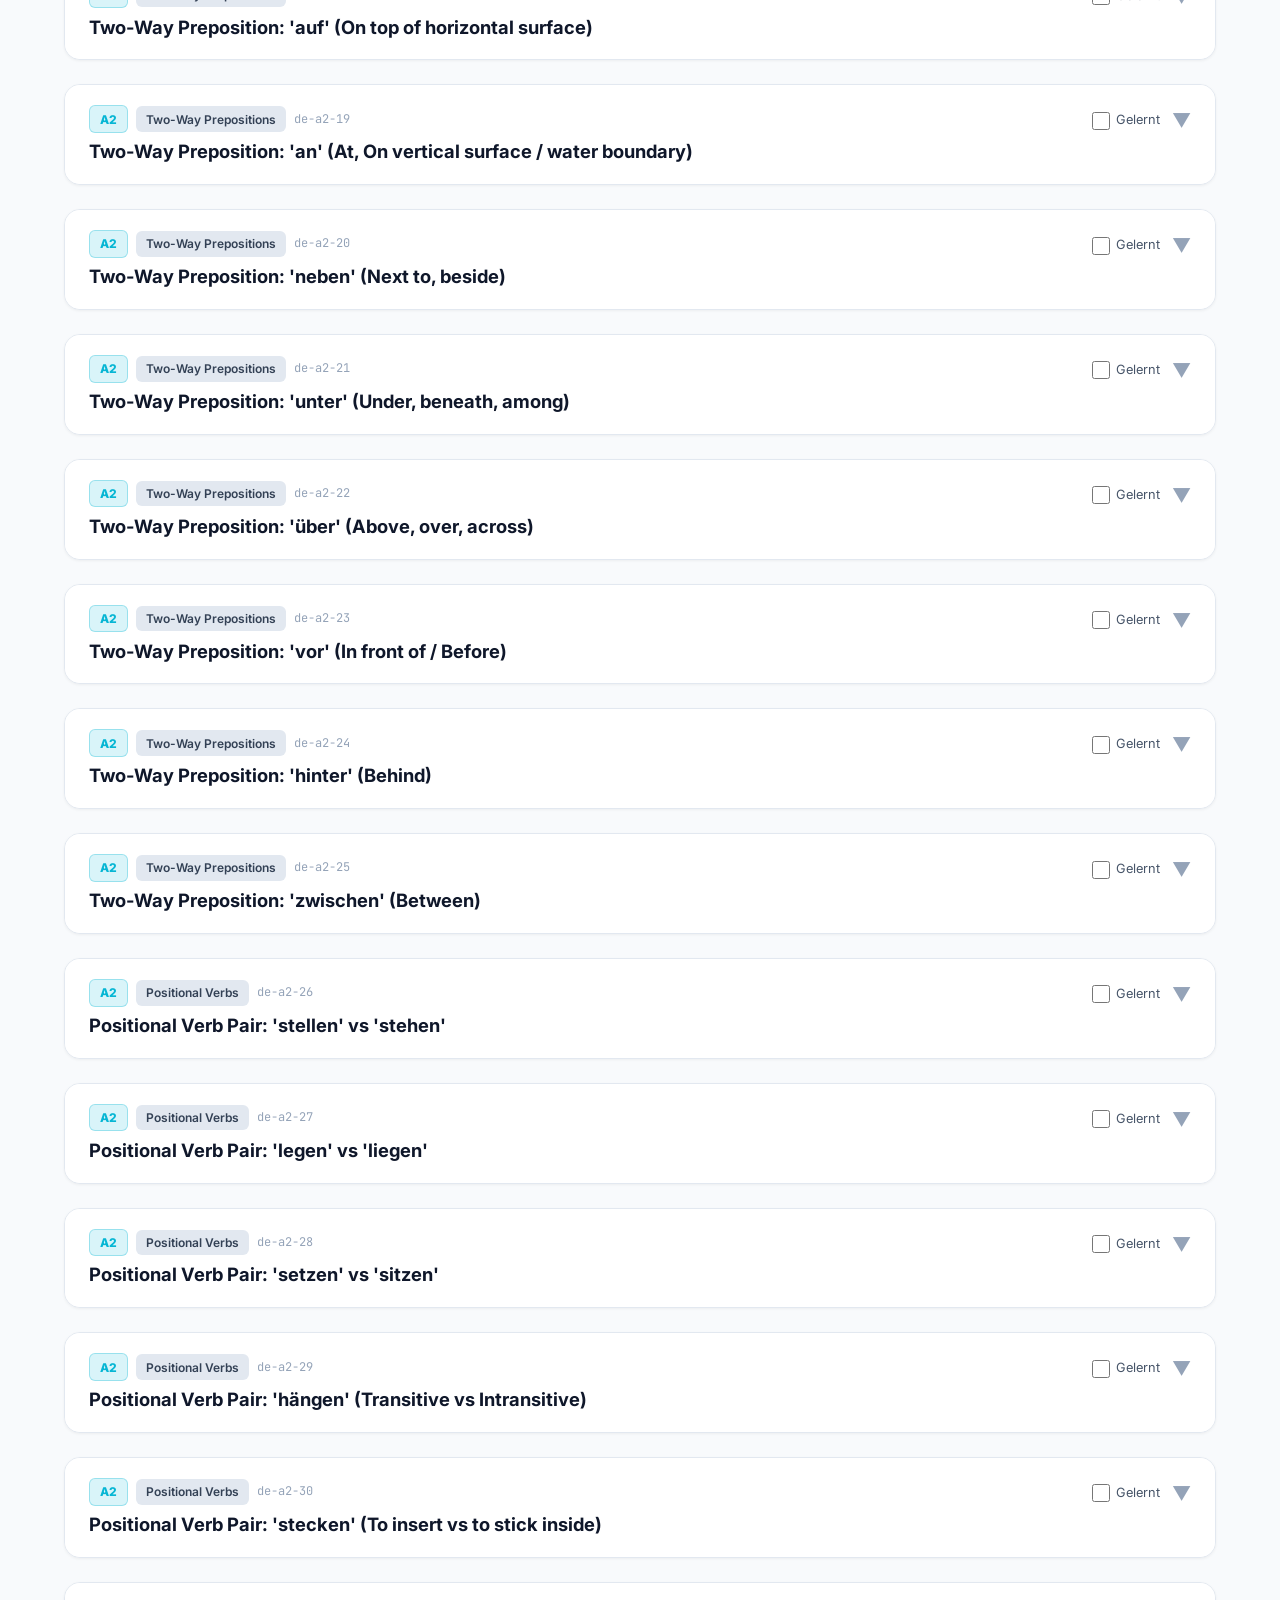
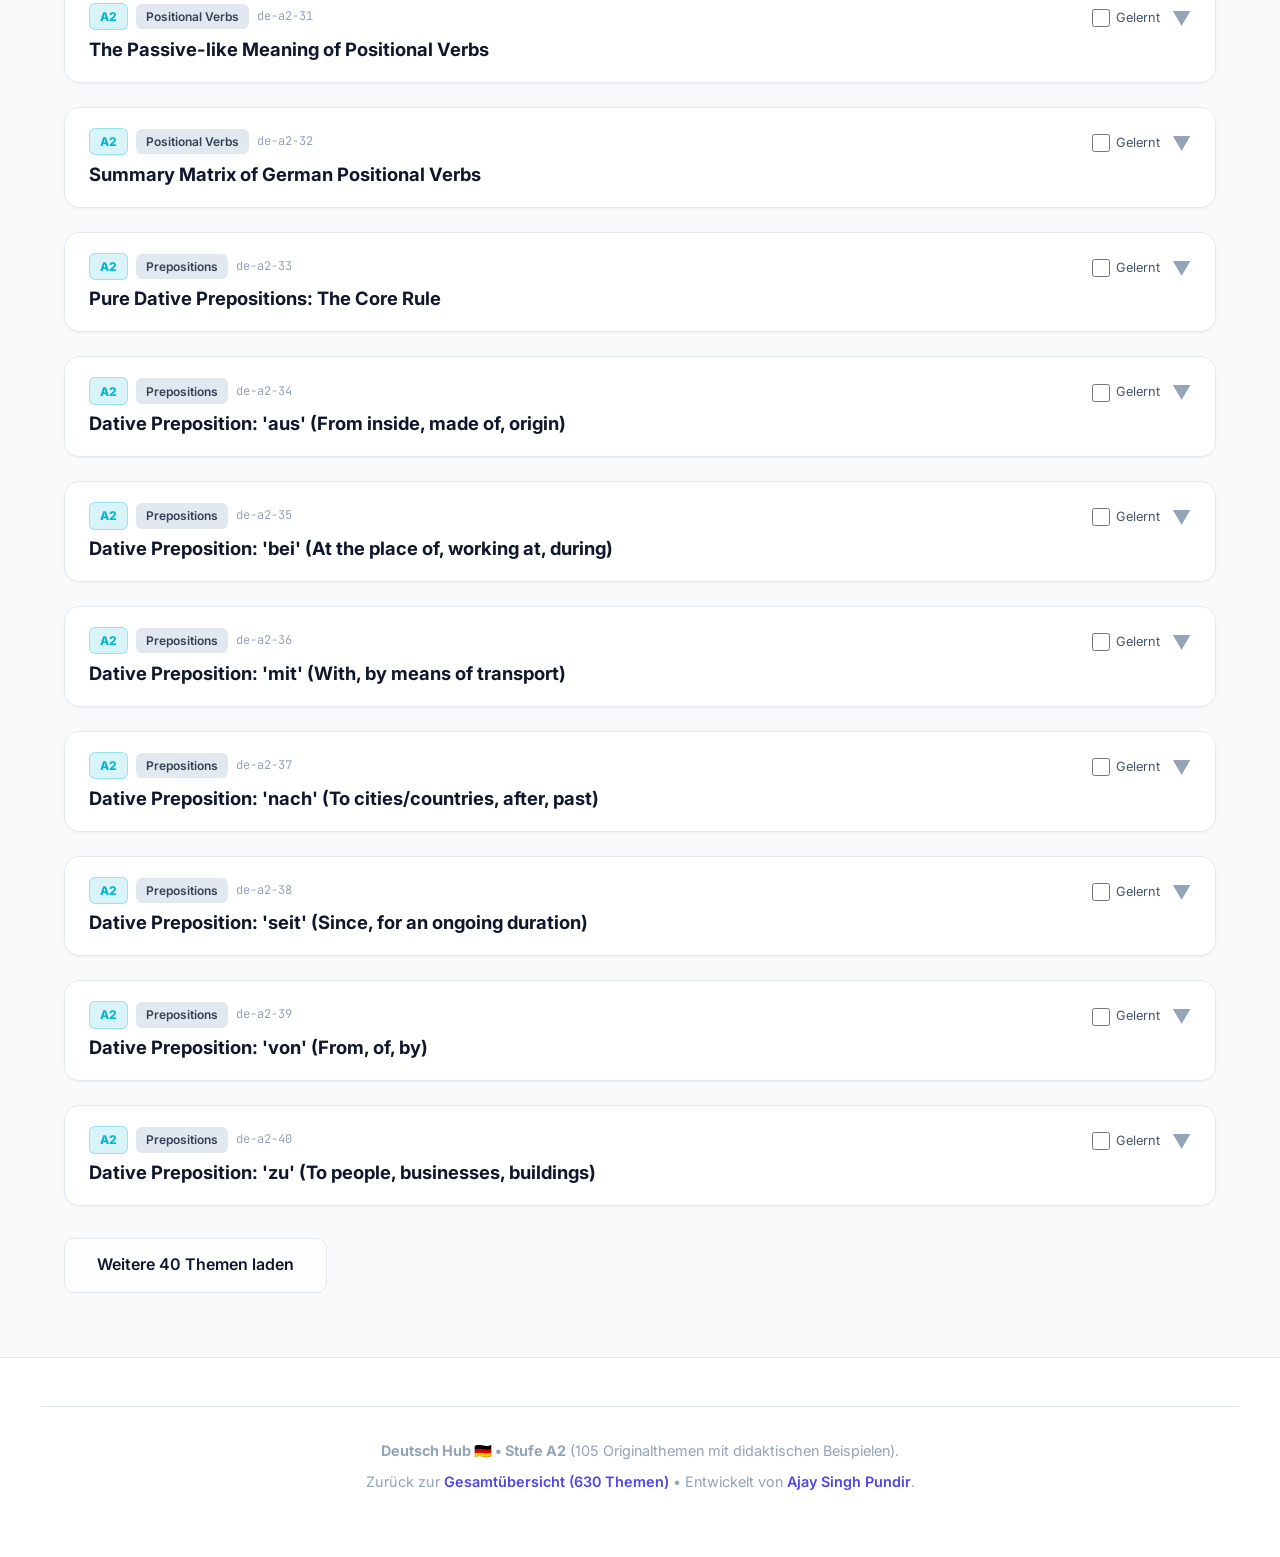
<file: deutsche/a2.html>
<!DOCTYPE html>
<html lang="de" data-theme="dark">
<head>
  <meta charset="UTF-8">
  <meta name="viewport" content="width=device-width, initial-scale=1.0">
  <title>A2 Deutsche Grammatik (105 Themen) | Deutsch Hub | Ajay Singh Pundir</title>
  <meta name="description" content="Der Dativ-Kasus, die 9 Wechselpräpositionen (Akkusativ vs. Dativ), Lage- und Richtungsverben (legen/liegen, stellen/stehen), Vergangenheitsformen (Perfekt & Präteritum von Hilfs-/Modalverben), erste Adjektivdeklinationen, Nebensätze mit weil, wenn, dass, ob, reflexive Verben sowie Komparativ & Superlativ.">
  <meta name="author" content="Ajay Singh Pundir">

  <!-- Canonical & Search Optimization -->
  <link rel="canonical" href="https://ajaypundir04.github.io/aj-profile/deutsche/a2.html">
  <meta name="robots" content="index, follow, max-snippet:-1, max-image-preview:large, max-video-preview:-1">
  <meta name="keywords" content="Deutsche Grammatik A2, German A2 Grammar, CEFR A2, Deutsch lernen A2, Deutsche Grammatikübungen, Beispielsätze A2, Ajay Singh Pundir">

  <!-- Open Graph -->
  <meta property="og:type" content="article">
  <meta property="og:site_name" content="Deutsche Grammatik Hub - Ajay Singh Pundir">
  <meta property="og:locale" content="de_DE">
  <meta property="og:url" content="https://ajaypundir04.github.io/aj-profile/deutsche/a2.html">
  <meta property="og:title" content="A2 Deutsche Grammatik (105 Themen) - 105 Themen | Ajay Singh Pundir">
  <meta property="og:description" content="Der Dativ-Kasus, die 9 Wechselpräpositionen (Akkusativ vs. Dativ), Lage- und Richtungsverben (legen/liegen, stellen/stehen), Vergangenheitsformen (Perfekt & Präteritum von Hilfs-/Modalverben), erste Adjektivdeklinationen, Nebensätze mit weil, wenn, dass, ob, reflexive Verben sowie Komparativ & Superlativ.">
  <meta property="og:image" content="https://ajaypundir04.github.io/aj-profile/profile.jpeg?v=3">

  <!-- Twitter Card -->
  <meta name="twitter:card" content="summary_large_image">
  <meta name="twitter:title" content="A2 Deutsche Grammatik (105 Themen) | Ajay Singh Pundir">
  <meta name="twitter:description" content="Der Dativ-Kasus, die 9 Wechselpräpositionen (Akkusativ vs. Dativ), Lage- und Richtungsverben (legen/liegen, stellen/stehen), Vergangenheitsformen (Perfekt & Präteritum von Hilfs-/Modalverben), erste Adjektivdeklinationen, Nebensätze mit weil, wenn, dass, ob, reflexive Verben sowie Komparativ & Superlativ.">
  <meta name="twitter:image" content="https://ajaypundir04.github.io/aj-profile/profile.jpeg?v=3">

  <!-- Structured Data: Course & LearningResource -->
  <script type="application/ld+json">
  {
    "@context": "https://schema.org",
    "@type": "Course",
    "name": "A2 Deutsche Grammatik (105 Themen)",
    "description": "Der Dativ-Kasus, die 9 Wechselpräpositionen (Akkusativ vs. Dativ), Lage- und Richtungsverben (legen/liegen, stellen/stehen), Vergangenheitsformen (Perfekt & Präteritum von Hilfs-/Modalverben), erste Adjektivdeklinationen, Nebensätze mit weil, wenn, dass, ob, reflexive Verben sowie Komparativ & Superlativ.",
    "url": "https://ajaypundir04.github.io/aj-profile/deutsche/a2.html",
    "inLanguage": "de",
    "educationalLevel": "A2",
    "provider": {
      "@type": "Person",
      "name": "Ajay Singh Pundir",
      "url": "https://ajaypundir04.github.io/aj-profile/"
    },
    "isPartOf": {
      "@type": "Course",
      "name": "Deutsche Grammatik Hub (A1–C2)",
      "url": "https://ajaypundir04.github.io/aj-profile/deutsche/index.html"
    },
    "teaches": ["Dativ und Akkusativ bei Wechselpräpositionen präzise wählen", "Perfektbildung mit haben und sein bei allen Verbtypen", "Nebensätze mit Verbletztstellung flüssig sprechen", "Adjektivendungen nach bestimmtem und unbestimmtem Artikel meistern", "Reflexivpronomen im Akkusativ und Dativ anwenden"]
  }
  </script>

  <!-- Favicon -->
  <link rel="icon" type="image/svg+xml" href="data:image/svg+xml,<svg xmlns='http://www.w3.org/2000/svg' viewBox='0 0 100 100'><text y='.9em' font-size='90'>🇩🇪</text></svg>">

  <!-- Fonts -->
  <link rel="preconnect" href="https://fonts.googleapis.com">
  <link rel="preconnect" href="https://fonts.gstatic.com" crossorigin>
  <link href="https://fonts.googleapis.com/css2?family=Inter:wght@400;500;600;700;800;900&family=JetBrains+Mono:wght@400;500;700&display=swap" rel="stylesheet">

  <!-- CSS -->
  <link rel="stylesheet" href="../assets/css/style.css">
  <link rel="stylesheet" href="css/german.css">
</head>
<body>

  <!-- Navigation -->
  <header class="site-header">
    <div class="container nav-wrapper">
      <a href="../index.html" class="logo" title="Zurück zu Ajays Profil">
        <span class="logo-badge" style="background: linear-gradient(135deg, #f59e0b 0%, #ef4444 100%);">DE</span>
        <span>Deutsch Hub 🇩🇪</span>
      </a>

      <nav class="nav-links" id="nav-links">
        <a href="../blog/index.html" class="nav-link" style="color: var(--accent-primary); font-weight: 700;">← Back to Blog</a>
        <a href="../index.html" class="nav-link">Profile</a>
        <a href="index.html" class="nav-link">Alle Stufen (630)</a>
        <a href="a1.html" class="nav-link">A1</a>
        <a href="a2.html" class="nav-link active">A2</a>
        <a href="b1.html" class="nav-link">B1</a>
        <a href="b2.html" class="nav-link">B2</a>
        <a href="c1.html" class="nav-link">C1</a>
        <a href="c2.html" class="nav-link">C2</a>
      </nav>

      <div class="nav-actions">
        <button class="theme-toggle-btn" id="theme-toggle" aria-label="Theme umschalten">
          <svg width="20" height="20" viewBox="0 0 24 24" fill="none" stroke="currentColor" stroke-width="2"><circle cx="12" cy="12" r="5"></circle><line x1="12" y1="1" x2="12" y2="3"></line><line x1="12" y1="21" x2="12" y2="23"></line><line x1="4.22" y1="4.22" x2="5.64" y2="5.64"></line><line x1="18.36" y1="18.36" x2="19.78" y2="19.78"></line><line x1="1" y1="12" x2="3" y2="12"></line><line x1="21" y1="12" x2="23" y2="12"></line><line x1="4.22" y1="19.78" x2="5.64" y2="18.36"></line><line x1="18.36" y1="5.64" x2="19.78" y2="4.22"></line></svg>
        </button>
        <button class="mobile-menu-btn" id="mobile-menu-btn" aria-label="Menü öffnen">
          <svg width="24" height="24" viewBox="0 0 24 24" fill="none" stroke="currentColor" stroke-width="2"><line x1="3" y1="12" x2="21" y2="12"></line><line x1="3" y1="6" x2="21" y2="6"></line><line x1="3" y1="18" x2="21" y2="18"></line></svg>
        </button>
      </div>
    </div>
  </header>

  <!-- Level Hero Section -->
  <main class="container" style="padding-top: 2rem; padding-bottom: 4rem;">
    <section style="text-align: center; margin-bottom: 2.5rem;">
      <div class="de-flag-ribbon">
        <span>🇩🇪</span> GER-Stufe A2 &bull; 105 Didaktische Module
      </div>
      <h1 class="german-hero-title">
        Deutsche Grammatik <span>Stufe A2</span>
      </h1>
      <p style="font-size: 1.2rem; font-weight: 600; color: var(--level-a2); margin-bottom: 0.75rem;">
        Grundstufe II (Waystage / Grundlegende Kenntnisse)
      </p>
      <p style="font-size: 1.05rem; color: var(--text-secondary); max-width: 800px; margin: 0 auto 2rem; line-height: 1.6;">
        Der Dativ-Kasus, die 9 Wechselpräpositionen (Akkusativ vs. Dativ), Lage- und Richtungsverben (legen/liegen, stellen/stehen), Vergangenheitsformen (Perfekt & Präteritum von Hilfs-/Modalverben), erste Adjektivdeklinationen, Nebensätze mit weil, wenn, dass, ob, reflexive Verben sowie Komparativ & Superlativ.
      </p>

      <!-- Competencies Pill Box -->
      <div style="background: var(--bg-card); border: 1px solid var(--border-color); border-radius: 12px; padding: 1.25rem 1.5rem; max-width: 850px; margin: 0 auto 2rem; text-align: left;">
        <h4 style="font-size: 0.95rem; font-weight: 700; color: var(--text-primary); margin-bottom: 0.75rem; display: flex; align-items: center; gap: 0.5rem;">
          <span>🎯</span> Kernkompetenzen nach GER-A2:
        </h4>
        <ul style="display: grid; grid-template-columns: repeat(auto-fit, minmax(260px, 1fr)); gap: 0.5rem 1.5rem; font-size: 0.875rem; color: var(--text-secondary); padding-left: 1.25rem; margin: 0;">
          <li>Dativ und Akkusativ bei Wechselpräpositionen präzise wählen</li>
<li>Perfektbildung mit haben und sein bei allen Verbtypen</li>
<li>Nebensätze mit Verbletztstellung flüssig sprechen</li>
<li>Adjektivendungen nach bestimmtem und unbestimmtem Artikel meistern</li>
<li>Reflexivpronomen im Akkusativ und Dativ anwenden</li>
        </ul>
      </div>

      <!-- Quick Level Switcher -->
      <div style="display: flex; justify-content: center; flex-wrap: wrap; gap: 0.5rem;">
        <a href="index.html" class="level-pill">Alle (630)</a>
        <a href="a1.html" class="level-pill a1">A1 (105)</a>
        <a href="a2.html" class="level-pill a2 active">A2 (105)</a>
        <a href="b1.html" class="level-pill b1">B1 (105)</a>
        <a href="b2.html" class="level-pill b2">B2 (105)</a>
        <a href="c1.html" class="level-pill c1">C1 (105)</a>
        <a href="c2.html" class="level-pill c2">C2 (105)</a>
      </div>
    </section>

    <!-- Progress Dashboard -->
    <div style="background: var(--bg-card); border: 1px solid var(--border-color); border-radius: 16px; padding: 1.5rem 2rem; margin-bottom: 2rem; box-shadow: var(--shadow-sm);">
      <div style="display: flex; justify-content: space-between; align-items: center; flex-wrap: wrap; gap: 1rem; margin-bottom: 0.75rem;">
        <div style="font-weight: 700; display: flex; align-items: center; gap: 0.5rem;">
          <span>📊</span>
          <span>Lernfortschritt Stufe A2</span>
        </div>
        <div id="progress-stats-text" style="font-weight: 700; color: var(--level-a2);">
          0 von 105 gemeistert (0%)
        </div>
      </div>
      <div style="width: 100%; height: 10px; background: var(--bg-input); border-radius: 9999px; overflow: hidden;">
        <div id="progress-bar-fill" style="height: 100%; width: 0%; background: var(--level-a2); transition: width 0.3s ease;"></div>
      </div>
    </div>

    <!-- Filter & Control Toolbar -->
    <div class="german-controls">
      <div class="filter-row">
        <div class="search-input-wrapper">
          <span class="search-icon">🔍</span>
          <input type="text" id="grammar-search" placeholder="In Stufe A2 suchen (Regeln, Formeln, Beispiele)..." autocomplete="off">
        </div>
        <select class="category-select" id="category-filter">
          <option value="ALL">Alle Kategorien</option>
        </select>
        <button id="toggle-all-btn" class="copy-btn" style="padding: 0.75rem 1.25rem; font-size: 0.9rem; font-weight: 600;">
          Alle aufklappen 🔽
        </button>
      </div>
    </div>

    <!-- Results Header -->
    <div class="results-info">
      <span id="results-count">Lade A2-Themen...</span>
      <span style="font-size: 0.8rem; color: var(--text-muted);">Klicke auf eine Karte, um alle Beispiele und die Regelstruktur zu sehen.</span>
    </div>

    <!-- Cards Container -->
    <div id="grammar-cards-container">
      <!-- Loaded dynamically via german.js -->
    </div>

    <!-- Load More Button -->
    <div style="text-align: center; margin-top: 2rem;">
      <button id="load-more-btn" class="btn btn-secondary" style="display: none; padding: 0.85rem 2rem; font-size: 1rem;">
        Weitere Themen laden ⏬
      </button>
    </div>
  </main>

  <!-- Footer -->
  <footer class="site-footer">
    <div class="container footer-content" style="text-align: center; padding: 2rem 0; border-top: 1px solid var(--border-color); color: var(--text-muted); font-size: 0.9rem;">
      <p style="margin-bottom: 0.5rem;">
        <strong>Deutsch Hub 🇩🇪 &bull; Stufe A2</strong> (105 Originalthemen mit didaktischen Beispielen).
      </p>
      <p>
        Zurück zur <a href="index.html" style="color: var(--accent-primary); font-weight: 600;">Gesamtübersicht (630 Themen)</a> &bull;
        Entwickelt von <a href="../index.html" style="color: var(--accent-primary); font-weight: 600;">Ajay Singh Pundir</a>.
      </p>
    </div>
  </footer>

  <!-- Data Scripts (All 6 CEFR Levels) -->
  <script src="data/a1.js"></script>
  <script src="data/a2.js"></script>
  <script src="data/b1.js"></script>
  <script src="data/b2.js"></script>
  <script src="data/c1.js"></script>
  <script src="data/c2.js"></script>

  <!-- Hub Controller -->
  <script>
    window.PAGE_LEVEL = 'A2';
  </script>
  <script src="js/german.js"></script>
  <script src="../assets/js/main.js"></script>

  <!-- Analytics -->
  <script data-goatcounter="https://ajaypundir04.goatcounter.com/count"
          async src="//gc.zgo.at/count.js"></script>
</body>
</html>
</file>
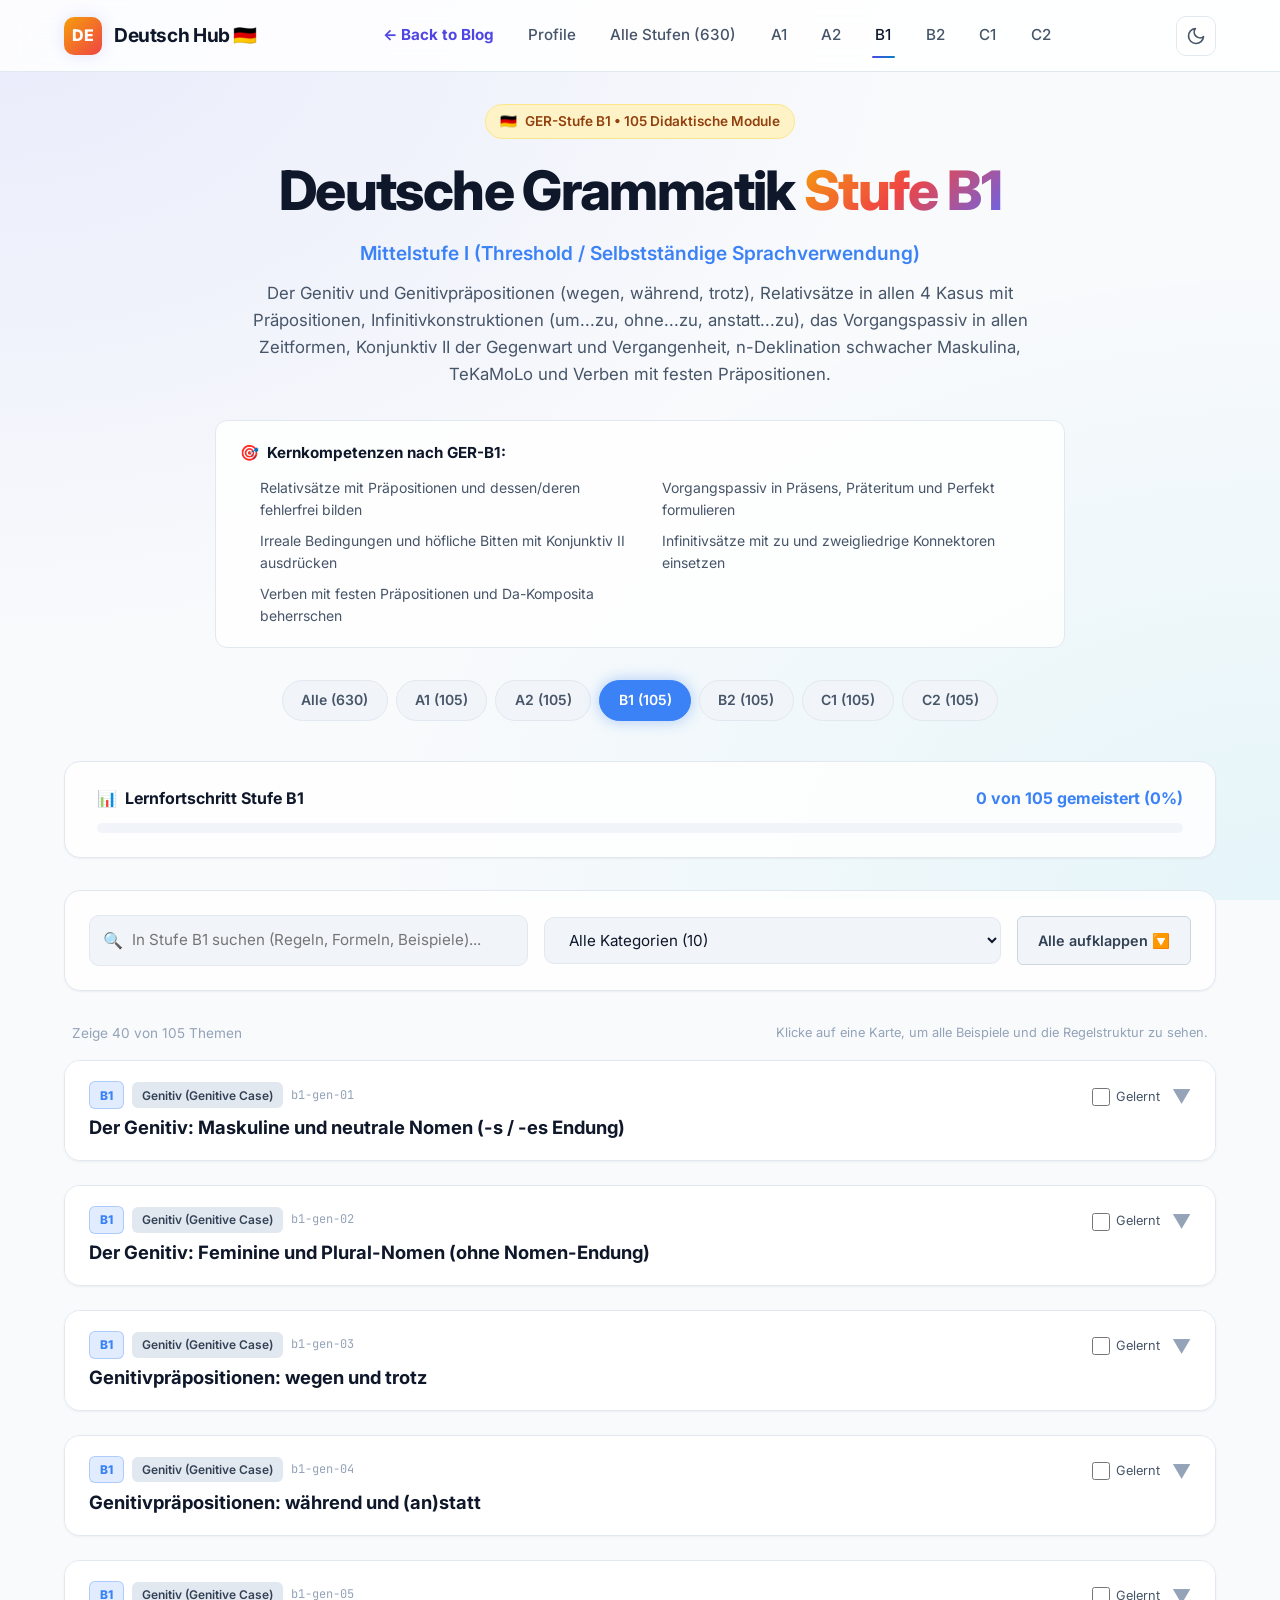
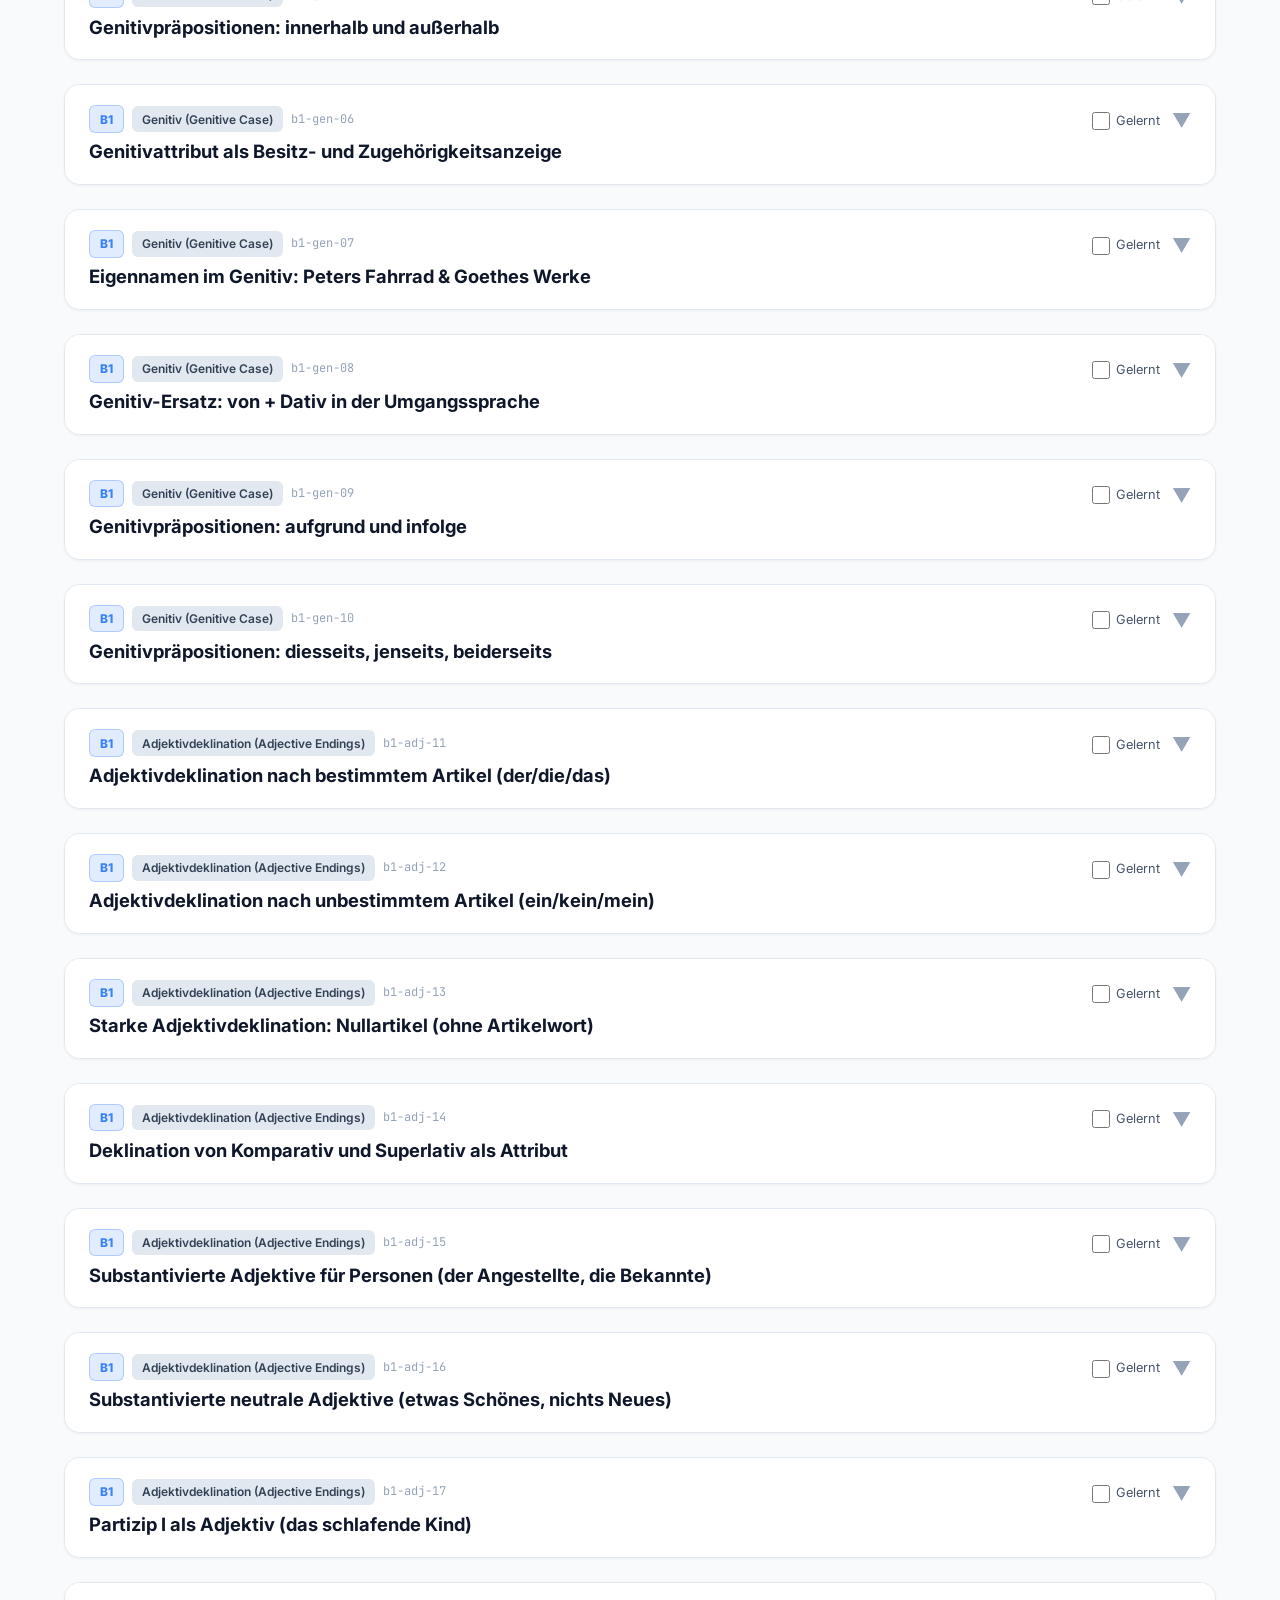
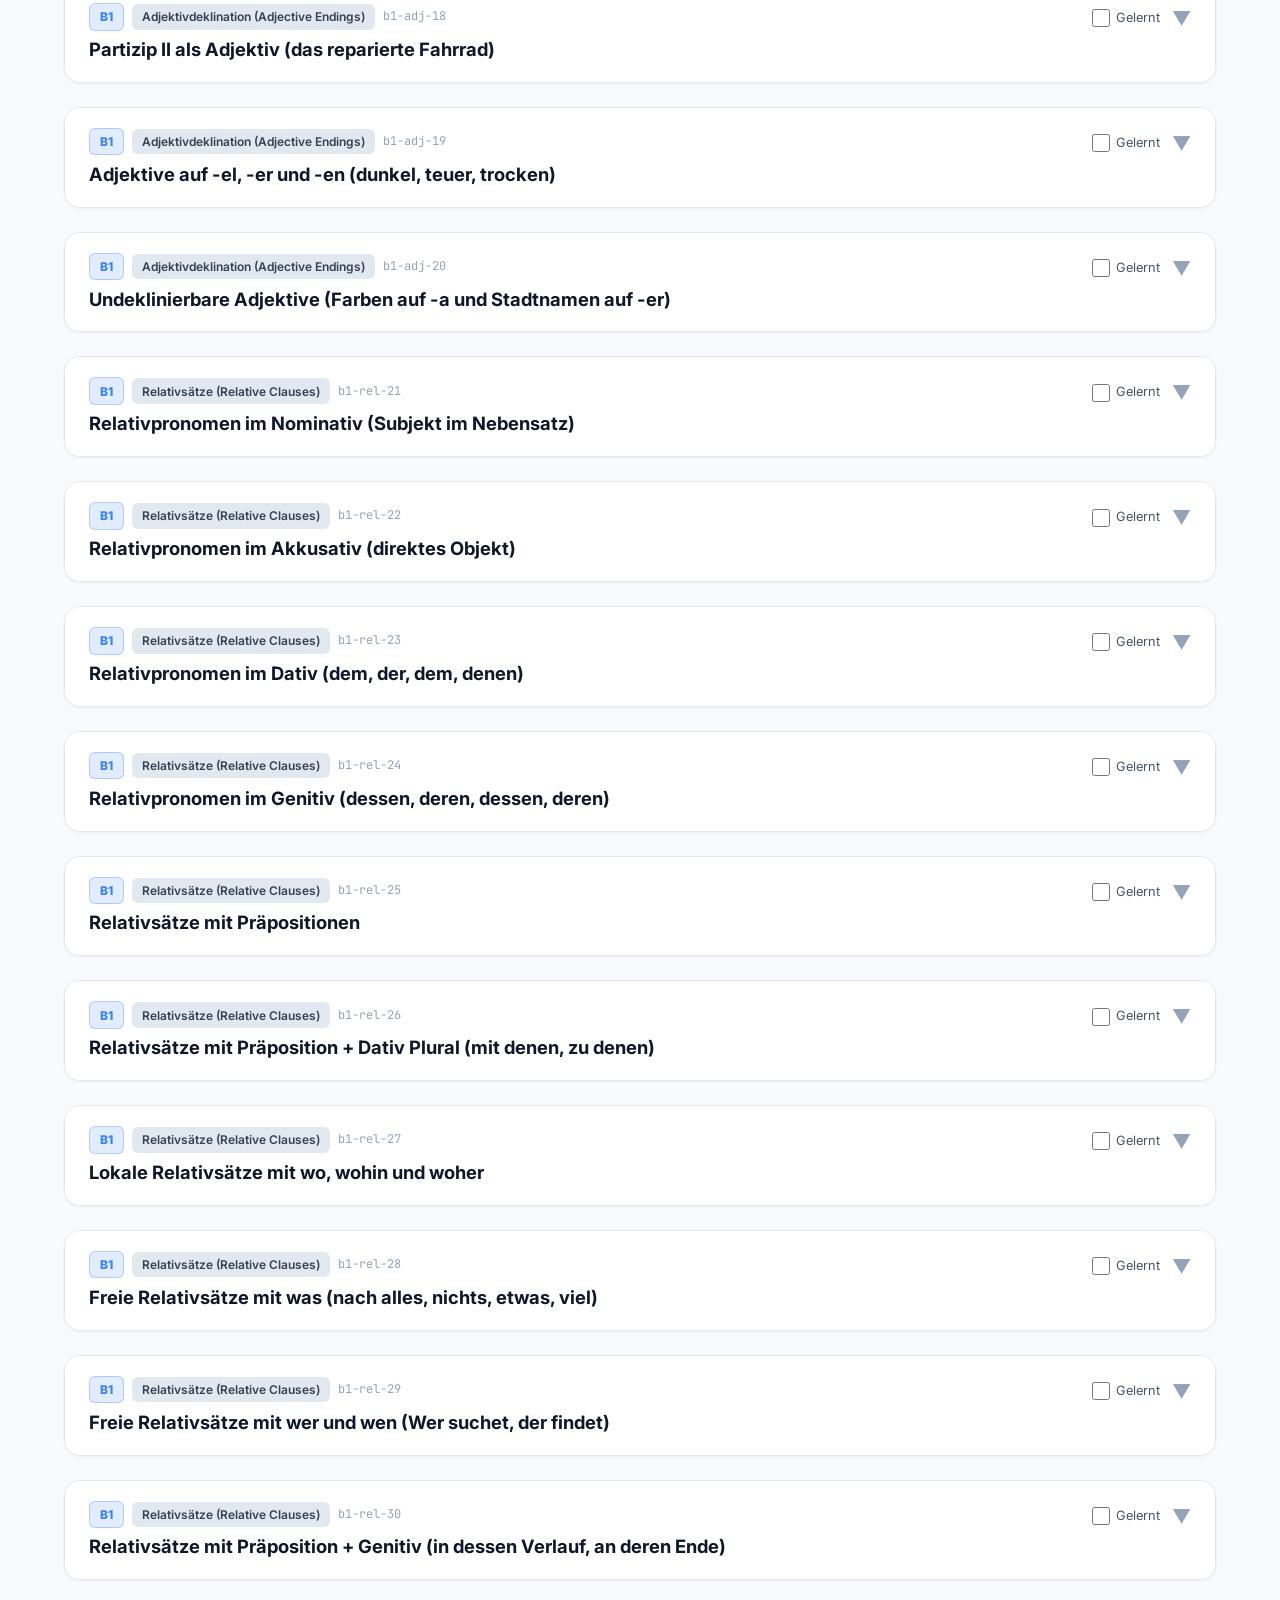
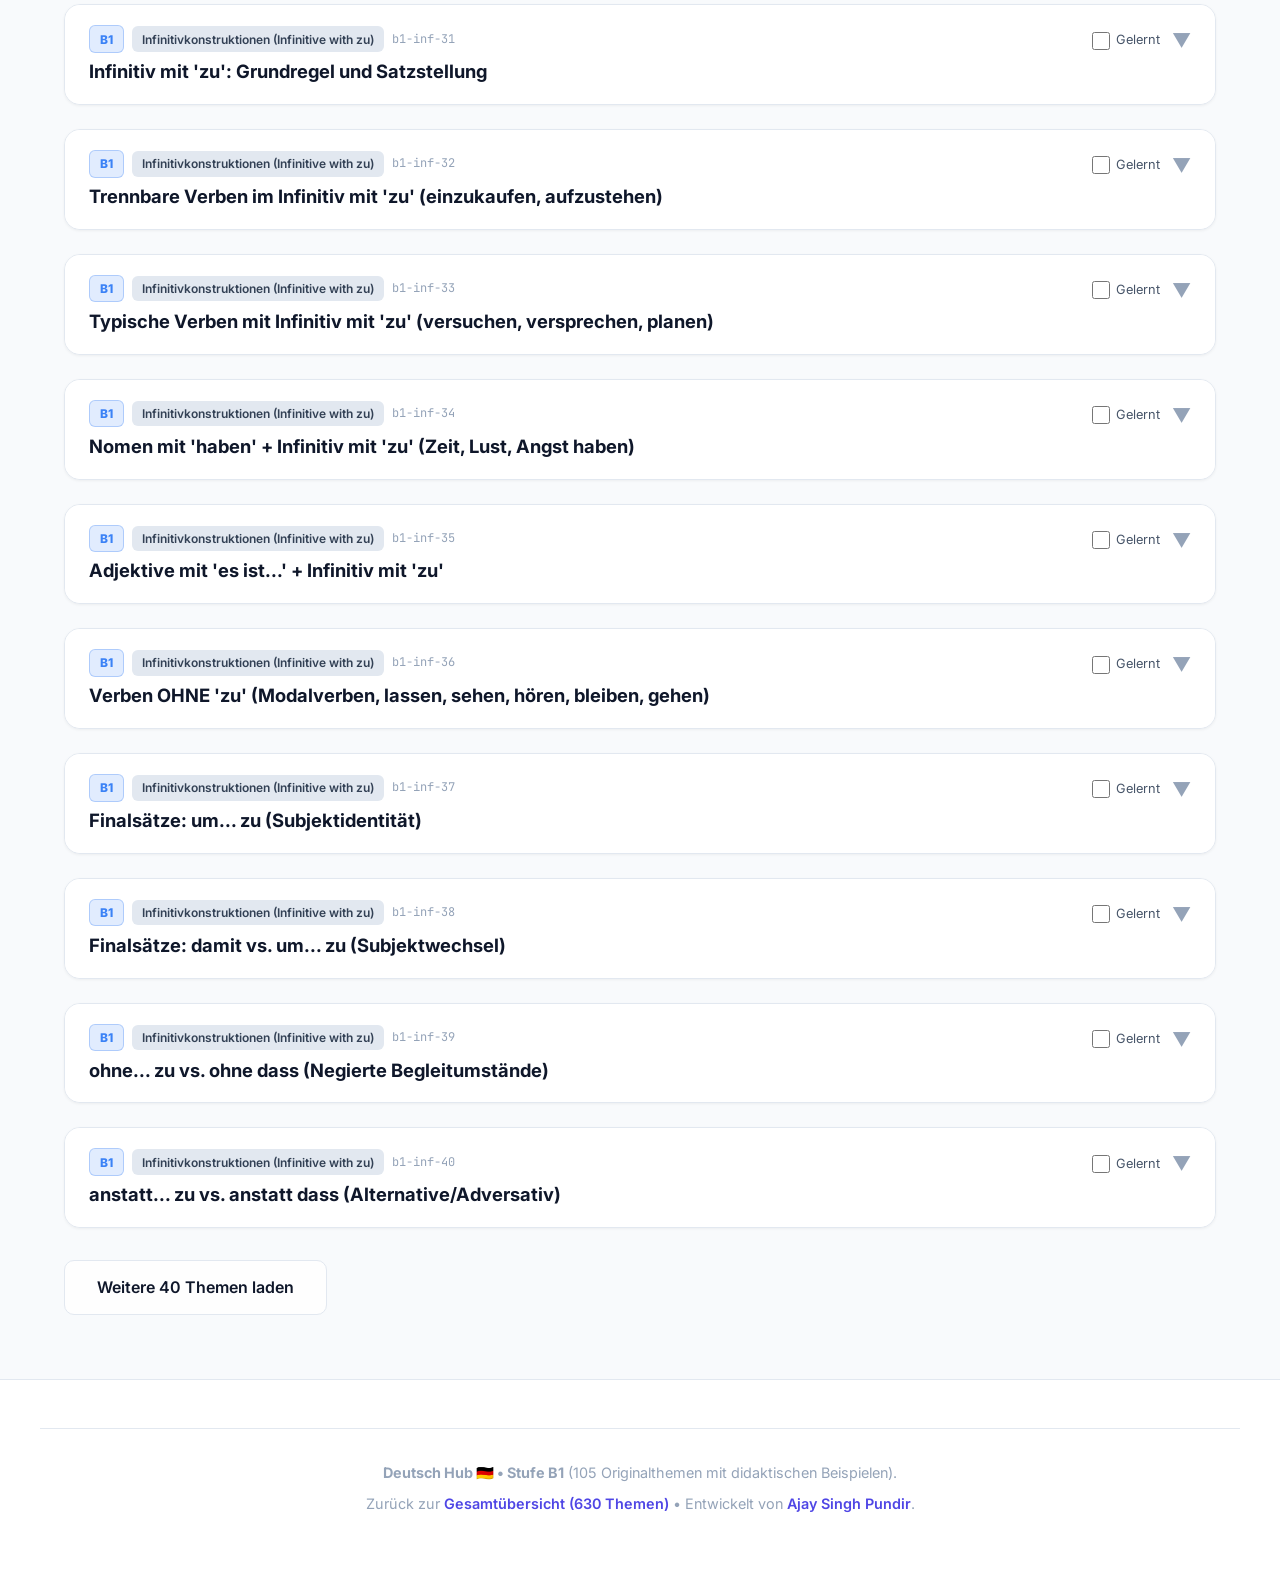
<file: deutsche/b1.html>
<!DOCTYPE html>
<html lang="de" data-theme="dark">
<head>
  <meta charset="UTF-8">
  <meta name="viewport" content="width=device-width, initial-scale=1.0">
  <title>B1 Deutsche Grammatik (105 Themen) | Deutsch Hub | Ajay Singh Pundir</title>
  <meta name="description" content="Der Genitiv und Genitivpräpositionen (wegen, während, trotz), Relativsätze in allen 4 Kasus mit Präpositionen, Infinitivkonstruktionen (um...zu, ohne...zu, anstatt...zu), das Vorgangspassiv in allen Zeitformen, Konjunktiv II der Gegenwart und Vergangenheit, n-Deklination schwacher Maskulina, TeKaMoLo und Verben mit festen Präpositionen.">
  <meta name="author" content="Ajay Singh Pundir">

  <!-- Canonical & Search Optimization -->
  <link rel="canonical" href="https://ajaypundir04.github.io/aj-profile/deutsche/b1.html">
  <meta name="robots" content="index, follow, max-snippet:-1, max-image-preview:large, max-video-preview:-1">
  <meta name="keywords" content="Deutsche Grammatik B1, German B1 Grammar, CEFR B1, Deutsch lernen B1, Deutsche Grammatikübungen, Beispielsätze B1, Ajay Singh Pundir">

  <!-- Open Graph -->
  <meta property="og:type" content="article">
  <meta property="og:site_name" content="Deutsche Grammatik Hub - Ajay Singh Pundir">
  <meta property="og:locale" content="de_DE">
  <meta property="og:url" content="https://ajaypundir04.github.io/aj-profile/deutsche/b1.html">
  <meta property="og:title" content="B1 Deutsche Grammatik (105 Themen) - 105 Themen | Ajay Singh Pundir">
  <meta property="og:description" content="Der Genitiv und Genitivpräpositionen (wegen, während, trotz), Relativsätze in allen 4 Kasus mit Präpositionen, Infinitivkonstruktionen (um...zu, ohne...zu, anstatt...zu), das Vorgangspassiv in allen Zeitformen, Konjunktiv II der Gegenwart und Vergangenheit, n-Deklination schwacher Maskulina, TeKaMoLo und Verben mit festen Präpositionen.">
  <meta property="og:image" content="https://ajaypundir04.github.io/aj-profile/profile.jpeg?v=3">

  <!-- Twitter Card -->
  <meta name="twitter:card" content="summary_large_image">
  <meta name="twitter:title" content="B1 Deutsche Grammatik (105 Themen) | Ajay Singh Pundir">
  <meta name="twitter:description" content="Der Genitiv und Genitivpräpositionen (wegen, während, trotz), Relativsätze in allen 4 Kasus mit Präpositionen, Infinitivkonstruktionen (um...zu, ohne...zu, anstatt...zu), das Vorgangspassiv in allen Zeitformen, Konjunktiv II der Gegenwart und Vergangenheit, n-Deklination schwacher Maskulina, TeKaMoLo und Verben mit festen Präpositionen.">
  <meta name="twitter:image" content="https://ajaypundir04.github.io/aj-profile/profile.jpeg?v=3">

  <!-- Structured Data: Course & LearningResource -->
  <script type="application/ld+json">
  {
    "@context": "https://schema.org",
    "@type": "Course",
    "name": "B1 Deutsche Grammatik (105 Themen)",
    "description": "Der Genitiv und Genitivpräpositionen (wegen, während, trotz), Relativsätze in allen 4 Kasus mit Präpositionen, Infinitivkonstruktionen (um...zu, ohne...zu, anstatt...zu), das Vorgangspassiv in allen Zeitformen, Konjunktiv II der Gegenwart und Vergangenheit, n-Deklination schwacher Maskulina, TeKaMoLo und Verben mit festen Präpositionen.",
    "url": "https://ajaypundir04.github.io/aj-profile/deutsche/b1.html",
    "inLanguage": "de",
    "educationalLevel": "B1",
    "provider": {
      "@type": "Person",
      "name": "Ajay Singh Pundir",
      "url": "https://ajaypundir04.github.io/aj-profile/"
    },
    "isPartOf": {
      "@type": "Course",
      "name": "Deutsche Grammatik Hub (A1–C2)",
      "url": "https://ajaypundir04.github.io/aj-profile/deutsche/index.html"
    },
    "teaches": ["Relativsätze mit Präpositionen und dessen/deren fehlerfrei bilden", "Vorgangspassiv in Präsens, Präteritum und Perfekt formulieren", "Irreale Bedingungen und höfliche Bitten mit Konjunktiv II ausdrücken", "Infinitivsätze mit zu und zweigliedrige Konnektoren einsetzen", "Verben mit festen Präpositionen und Da-Komposita beherrschen"]
  }
  </script>

  <!-- Favicon -->
  <link rel="icon" type="image/svg+xml" href="data:image/svg+xml,<svg xmlns='http://www.w3.org/2000/svg' viewBox='0 0 100 100'><text y='.9em' font-size='90'>🇩🇪</text></svg>">

  <!-- Fonts -->
  <link rel="preconnect" href="https://fonts.googleapis.com">
  <link rel="preconnect" href="https://fonts.gstatic.com" crossorigin>
  <link href="https://fonts.googleapis.com/css2?family=Inter:wght@400;500;600;700;800;900&family=JetBrains+Mono:wght@400;500;700&display=swap" rel="stylesheet">

  <!-- CSS -->
  <link rel="stylesheet" href="../assets/css/style.css">
  <link rel="stylesheet" href="css/german.css">
</head>
<body>

  <!-- Navigation -->
  <header class="site-header">
    <div class="container nav-wrapper">
      <a href="../index.html" class="logo" title="Zurück zu Ajays Profil">
        <span class="logo-badge" style="background: linear-gradient(135deg, #f59e0b 0%, #ef4444 100%);">DE</span>
        <span>Deutsch Hub 🇩🇪</span>
      </a>

      <nav class="nav-links" id="nav-links">
        <a href="../blog/index.html" class="nav-link" style="color: var(--accent-primary); font-weight: 700;">← Back to Blog</a>
        <a href="../index.html" class="nav-link">Profile</a>
        <a href="index.html" class="nav-link">Alle Stufen (630)</a>
        <a href="a1.html" class="nav-link">A1</a>
        <a href="a2.html" class="nav-link">A2</a>
        <a href="b1.html" class="nav-link active">B1</a>
        <a href="b2.html" class="nav-link">B2</a>
        <a href="c1.html" class="nav-link">C1</a>
        <a href="c2.html" class="nav-link">C2</a>
      </nav>

      <div class="nav-actions">
        <button class="theme-toggle-btn" id="theme-toggle" aria-label="Theme umschalten">
          <svg width="20" height="20" viewBox="0 0 24 24" fill="none" stroke="currentColor" stroke-width="2"><circle cx="12" cy="12" r="5"></circle><line x1="12" y1="1" x2="12" y2="3"></line><line x1="12" y1="21" x2="12" y2="23"></line><line x1="4.22" y1="4.22" x2="5.64" y2="5.64"></line><line x1="18.36" y1="18.36" x2="19.78" y2="19.78"></line><line x1="1" y1="12" x2="3" y2="12"></line><line x1="21" y1="12" x2="23" y2="12"></line><line x1="4.22" y1="19.78" x2="5.64" y2="18.36"></line><line x1="18.36" y1="5.64" x2="19.78" y2="4.22"></line></svg>
        </button>
        <button class="mobile-menu-btn" id="mobile-menu-btn" aria-label="Menü öffnen">
          <svg width="24" height="24" viewBox="0 0 24 24" fill="none" stroke="currentColor" stroke-width="2"><line x1="3" y1="12" x2="21" y2="12"></line><line x1="3" y1="6" x2="21" y2="6"></line><line x1="3" y1="18" x2="21" y2="18"></line></svg>
        </button>
      </div>
    </div>
  </header>

  <!-- Level Hero Section -->
  <main class="container" style="padding-top: 2rem; padding-bottom: 4rem;">
    <section style="text-align: center; margin-bottom: 2.5rem;">
      <div class="de-flag-ribbon">
        <span>🇩🇪</span> GER-Stufe B1 &bull; 105 Didaktische Module
      </div>
      <h1 class="german-hero-title">
        Deutsche Grammatik <span>Stufe B1</span>
      </h1>
      <p style="font-size: 1.2rem; font-weight: 600; color: var(--level-b1); margin-bottom: 0.75rem;">
        Mittelstufe I (Threshold / Selbstständige Sprachverwendung)
      </p>
      <p style="font-size: 1.05rem; color: var(--text-secondary); max-width: 800px; margin: 0 auto 2rem; line-height: 1.6;">
        Der Genitiv und Genitivpräpositionen (wegen, während, trotz), Relativsätze in allen 4 Kasus mit Präpositionen, Infinitivkonstruktionen (um...zu, ohne...zu, anstatt...zu), das Vorgangspassiv in allen Zeitformen, Konjunktiv II der Gegenwart und Vergangenheit, n-Deklination schwacher Maskulina, TeKaMoLo und Verben mit festen Präpositionen.
      </p>

      <!-- Competencies Pill Box -->
      <div style="background: var(--bg-card); border: 1px solid var(--border-color); border-radius: 12px; padding: 1.25rem 1.5rem; max-width: 850px; margin: 0 auto 2rem; text-align: left;">
        <h4 style="font-size: 0.95rem; font-weight: 700; color: var(--text-primary); margin-bottom: 0.75rem; display: flex; align-items: center; gap: 0.5rem;">
          <span>🎯</span> Kernkompetenzen nach GER-B1:
        </h4>
        <ul style="display: grid; grid-template-columns: repeat(auto-fit, minmax(260px, 1fr)); gap: 0.5rem 1.5rem; font-size: 0.875rem; color: var(--text-secondary); padding-left: 1.25rem; margin: 0;">
          <li>Relativsätze mit Präpositionen und dessen/deren fehlerfrei bilden</li>
<li>Vorgangspassiv in Präsens, Präteritum und Perfekt formulieren</li>
<li>Irreale Bedingungen und höfliche Bitten mit Konjunktiv II ausdrücken</li>
<li>Infinitivsätze mit zu und zweigliedrige Konnektoren einsetzen</li>
<li>Verben mit festen Präpositionen und Da-Komposita beherrschen</li>
        </ul>
      </div>

      <!-- Quick Level Switcher -->
      <div style="display: flex; justify-content: center; flex-wrap: wrap; gap: 0.5rem;">
        <a href="index.html" class="level-pill">Alle (630)</a>
        <a href="a1.html" class="level-pill a1">A1 (105)</a>
        <a href="a2.html" class="level-pill a2">A2 (105)</a>
        <a href="b1.html" class="level-pill b1 active">B1 (105)</a>
        <a href="b2.html" class="level-pill b2">B2 (105)</a>
        <a href="c1.html" class="level-pill c1">C1 (105)</a>
        <a href="c2.html" class="level-pill c2">C2 (105)</a>
      </div>
    </section>

    <!-- Progress Dashboard -->
    <div style="background: var(--bg-card); border: 1px solid var(--border-color); border-radius: 16px; padding: 1.5rem 2rem; margin-bottom: 2rem; box-shadow: var(--shadow-sm);">
      <div style="display: flex; justify-content: space-between; align-items: center; flex-wrap: wrap; gap: 1rem; margin-bottom: 0.75rem;">
        <div style="font-weight: 700; display: flex; align-items: center; gap: 0.5rem;">
          <span>📊</span>
          <span>Lernfortschritt Stufe B1</span>
        </div>
        <div id="progress-stats-text" style="font-weight: 700; color: var(--level-b1);">
          0 von 105 gemeistert (0%)
        </div>
      </div>
      <div style="width: 100%; height: 10px; background: var(--bg-input); border-radius: 9999px; overflow: hidden;">
        <div id="progress-bar-fill" style="height: 100%; width: 0%; background: var(--level-b1); transition: width 0.3s ease;"></div>
      </div>
    </div>

    <!-- Filter & Control Toolbar -->
    <div class="german-controls">
      <div class="filter-row">
        <div class="search-input-wrapper">
          <span class="search-icon">🔍</span>
          <input type="text" id="grammar-search" placeholder="In Stufe B1 suchen (Regeln, Formeln, Beispiele)..." autocomplete="off">
        </div>
        <select class="category-select" id="category-filter">
          <option value="ALL">Alle Kategorien</option>
        </select>
        <button id="toggle-all-btn" class="copy-btn" style="padding: 0.75rem 1.25rem; font-size: 0.9rem; font-weight: 600;">
          Alle aufklappen 🔽
        </button>
      </div>
    </div>

    <!-- Results Header -->
    <div class="results-info">
      <span id="results-count">Lade B1-Themen...</span>
      <span style="font-size: 0.8rem; color: var(--text-muted);">Klicke auf eine Karte, um alle Beispiele und die Regelstruktur zu sehen.</span>
    </div>

    <!-- Cards Container -->
    <div id="grammar-cards-container">
      <!-- Loaded dynamically via german.js -->
    </div>

    <!-- Load More Button -->
    <div style="text-align: center; margin-top: 2rem;">
      <button id="load-more-btn" class="btn btn-secondary" style="display: none; padding: 0.85rem 2rem; font-size: 1rem;">
        Weitere Themen laden ⏬
      </button>
    </div>
  </main>

  <!-- Footer -->
  <footer class="site-footer">
    <div class="container footer-content" style="text-align: center; padding: 2rem 0; border-top: 1px solid var(--border-color); color: var(--text-muted); font-size: 0.9rem;">
      <p style="margin-bottom: 0.5rem;">
        <strong>Deutsch Hub 🇩🇪 &bull; Stufe B1</strong> (105 Originalthemen mit didaktischen Beispielen).
      </p>
      <p>
        Zurück zur <a href="index.html" style="color: var(--accent-primary); font-weight: 600;">Gesamtübersicht (630 Themen)</a> &bull;
        Entwickelt von <a href="../index.html" style="color: var(--accent-primary); font-weight: 600;">Ajay Singh Pundir</a>.
      </p>
    </div>
  </footer>

  <!-- Data Scripts (All 6 CEFR Levels) -->
  <script src="data/a1.js"></script>
  <script src="data/a2.js"></script>
  <script src="data/b1.js"></script>
  <script src="data/b2.js"></script>
  <script src="data/c1.js"></script>
  <script src="data/c2.js"></script>

  <!-- Hub Controller -->
  <script>
    window.PAGE_LEVEL = 'B1';
  </script>
  <script src="js/german.js"></script>
  <script src="../assets/js/main.js"></script>

  <!-- Analytics -->
  <script data-goatcounter="https://ajaypundir04.goatcounter.com/count"
          async src="//gc.zgo.at/count.js"></script>
</body>
</html>
</file>
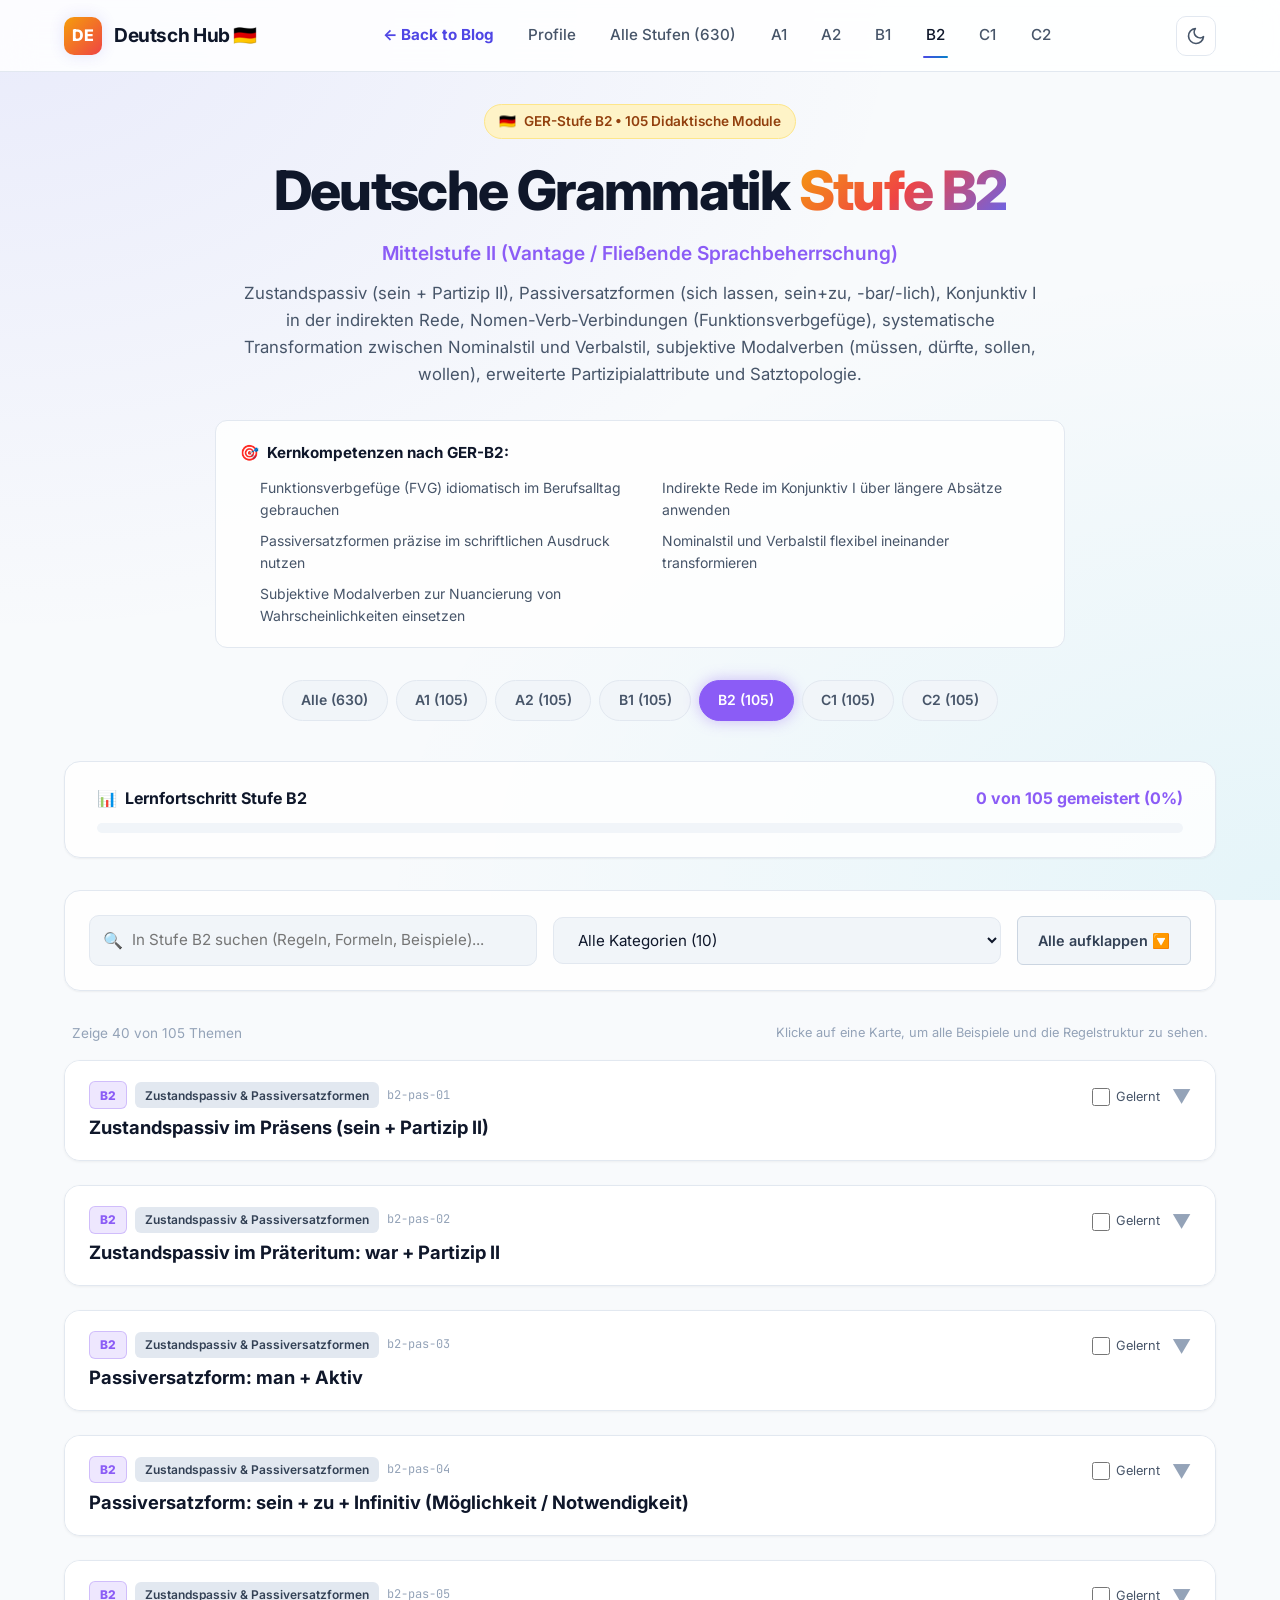
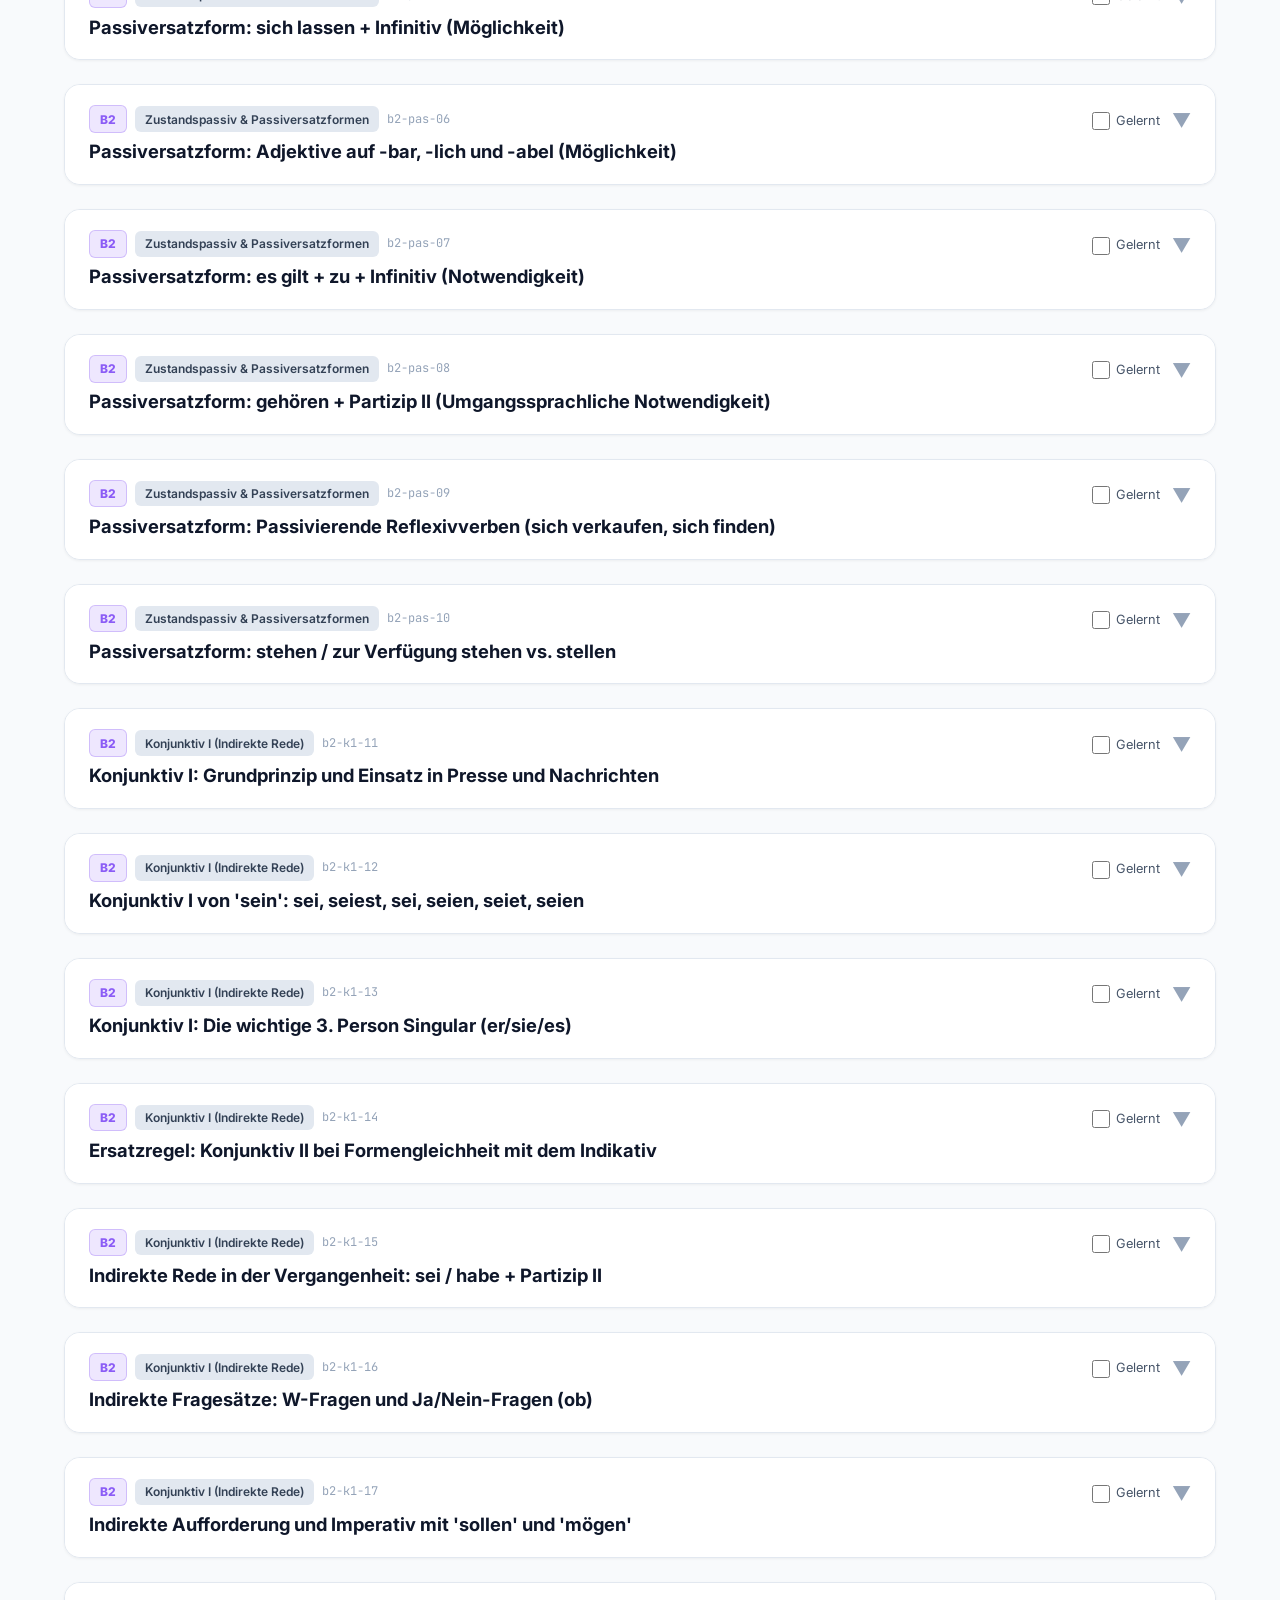
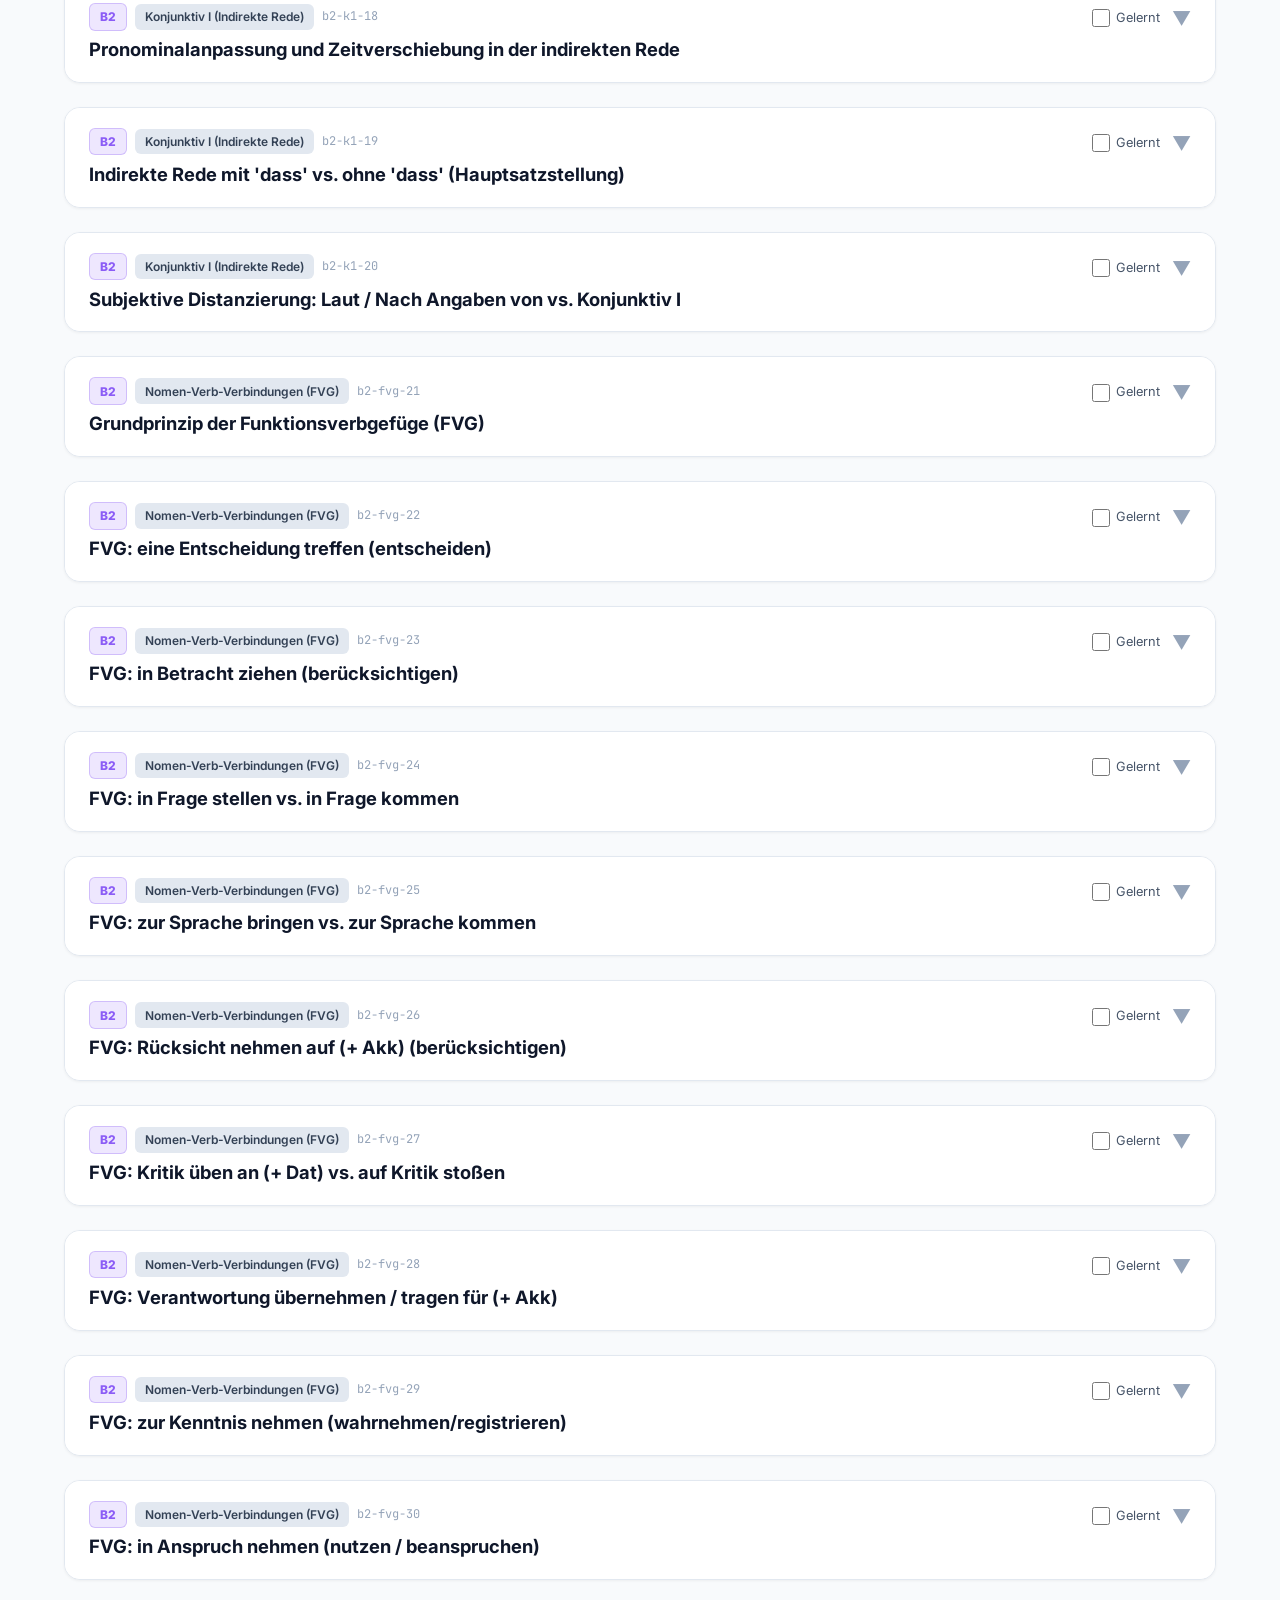
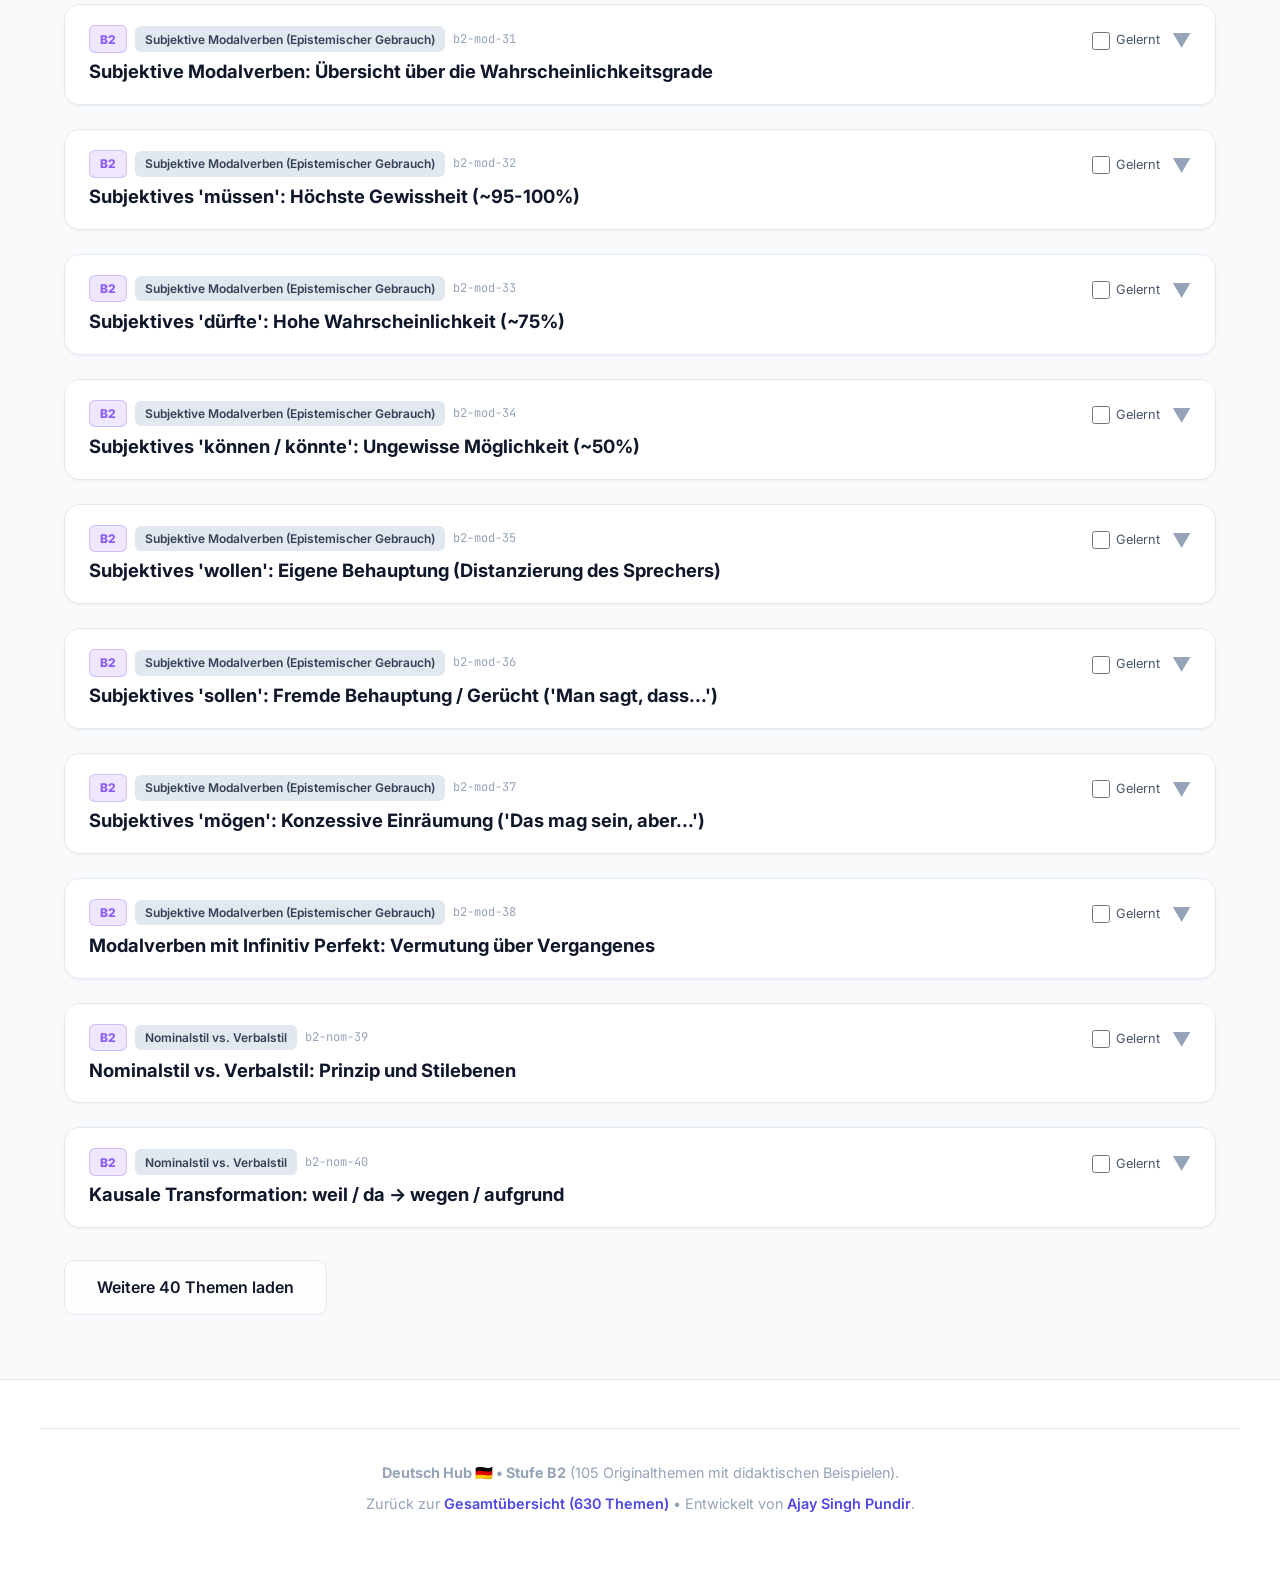
<file: deutsche/b2.html>
<!DOCTYPE html>
<html lang="de" data-theme="dark">
<head>
  <meta charset="UTF-8">
  <meta name="viewport" content="width=device-width, initial-scale=1.0">
  <title>B2 Deutsche Grammatik (105 Themen) | Deutsch Hub | Ajay Singh Pundir</title>
  <meta name="description" content="Zustandspassiv (sein + Partizip II), Passiversatzformen (sich lassen, sein+zu, -bar/-lich), Konjunktiv I in der indirekten Rede, Nomen-Verb-Verbindungen (Funktionsverbgefüge), systematische Transformation zwischen Nominalstil und Verbalstil, subjektive Modalverben (müssen, dürfte, sollen, wollen), erweiterte Partizipialattribute und Satztopologie.">
  <meta name="author" content="Ajay Singh Pundir">

  <!-- Canonical & Search Optimization -->
  <link rel="canonical" href="https://ajaypundir04.github.io/aj-profile/deutsche/b2.html">
  <meta name="robots" content="index, follow, max-snippet:-1, max-image-preview:large, max-video-preview:-1">
  <meta name="keywords" content="Deutsche Grammatik B2, German B2 Grammar, CEFR B2, Deutsch lernen B2, Deutsche Grammatikübungen, Beispielsätze B2, Ajay Singh Pundir">

  <!-- Open Graph -->
  <meta property="og:type" content="article">
  <meta property="og:site_name" content="Deutsche Grammatik Hub - Ajay Singh Pundir">
  <meta property="og:locale" content="de_DE">
  <meta property="og:url" content="https://ajaypundir04.github.io/aj-profile/deutsche/b2.html">
  <meta property="og:title" content="B2 Deutsche Grammatik (105 Themen) - 105 Themen | Ajay Singh Pundir">
  <meta property="og:description" content="Zustandspassiv (sein + Partizip II), Passiversatzformen (sich lassen, sein+zu, -bar/-lich), Konjunktiv I in der indirekten Rede, Nomen-Verb-Verbindungen (Funktionsverbgefüge), systematische Transformation zwischen Nominalstil und Verbalstil, subjektive Modalverben (müssen, dürfte, sollen, wollen), erweiterte Partizipialattribute und Satztopologie.">
  <meta property="og:image" content="https://ajaypundir04.github.io/aj-profile/profile.jpeg?v=3">

  <!-- Twitter Card -->
  <meta name="twitter:card" content="summary_large_image">
  <meta name="twitter:title" content="B2 Deutsche Grammatik (105 Themen) | Ajay Singh Pundir">
  <meta name="twitter:description" content="Zustandspassiv (sein + Partizip II), Passiversatzformen (sich lassen, sein+zu, -bar/-lich), Konjunktiv I in der indirekten Rede, Nomen-Verb-Verbindungen (Funktionsverbgefüge), systematische Transformation zwischen Nominalstil und Verbalstil, subjektive Modalverben (müssen, dürfte, sollen, wollen), erweiterte Partizipialattribute und Satztopologie.">
  <meta name="twitter:image" content="https://ajaypundir04.github.io/aj-profile/profile.jpeg?v=3">

  <!-- Structured Data: Course & LearningResource -->
  <script type="application/ld+json">
  {
    "@context": "https://schema.org",
    "@type": "Course",
    "name": "B2 Deutsche Grammatik (105 Themen)",
    "description": "Zustandspassiv (sein + Partizip II), Passiversatzformen (sich lassen, sein+zu, -bar/-lich), Konjunktiv I in der indirekten Rede, Nomen-Verb-Verbindungen (Funktionsverbgefüge), systematische Transformation zwischen Nominalstil und Verbalstil, subjektive Modalverben (müssen, dürfte, sollen, wollen), erweiterte Partizipialattribute und Satztopologie.",
    "url": "https://ajaypundir04.github.io/aj-profile/deutsche/b2.html",
    "inLanguage": "de",
    "educationalLevel": "B2",
    "provider": {
      "@type": "Person",
      "name": "Ajay Singh Pundir",
      "url": "https://ajaypundir04.github.io/aj-profile/"
    },
    "isPartOf": {
      "@type": "Course",
      "name": "Deutsche Grammatik Hub (A1–C2)",
      "url": "https://ajaypundir04.github.io/aj-profile/deutsche/index.html"
    },
    "teaches": ["Funktionsverbgefüge (FVG) idiomatisch im Berufsalltag gebrauchen", "Indirekte Rede im Konjunktiv I über längere Absätze anwenden", "Passiversatzformen präzise im schriftlichen Ausdruck nutzen", "Nominalstil und Verbalstil flexibel ineinander transformieren", "Subjektive Modalverben zur Nuancierung von Wahrscheinlichkeiten einsetzen"]
  }
  </script>

  <!-- Favicon -->
  <link rel="icon" type="image/svg+xml" href="data:image/svg+xml,<svg xmlns='http://www.w3.org/2000/svg' viewBox='0 0 100 100'><text y='.9em' font-size='90'>🇩🇪</text></svg>">

  <!-- Fonts -->
  <link rel="preconnect" href="https://fonts.googleapis.com">
  <link rel="preconnect" href="https://fonts.gstatic.com" crossorigin>
  <link href="https://fonts.googleapis.com/css2?family=Inter:wght@400;500;600;700;800;900&family=JetBrains+Mono:wght@400;500;700&display=swap" rel="stylesheet">

  <!-- CSS -->
  <link rel="stylesheet" href="../assets/css/style.css">
  <link rel="stylesheet" href="css/german.css">
</head>
<body>

  <!-- Navigation -->
  <header class="site-header">
    <div class="container nav-wrapper">
      <a href="../index.html" class="logo" title="Zurück zu Ajays Profil">
        <span class="logo-badge" style="background: linear-gradient(135deg, #f59e0b 0%, #ef4444 100%);">DE</span>
        <span>Deutsch Hub 🇩🇪</span>
      </a>

      <nav class="nav-links" id="nav-links">
        <a href="../blog/index.html" class="nav-link" style="color: var(--accent-primary); font-weight: 700;">← Back to Blog</a>
        <a href="../index.html" class="nav-link">Profile</a>
        <a href="index.html" class="nav-link">Alle Stufen (630)</a>
        <a href="a1.html" class="nav-link">A1</a>
        <a href="a2.html" class="nav-link">A2</a>
        <a href="b1.html" class="nav-link">B1</a>
        <a href="b2.html" class="nav-link active">B2</a>
        <a href="c1.html" class="nav-link">C1</a>
        <a href="c2.html" class="nav-link">C2</a>
      </nav>

      <div class="nav-actions">
        <button class="theme-toggle-btn" id="theme-toggle" aria-label="Theme umschalten">
          <svg width="20" height="20" viewBox="0 0 24 24" fill="none" stroke="currentColor" stroke-width="2"><circle cx="12" cy="12" r="5"></circle><line x1="12" y1="1" x2="12" y2="3"></line><line x1="12" y1="21" x2="12" y2="23"></line><line x1="4.22" y1="4.22" x2="5.64" y2="5.64"></line><line x1="18.36" y1="18.36" x2="19.78" y2="19.78"></line><line x1="1" y1="12" x2="3" y2="12"></line><line x1="21" y1="12" x2="23" y2="12"></line><line x1="4.22" y1="19.78" x2="5.64" y2="18.36"></line><line x1="18.36" y1="5.64" x2="19.78" y2="4.22"></line></svg>
        </button>
        <button class="mobile-menu-btn" id="mobile-menu-btn" aria-label="Menü öffnen">
          <svg width="24" height="24" viewBox="0 0 24 24" fill="none" stroke="currentColor" stroke-width="2"><line x1="3" y1="12" x2="21" y2="12"></line><line x1="3" y1="6" x2="21" y2="6"></line><line x1="3" y1="18" x2="21" y2="18"></line></svg>
        </button>
      </div>
    </div>
  </header>

  <!-- Level Hero Section -->
  <main class="container" style="padding-top: 2rem; padding-bottom: 4rem;">
    <section style="text-align: center; margin-bottom: 2.5rem;">
      <div class="de-flag-ribbon">
        <span>🇩🇪</span> GER-Stufe B2 &bull; 105 Didaktische Module
      </div>
      <h1 class="german-hero-title">
        Deutsche Grammatik <span>Stufe B2</span>
      </h1>
      <p style="font-size: 1.2rem; font-weight: 600; color: var(--level-b2); margin-bottom: 0.75rem;">
        Mittelstufe II (Vantage / Fließende Sprachbeherrschung)
      </p>
      <p style="font-size: 1.05rem; color: var(--text-secondary); max-width: 800px; margin: 0 auto 2rem; line-height: 1.6;">
        Zustandspassiv (sein + Partizip II), Passiversatzformen (sich lassen, sein+zu, -bar/-lich), Konjunktiv I in der indirekten Rede, Nomen-Verb-Verbindungen (Funktionsverbgefüge), systematische Transformation zwischen Nominalstil und Verbalstil, subjektive Modalverben (müssen, dürfte, sollen, wollen), erweiterte Partizipialattribute und Satztopologie.
      </p>

      <!-- Competencies Pill Box -->
      <div style="background: var(--bg-card); border: 1px solid var(--border-color); border-radius: 12px; padding: 1.25rem 1.5rem; max-width: 850px; margin: 0 auto 2rem; text-align: left;">
        <h4 style="font-size: 0.95rem; font-weight: 700; color: var(--text-primary); margin-bottom: 0.75rem; display: flex; align-items: center; gap: 0.5rem;">
          <span>🎯</span> Kernkompetenzen nach GER-B2:
        </h4>
        <ul style="display: grid; grid-template-columns: repeat(auto-fit, minmax(260px, 1fr)); gap: 0.5rem 1.5rem; font-size: 0.875rem; color: var(--text-secondary); padding-left: 1.25rem; margin: 0;">
          <li>Funktionsverbgefüge (FVG) idiomatisch im Berufsalltag gebrauchen</li>
<li>Indirekte Rede im Konjunktiv I über längere Absätze anwenden</li>
<li>Passiversatzformen präzise im schriftlichen Ausdruck nutzen</li>
<li>Nominalstil und Verbalstil flexibel ineinander transformieren</li>
<li>Subjektive Modalverben zur Nuancierung von Wahrscheinlichkeiten einsetzen</li>
        </ul>
      </div>

      <!-- Quick Level Switcher -->
      <div style="display: flex; justify-content: center; flex-wrap: wrap; gap: 0.5rem;">
        <a href="index.html" class="level-pill">Alle (630)</a>
        <a href="a1.html" class="level-pill a1">A1 (105)</a>
        <a href="a2.html" class="level-pill a2">A2 (105)</a>
        <a href="b1.html" class="level-pill b1">B1 (105)</a>
        <a href="b2.html" class="level-pill b2 active">B2 (105)</a>
        <a href="c1.html" class="level-pill c1">C1 (105)</a>
        <a href="c2.html" class="level-pill c2">C2 (105)</a>
      </div>
    </section>

    <!-- Progress Dashboard -->
    <div style="background: var(--bg-card); border: 1px solid var(--border-color); border-radius: 16px; padding: 1.5rem 2rem; margin-bottom: 2rem; box-shadow: var(--shadow-sm);">
      <div style="display: flex; justify-content: space-between; align-items: center; flex-wrap: wrap; gap: 1rem; margin-bottom: 0.75rem;">
        <div style="font-weight: 700; display: flex; align-items: center; gap: 0.5rem;">
          <span>📊</span>
          <span>Lernfortschritt Stufe B2</span>
        </div>
        <div id="progress-stats-text" style="font-weight: 700; color: var(--level-b2);">
          0 von 105 gemeistert (0%)
        </div>
      </div>
      <div style="width: 100%; height: 10px; background: var(--bg-input); border-radius: 9999px; overflow: hidden;">
        <div id="progress-bar-fill" style="height: 100%; width: 0%; background: var(--level-b2); transition: width 0.3s ease;"></div>
      </div>
    </div>

    <!-- Filter & Control Toolbar -->
    <div class="german-controls">
      <div class="filter-row">
        <div class="search-input-wrapper">
          <span class="search-icon">🔍</span>
          <input type="text" id="grammar-search" placeholder="In Stufe B2 suchen (Regeln, Formeln, Beispiele)..." autocomplete="off">
        </div>
        <select class="category-select" id="category-filter">
          <option value="ALL">Alle Kategorien</option>
        </select>
        <button id="toggle-all-btn" class="copy-btn" style="padding: 0.75rem 1.25rem; font-size: 0.9rem; font-weight: 600;">
          Alle aufklappen 🔽
        </button>
      </div>
    </div>

    <!-- Results Header -->
    <div class="results-info">
      <span id="results-count">Lade B2-Themen...</span>
      <span style="font-size: 0.8rem; color: var(--text-muted);">Klicke auf eine Karte, um alle Beispiele und die Regelstruktur zu sehen.</span>
    </div>

    <!-- Cards Container -->
    <div id="grammar-cards-container">
      <!-- Loaded dynamically via german.js -->
    </div>

    <!-- Load More Button -->
    <div style="text-align: center; margin-top: 2rem;">
      <button id="load-more-btn" class="btn btn-secondary" style="display: none; padding: 0.85rem 2rem; font-size: 1rem;">
        Weitere Themen laden ⏬
      </button>
    </div>
  </main>

  <!-- Footer -->
  <footer class="site-footer">
    <div class="container footer-content" style="text-align: center; padding: 2rem 0; border-top: 1px solid var(--border-color); color: var(--text-muted); font-size: 0.9rem;">
      <p style="margin-bottom: 0.5rem;">
        <strong>Deutsch Hub 🇩🇪 &bull; Stufe B2</strong> (105 Originalthemen mit didaktischen Beispielen).
      </p>
      <p>
        Zurück zur <a href="index.html" style="color: var(--accent-primary); font-weight: 600;">Gesamtübersicht (630 Themen)</a> &bull;
        Entwickelt von <a href="../index.html" style="color: var(--accent-primary); font-weight: 600;">Ajay Singh Pundir</a>.
      </p>
    </div>
  </footer>

  <!-- Data Scripts (All 6 CEFR Levels) -->
  <script src="data/a1.js"></script>
  <script src="data/a2.js"></script>
  <script src="data/b1.js"></script>
  <script src="data/b2.js"></script>
  <script src="data/c1.js"></script>
  <script src="data/c2.js"></script>

  <!-- Hub Controller -->
  <script>
    window.PAGE_LEVEL = 'B2';
  </script>
  <script src="js/german.js"></script>
  <script src="../assets/js/main.js"></script>

  <!-- Analytics -->
  <script data-goatcounter="https://ajaypundir04.goatcounter.com/count"
          async src="//gc.zgo.at/count.js"></script>
</body>
</html>
</file>
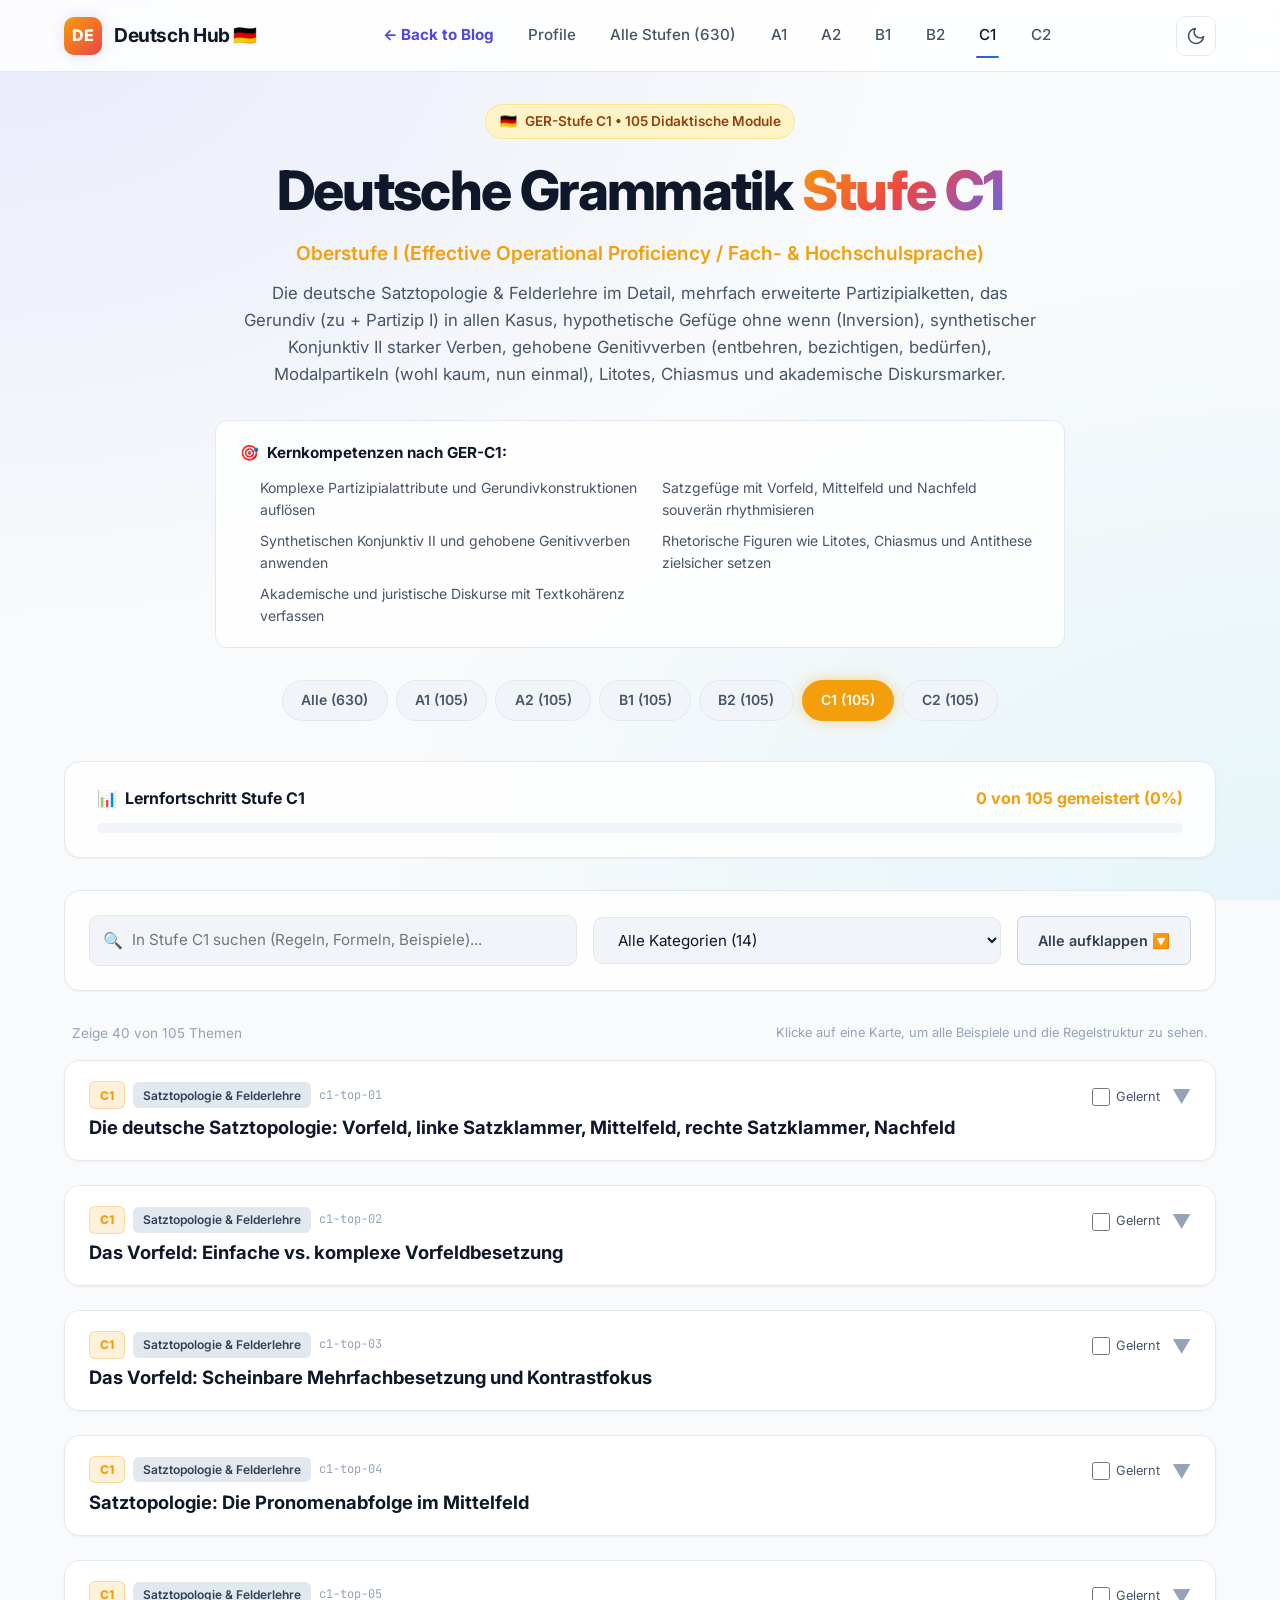
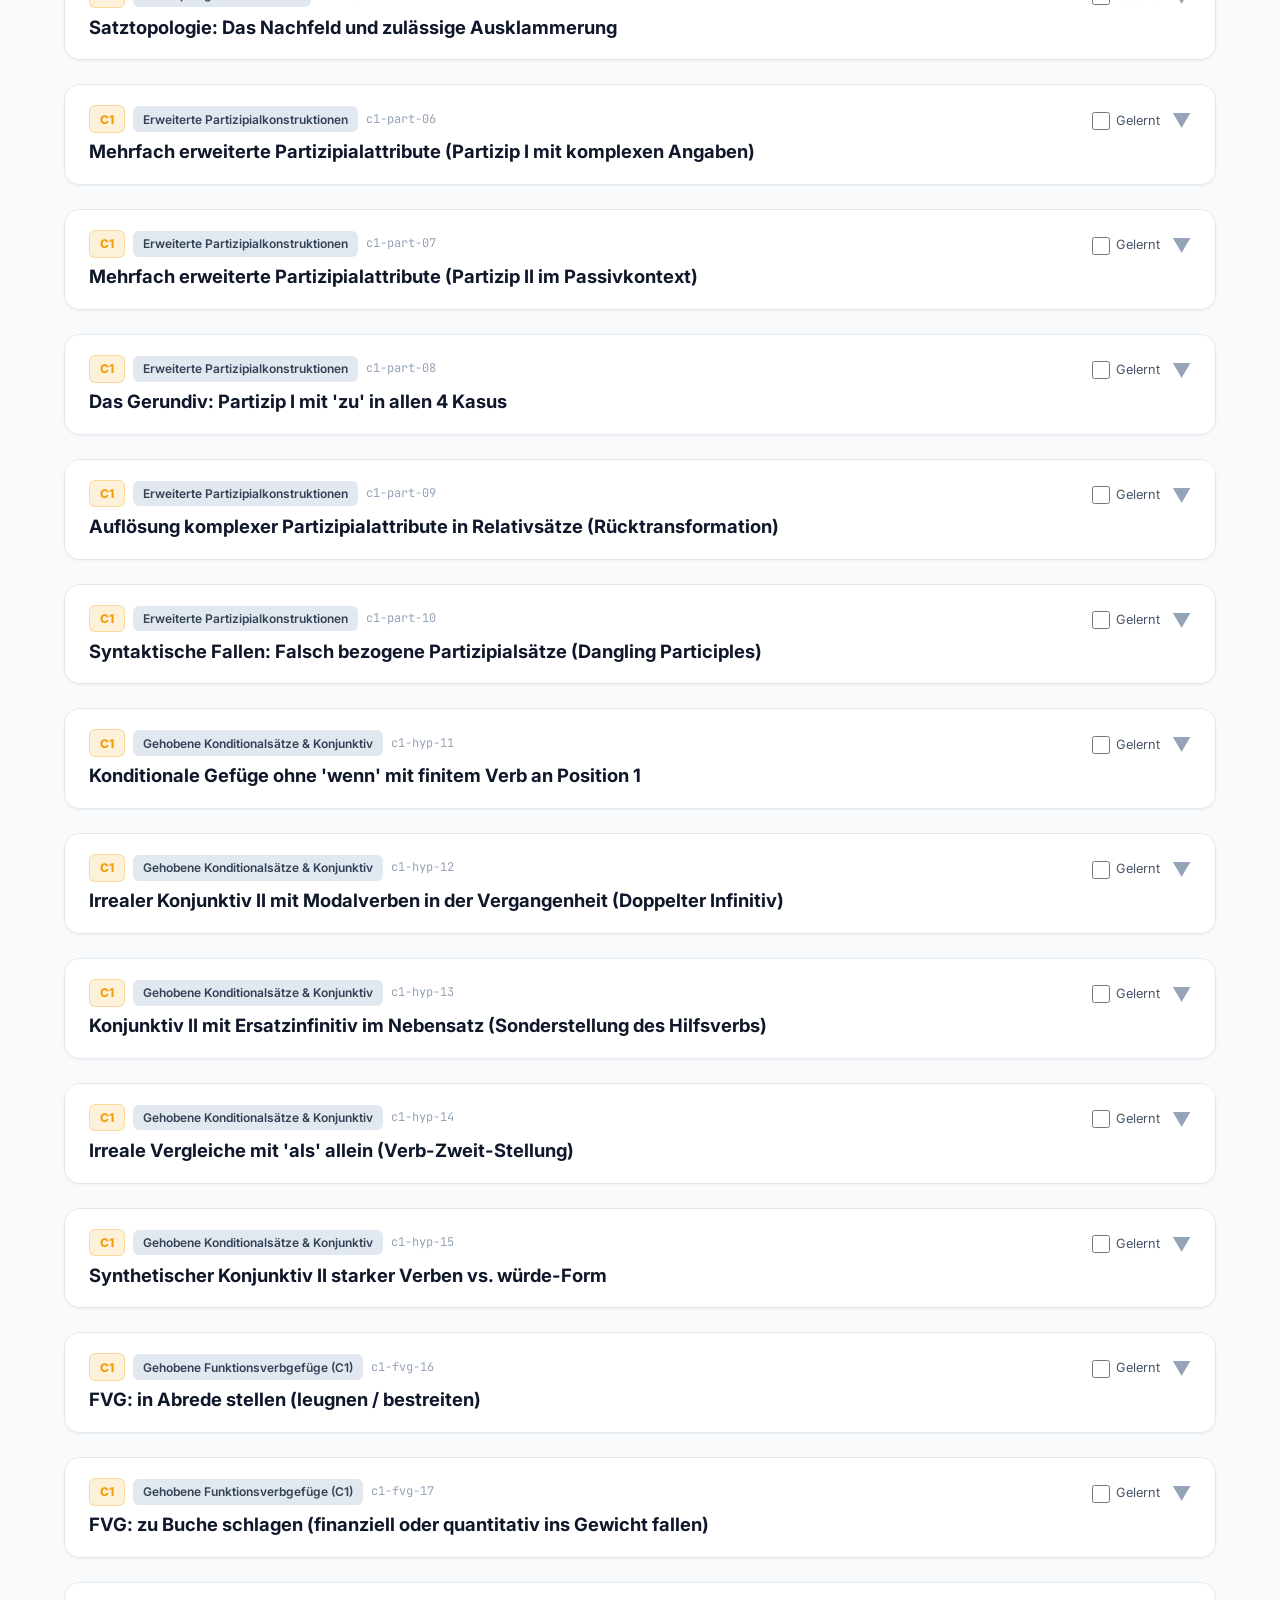
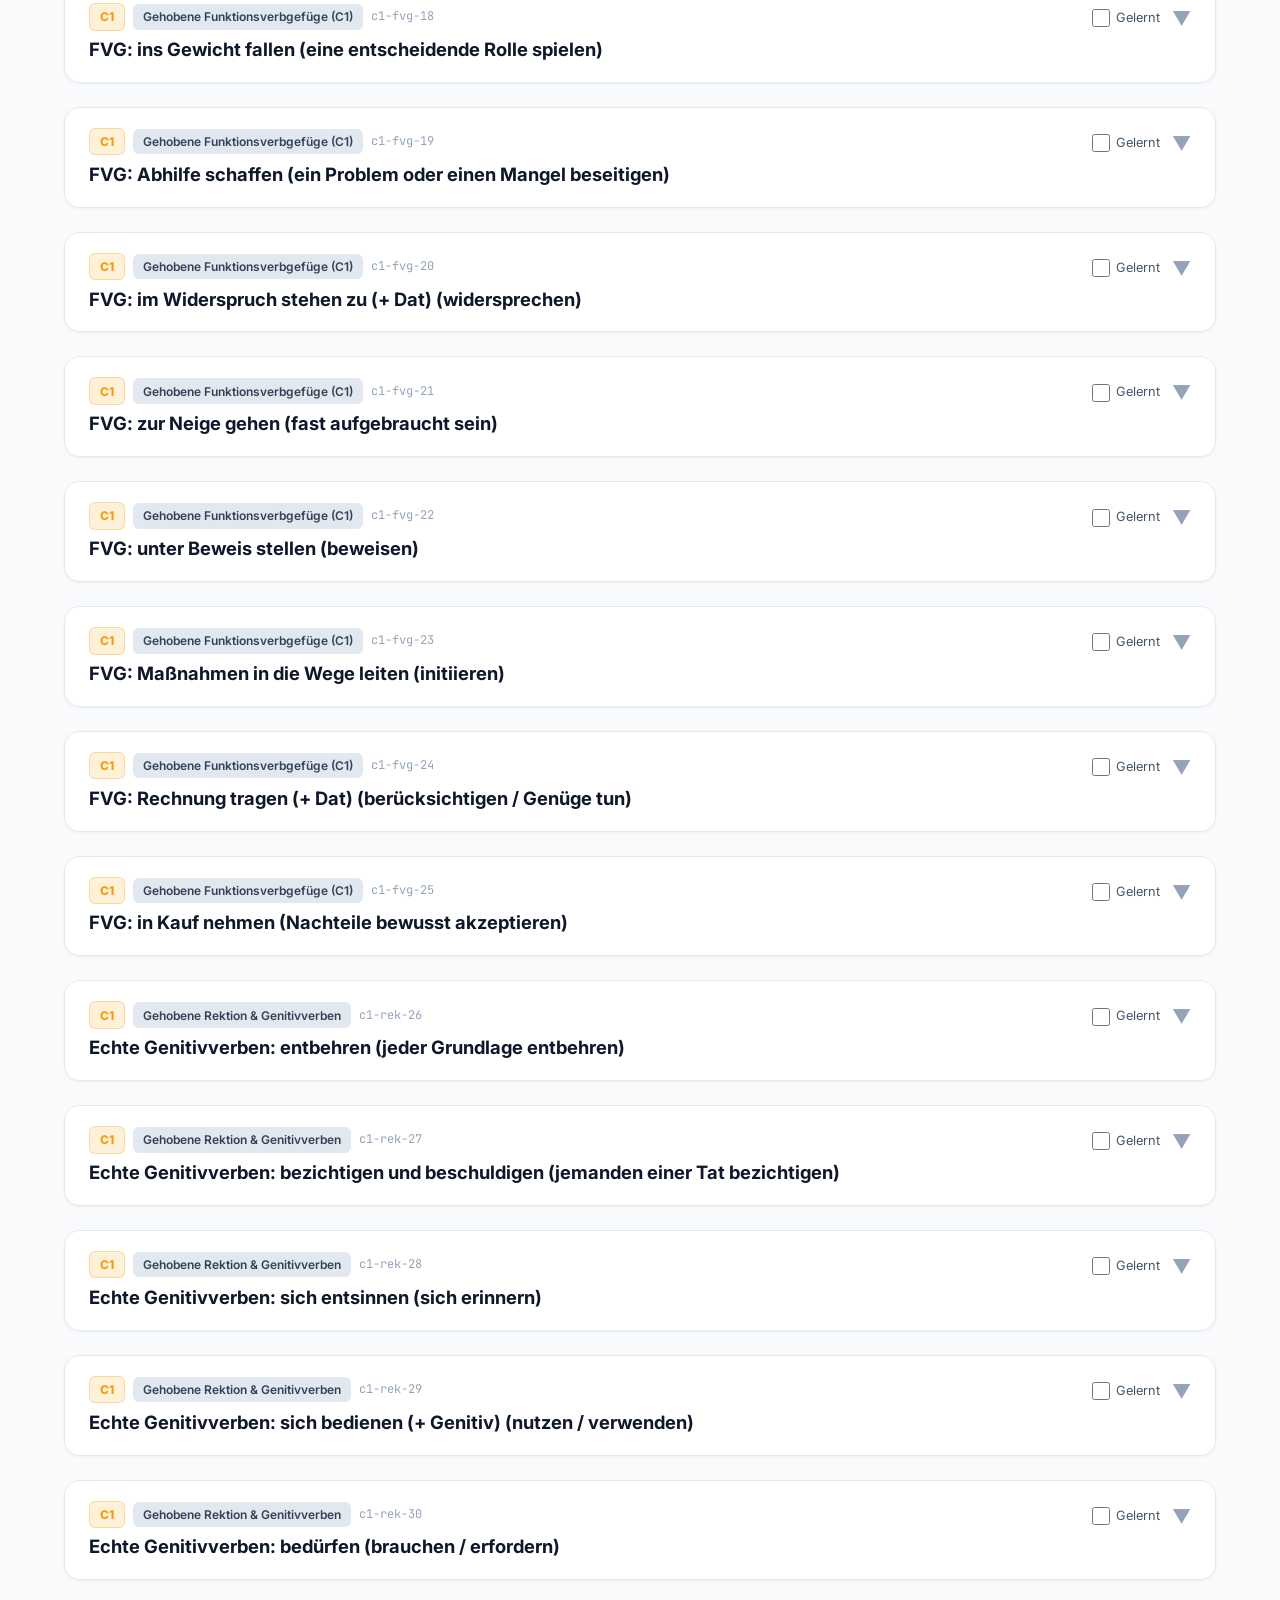
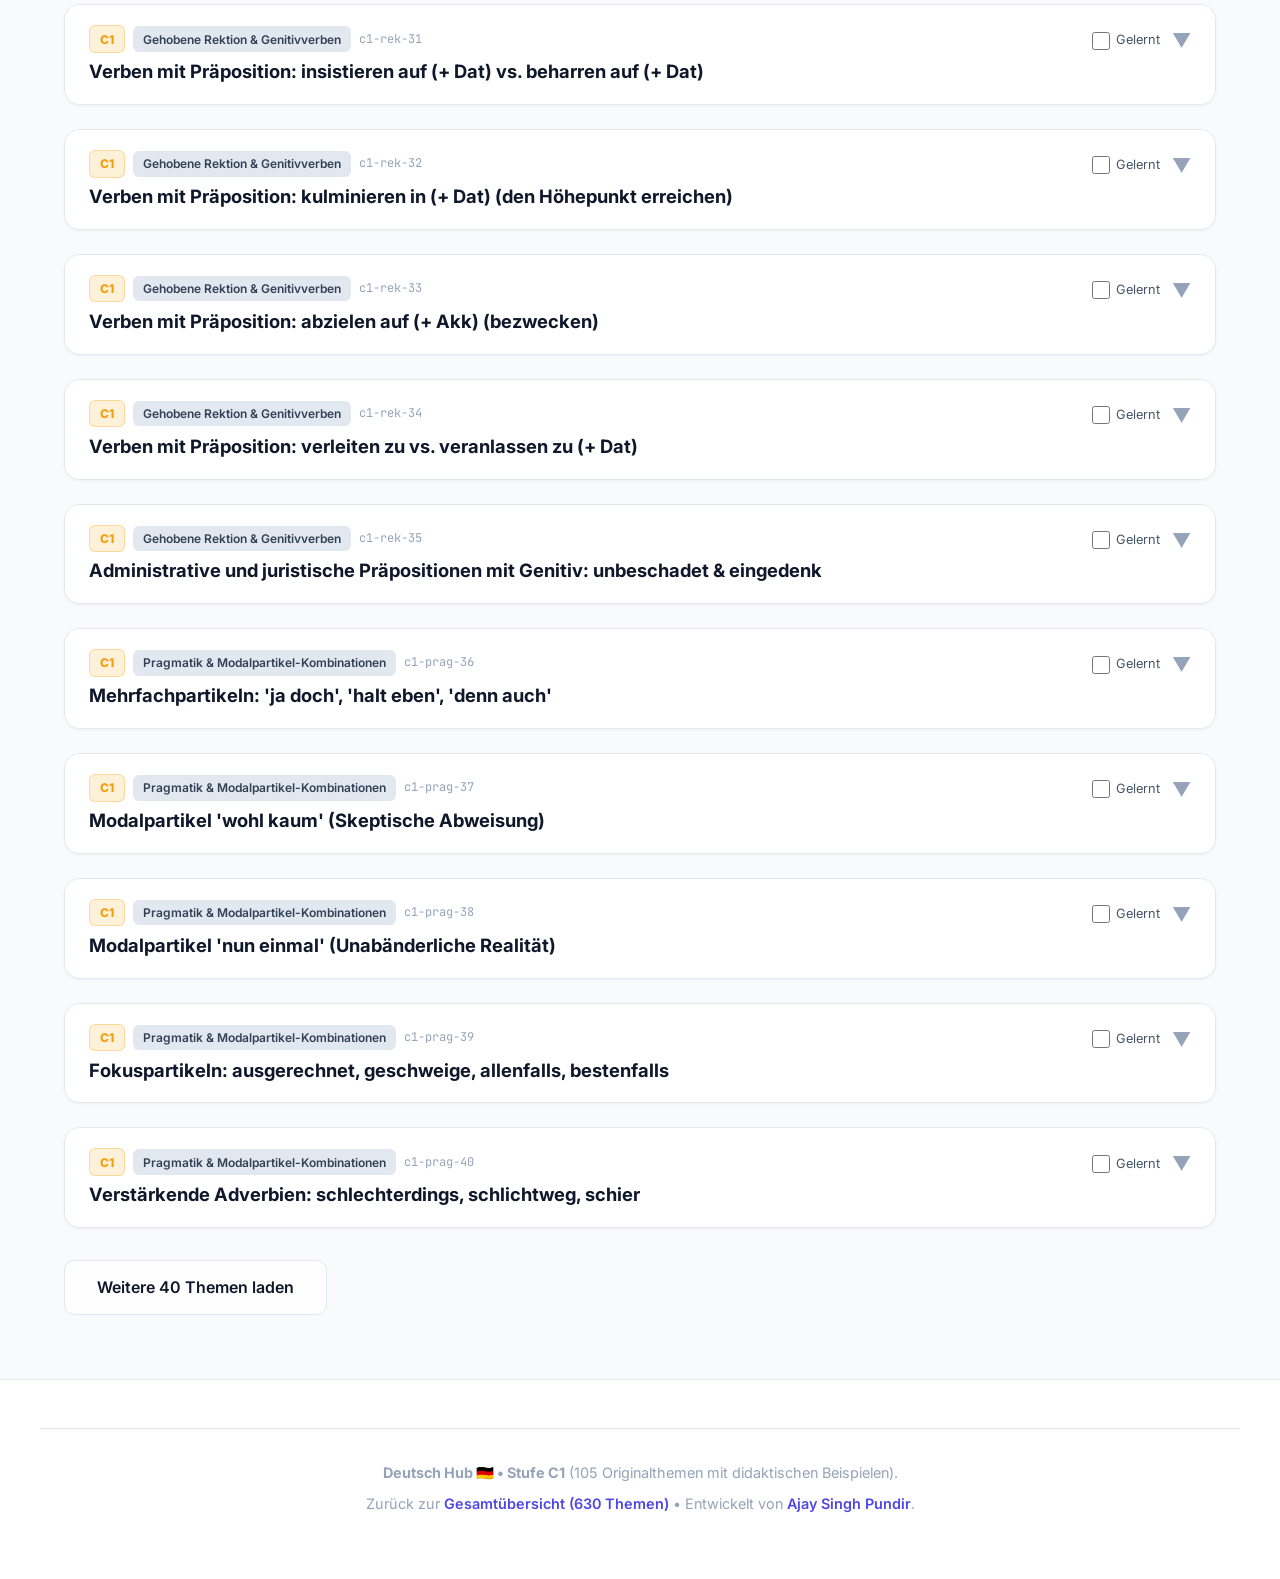
<file: deutsche/c1.html>
<!DOCTYPE html>
<html lang="de" data-theme="dark">
<head>
  <meta charset="UTF-8">
  <meta name="viewport" content="width=device-width, initial-scale=1.0">
  <title>C1 Deutsche Grammatik (105 Themen) | Deutsch Hub | Ajay Singh Pundir</title>
  <meta name="description" content="Die deutsche Satztopologie & Felderlehre im Detail, mehrfach erweiterte Partizipialketten, das Gerundiv (zu + Partizip I) in allen Kasus, hypothetische Gefüge ohne wenn (Inversion), synthetischer Konjunktiv II starker Verben, gehobene Genitivverben (entbehren, bezichtigen, bedürfen), Modalpartikeln (wohl kaum, nun einmal), Litotes, Chiasmus und akademische Diskursmarker.">
  <meta name="author" content="Ajay Singh Pundir">

  <!-- Canonical & Search Optimization -->
  <link rel="canonical" href="https://ajaypundir04.github.io/aj-profile/deutsche/c1.html">
  <meta name="robots" content="index, follow, max-snippet:-1, max-image-preview:large, max-video-preview:-1">
  <meta name="keywords" content="Deutsche Grammatik C1, German C1 Grammar, CEFR C1, Deutsch lernen C1, Deutsche Grammatikübungen, Beispielsätze C1, Ajay Singh Pundir">

  <!-- Open Graph -->
  <meta property="og:type" content="article">
  <meta property="og:site_name" content="Deutsche Grammatik Hub - Ajay Singh Pundir">
  <meta property="og:locale" content="de_DE">
  <meta property="og:url" content="https://ajaypundir04.github.io/aj-profile/deutsche/c1.html">
  <meta property="og:title" content="C1 Deutsche Grammatik (105 Themen) - 105 Themen | Ajay Singh Pundir">
  <meta property="og:description" content="Die deutsche Satztopologie & Felderlehre im Detail, mehrfach erweiterte Partizipialketten, das Gerundiv (zu + Partizip I) in allen Kasus, hypothetische Gefüge ohne wenn (Inversion), synthetischer Konjunktiv II starker Verben, gehobene Genitivverben (entbehren, bezichtigen, bedürfen), Modalpartikeln (wohl kaum, nun einmal), Litotes, Chiasmus und akademische Diskursmarker.">
  <meta property="og:image" content="https://ajaypundir04.github.io/aj-profile/profile.jpeg?v=3">

  <!-- Twitter Card -->
  <meta name="twitter:card" content="summary_large_image">
  <meta name="twitter:title" content="C1 Deutsche Grammatik (105 Themen) | Ajay Singh Pundir">
  <meta name="twitter:description" content="Die deutsche Satztopologie & Felderlehre im Detail, mehrfach erweiterte Partizipialketten, das Gerundiv (zu + Partizip I) in allen Kasus, hypothetische Gefüge ohne wenn (Inversion), synthetischer Konjunktiv II starker Verben, gehobene Genitivverben (entbehren, bezichtigen, bedürfen), Modalpartikeln (wohl kaum, nun einmal), Litotes, Chiasmus und akademische Diskursmarker.">
  <meta name="twitter:image" content="https://ajaypundir04.github.io/aj-profile/profile.jpeg?v=3">

  <!-- Structured Data: Course & LearningResource -->
  <script type="application/ld+json">
  {
    "@context": "https://schema.org",
    "@type": "Course",
    "name": "C1 Deutsche Grammatik (105 Themen)",
    "description": "Die deutsche Satztopologie & Felderlehre im Detail, mehrfach erweiterte Partizipialketten, das Gerundiv (zu + Partizip I) in allen Kasus, hypothetische Gefüge ohne wenn (Inversion), synthetischer Konjunktiv II starker Verben, gehobene Genitivverben (entbehren, bezichtigen, bedürfen), Modalpartikeln (wohl kaum, nun einmal), Litotes, Chiasmus und akademische Diskursmarker.",
    "url": "https://ajaypundir04.github.io/aj-profile/deutsche/c1.html",
    "inLanguage": "de",
    "educationalLevel": "C1",
    "provider": {
      "@type": "Person",
      "name": "Ajay Singh Pundir",
      "url": "https://ajaypundir04.github.io/aj-profile/"
    },
    "isPartOf": {
      "@type": "Course",
      "name": "Deutsche Grammatik Hub (A1–C2)",
      "url": "https://ajaypundir04.github.io/aj-profile/deutsche/index.html"
    },
    "teaches": ["Komplexe Partizipialattribute und Gerundivkonstruktionen auflösen", "Satzgefüge mit Vorfeld, Mittelfeld und Nachfeld souverän rhythmisieren", "Synthetischen Konjunktiv II und gehobene Genitivverben anwenden", "Rhetorische Figuren wie Litotes, Chiasmus und Antithese zielsicher setzen", "Akademische und juristische Diskurse mit Textkohärenz verfassen"]
  }
  </script>

  <!-- Favicon -->
  <link rel="icon" type="image/svg+xml" href="data:image/svg+xml,<svg xmlns='http://www.w3.org/2000/svg' viewBox='0 0 100 100'><text y='.9em' font-size='90'>🇩🇪</text></svg>">

  <!-- Fonts -->
  <link rel="preconnect" href="https://fonts.googleapis.com">
  <link rel="preconnect" href="https://fonts.gstatic.com" crossorigin>
  <link href="https://fonts.googleapis.com/css2?family=Inter:wght@400;500;600;700;800;900&family=JetBrains+Mono:wght@400;500;700&display=swap" rel="stylesheet">

  <!-- CSS -->
  <link rel="stylesheet" href="../assets/css/style.css">
  <link rel="stylesheet" href="css/german.css">
</head>
<body>

  <!-- Navigation -->
  <header class="site-header">
    <div class="container nav-wrapper">
      <a href="../index.html" class="logo" title="Zurück zu Ajays Profil">
        <span class="logo-badge" style="background: linear-gradient(135deg, #f59e0b 0%, #ef4444 100%);">DE</span>
        <span>Deutsch Hub 🇩🇪</span>
      </a>

      <nav class="nav-links" id="nav-links">
        <a href="../blog/index.html" class="nav-link" style="color: var(--accent-primary); font-weight: 700;">← Back to Blog</a>
        <a href="../index.html" class="nav-link">Profile</a>
        <a href="index.html" class="nav-link">Alle Stufen (630)</a>
        <a href="a1.html" class="nav-link">A1</a>
        <a href="a2.html" class="nav-link">A2</a>
        <a href="b1.html" class="nav-link">B1</a>
        <a href="b2.html" class="nav-link">B2</a>
        <a href="c1.html" class="nav-link active">C1</a>
        <a href="c2.html" class="nav-link">C2</a>
      </nav>

      <div class="nav-actions">
        <button class="theme-toggle-btn" id="theme-toggle" aria-label="Theme umschalten">
          <svg width="20" height="20" viewBox="0 0 24 24" fill="none" stroke="currentColor" stroke-width="2"><circle cx="12" cy="12" r="5"></circle><line x1="12" y1="1" x2="12" y2="3"></line><line x1="12" y1="21" x2="12" y2="23"></line><line x1="4.22" y1="4.22" x2="5.64" y2="5.64"></line><line x1="18.36" y1="18.36" x2="19.78" y2="19.78"></line><line x1="1" y1="12" x2="3" y2="12"></line><line x1="21" y1="12" x2="23" y2="12"></line><line x1="4.22" y1="19.78" x2="5.64" y2="18.36"></line><line x1="18.36" y1="5.64" x2="19.78" y2="4.22"></line></svg>
        </button>
        <button class="mobile-menu-btn" id="mobile-menu-btn" aria-label="Menü öffnen">
          <svg width="24" height="24" viewBox="0 0 24 24" fill="none" stroke="currentColor" stroke-width="2"><line x1="3" y1="12" x2="21" y2="12"></line><line x1="3" y1="6" x2="21" y2="6"></line><line x1="3" y1="18" x2="21" y2="18"></line></svg>
        </button>
      </div>
    </div>
  </header>

  <!-- Level Hero Section -->
  <main class="container" style="padding-top: 2rem; padding-bottom: 4rem;">
    <section style="text-align: center; margin-bottom: 2.5rem;">
      <div class="de-flag-ribbon">
        <span>🇩🇪</span> GER-Stufe C1 &bull; 105 Didaktische Module
      </div>
      <h1 class="german-hero-title">
        Deutsche Grammatik <span>Stufe C1</span>
      </h1>
      <p style="font-size: 1.2rem; font-weight: 600; color: var(--level-c1); margin-bottom: 0.75rem;">
        Oberstufe I (Effective Operational Proficiency / Fach- & Hochschulsprache)
      </p>
      <p style="font-size: 1.05rem; color: var(--text-secondary); max-width: 800px; margin: 0 auto 2rem; line-height: 1.6;">
        Die deutsche Satztopologie & Felderlehre im Detail, mehrfach erweiterte Partizipialketten, das Gerundiv (zu + Partizip I) in allen Kasus, hypothetische Gefüge ohne wenn (Inversion), synthetischer Konjunktiv II starker Verben, gehobene Genitivverben (entbehren, bezichtigen, bedürfen), Modalpartikeln (wohl kaum, nun einmal), Litotes, Chiasmus und akademische Diskursmarker.
      </p>

      <!-- Competencies Pill Box -->
      <div style="background: var(--bg-card); border: 1px solid var(--border-color); border-radius: 12px; padding: 1.25rem 1.5rem; max-width: 850px; margin: 0 auto 2rem; text-align: left;">
        <h4 style="font-size: 0.95rem; font-weight: 700; color: var(--text-primary); margin-bottom: 0.75rem; display: flex; align-items: center; gap: 0.5rem;">
          <span>🎯</span> Kernkompetenzen nach GER-C1:
        </h4>
        <ul style="display: grid; grid-template-columns: repeat(auto-fit, minmax(260px, 1fr)); gap: 0.5rem 1.5rem; font-size: 0.875rem; color: var(--text-secondary); padding-left: 1.25rem; margin: 0;">
          <li>Komplexe Partizipialattribute und Gerundivkonstruktionen auflösen</li>
<li>Satzgefüge mit Vorfeld, Mittelfeld und Nachfeld souverän rhythmisieren</li>
<li>Synthetischen Konjunktiv II und gehobene Genitivverben anwenden</li>
<li>Rhetorische Figuren wie Litotes, Chiasmus und Antithese zielsicher setzen</li>
<li>Akademische und juristische Diskurse mit Textkohärenz verfassen</li>
        </ul>
      </div>

      <!-- Quick Level Switcher -->
      <div style="display: flex; justify-content: center; flex-wrap: wrap; gap: 0.5rem;">
        <a href="index.html" class="level-pill">Alle (630)</a>
        <a href="a1.html" class="level-pill a1">A1 (105)</a>
        <a href="a2.html" class="level-pill a2">A2 (105)</a>
        <a href="b1.html" class="level-pill b1">B1 (105)</a>
        <a href="b2.html" class="level-pill b2">B2 (105)</a>
        <a href="c1.html" class="level-pill c1 active">C1 (105)</a>
        <a href="c2.html" class="level-pill c2">C2 (105)</a>
      </div>
    </section>

    <!-- Progress Dashboard -->
    <div style="background: var(--bg-card); border: 1px solid var(--border-color); border-radius: 16px; padding: 1.5rem 2rem; margin-bottom: 2rem; box-shadow: var(--shadow-sm);">
      <div style="display: flex; justify-content: space-between; align-items: center; flex-wrap: wrap; gap: 1rem; margin-bottom: 0.75rem;">
        <div style="font-weight: 700; display: flex; align-items: center; gap: 0.5rem;">
          <span>📊</span>
          <span>Lernfortschritt Stufe C1</span>
        </div>
        <div id="progress-stats-text" style="font-weight: 700; color: var(--level-c1);">
          0 von 105 gemeistert (0%)
        </div>
      </div>
      <div style="width: 100%; height: 10px; background: var(--bg-input); border-radius: 9999px; overflow: hidden;">
        <div id="progress-bar-fill" style="height: 100%; width: 0%; background: var(--level-c1); transition: width 0.3s ease;"></div>
      </div>
    </div>

    <!-- Filter & Control Toolbar -->
    <div class="german-controls">
      <div class="filter-row">
        <div class="search-input-wrapper">
          <span class="search-icon">🔍</span>
          <input type="text" id="grammar-search" placeholder="In Stufe C1 suchen (Regeln, Formeln, Beispiele)..." autocomplete="off">
        </div>
        <select class="category-select" id="category-filter">
          <option value="ALL">Alle Kategorien</option>
        </select>
        <button id="toggle-all-btn" class="copy-btn" style="padding: 0.75rem 1.25rem; font-size: 0.9rem; font-weight: 600;">
          Alle aufklappen 🔽
        </button>
      </div>
    </div>

    <!-- Results Header -->
    <div class="results-info">
      <span id="results-count">Lade C1-Themen...</span>
      <span style="font-size: 0.8rem; color: var(--text-muted);">Klicke auf eine Karte, um alle Beispiele und die Regelstruktur zu sehen.</span>
    </div>

    <!-- Cards Container -->
    <div id="grammar-cards-container">
      <!-- Loaded dynamically via german.js -->
    </div>

    <!-- Load More Button -->
    <div style="text-align: center; margin-top: 2rem;">
      <button id="load-more-btn" class="btn btn-secondary" style="display: none; padding: 0.85rem 2rem; font-size: 1rem;">
        Weitere Themen laden ⏬
      </button>
    </div>
  </main>

  <!-- Footer -->
  <footer class="site-footer">
    <div class="container footer-content" style="text-align: center; padding: 2rem 0; border-top: 1px solid var(--border-color); color: var(--text-muted); font-size: 0.9rem;">
      <p style="margin-bottom: 0.5rem;">
        <strong>Deutsch Hub 🇩🇪 &bull; Stufe C1</strong> (105 Originalthemen mit didaktischen Beispielen).
      </p>
      <p>
        Zurück zur <a href="index.html" style="color: var(--accent-primary); font-weight: 600;">Gesamtübersicht (630 Themen)</a> &bull;
        Entwickelt von <a href="../index.html" style="color: var(--accent-primary); font-weight: 600;">Ajay Singh Pundir</a>.
      </p>
    </div>
  </footer>

  <!-- Data Scripts (All 6 CEFR Levels) -->
  <script src="data/a1.js"></script>
  <script src="data/a2.js"></script>
  <script src="data/b1.js"></script>
  <script src="data/b2.js"></script>
  <script src="data/c1.js"></script>
  <script src="data/c2.js"></script>

  <!-- Hub Controller -->
  <script>
    window.PAGE_LEVEL = 'C1';
  </script>
  <script src="js/german.js"></script>
  <script src="../assets/js/main.js"></script>

  <!-- Analytics -->
  <script data-goatcounter="https://ajaypundir04.goatcounter.com/count"
          async src="//gc.zgo.at/count.js"></script>
</body>
</html>
</file>
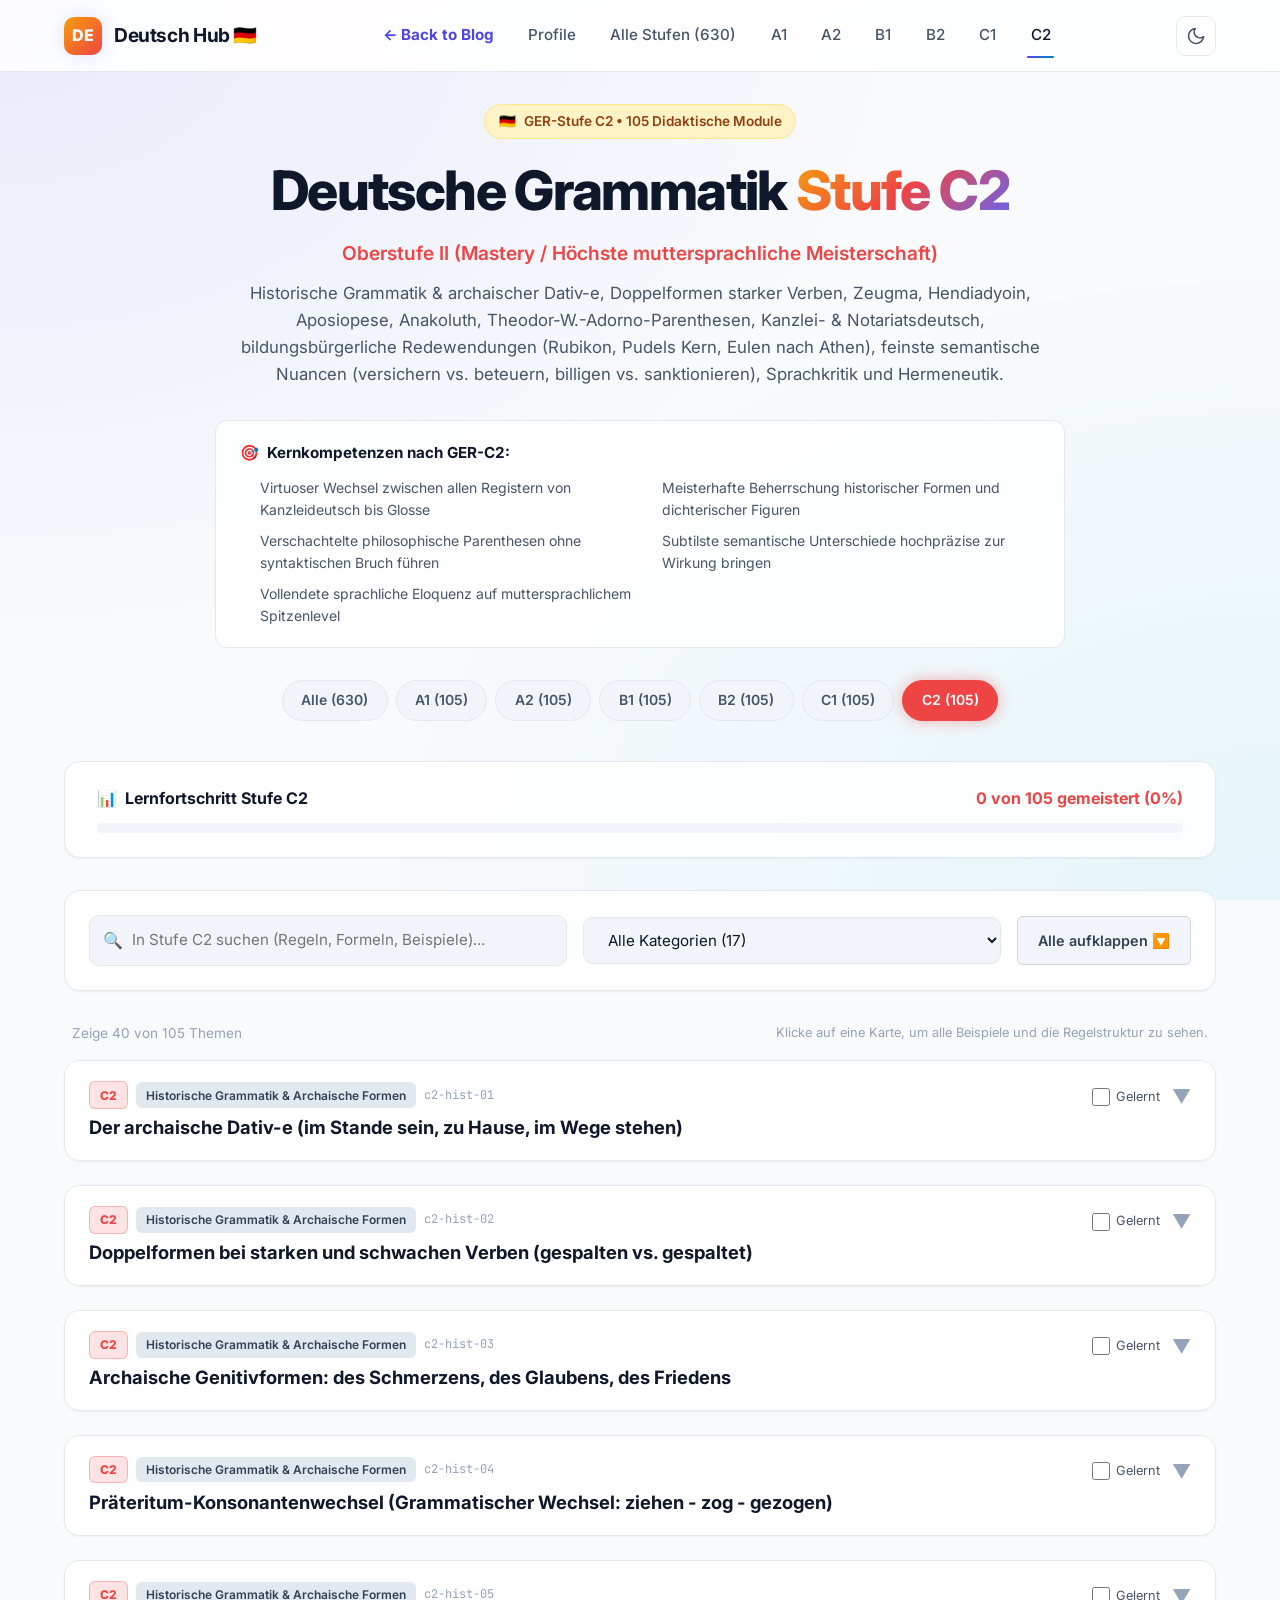
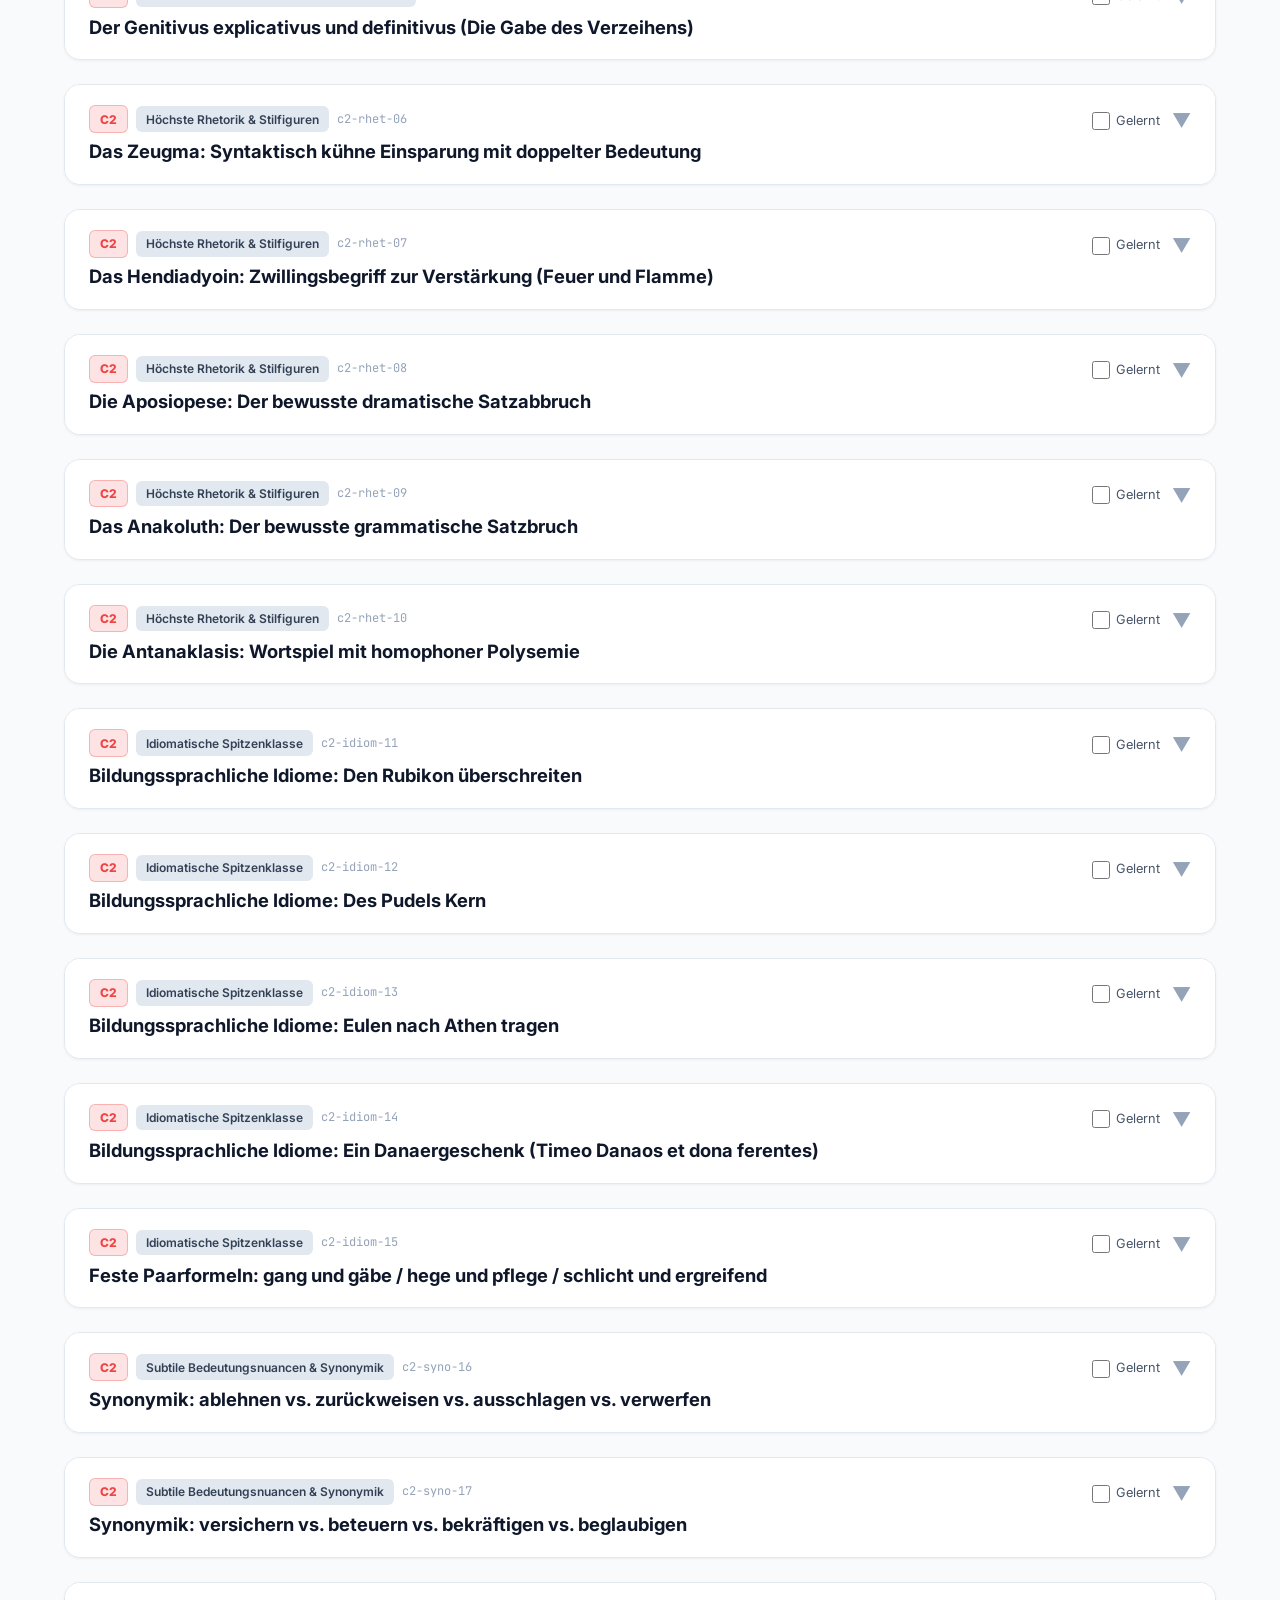
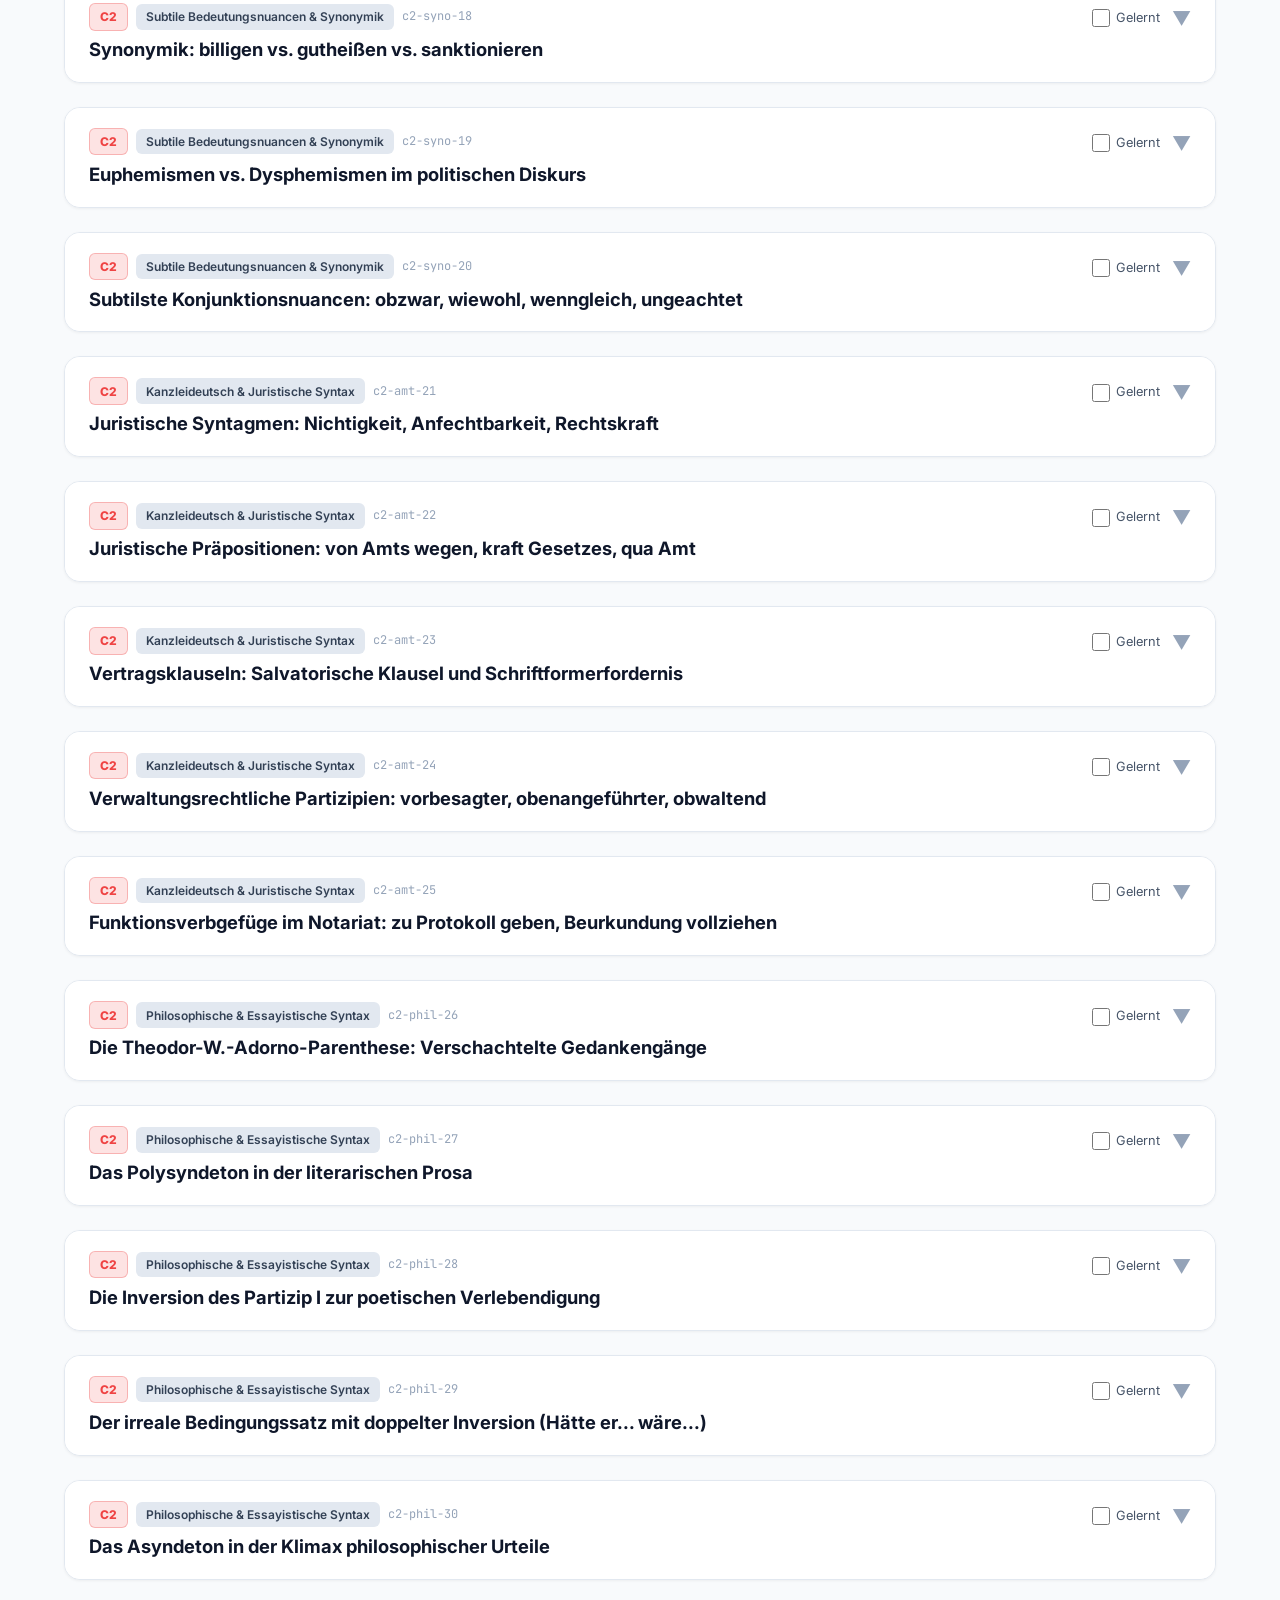
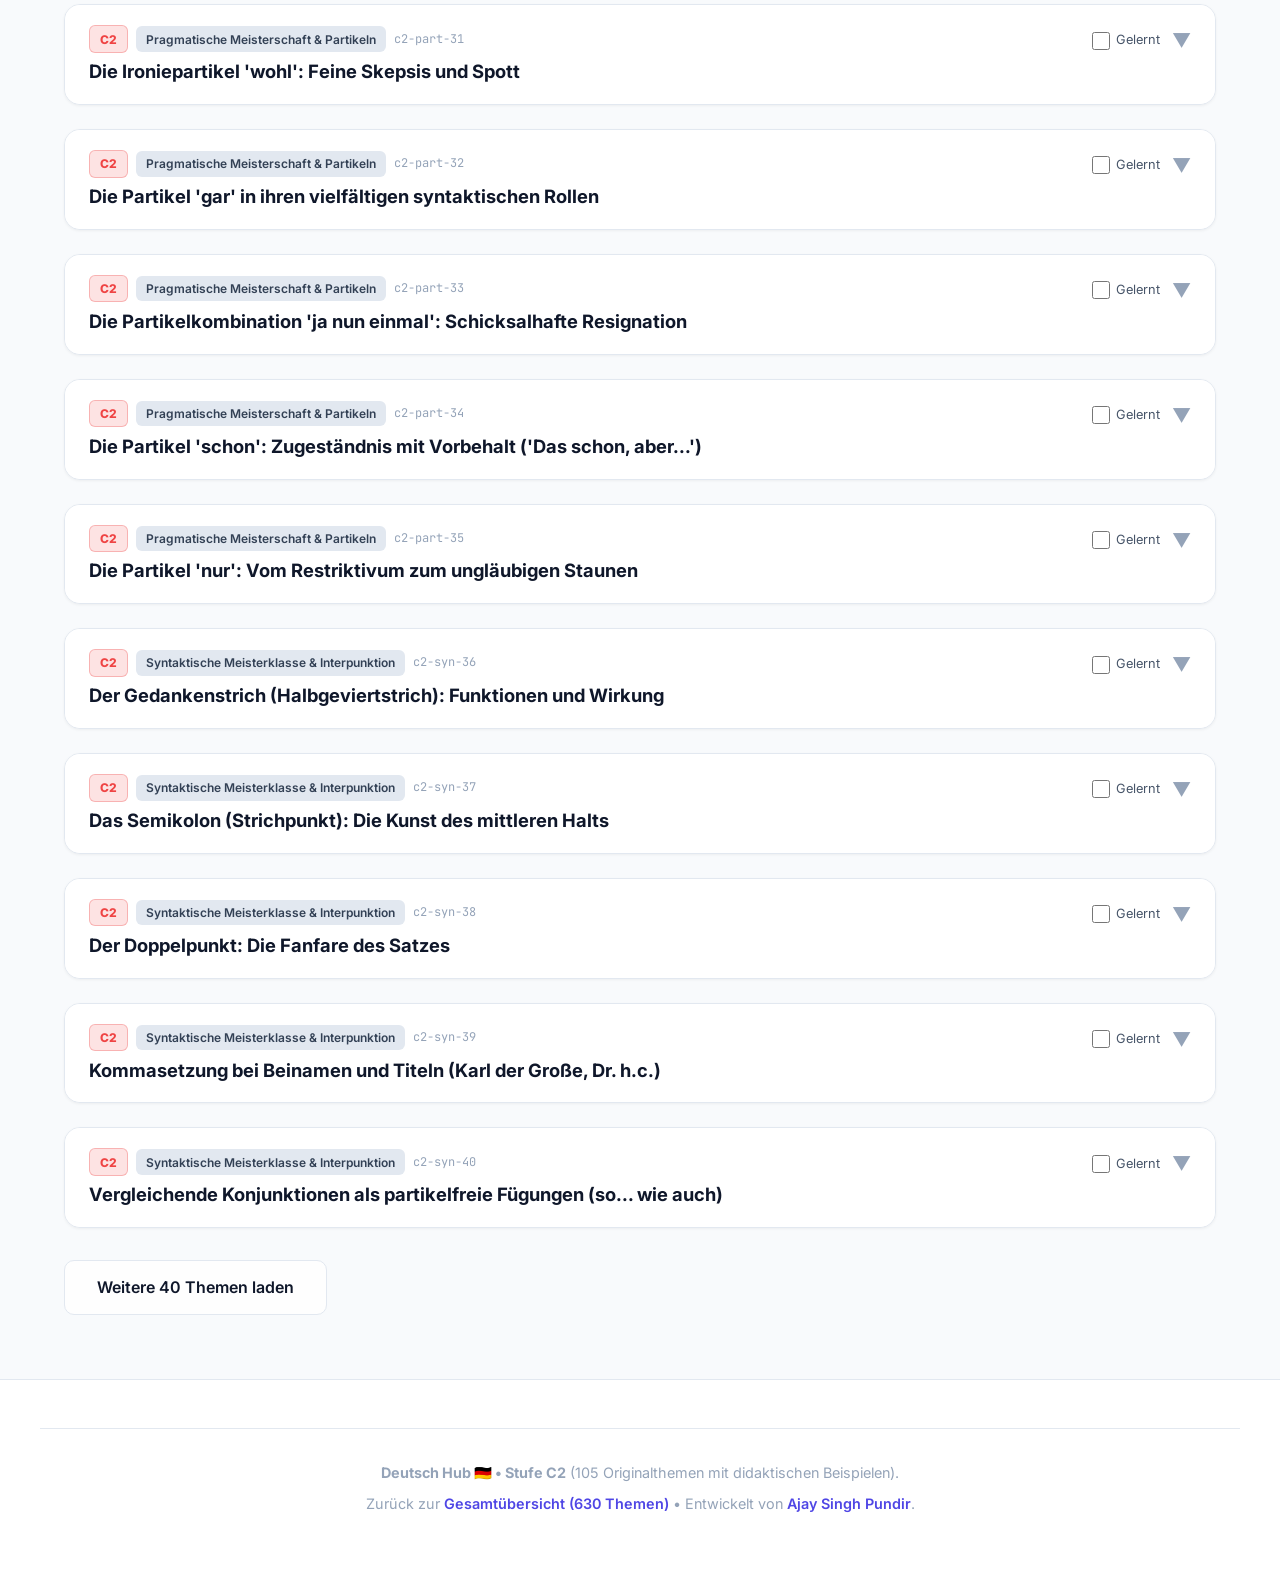
<file: deutsche/c2.html>
<!DOCTYPE html>
<html lang="de" data-theme="dark">
<head>
  <meta charset="UTF-8">
  <meta name="viewport" content="width=device-width, initial-scale=1.0">
  <title>C2 Deutsche Grammatik (105 Themen) | Deutsch Hub | Ajay Singh Pundir</title>
  <meta name="description" content="Historische Grammatik & archaischer Dativ-e, Doppelformen starker Verben, Zeugma, Hendiadyoin, Aposiopese, Anakoluth, Theodor-W.-Adorno-Parenthesen, Kanzlei- & Notariatsdeutsch, bildungsbürgerliche Redewendungen (Rubikon, Pudels Kern, Eulen nach Athen), feinste semantische Nuancen (versichern vs. beteuern, billigen vs. sanktionieren), Sprachkritik und Hermeneutik.">
  <meta name="author" content="Ajay Singh Pundir">

  <!-- Canonical & Search Optimization -->
  <link rel="canonical" href="https://ajaypundir04.github.io/aj-profile/deutsche/c2.html">
  <meta name="robots" content="index, follow, max-snippet:-1, max-image-preview:large, max-video-preview:-1">
  <meta name="keywords" content="Deutsche Grammatik C2, German C2 Grammar, CEFR C2, Deutsch lernen C2, Deutsche Grammatikübungen, Beispielsätze C2, Ajay Singh Pundir">

  <!-- Open Graph -->
  <meta property="og:type" content="article">
  <meta property="og:site_name" content="Deutsche Grammatik Hub - Ajay Singh Pundir">
  <meta property="og:locale" content="de_DE">
  <meta property="og:url" content="https://ajaypundir04.github.io/aj-profile/deutsche/c2.html">
  <meta property="og:title" content="C2 Deutsche Grammatik (105 Themen) - 105 Themen | Ajay Singh Pundir">
  <meta property="og:description" content="Historische Grammatik & archaischer Dativ-e, Doppelformen starker Verben, Zeugma, Hendiadyoin, Aposiopese, Anakoluth, Theodor-W.-Adorno-Parenthesen, Kanzlei- & Notariatsdeutsch, bildungsbürgerliche Redewendungen (Rubikon, Pudels Kern, Eulen nach Athen), feinste semantische Nuancen (versichern vs. beteuern, billigen vs. sanktionieren), Sprachkritik und Hermeneutik.">
  <meta property="og:image" content="https://ajaypundir04.github.io/aj-profile/profile.jpeg?v=3">

  <!-- Twitter Card -->
  <meta name="twitter:card" content="summary_large_image">
  <meta name="twitter:title" content="C2 Deutsche Grammatik (105 Themen) | Ajay Singh Pundir">
  <meta name="twitter:description" content="Historische Grammatik & archaischer Dativ-e, Doppelformen starker Verben, Zeugma, Hendiadyoin, Aposiopese, Anakoluth, Theodor-W.-Adorno-Parenthesen, Kanzlei- & Notariatsdeutsch, bildungsbürgerliche Redewendungen (Rubikon, Pudels Kern, Eulen nach Athen), feinste semantische Nuancen (versichern vs. beteuern, billigen vs. sanktionieren), Sprachkritik und Hermeneutik.">
  <meta name="twitter:image" content="https://ajaypundir04.github.io/aj-profile/profile.jpeg?v=3">

  <!-- Structured Data: Course & LearningResource -->
  <script type="application/ld+json">
  {
    "@context": "https://schema.org",
    "@type": "Course",
    "name": "C2 Deutsche Grammatik (105 Themen)",
    "description": "Historische Grammatik & archaischer Dativ-e, Doppelformen starker Verben, Zeugma, Hendiadyoin, Aposiopese, Anakoluth, Theodor-W.-Adorno-Parenthesen, Kanzlei- & Notariatsdeutsch, bildungsbürgerliche Redewendungen (Rubikon, Pudels Kern, Eulen nach Athen), feinste semantische Nuancen (versichern vs. beteuern, billigen vs. sanktionieren), Sprachkritik und Hermeneutik.",
    "url": "https://ajaypundir04.github.io/aj-profile/deutsche/c2.html",
    "inLanguage": "de",
    "educationalLevel": "C2",
    "provider": {
      "@type": "Person",
      "name": "Ajay Singh Pundir",
      "url": "https://ajaypundir04.github.io/aj-profile/"
    },
    "isPartOf": {
      "@type": "Course",
      "name": "Deutsche Grammatik Hub (A1–C2)",
      "url": "https://ajaypundir04.github.io/aj-profile/deutsche/index.html"
    },
    "teaches": ["Virtuoser Wechsel zwischen allen Registern von Kanzleideutsch bis Glosse", "Meisterhafte Beherrschung historischer Formen und dichterischer Figuren", "Verschachtelte philosophische Parenthesen ohne syntaktischen Bruch führen", "Subtilste semantische Unterschiede hochpräzise zur Wirkung bringen", "Vollendete sprachliche Eloquenz auf muttersprachlichem Spitzenlevel"]
  }
  </script>

  <!-- Favicon -->
  <link rel="icon" type="image/svg+xml" href="data:image/svg+xml,<svg xmlns='http://www.w3.org/2000/svg' viewBox='0 0 100 100'><text y='.9em' font-size='90'>🇩🇪</text></svg>">

  <!-- Fonts -->
  <link rel="preconnect" href="https://fonts.googleapis.com">
  <link rel="preconnect" href="https://fonts.gstatic.com" crossorigin>
  <link href="https://fonts.googleapis.com/css2?family=Inter:wght@400;500;600;700;800;900&family=JetBrains+Mono:wght@400;500;700&display=swap" rel="stylesheet">

  <!-- CSS -->
  <link rel="stylesheet" href="../assets/css/style.css">
  <link rel="stylesheet" href="css/german.css">
</head>
<body>

  <!-- Navigation -->
  <header class="site-header">
    <div class="container nav-wrapper">
      <a href="../index.html" class="logo" title="Zurück zu Ajays Profil">
        <span class="logo-badge" style="background: linear-gradient(135deg, #f59e0b 0%, #ef4444 100%);">DE</span>
        <span>Deutsch Hub 🇩🇪</span>
      </a>

      <nav class="nav-links" id="nav-links">
        <a href="../blog/index.html" class="nav-link" style="color: var(--accent-primary); font-weight: 700;">← Back to Blog</a>
        <a href="../index.html" class="nav-link">Profile</a>
        <a href="index.html" class="nav-link">Alle Stufen (630)</a>
        <a href="a1.html" class="nav-link">A1</a>
        <a href="a2.html" class="nav-link">A2</a>
        <a href="b1.html" class="nav-link">B1</a>
        <a href="b2.html" class="nav-link">B2</a>
        <a href="c1.html" class="nav-link">C1</a>
        <a href="c2.html" class="nav-link active">C2</a>
      </nav>

      <div class="nav-actions">
        <button class="theme-toggle-btn" id="theme-toggle" aria-label="Theme umschalten">
          <svg width="20" height="20" viewBox="0 0 24 24" fill="none" stroke="currentColor" stroke-width="2"><circle cx="12" cy="12" r="5"></circle><line x1="12" y1="1" x2="12" y2="3"></line><line x1="12" y1="21" x2="12" y2="23"></line><line x1="4.22" y1="4.22" x2="5.64" y2="5.64"></line><line x1="18.36" y1="18.36" x2="19.78" y2="19.78"></line><line x1="1" y1="12" x2="3" y2="12"></line><line x1="21" y1="12" x2="23" y2="12"></line><line x1="4.22" y1="19.78" x2="5.64" y2="18.36"></line><line x1="18.36" y1="5.64" x2="19.78" y2="4.22"></line></svg>
        </button>
        <button class="mobile-menu-btn" id="mobile-menu-btn" aria-label="Menü öffnen">
          <svg width="24" height="24" viewBox="0 0 24 24" fill="none" stroke="currentColor" stroke-width="2"><line x1="3" y1="12" x2="21" y2="12"></line><line x1="3" y1="6" x2="21" y2="6"></line><line x1="3" y1="18" x2="21" y2="18"></line></svg>
        </button>
      </div>
    </div>
  </header>

  <!-- Level Hero Section -->
  <main class="container" style="padding-top: 2rem; padding-bottom: 4rem;">
    <section style="text-align: center; margin-bottom: 2.5rem;">
      <div class="de-flag-ribbon">
        <span>🇩🇪</span> GER-Stufe C2 &bull; 105 Didaktische Module
      </div>
      <h1 class="german-hero-title">
        Deutsche Grammatik <span>Stufe C2</span>
      </h1>
      <p style="font-size: 1.2rem; font-weight: 600; color: var(--level-c2); margin-bottom: 0.75rem;">
        Oberstufe II (Mastery / Höchste muttersprachliche Meisterschaft)
      </p>
      <p style="font-size: 1.05rem; color: var(--text-secondary); max-width: 800px; margin: 0 auto 2rem; line-height: 1.6;">
        Historische Grammatik & archaischer Dativ-e, Doppelformen starker Verben, Zeugma, Hendiadyoin, Aposiopese, Anakoluth, Theodor-W.-Adorno-Parenthesen, Kanzlei- & Notariatsdeutsch, bildungsbürgerliche Redewendungen (Rubikon, Pudels Kern, Eulen nach Athen), feinste semantische Nuancen (versichern vs. beteuern, billigen vs. sanktionieren), Sprachkritik und Hermeneutik.
      </p>

      <!-- Competencies Pill Box -->
      <div style="background: var(--bg-card); border: 1px solid var(--border-color); border-radius: 12px; padding: 1.25rem 1.5rem; max-width: 850px; margin: 0 auto 2rem; text-align: left;">
        <h4 style="font-size: 0.95rem; font-weight: 700; color: var(--text-primary); margin-bottom: 0.75rem; display: flex; align-items: center; gap: 0.5rem;">
          <span>🎯</span> Kernkompetenzen nach GER-C2:
        </h4>
        <ul style="display: grid; grid-template-columns: repeat(auto-fit, minmax(260px, 1fr)); gap: 0.5rem 1.5rem; font-size: 0.875rem; color: var(--text-secondary); padding-left: 1.25rem; margin: 0;">
          <li>Virtuoser Wechsel zwischen allen Registern von Kanzleideutsch bis Glosse</li>
<li>Meisterhafte Beherrschung historischer Formen und dichterischer Figuren</li>
<li>Verschachtelte philosophische Parenthesen ohne syntaktischen Bruch führen</li>
<li>Subtilste semantische Unterschiede hochpräzise zur Wirkung bringen</li>
<li>Vollendete sprachliche Eloquenz auf muttersprachlichem Spitzenlevel</li>
        </ul>
      </div>

      <!-- Quick Level Switcher -->
      <div style="display: flex; justify-content: center; flex-wrap: wrap; gap: 0.5rem;">
        <a href="index.html" class="level-pill">Alle (630)</a>
        <a href="a1.html" class="level-pill a1">A1 (105)</a>
        <a href="a2.html" class="level-pill a2">A2 (105)</a>
        <a href="b1.html" class="level-pill b1">B1 (105)</a>
        <a href="b2.html" class="level-pill b2">B2 (105)</a>
        <a href="c1.html" class="level-pill c1">C1 (105)</a>
        <a href="c2.html" class="level-pill c2 active">C2 (105)</a>
      </div>
    </section>

    <!-- Progress Dashboard -->
    <div style="background: var(--bg-card); border: 1px solid var(--border-color); border-radius: 16px; padding: 1.5rem 2rem; margin-bottom: 2rem; box-shadow: var(--shadow-sm);">
      <div style="display: flex; justify-content: space-between; align-items: center; flex-wrap: wrap; gap: 1rem; margin-bottom: 0.75rem;">
        <div style="font-weight: 700; display: flex; align-items: center; gap: 0.5rem;">
          <span>📊</span>
          <span>Lernfortschritt Stufe C2</span>
        </div>
        <div id="progress-stats-text" style="font-weight: 700; color: var(--level-c2);">
          0 von 105 gemeistert (0%)
        </div>
      </div>
      <div style="width: 100%; height: 10px; background: var(--bg-input); border-radius: 9999px; overflow: hidden;">
        <div id="progress-bar-fill" style="height: 100%; width: 0%; background: var(--level-c2); transition: width 0.3s ease;"></div>
      </div>
    </div>

    <!-- Filter & Control Toolbar -->
    <div class="german-controls">
      <div class="filter-row">
        <div class="search-input-wrapper">
          <span class="search-icon">🔍</span>
          <input type="text" id="grammar-search" placeholder="In Stufe C2 suchen (Regeln, Formeln, Beispiele)..." autocomplete="off">
        </div>
        <select class="category-select" id="category-filter">
          <option value="ALL">Alle Kategorien</option>
        </select>
        <button id="toggle-all-btn" class="copy-btn" style="padding: 0.75rem 1.25rem; font-size: 0.9rem; font-weight: 600;">
          Alle aufklappen 🔽
        </button>
      </div>
    </div>

    <!-- Results Header -->
    <div class="results-info">
      <span id="results-count">Lade C2-Themen...</span>
      <span style="font-size: 0.8rem; color: var(--text-muted);">Klicke auf eine Karte, um alle Beispiele und die Regelstruktur zu sehen.</span>
    </div>

    <!-- Cards Container -->
    <div id="grammar-cards-container">
      <!-- Loaded dynamically via german.js -->
    </div>

    <!-- Load More Button -->
    <div style="text-align: center; margin-top: 2rem;">
      <button id="load-more-btn" class="btn btn-secondary" style="display: none; padding: 0.85rem 2rem; font-size: 1rem;">
        Weitere Themen laden ⏬
      </button>
    </div>
  </main>

  <!-- Footer -->
  <footer class="site-footer">
    <div class="container footer-content" style="text-align: center; padding: 2rem 0; border-top: 1px solid var(--border-color); color: var(--text-muted); font-size: 0.9rem;">
      <p style="margin-bottom: 0.5rem;">
        <strong>Deutsch Hub 🇩🇪 &bull; Stufe C2</strong> (105 Originalthemen mit didaktischen Beispielen).
      </p>
      <p>
        Zurück zur <a href="index.html" style="color: var(--accent-primary); font-weight: 600;">Gesamtübersicht (630 Themen)</a> &bull;
        Entwickelt von <a href="../index.html" style="color: var(--accent-primary); font-weight: 600;">Ajay Singh Pundir</a>.
      </p>
    </div>
  </footer>

  <!-- Data Scripts (All 6 CEFR Levels) -->
  <script src="data/a1.js"></script>
  <script src="data/a2.js"></script>
  <script src="data/b1.js"></script>
  <script src="data/b2.js"></script>
  <script src="data/c1.js"></script>
  <script src="data/c2.js"></script>

  <!-- Hub Controller -->
  <script>
    window.PAGE_LEVEL = 'C2';
  </script>
  <script src="js/german.js"></script>
  <script src="../assets/js/main.js"></script>

  <!-- Analytics -->
  <script data-goatcounter="https://ajaypundir04.goatcounter.com/count"
          async src="//gc.zgo.at/count.js"></script>
</body>
</html>
</file>
<file: assets/css/style.css>
/* ==========================================================================
   AJAY SINGH PUNDIR - PORTFOLIO & TECHNICAL BLOG
   Design System & Main Stylesheet
   ========================================================================== */

:root {
  /* Color Palette - Dark Theme (Default) */
  --bg-primary: #0a0f1d;
  --bg-secondary: #0f172a;
  --bg-card: rgba(30, 41, 59, 0.7);
  --bg-card-hover: rgba(51, 65, 85, 0.8);
  --bg-input: #1e293b;
  --border-color: rgba(255, 255, 255, 0.08);
  --border-focus: #6366f1;

  --text-primary: #f8fafc;
  --text-secondary: #94a3b8;
  --text-muted: #64748b;

  --accent-primary: #6366f1;
  --accent-primary-hover: #4f46e5;
  --accent-gradient: linear-gradient(135deg, #6366f1 0%, #06b6d4 100%);
  --accent-glow: rgba(99, 102, 241, 0.25);

  /* Track Colors */
  --track-dsa: #3b82f6;
  --track-dsa-bg: rgba(59, 130, 246, 0.12);
  --track-sd: #8b5cf6;
  --track-sd-bg: rgba(139, 92, 246, 0.12);
  --track-sec: #10b981;
  --track-sec-bg: rgba(16, 185, 129, 0.12);
  --track-ai: #f59e0b;
  --track-ai-bg: rgba(245, 158, 11, 0.12);

  /* Difficulty Badges */
  --diff-easy: #10b981;
  --diff-easy-bg: rgba(16, 185, 129, 0.15);
  --diff-med: #f59e0b;
  --diff-med-bg: rgba(245, 158, 11, 0.15);
  --diff-hard: #ef4444;
  --diff-hard-bg: rgba(239, 68, 68, 0.15);

  /* Typography */
  --font-sans: 'Inter', system-ui, -apple-system, BlinkMacSystemFont, 'Segoe UI', Roboto, sans-serif;
  --font-mono: 'JetBrains Mono', 'Fira Code', monospace;

  /* Layout & Spacing */
  --max-width: 1200px;
  --header-height: 72px;
  --radius-sm: 6px;
  --radius-md: 10px;
  --radius-lg: 16px;
  --radius-full: 9999px;
  --shadow-sm: 0 1px 2px 0 rgba(0, 0, 0, 0.05);
  --shadow-md: 0 4px 6px -1px rgba(0, 0, 0, 0.1), 0 2px 4px -1px rgba(0, 0, 0, 0.06);
  --shadow-lg: 0 10px 15px -3px rgba(0, 0, 0, 0.2), 0 4px 6px -2px rgba(0, 0, 0, 0.1);
  --shadow-glow: 0 0 25px var(--accent-glow);
  --transition: all 0.25s cubic-bezier(0.4, 0, 0.2, 1);
}

/* Light Theme Variables */
[data-theme="light"] {
  --bg-primary: #f8fafc;
  --bg-secondary: #ffffff;
  --bg-card: rgba(255, 255, 255, 0.85);
  --bg-card-hover: #ffffff;
  --bg-input: #f1f5f9;
  --border-color: #e2e8f0;
  --border-focus: #4f46e5;

  --text-primary: #0f172a;
  --text-secondary: #475569;
  --text-muted: #94a3b8;

  --accent-primary: #4f46e5;
  --accent-primary-hover: #4338ca;
  --accent-gradient: linear-gradient(135deg, #4f46e5 0%, #0284c7 100%);
  --accent-glow: rgba(79, 70, 229, 0.15);

  --shadow-md: 0 4px 6px -1px rgba(0, 0, 0, 0.05);
  --shadow-lg: 0 10px 25px -5px rgba(0, 0, 0, 0.08);
}

/* Base Reset */
*, *::before, *::after {
  box-sizing: border-box;
  margin: 0;
  padding: 0;
}

html {
  scroll-behavior: smooth;
  font-family: var(--font-sans);
  background-color: var(--bg-primary);
  color: var(--text-primary);
  line-height: 1.6;
  -webkit-font-smoothing: antialiased;
}

body {
  min-height: 100vh;
  display: flex;
  flex-direction: column;
  overflow-x: hidden;
  background-image: 
    radial-gradient(at 0% 0%, rgba(99, 102, 241, 0.1) 0px, transparent 50%),
    radial-gradient(at 100% 100%, rgba(6, 182, 212, 0.08) 0px, transparent 50%);
  background-attachment: fixed;
}

a {
  color: inherit;
  text-decoration: none;
  transition: var(--transition);
}

ul, ol {
  list-style: none;
}

button, input, select, textarea {
  font: inherit;
  color: inherit;
}

.container {
  width: 100%;
  max-width: var(--max-width);
  margin-left: auto;
  margin-right: auto;
  padding-left: 1.5rem;
  padding-right: 1.5rem;
}

/* ==========================================================================
   Navigation Bar
   ========================================================================== */
.site-header {
  position: sticky;
  top: 0;
  z-index: 100;
  height: var(--header-height);
  background: rgba(10, 15, 29, 0.8);
  backdrop-filter: blur(16px);
  -webkit-backdrop-filter: blur(16px);
  border-bottom: 1px solid var(--border-color);
  transition: var(--transition);
}

[data-theme="light"] .site-header {
  background: rgba(255, 255, 255, 0.85);
}

.nav-wrapper {
  display: flex;
  align-items: center;
  justify-content: space-between;
  height: 100%;
}

.logo {
  display: flex;
  align-items: center;
  gap: 0.75rem;
  font-weight: 700;
  font-size: 1.2rem;
  letter-spacing: -0.02em;
}

.logo-badge {
  display: inline-flex;
  align-items: center;
  justify-content: center;
  width: 38px;
  height: 38px;
  border-radius: var(--radius-md);
  background: var(--accent-gradient);
  color: #ffffff;
  font-weight: 800;
  font-size: 1rem;
  box-shadow: 0 0 15px var(--accent-glow);
}

.nav-links {
  display: flex;
  align-items: center;
  gap: 1.75rem;
}

.nav-link {
  font-size: 0.95rem;
  font-weight: 500;
  color: var(--text-secondary);
  padding: 0.4rem 0.2rem;
  position: relative;
}

.nav-link:hover, .nav-link.active {
  color: var(--text-primary);
}

.nav-link.active::after {
  content: '';
  position: absolute;
  bottom: -4px;
  left: 0;
  width: 100%;
  height: 2px;
  background: var(--accent-gradient);
  border-radius: var(--radius-full);
}

.nav-actions {
  display: flex;
  align-items: center;
  gap: 1rem;
}

.theme-toggle-btn {
  background: var(--bg-card);
  border: 1px solid var(--border-color);
  width: 40px;
  height: 40px;
  border-radius: var(--radius-md);
  display: flex;
  align-items: center;
  justify-content: center;
  cursor: pointer;
  color: var(--text-secondary);
  transition: var(--transition);
}

.theme-toggle-btn:hover {
  color: var(--text-primary);
  border-color: var(--accent-primary);
  transform: translateY(-1px);
}

.mobile-menu-btn {
  display: none;
  background: transparent;
  border: none;
  cursor: pointer;
  color: var(--text-primary);
  padding: 0.5rem;
}

/* ==========================================================================
   Buttons & Badges
   ========================================================================== */
.btn {
  display: inline-flex;
  align-items: center;
  justify-content: center;
  gap: 0.5rem;
  padding: 0.65rem 1.25rem;
  font-size: 0.95rem;
  font-weight: 600;
  border-radius: var(--radius-md);
  cursor: pointer;
  transition: var(--transition);
  border: 1px solid transparent;
}

.btn-primary {
  background: var(--accent-gradient);
  color: #ffffff;
  box-shadow: var(--shadow-glow);
}

.btn-primary:hover {
  transform: translateY(-2px);
  box-shadow: 0 0 30px rgba(99, 102, 241, 0.4);
}

.btn-secondary {
  background: var(--bg-card);
  border: 1px solid var(--border-color);
  color: var(--text-primary);
}

.btn-secondary:hover {
  background: var(--bg-card-hover);
  border-color: var(--accent-primary);
  transform: translateY(-2px);
}

.btn-sm {
  padding: 0.4rem 0.8rem;
  font-size: 0.85rem;
}

.badge {
  display: inline-flex;
  align-items: center;
  gap: 0.35rem;
  padding: 0.25rem 0.65rem;
  font-size: 0.75rem;
  font-weight: 600;
  border-radius: var(--radius-full);
  letter-spacing: 0.02em;
}

/* ==========================================================================
   Hero Section
   ========================================================================== */
.hero-section {
  padding: 5rem 0 4rem;
  position: relative;
}

.hero-grid {
  display: grid;
  grid-template-columns: 1.2fr 0.8fr;
  gap: 3.5rem;
  align-items: center;
}

.hero-eyebrow {
  display: inline-flex;
  align-items: center;
  gap: 0.5rem;
  padding: 0.35rem 0.85rem;
  background: var(--bg-card);
  border: 1px solid var(--border-color);
  border-radius: var(--radius-full);
  font-size: 0.85rem;
  font-weight: 600;
  color: var(--accent-primary);
  margin-bottom: 1.25rem;
}

.status-dot {
  width: 8px;
  height: 8px;
  border-radius: 50%;
  background: #10b981;
  box-shadow: 0 0 10px #10b981;
}

.hero-title {
  font-size: clamp(2.5rem, 5vw, 3.8rem);
  font-weight: 800;
  line-height: 1.15;
  letter-spacing: -0.03em;
  margin-bottom: 1.25rem;
}

.hero-title .gradient-text {
  background: var(--accent-gradient);
  -webkit-background-clip: text;
  -webkit-text-fill-color: transparent;
}

.hero-subtitle {
  font-size: 1.2rem;
  font-weight: 500;
  color: var(--text-secondary);
  margin-bottom: 1.25rem;
  line-height: 1.5;
}

.hero-description {
  font-size: 1.05rem;
  color: var(--text-secondary);
  margin-bottom: 2rem;
  max-width: 620px;
}

.hero-cta {
  display: flex;
  flex-wrap: wrap;
  gap: 1rem;
  margin-bottom: 2.5rem;
}

.hero-meta {
  display: flex;
  flex-wrap: wrap;
  gap: 1.5rem;
  font-size: 0.9rem;
  color: var(--text-muted);
}

.hero-meta-item {
  display: flex;
  align-items: center;
  gap: 0.4rem;
}

.hero-card {
  background: var(--bg-card);
  border: 1px solid var(--border-color);
  border-radius: var(--radius-lg);
  padding: 1.5rem;
  box-shadow: var(--shadow-lg);
  position: relative;
  overflow: hidden;
  display: flex;
  flex-direction: column;
  align-items: center;
  text-align: center;
}

.hero-card::before {
  content: '';
  position: absolute;
  top: 0;
  left: 0;
  right: 0;
  height: 4px;
  background: var(--accent-gradient);
}

.profile-photo-wrapper {
  position: relative;
  width: 100%;
  max-width: 320px;
  aspect-ratio: 1920 / 2224;
  margin: 0.5rem auto 1.5rem;
  border-radius: var(--radius-lg);
  overflow: hidden;
  box-shadow: 0 12px 35px rgba(0, 0, 0, 0.35);
  border: 3px solid var(--border-color);
  background: var(--bg-card);
}

.profile-photo {
  width: 100%;
  height: 100%;
  object-fit: cover;
  object-position: center;
  border-radius: 0;
  border: none;
  box-shadow: none;
  display: block;
  image-rendering: -webkit-optimize-contrast;
  transition: transform 0.3s ease;
}

.profile-photo:hover {
  transform: scale(1.02);
}

.profile-status-badge {
  position: absolute;
  bottom: 12px;
  right: 12px;
  background: rgba(15, 23, 42, 0.85);
  backdrop-filter: blur(8px);
  -webkit-backdrop-filter: blur(8px);
  border: 1px solid rgba(255, 255, 255, 0.18);
  padding: 0.35rem 0.75rem;
  border-radius: var(--radius-full);
  display: flex;
  align-items: center;
  gap: 0.45rem;
  font-size: 0.75rem;
  font-weight: 700;
  color: #10b981;
  box-shadow: 0 4px 15px rgba(0, 0, 0, 0.4);
}

.profile-card-name {
  font-size: 1.35rem;
  font-weight: 800;
  margin-bottom: 0.25rem;
}

.profile-card-role {
  font-size: 0.9rem;
  font-weight: 600;
  color: var(--accent-primary);
  margin-bottom: 1.25rem;
}

.hero-stat-grid {
  display: grid;
  grid-template-columns: repeat(2, 1fr);
  gap: 1rem;
  width: 100%;
}

.hero-stat-item {
  padding: 0.9rem 0.75rem;
  background: var(--bg-input);
  border-radius: var(--radius-md);
  border: 1px solid var(--border-color);
  text-align: center;
}

.hero-stat-number {
  font-size: 1.6rem;
  font-weight: 800;
  color: var(--accent-primary);
  line-height: 1;
  margin-bottom: 0.25rem;
}

.hero-stat-label {
  font-size: 0.78rem;
  font-weight: 500;
  color: var(--text-secondary);
}

/* Standalone Blog CTA Banner */
.blog-cta-banner {
  background: linear-gradient(135deg, rgba(99, 102, 241, 0.12) 0%, rgba(6, 182, 212, 0.08) 100%);
  border: 1px solid rgba(99, 102, 241, 0.3);
  border-radius: var(--radius-lg);
  padding: 3rem 2rem;
  text-align: center;
  margin: 1rem 0;
  position: relative;
  overflow: hidden;
}

.blog-cta-banner::before {
  content: '';
  position: absolute;
  top: 0;
  left: 0;
  width: 100%;
  height: 4px;
  background: var(--accent-gradient);
}

.blog-cta-title {
  font-size: clamp(1.8rem, 3vw, 2.3rem);
  font-weight: 800;
  margin-bottom: 1rem;
  letter-spacing: -0.02em;
}

.blog-cta-desc {
  font-size: 1.1rem;
  color: var(--text-secondary);
  max-width: 650px;
  margin: 0 auto 2rem;
}

.blog-cta-stats {
  display: flex;
  justify-content: center;
  flex-wrap: wrap;
  gap: 2rem;
  margin-bottom: 2rem;
}

.blog-cta-stat {
  display: flex;
  flex-direction: column;
  align-items: center;
}

.blog-cta-stat-num {
  font-size: 1.5rem;
  font-weight: 800;
  color: var(--accent-primary);
}

.blog-cta-stat-lbl {
  font-size: 0.85rem;
  color: var(--text-muted);
}

/* ==========================================================================
   Section Headers
   ========================================================================== */
.section {
  padding: 5rem 0;
}

.section-alt {
  background: var(--bg-secondary);
}

.section-header {
  margin-bottom: 3.5rem;
  text-align: center;
  max-width: 720px;
  margin-left: auto;
  margin-right: auto;
}

.section-tag {
  display: inline-block;
  font-size: 0.85rem;
  font-weight: 700;
  text-transform: uppercase;
  letter-spacing: 0.08em;
  color: var(--accent-primary);
  margin-bottom: 0.75rem;
}

.section-title {
  font-size: clamp(2rem, 3.5vw, 2.6rem);
  font-weight: 800;
  letter-spacing: -0.02em;
  margin-bottom: 1rem;
}

.section-desc {
  font-size: 1.05rem;
  color: var(--text-secondary);
}

/* ==========================================================================
   Experience Timeline
   ========================================================================== */
.timeline {
  position: relative;
  max-width: 860px;
  margin: 0 auto;
}

.timeline::before {
  content: '';
  position: absolute;
  top: 0;
  bottom: 0;
  left: 20px;
  width: 2px;
  background: var(--border-color);
}

.timeline-item {
  position: relative;
  padding-left: 55px;
  margin-bottom: 2.75rem;
}

.timeline-item:last-child {
  margin-bottom: 0;
}

.timeline-marker {
  position: absolute;
  left: 11px;
  top: 6px;
  width: 20px;
  height: 20px;
  border-radius: 50%;
  background: var(--bg-primary);
  border: 3px solid var(--accent-primary);
  box-shadow: 0 0 10px var(--accent-glow);
}

.timeline-card {
  background: var(--bg-card);
  border: 1px solid var(--border-color);
  border-radius: var(--radius-lg);
  padding: 1.75rem;
  transition: var(--transition);
}

.timeline-card:hover {
  border-color: var(--accent-primary);
  transform: translateY(-2px);
  box-shadow: var(--shadow-md);
}

.timeline-header {
  display: flex;
  flex-wrap: wrap;
  justify-content: space-between;
  align-items: baseline;
  gap: 0.5rem;
  margin-bottom: 0.5rem;
}

.timeline-role {
  font-size: 1.25rem;
  font-weight: 700;
  color: var(--text-primary);
}

.timeline-company {
  font-size: 1.05rem;
  font-weight: 600;
  color: var(--accent-primary);
}

.timeline-date {
  font-size: 0.85rem;
  font-weight: 600;
  color: var(--text-muted);
}

.timeline-location {
  font-size: 0.85rem;
  color: var(--text-muted);
  margin-bottom: 1rem;
}

.timeline-points {
  margin-top: 1rem;
  display: flex;
  flex-direction: column;
  gap: 0.6rem;
}

.timeline-point {
  font-size: 0.95rem;
  color: var(--text-secondary);
  position: relative;
  padding-left: 1.25rem;
}

.timeline-point::before {
  content: '▹';
  position: absolute;
  left: 0;
  color: var(--accent-primary);
}

/* ==========================================================================
   Skills Matrix
   ========================================================================== */
.skills-grid {
  display: grid;
  grid-template-columns: repeat(auto-fit, minmax(320px, 1fr));
  gap: 1.5rem;
}

.skill-category-card {
  background: var(--bg-card);
  border: 1px solid var(--border-color);
  border-radius: var(--radius-lg);
  padding: 1.75rem;
  transition: var(--transition);
}

.skill-category-card:hover {
  border-color: var(--accent-primary);
  transform: translateY(-3px);
  box-shadow: var(--shadow-lg);
}

.skill-cat-title {
  display: flex;
  align-items: center;
  gap: 0.75rem;
  font-size: 1.15rem;
  font-weight: 700;
  margin-bottom: 1.25rem;
  color: var(--text-primary);
}

.skill-pills {
  display: flex;
  flex-wrap: wrap;
  gap: 0.6rem;
}

.skill-pill {
  padding: 0.35rem 0.75rem;
  background: var(--bg-input);
  border: 1px solid var(--border-color);
  border-radius: var(--radius-sm);
  font-size: 0.85rem;
  font-weight: 500;
  color: var(--text-secondary);
  transition: var(--transition);
}

.skill-pill:hover {
  border-color: var(--accent-primary);
  color: var(--text-primary);
  background: var(--bg-card-hover);
}

/* ==========================================================================
   Featured Blog Tracks on Profile Page
   ========================================================================== */
.blog-tracks-grid {
  display: grid;
  grid-template-columns: repeat(auto-fit, minmax(260px, 1fr));
  gap: 1.5rem;
}

.track-card {
  background: var(--bg-card);
  border: 1px solid var(--border-color);
  border-radius: var(--radius-lg);
  padding: 2rem;
  display: flex;
  flex-direction: column;
  transition: var(--transition);
  position: relative;
  overflow: hidden;
}

.track-card:hover {
  transform: translateY(-5px);
  box-shadow: var(--shadow-lg);
}

.track-card::before {
  content: '';
  position: absolute;
  top: 0;
  left: 0;
  right: 0;
  height: 4px;
}

.track-card.dsa::before { background: var(--track-dsa); }
.track-card.system-design::before { background: var(--track-sd); }
.track-card.security::before { background: var(--track-sec); }
.track-card.ai::before { background: var(--track-ai); }

.track-icon {
  width: 50px;
  height: 50px;
  border-radius: var(--radius-md);
  display: flex;
  align-items: center;
  justify-content: center;
  font-size: 1.5rem;
  margin-bottom: 1.25rem;
}

.track-card.dsa .track-icon { background: var(--track-dsa-bg); color: var(--track-dsa); }
.track-card.system-design .track-icon { background: var(--track-sd-bg); color: var(--track-sd); }
.track-card.security .track-icon { background: var(--track-sec-bg); color: var(--track-sec); }
.track-card.ai .track-icon { background: var(--track-ai-bg); color: var(--track-ai); }

.track-title {
  font-size: 1.3rem;
  font-weight: 700;
  margin-bottom: 0.5rem;
}

.track-count {
  font-size: 0.85rem;
  font-weight: 600;
  color: var(--text-muted);
  margin-bottom: 1rem;
}

.track-desc {
  font-size: 0.95rem;
  color: var(--text-secondary);
  margin-bottom: 1.5rem;
  flex-grow: 1;
}

.track-link {
  display: inline-flex;
  align-items: center;
  gap: 0.4rem;
  font-size: 0.95rem;
  font-weight: 600;
  color: var(--accent-primary);
}

.track-link:hover {
  gap: 0.6rem;
}

/* ==========================================================================
   Footer
   ========================================================================== */
.site-footer {
  margin-top: auto;
  border-top: 1px solid var(--border-color);
  background: var(--bg-secondary);
  padding: 3rem 0 2rem;
}

.footer-grid {
  display: flex;
  flex-wrap: wrap;
  justify-content: space-between;
  align-items: center;
  gap: 1.5rem;
  margin-bottom: 2rem;
}

.footer-socials {
  display: flex;
  gap: 1rem;
}

.footer-social-link {
  width: 40px;
  height: 40px;
  border-radius: var(--radius-md);
  background: var(--bg-card);
  border: 1px solid var(--border-color);
  display: flex;
  align-items: center;
  justify-content: center;
  color: var(--text-secondary);
  transition: var(--transition);
}

.footer-social-link:hover {
  color: var(--text-primary);
  border-color: var(--accent-primary);
  transform: translateY(-2px);
}

.footer-copyright {
  text-align: center;
  font-size: 0.85rem;
  color: var(--text-muted);
  border-top: 1px solid var(--border-color);
  padding-top: 1.5rem;
}

/* ==========================================================================
   Responsive Breakpoints
   ========================================================================== */
@media (max-width: 900px) {
  .hero-grid {
    grid-template-columns: 1fr;
    gap: 2.5rem;
  }
}

@media (max-width: 768px) {
  .nav-links {
    display: none;
    position: absolute;
    top: var(--header-height);
    left: 0;
    right: 0;
    background: var(--bg-secondary);
    border-bottom: 1px solid var(--border-color);
    flex-direction: column;
    padding: 1.5rem;
    gap: 1rem;
  }

  .nav-links.open {
    display: flex;
  }

  .mobile-menu-btn {
    display: block;
  }
}
</file>
<file: deutsche/css/german.css>
/* ==========================================================================
   DEUTSCHE GRAMMATIK HUB - STYLESHEET
   Comprehensive A1-C2 German Grammar Learning Hub
   ========================================================================== */

/* CEFR Level Badges & Custom Variables */
:root {
  --level-a1: #10b981;
  --level-a1-bg: rgba(16, 185, 129, 0.15);
  --level-a2: #06b6d4;
  --level-a2-bg: rgba(6, 182, 212, 0.15);
  --level-b1: #3b82f6;
  --level-b1-bg: rgba(59, 130, 246, 0.15);
  --level-b2: #8b5cf6;
  --level-b2-bg: rgba(139, 92, 246, 0.15);
  --level-c1: #f59e0b;
  --level-c1-bg: rgba(245, 158, 11, 0.15);
  --level-c2: #ef4444;
  --level-c2-bg: rgba(239, 68, 68, 0.15);

  --rule-bg: rgba(99, 102, 241, 0.08);
  --rule-border: rgba(99, 102, 241, 0.35);
  --formula-bg: rgba(15, 23, 42, 0.85);
  --formula-border: rgba(148, 163, 184, 0.2);
  --takeaway-bg: rgba(16, 185, 129, 0.08);
  --takeaway-border: rgba(16, 185, 129, 0.3);
}

/* Light Theme (Day Theme) Custom Variables */
[data-theme="light"] {
  --rule-bg: rgba(79, 70, 229, 0.06);
  --rule-border: rgba(79, 70, 229, 0.35);
  --formula-bg: #f8fafc;
  --formula-border: #cbd5e1;
  --takeaway-bg: rgba(16, 185, 129, 0.1);
  --takeaway-border: rgba(16, 185, 129, 0.4);
}

/* German Flag Ribbon */
.de-flag-ribbon {
  display: inline-flex;
  align-items: center;
  gap: 0.5rem;
  padding: 0.35rem 0.85rem;
  background: rgba(255, 255, 255, 0.05);
  border: 1px solid rgba(255, 255, 255, 0.1);
  border-radius: var(--radius-full, 9999px);
  font-size: 0.85rem;
  font-weight: 600;
  color: #fbbf24;
  margin-bottom: 1.25rem;
}

/* Hero Badge */
.german-hero-title {
  font-size: clamp(2.2rem, 4.5vw, 3.4rem);
  font-weight: 800;
  letter-spacing: -0.03em;
  line-height: 1.15;
  margin-bottom: 1rem;
}

.german-hero-title span {
  background: linear-gradient(135deg, #f59e0b 0%, #ef4444 50%, #6366f1 100%);
  -webkit-background-clip: text;
  -webkit-text-fill-color: transparent;
}

/* CEFR Level Overview Grid */
.cefr-grid {
  display: grid;
  grid-template-columns: repeat(auto-fit, minmax(170px, 1fr));
  gap: 1rem;
  margin: 2rem 0;
}

.cefr-card {
  background: var(--bg-card);
  border: 1px solid var(--border-color);
  border-radius: var(--radius-md, 12px);
  padding: 1.25rem;
  text-align: center;
  transition: all 0.25s ease;
  text-decoration: none;
  color: inherit;
  display: block;
}

.cefr-card:hover {
  transform: translateY(-3px);
  box-shadow: 0 10px 25px -5px rgba(0, 0, 0, 0.4);
  border-color: currentColor;
}

.cefr-card.a1 { color: var(--level-a1); border-top: 3px solid var(--level-a1); }
.cefr-card.a2 { color: var(--level-a2); border-top: 3px solid var(--level-a2); }
.cefr-card.b1 { color: var(--level-b1); border-top: 3px solid var(--level-b1); }
.cefr-card.b2 { color: var(--level-b2); border-top: 3px solid var(--level-b2); }
.cefr-card.c1 { color: var(--level-c1); border-top: 3px solid var(--level-c1); }
.cefr-card.c2 { color: var(--level-c2); border-top: 3px solid var(--level-c2); }

.cefr-badge-lg {
  font-size: 1.75rem;
  font-weight: 900;
  letter-spacing: -0.02em;
  margin-bottom: 0.25rem;
}

.cefr-label {
  font-size: 0.85rem;
  font-weight: 600;
  color: var(--text-secondary);
}

.cefr-count {
  font-size: 0.75rem;
  color: var(--text-muted);
  margin-top: 0.5rem;
}

/* Filter Bar & Pills */
.german-controls {
  background: var(--bg-card);
  border: 1px solid var(--border-color);
  border-radius: var(--radius-lg, 16px);
  padding: 1.5rem;
  margin-bottom: 2rem;
  box-shadow: var(--shadow-sm);
}

.level-pills {
  display: flex;
  flex-wrap: wrap;
  gap: 0.5rem;
  margin-bottom: 1.25rem;
}

.level-pill {
  padding: 0.5rem 1.15rem;
  border-radius: var(--radius-full, 9999px);
  font-size: 0.875rem;
  font-weight: 600;
  border: 1px solid var(--border-color);
  background: var(--bg-input);
  color: var(--text-secondary);
  cursor: pointer;
  transition: all 0.2s ease;
  display: inline-flex;
  align-items: center;
  gap: 0.4rem;
}

.level-pill:hover {
  background: var(--bg-card-hover);
  color: var(--text-primary);
  border-color: var(--border-focus);
}

.level-pill.active {
  background: var(--accent-primary);
  color: #fff;
  border-color: var(--accent-primary);
  box-shadow: 0 0 15px var(--accent-glow);
}

.level-pill.active.a1 { background: var(--level-a1); border-color: var(--level-a1); box-shadow: 0 0 15px rgba(16,185,129,0.4); }
.level-pill.active.a2 { background: var(--level-a2); border-color: var(--level-a2); box-shadow: 0 0 15px rgba(6,182,212,0.4); }
.level-pill.active.b1 { background: var(--level-b1); border-color: var(--level-b1); box-shadow: 0 0 15px rgba(59,130,246,0.4); }
.level-pill.active.b2 { background: var(--level-b2); border-color: var(--level-b2); box-shadow: 0 0 15px rgba(139,92,246,0.4); }
.level-pill.active.c1 { background: var(--level-c1); border-color: var(--level-c1); box-shadow: 0 0 15px rgba(245,158,11,0.4); }
.level-pill.active.c2 { background: var(--level-c2); border-color: var(--level-c2); box-shadow: 0 0 15px rgba(239,68,68,0.4); }

.filter-row {
  display: flex;
  flex-wrap: wrap;
  gap: 1rem;
  align-items: center;
}

.search-input-wrapper {
  position: relative;
  flex: 1;
  min-width: 250px;
}

.search-input-wrapper input {
  width: 100%;
  padding: 0.75rem 1rem 0.75rem 2.6rem;
  border-radius: var(--radius-md, 10px);
  border: 1px solid var(--border-color);
  background: var(--bg-input);
  color: var(--text-primary);
  font-size: 0.95rem;
  transition: all 0.2s ease;
}

.search-input-wrapper input:focus {
  outline: none;
  border-color: var(--accent-primary);
  box-shadow: 0 0 0 3px var(--accent-glow);
}

.search-icon {
  position: absolute;
  left: 0.9rem;
  top: 50%;
  transform: translateY(-50%);
  color: var(--text-muted);
  pointer-events: none;
}

.category-select {
  padding: 0.75rem 1.25rem;
  border-radius: var(--radius-md, 10px);
  border: 1px solid var(--border-color);
  background: var(--bg-input);
  color: var(--text-primary);
  font-size: 0.95rem;
  cursor: pointer;
  min-width: 200px;
}

.category-select:focus {
  outline: none;
  border-color: var(--accent-primary);
}

/* Grammar Card */
.grammar-card {
  background: var(--bg-card);
  border: 1px solid var(--border-color);
  border-radius: var(--radius-lg, 16px);
  margin-bottom: 1.5rem;
  overflow: hidden;
  transition: all 0.25s ease;
  box-shadow: var(--shadow-sm);
}

.grammar-card:hover {
  border-color: rgba(255, 255, 255, 0.18);
  box-shadow: var(--shadow-md);
}

.grammar-card-header {
  padding: 1.25rem 1.5rem;
  display: flex;
  justify-content: space-between;
  align-items: flex-start;
  gap: 1rem;
  cursor: pointer;
  user-select: none;
  background: rgba(255, 255, 255, 0.02);
}

.header-left {
  display: flex;
  flex-direction: column;
  gap: 0.4rem;
  flex: 1;
}

.meta-row {
  display: flex;
  align-items: center;
  flex-wrap: wrap;
  gap: 0.5rem;
}

.level-badge {
  font-size: 0.75rem;
  font-weight: 800;
  padding: 0.2rem 0.6rem;
  border-radius: var(--radius-sm, 6px);
  text-transform: uppercase;
  letter-spacing: 0.05em;
}

.level-badge.a1 { background: var(--level-a1-bg); color: var(--level-a1); border: 1px solid rgba(16,185,129,0.3); }
.level-badge.a2 { background: var(--level-a2-bg); color: var(--level-a2); border: 1px solid rgba(6,182,212,0.3); }
.level-badge.b1 { background: var(--level-b1-bg); color: var(--level-b1); border: 1px solid rgba(59,130,246,0.3); }
.level-badge.b2 { background: var(--level-b2-bg); color: var(--level-b2); border: 1px solid rgba(139,92,246,0.3); }
.level-badge.c1 { background: var(--level-c1-bg); color: var(--level-c1); border: 1px solid rgba(245,158,11,0.3); }
.level-badge.c2 { background: var(--level-c2-bg); color: var(--level-c2); border: 1px solid rgba(239,68,68,0.3); }

.category-tag {
  font-size: 0.75rem;
  font-weight: 600;
  color: var(--text-muted);
  background: rgba(255, 255, 255, 0.05);
  padding: 0.2rem 0.6rem;
  border-radius: var(--radius-sm, 6px);
}

.topic-title {
  font-size: 1.15rem;
  font-weight: 700;
  color: var(--text-primary);
  margin: 0;
  line-height: 1.35;
}

.header-right {
  display: flex;
  align-items: center;
  gap: 0.75rem;
}

.mastered-checkbox-wrap {
  display: flex;
  align-items: center;
  gap: 0.4rem;
  font-size: 0.8rem;
  color: var(--text-secondary);
  cursor: pointer;
}

.mastered-checkbox {
  width: 18px;
  height: 18px;
  cursor: pointer;
  accent-color: var(--accent-primary);
}

.toggle-icon {
  font-size: 1.2rem;
  color: var(--text-muted);
  transition: transform 0.25s ease;
}

.grammar-card.open .toggle-icon {
  transform: rotate(180deg);
}

/* Card Body */
.grammar-card-body {
  padding: 0 1.5rem 1.5rem;
  border-top: 1px solid var(--border-color);
  background: rgba(0, 0, 0, 0.1);
  display: none;
}

.grammar-card.open .grammar-card-body {
  display: block;
  animation: fadeIn 0.25s ease;
}

@keyframes fadeIn {
  from { opacity: 0; transform: translateY(-4px); }
  to { opacity: 1; transform: translateY(0); }
}

/* Box Headers & Section Badges */
.box-header {
  font-size: 0.78rem;
  font-weight: 700;
  text-transform: uppercase;
  letter-spacing: 0.06em;
  color: var(--text-muted);
  margin-bottom: 0.5rem;
  display: flex;
  align-items: center;
  gap: 0.4rem;
}

/* Rule Box */
.rule-box {
  background: var(--rule-bg);
  border-left: 4px solid var(--accent-primary);
  border-radius: var(--radius-sm, 8px);
  padding: 1.1rem 1.25rem;
  margin: 1.25rem 0 1rem;
  color: var(--text-primary);
  font-size: 0.95rem;
  line-height: 1.6;
}

.rule-box strong {
  color: var(--text-primary);
  font-weight: 700;
}

.rule-content {
  font-size: 0.95rem;
  line-height: 1.65;
  color: var(--text-primary);
}

/* Syntax & Satzbau Rule Box (S + V + O) */
.syntax-rule-box {
  background: rgba(245, 158, 11, 0.06);
  border: 1px solid rgba(245, 158, 11, 0.25);
  border-left: 4px solid #f59e0b;
  border-radius: var(--radius-sm, 8px);
  padding: 1rem 1.25rem;
  margin-bottom: 1rem;
}

.syntax-formula-wrap {
  display: flex;
  flex-wrap: wrap;
  align-items: center;
  gap: 0.45rem;
  margin: 0.5rem 0;
  font-family: var(--font-mono, monospace);
  font-size: 0.88rem;
}

.syntax-token {
  display: inline-flex;
  align-items: center;
  padding: 0.25rem 0.65rem;
  border-radius: 6px;
  font-weight: 600;
  font-size: 0.85rem;
  white-space: nowrap;
}

.token-s {
  background: rgba(234, 179, 8, 0.2);
  color: #fef08a;
  border: 1px solid rgba(234, 179, 8, 0.4);
}

.token-v {
  background: rgba(16, 185, 129, 0.2);
  color: #a7f3d0;
  border: 1px solid rgba(16, 185, 129, 0.4);
}

.token-o {
  background: rgba(14, 165, 233, 0.2);
  color: #bae6fd;
  border: 1px solid rgba(14, 165, 233, 0.4);
}

.token-end {
  background: rgba(168, 85, 247, 0.2);
  color: #e9d5ff;
  border: 1px solid rgba(168, 85, 247, 0.4);
}

.token-conn {
  background: rgba(249, 115, 22, 0.2);
  color: #fed7aa;
  border: 1px solid rgba(249, 115, 22, 0.4);
}

.token-gen {
  background: rgba(148, 163, 184, 0.15);
  color: #e2e8f0;
  border: 1px solid rgba(148, 163, 184, 0.3);
}

.syntax-plus {
  color: #94a3b8;
  font-weight: 700;
  font-size: 0.9rem;
}

.syntax-note {
  font-size: 0.84rem;
  color: var(--text-secondary);
  line-height: 1.5;
  margin-top: 0.4rem;
}

/* Verb Conjugation Box & Grid */
.conjugation-rule-box {
  background: rgba(99, 102, 241, 0.07);
  border: 1px solid rgba(99, 102, 241, 0.25);
  border-left: 4px solid #6366f1;
  border-radius: var(--radius-sm, 8px);
  padding: 1rem 1.25rem;
  margin-bottom: 1rem;
}

.conjugation-grid {
  display: grid;
  grid-template-columns: repeat(auto-fit, minmax(130px, 1fr));
  gap: 0.5rem;
  margin: 0.5rem 0;
}

.conj-cell {
  background: rgba(15, 23, 42, 0.65);
  border: 1px solid rgba(99, 102, 241, 0.3);
  border-radius: 6px;
  padding: 0.4rem 0.65rem;
  display: flex;
  justify-content: space-between;
  align-items: center;
  font-family: var(--font-mono, monospace);
  font-size: 0.85rem;
}

.conj-person {
  color: #94a3b8;
  font-size: 0.78rem;
  font-weight: 500;
}

.conj-val {
  color: #a5b4fc;
  font-weight: 700;
}

.conjugation-pattern {
  font-size: 0.84rem;
  color: var(--text-secondary);
  margin-top: 0.4rem;
  line-height: 1.5;
}

/* Kasus & Deklination Box */
.declension-rule-box {
  background: rgba(6, 182, 212, 0.06);
  border: 1px solid rgba(6, 182, 212, 0.25);
  border-left: 4px solid #06b6d4;
  border-radius: var(--radius-sm, 8px);
  padding: 1rem 1.25rem;
  margin-bottom: 1rem;
}

.declension-table-badge {
  background: rgba(15, 23, 42, 0.7);
  border: 1px solid rgba(6, 182, 212, 0.3);
  border-radius: 6px;
  padding: 0.5rem 0.75rem;
  font-family: var(--font-mono, monospace);
  font-size: 0.85rem;
  color: #67e8f9;
  line-height: 1.5;
  margin: 0.4rem 0;
  word-break: break-word;
}

.declension-note {
  font-size: 0.84rem;
  color: var(--text-secondary);
  margin-top: 0.4rem;
  line-height: 1.5;
}

/* Formula Box */
.formula-box {
  background: var(--formula-bg);
  border: 1px solid var(--formula-border);
  border-radius: var(--radius-sm, 8px);
  padding: 0.75rem 1rem;
  font-family: var(--font-mono, monospace);
  font-size: 0.85rem;
  color: #38bdf8;
  margin-bottom: 1.25rem;
  display: flex;
  align-items: center;
  gap: 0.5rem;
  overflow-x: auto;
}

.formula-tag {
  font-weight: 700;
  color: #94a3b8;
  white-space: nowrap;
}

.formula-body {
  color: #38bdf8;
}

/* Example Sentence Blocks */
.examples-title {
  font-size: 0.88rem;
  font-weight: 700;
  text-transform: uppercase;
  letter-spacing: 0.05em;
  color: var(--text-secondary);
  margin: 1.25rem 0 0.75rem;
  display: flex;
  align-items: center;
  gap: 0.5rem;
}

.example-list {
  display: flex;
  flex-direction: column;
  gap: 0.75rem;
}

.example-item {
  background: var(--bg-card);
  border: 1px solid var(--border-color);
  border-radius: var(--radius-md, 10px);
  padding: 0.9rem 1.15rem;
  display: flex;
  flex-direction: column;
  gap: 0.35rem;
  position: relative;
  transition: all 0.2s ease;
}

.example-item:hover {
  background: var(--bg-card-hover);
  border-color: rgba(255, 255, 255, 0.15);
}

.example-de-row {
  display: flex;
  justify-content: space-between;
  align-items: flex-start;
  gap: 0.75rem;
}

.example-de {
  font-size: 1rem;
  font-weight: 600;
  color: var(--text-primary);
  line-height: 1.4;
}

.example-en {
  font-size: 0.9rem;
  color: var(--text-secondary);
  font-style: italic;
  line-height: 1.35;
}

.example-breakdown {
  font-size: 0.75rem;
  color: #a78bfa;
  font-family: var(--font-mono, monospace);
  background: rgba(167, 139, 250, 0.08);
  padding: 0.2rem 0.5rem;
  border-radius: 4px;
  align-self: flex-start;
  margin-top: 0.2rem;
}

.copy-btn {
  background: rgba(255, 255, 255, 0.06);
  border: 1px solid var(--border-color);
  border-radius: 6px;
  padding: 0.3rem 0.6rem;
  font-size: 0.75rem;
  color: var(--text-muted);
  cursor: pointer;
  transition: all 0.2s ease;
  white-space: nowrap;
}

.copy-btn:hover {
  background: var(--accent-primary);
  color: #fff;
  border-color: var(--accent-primary);
}

/* Takeaway / Merke Box */
.takeaway-box {
  background: var(--takeaway-bg);
  border: 1px solid var(--takeaway-border);
  border-radius: var(--radius-sm, 8px);
  padding: 0.85rem 1.15rem;
  margin-top: 1.25rem;
  display: flex;
  align-items: flex-start;
  gap: 0.6rem;
  font-size: 0.9rem;
  color: #10b981;
}

.takeaway-box::before {
  content: "💡";
  font-size: 1.1rem;
}

/* Stats / Empty State */
.empty-results {
  text-align: center;
  padding: 4rem 1rem;
  color: var(--text-muted);
}

.empty-results p {
  font-size: 1.1rem;
  margin-top: 0.5rem;
}

/* Pagination / Counter */
.results-info {
  display: flex;
  justify-content: space-between;
  align-items: center;
  font-size: 0.85rem;
  color: var(--text-muted);
  margin-bottom: 1rem;
  padding: 0 0.5rem;
}

/* Responsive */
@media (max-width: 768px) {
  .german-card-header {
    padding: 1rem;
  }
  .grammar-card-body {
    padding: 0 1rem 1rem;
  }
  .filter-row {
    flex-direction: column;
    align-items: stretch;
  }
  .search-input-wrapper,
  .category-select {
    width: 100%;
    min-width: 0;
  }
  .cefr-grid {
    grid-template-columns: repeat(2, 1fr);
  }
}

/* ==========================================================================
   DAY THEME (LIGHT MODE) OVERRIDES
   Ensures optimal contrast, deep legible font colors, and clear boundaries
   ========================================================================== */
[data-theme="light"] .grammar-card {
  background: #ffffff;
  border-color: #e2e8f0;
  box-shadow: 0 1px 3px rgba(0, 0, 0, 0.05);
}

[data-theme="light"] .grammar-card:hover {
  border-color: #cbd5e1;
  box-shadow: 0 4px 6px -1px rgba(0, 0, 0, 0.07);
}

[data-theme="light"] .grammar-card-header {
  background: #ffffff;
}

[data-theme="light"] .grammar-card-header:hover {
  background: #f8fafc;
}

[data-theme="light"] .grammar-card-body {
  background: #f8fafc;
  border-top-color: #e2e8f0;
}

[data-theme="light"] .category-tag {
  background: #e2e8f0;
  color: #334155;
}

[data-theme="light"] .topic-title {
  color: #0f172a;
}

[data-theme="light"] .box-header {
  color: #0f172a !important;
  font-weight: 800;
}

/* German Example Title & Sentences (Explicitly Dark in Day Theme) */
[data-theme="light"] .examples-title {
  color: #0f172a !important;
  font-weight: 800;
}

[data-theme="light"] .example-de {
  color: #0f172a !important;
  font-weight: 700;
}

[data-theme="light"] .example-en {
  color: #1e293b !important;
}

[data-theme="light"] .example-breakdown {
  color: #5b21b6;
  background: rgba(124, 58, 237, 0.12);
}

[data-theme="light"] .example-item {
  background: #ffffff;
  border-color: #e2e8f0;
}

[data-theme="light"] .example-item:hover {
  background: #f8fafc;
  border-color: #cbd5e1;
}

[data-theme="light"] .copy-btn {
  background: #f1f5f9;
  border-color: #cbd5e1;
  color: #334155;
}

[data-theme="light"] .copy-btn:hover {
  background: var(--accent-primary);
  color: #ffffff;
  border-color: var(--accent-primary);
}

/* Rule Box in Day Theme */
[data-theme="light"] .rule-box {
  background: rgba(79, 70, 229, 0.06);
  border-left-color: #4f46e5;
  color: #0f172a;
}

[data-theme="light"] .rule-content {
  color: #0f172a;
}

[data-theme="light"] .rule-box strong {
  color: #0f172a;
}

/* Syntax & Satzbau (S + V + O) in Day Theme */
[data-theme="light"] .syntax-rule-box {
  background: rgba(245, 158, 11, 0.08);
  border-color: rgba(245, 158, 11, 0.35);
  border-left-color: #d97706;
}

[data-theme="light"] .token-s {
  background: rgba(234, 179, 8, 0.18);
  color: #78350f;
  border-color: rgba(217, 119, 6, 0.45);
}

[data-theme="light"] .token-v {
  background: rgba(16, 185, 129, 0.18);
  color: #064e3b;
  border-color: rgba(5, 150, 105, 0.45);
}

[data-theme="light"] .token-o {
  background: rgba(14, 165, 233, 0.18);
  color: #0c4a6e;
  border-color: rgba(2, 132, 199, 0.45);
}

[data-theme="light"] .token-end {
  background: rgba(168, 85, 247, 0.18);
  color: #581c87;
  border-color: rgba(147, 51, 234, 0.45);
}

[data-theme="light"] .token-conn {
  background: rgba(249, 115, 22, 0.18);
  color: #7c2d12;
  border-color: rgba(234, 88, 12, 0.45);
}

[data-theme="light"] .token-gen {
  background: rgba(148, 163, 184, 0.22);
  color: #0f172a;
  border-color: rgba(100, 116, 139, 0.45);
}

[data-theme="light"] .syntax-plus {
  color: #334155;
}

[data-theme="light"] .syntax-note {
  color: #334155;
}

/* Verb Conjugation in Day Theme */
[data-theme="light"] .conjugation-rule-box {
  background: rgba(99, 102, 241, 0.06);
  border-color: rgba(99, 102, 241, 0.3);
  border-left-color: #4f46e5;
}

[data-theme="light"] .conj-cell {
  background: #ffffff;
  border-color: #c7d2fe;
  box-shadow: 0 1px 2px rgba(0, 0, 0, 0.03);
}

[data-theme="light"] .conj-person {
  color: #475569;
}

[data-theme="light"] .conj-val {
  color: #312e81;
}

[data-theme="light"] .conjugation-pattern {
  color: #334155;
}

/* Kasus & Deklination in Day Theme */
[data-theme="light"] .declension-rule-box {
  background: rgba(6, 182, 212, 0.06);
  border-color: rgba(6, 182, 212, 0.3);
  border-left-color: #0891b2;
}

[data-theme="light"] .declension-table-badge {
  background: #ffffff;
  border-color: #99f6e4;
  color: #115e59;
  box-shadow: 0 1px 2px rgba(0, 0, 0, 0.03);
}

[data-theme="light"] .declension-note {
  color: #334155;
}

/* Formula Box in Day Theme */
[data-theme="light"] .formula-box {
  background: #f8fafc;
  border-color: #cbd5e1;
}

[data-theme="light"] .formula-tag {
  color: #475569;
}

[data-theme="light"] .formula-body {
  color: #0284c7;
}

/* Takeaway Box in Day Theme */
[data-theme="light"] .takeaway-box {
  background: rgba(16, 185, 129, 0.1);
  border-color: rgba(5, 150, 105, 0.4);
  color: #064e3b;
}

[data-theme="light"] .takeaway-box strong {
  color: #064e3b;
}

/* Ribbon and Badges in Day Theme */
[data-theme="light"] .de-flag-ribbon {
  background: #fef3c7;
  border-color: #fde68a;
  color: #92400e;
}
</file>
<file: assets/css/blog.css>
/* ==========================================================================
   INTERVIEW PREP & BLOG STYLESHEET
   Controls Question Cards, Filtering, Search, and Progress Dashboard
   ========================================================================== */

/* Blog Hero & Controls */
.blog-header {
  padding: 3rem 0 2rem;
  text-align: center;
}

.blog-hero-title {
  font-size: clamp(2.2rem, 4vw, 3.2rem);
  font-weight: 800;
  letter-spacing: -0.03em;
  margin-bottom: 0.75rem;
}

.blog-hero-desc {
  font-size: 1.15rem;
  color: var(--text-secondary);
  max-width: 680px;
  margin: 0 auto 2rem;
}

/* Progress Tracker Dashboard */
.progress-card {
  background: var(--bg-card);
  border: 1px solid var(--border-color);
  border-radius: var(--radius-lg);
  padding: 1.5rem 2rem;
  margin-bottom: 2.5rem;
  box-shadow: var(--shadow-md);
}

.progress-header {
  display: flex;
  justify-content: space-between;
  align-items: center;
  flex-wrap: wrap;
  gap: 1rem;
  margin-bottom: 0.75rem;
}

.progress-title {
  font-size: 1rem;
  font-weight: 700;
  display: flex;
  align-items: center;
  gap: 0.5rem;
}

.progress-stats {
  font-size: 0.95rem;
  font-weight: 600;
  color: var(--accent-primary);
}

.progress-bar-bg {
  width: 100%;
  height: 10px;
  background: var(--bg-input);
  border-radius: var(--radius-full);
  overflow: hidden;
}

.progress-bar-fill {
  height: 100%;
  width: 0%;
  background: var(--accent-gradient);
  border-radius: var(--radius-full);
  transition: width 0.4s ease;
}

/* Filter Controls Toolbar */
.filter-toolbar {
  background: var(--bg-card);
  border: 1px solid var(--border-color);
  border-radius: var(--radius-lg);
  padding: 1.25rem;
  margin-bottom: 2rem;
  display: flex;
  flex-direction: column;
  gap: 1.25rem;
}

.search-box {
  position: relative;
  width: 100%;
}

.search-input {
  width: 100%;
  padding: 0.85rem 1rem 0.85rem 2.85rem;
  background: var(--bg-input);
  border: 1px solid var(--border-color);
  border-radius: var(--radius-md);
  color: var(--text-primary);
  font-size: 1rem;
  outline: none;
  transition: var(--transition);
}

.search-input:focus {
  border-color: var(--accent-primary);
  box-shadow: 0 0 0 3px var(--accent-glow);
}

.search-icon {
  position: absolute;
  left: 1rem;
  top: 50%;
  transform: translateY(-50%);
  color: var(--text-muted);
  pointer-events: none;
}

.search-clear-btn {
  position: absolute;
  right: 1rem;
  top: 50%;
  transform: translateY(-50%);
  background: transparent;
  border: none;
  color: var(--text-muted);
  cursor: pointer;
  display: none;
}

.search-clear-btn:hover {
  color: var(--text-primary);
}

/* Track Pills */
.track-pills-row {
  display: flex;
  flex-wrap: wrap;
  gap: 0.6rem;
}

.track-pill {
  padding: 0.5rem 1rem;
  border-radius: var(--radius-full);
  background: var(--bg-input);
  border: 1px solid var(--border-color);
  font-size: 0.9rem;
  font-weight: 600;
  color: var(--text-secondary);
  cursor: pointer;
  transition: var(--transition);
  display: inline-flex;
  align-items: center;
  gap: 0.4rem;
}

.track-pill:hover {
  background: var(--bg-card-hover);
  color: var(--text-primary);
  border-color: var(--border-focus);
}

.track-pill.active {
  background: var(--accent-gradient);
  color: #ffffff;
  border-color: transparent;
  box-shadow: var(--shadow-glow);
}

.pill-count {
  font-size: 0.75rem;
  padding: 0.15rem 0.45rem;
  border-radius: var(--radius-full);
  background: rgba(0, 0, 0, 0.25);
  font-weight: 700;
}

/* Secondary Filters (Category, Difficulty, Status) */
.secondary-filters-row {
  display: flex;
  flex-wrap: wrap;
  gap: 1rem;
  align-items: center;
  padding-top: 0.5rem;
  border-top: 1px solid var(--border-color);
}

.filter-select {
  padding: 0.5rem 0.85rem;
  background: var(--bg-input);
  border: 1px solid var(--border-color);
  border-radius: var(--radius-md);
  color: var(--text-secondary);
  font-size: 0.85rem;
  cursor: pointer;
  outline: none;
}

.filter-select:focus {
  border-color: var(--accent-primary);
}

.results-count-label {
  margin-left: auto;
  font-size: 0.85rem;
  font-weight: 600;
  color: var(--text-muted);
}

/* Question List & Cards */
.questions-list {
  display: flex;
  flex-direction: column;
  gap: 1.25rem;
  margin-bottom: 3rem;
}

.question-card {
  background: var(--bg-card);
  border: 1px solid var(--border-color);
  border-radius: var(--radius-lg);
  overflow: hidden;
  transition: var(--transition);
  position: relative;
}

.question-card:hover {
  border-color: rgba(99, 102, 241, 0.4);
  box-shadow: var(--shadow-md);
}

.question-card.reviewed {
  border-left: 4px solid #10b981;
}

.question-card-header {
  padding: 1.25rem 1.5rem;
  display: flex;
  flex-direction: column;
  gap: 0.75rem;
  cursor: pointer;
  user-select: none;
}

.card-top-row {
  display: flex;
  align-items: center;
  justify-content: space-between;
  flex-wrap: wrap;
  gap: 0.5rem;
}

.card-meta-left {
  display: flex;
  align-items: center;
  gap: 0.5rem;
  flex-wrap: wrap;
}

.question-id-badge {
  font-family: var(--font-mono);
  font-size: 0.75rem;
  font-weight: 700;
  color: var(--text-muted);
  background: var(--bg-input);
  padding: 0.2rem 0.5rem;
  border-radius: var(--radius-sm);
}

.category-badge {
  font-size: 0.75rem;
  font-weight: 600;
  padding: 0.2rem 0.6rem;
  border-radius: var(--radius-full);
  background: var(--bg-input);
  color: var(--text-secondary);
}

.diff-badge {
  font-size: 0.75rem;
  font-weight: 700;
  padding: 0.2rem 0.55rem;
  border-radius: var(--radius-full);
  text-transform: uppercase;
  letter-spacing: 0.04em;
}

.diff-badge.easy { background: var(--diff-easy-bg); color: var(--diff-easy); }
.diff-badge.medium { background: var(--diff-med-bg); color: var(--diff-med); }
.diff-badge.hard { background: var(--diff-hard-bg); color: var(--diff-hard); }

.card-actions-right {
  display: flex;
  align-items: center;
  gap: 0.5rem;
}

.review-toggle-btn {
  display: inline-flex;
  align-items: center;
  gap: 0.35rem;
  padding: 0.3rem 0.65rem;
  background: var(--bg-input);
  border: 1px solid var(--border-color);
  border-radius: var(--radius-full);
  font-size: 0.75rem;
  font-weight: 600;
  color: var(--text-secondary);
  cursor: pointer;
  transition: var(--transition);
}

.review-toggle-btn:hover {
  background: var(--bg-card-hover);
  color: var(--text-primary);
}

.review-toggle-btn.checked {
  background: rgba(16, 185, 129, 0.15);
  color: #10b981;
  border-color: #10b981;
}

.expand-chevron {
  width: 16px;
  height: 16px;
  transition: transform 0.25s ease;
  color: var(--text-muted);
}

.question-card.open .expand-chevron {
  transform: rotate(180deg);
  color: var(--accent-primary);
}

.badge-java {
  font-family: var(--font-mono);
  font-size: 0.72rem;
  font-weight: 700;
  padding: 0.2rem 0.55rem;
  border-radius: var(--radius-full);
  background: rgba(239, 68, 68, 0.12);
  color: #f87171;
  border: 1px solid rgba(239, 68, 68, 0.3);
  display: inline-flex;
  align-items: center;
  gap: 0.25rem;
}

.view-solution-btn {
  display: inline-flex;
  align-items: center;
  gap: 0.35rem;
  padding: 0.3rem 0.75rem;
  background: rgba(99, 102, 241, 0.12);
  border: 1px solid rgba(99, 102, 241, 0.35);
  border-radius: var(--radius-full);
  font-size: 0.75rem;
  font-weight: 700;
  color: var(--accent-primary);
  cursor: pointer;
  transition: var(--transition);
}

.view-solution-btn:hover {
  background: var(--accent-primary);
  color: #fff;
}

.view-solution-btn:hover .expand-chevron {
  color: #fff;
}

.question-card .btn-text-open { display: none; }
.question-card .btn-text-closed { display: inline; }
.question-card.open .btn-text-open { display: inline; }
.question-card.open .btn-text-closed { display: none; }
.question-card.open .view-solution-btn {
  background: var(--bg-input);
  border-color: var(--border-color);
  color: var(--text-secondary);
}

.btn-toggle-all {
  display: inline-flex;
  align-items: center;
  gap: 0.4rem;
  padding: 0.45rem 0.9rem;
  background: var(--bg-card);
  border: 1px solid var(--border-color);
  border-radius: var(--radius-md);
  font-size: 0.82rem;
  font-weight: 600;
  color: var(--text-primary);
  cursor: pointer;
  transition: var(--transition);
  margin-left: auto;
}

.btn-toggle-all:hover {
  border-color: var(--accent-primary);
  color: var(--accent-primary);
}

.question-title {
  font-size: 1.15rem;
  font-weight: 700;
  color: var(--text-primary);
  line-height: 1.4;
}

.question-prompt {
  font-size: 0.95rem;
  color: var(--text-secondary);
  line-height: 1.5;
}

/* Collapsible Details Body */
.question-body {
  display: none;
  padding: 0 1.5rem 1.5rem;
  border-top: 1px solid var(--border-color);
  background: rgba(15, 23, 42, 0.4);
}

[data-theme="light"] .question-body {
  background: rgba(248, 250, 252, 0.7);
}

.question-card.open .question-body {
  display: block;
}

.answer-section {
  padding-top: 1.25rem;
}

.answer-label {
  font-size: 0.85rem;
  font-weight: 700;
  text-transform: uppercase;
  letter-spacing: 0.05em;
  color: var(--accent-primary);
  margin-bottom: 0.75rem;
  display: flex;
  align-items: center;
  gap: 0.4rem;
}

.answer-content {
  font-size: 0.95rem;
  color: var(--text-primary);
  line-height: 1.65;
}

.code-block {
  background: #0d1117;
  border: 1px solid rgba(255, 255, 255, 0.1);
  border-radius: var(--radius-md);
  padding: 1.25rem;
  margin: 1rem 0;
  overflow-x: auto;
  font-family: var(--font-mono);
  font-size: 0.88rem;
  line-height: 1.6;
  color: #e6edf3;
  box-shadow: inset 0 1px 3px rgba(0, 0, 0, 0.3);
}

[data-theme="light"] .code-block {
  background: #f6f8fa;
  border-color: #d0d7de;
  color: #24292f;
}

.code-block code {
  background: transparent !important;
  padding: 0 !important;
  color: inherit !important;
  font-family: inherit;
  font-size: inherit;
}

.inline-code {
  font-family: var(--font-mono);
  background: var(--bg-input);
  padding: 0.15rem 0.4rem;
  border-radius: var(--radius-sm);
  font-size: 0.88em;
  color: #38bdf8;
}

/* Key Takeaways Box */
.key-points-box {
  margin-top: 1.25rem;
  background: var(--bg-card);
  border: 1px solid var(--border-color);
  border-left: 3px solid var(--accent-primary);
  border-radius: var(--radius-md);
  padding: 1rem 1.25rem;
}

.key-points-title {
  font-size: 0.85rem;
  font-weight: 700;
  color: var(--text-primary);
  margin-bottom: 0.5rem;
  display: flex;
  align-items: center;
  gap: 0.4rem;
}

.key-points-list {
  display: flex;
  flex-direction: column;
  gap: 0.4rem;
}

.key-point-item {
  font-size: 0.9rem;
  color: var(--text-secondary);
  display: flex;
  align-items: baseline;
  gap: 0.5rem;
}

.key-point-bullet {
  color: #10b981;
  font-weight: 700;
}

/* Card Tags & Deep Link Footer */
.card-footer {
  margin-top: 1.25rem;
  display: flex;
  align-items: center;
  justify-content: space-between;
  flex-wrap: wrap;
  gap: 0.75rem;
}

.tags-list {
  display: flex;
  flex-wrap: wrap;
  gap: 0.4rem;
}

.tag-item {
  font-size: 0.75rem;
  padding: 0.15rem 0.5rem;
  background: var(--bg-input);
  border-radius: var(--radius-sm);
  color: var(--text-muted);
}

.copy-link-btn {
  background: transparent;
  border: none;
  font-size: 0.8rem;
  color: var(--text-muted);
  cursor: pointer;
  display: inline-flex;
  align-items: center;
  gap: 0.3rem;
  transition: var(--transition);
}

.copy-link-btn:hover {
  color: var(--accent-primary);
}

/* Empty State */
.empty-state {
  text-align: center;
  padding: 4rem 1rem;
  color: var(--text-muted);
}

.empty-state-icon {
  font-size: 3rem;
  margin-bottom: 1rem;
  opacity: 0.6;
}

.empty-state-title {
  font-size: 1.25rem;
  font-weight: 700;
  color: var(--text-primary);
  margin-bottom: 0.5rem;
}
</file>
